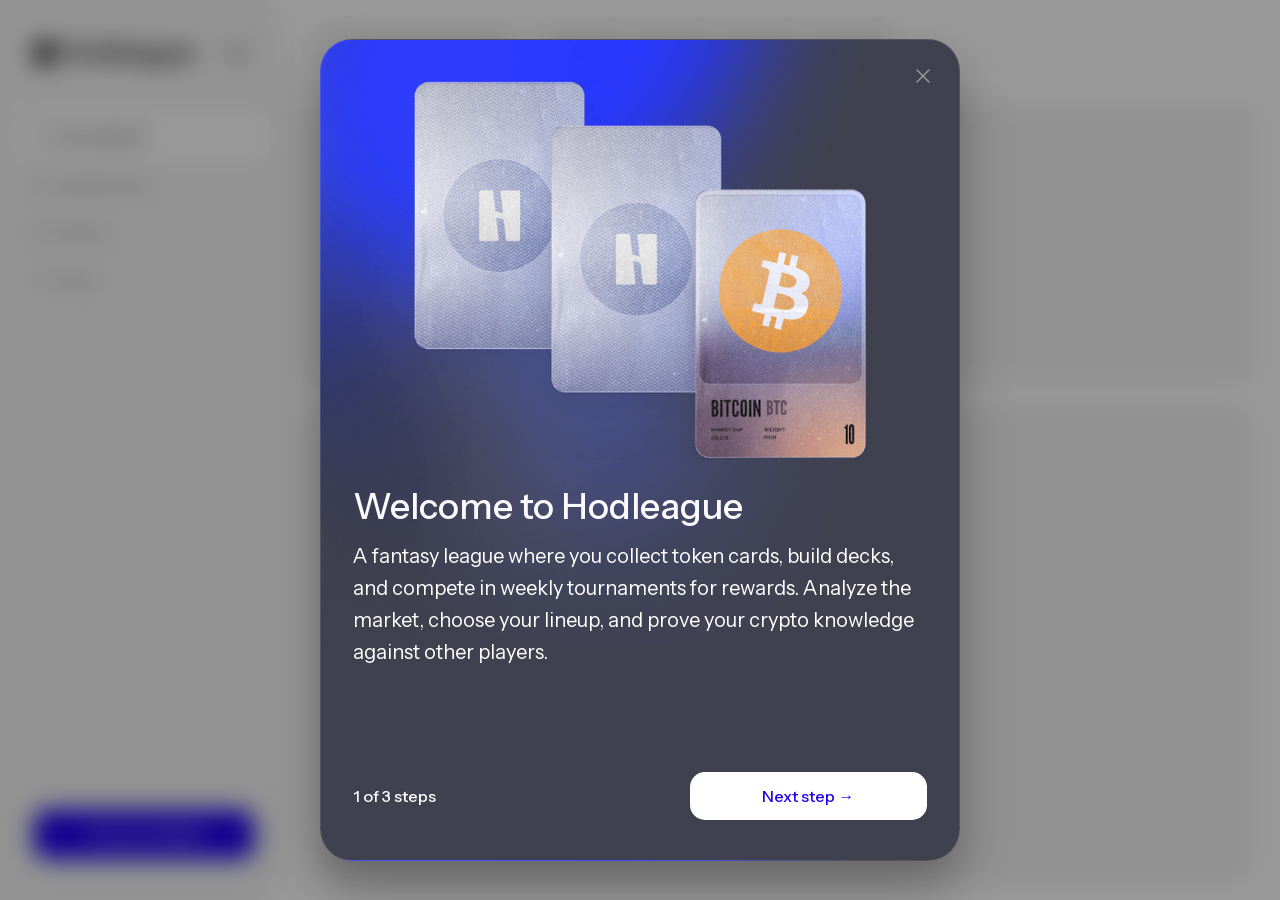
<file: index.html>
<!DOCTYPE html><!--o_m7IAfH6_z_tzOoWQoFh--><html id="__next_error__"><head><meta charSet="utf-8"/><meta name="viewport" content="width=device-width, initial-scale=1"/><link rel="preload" as="script" fetchPriority="low" href="/_next/static/chunks/63ade59f3aead7f6.js"/><script src="/_next/static/chunks/140ba26b47872ab1.js" async=""></script><script src="/_next/static/chunks/8351ad0d72b04055.js" async=""></script><script src="/_next/static/chunks/d662369672b73919.js" async=""></script><script src="/_next/static/chunks/3408b19a2c55ef70.js" async=""></script><script src="/_next/static/chunks/turbopack-77de0213077e0234.js" async=""></script><script src="/_next/static/chunks/ff1a16fafef87110.js" async=""></script><script src="/_next/static/chunks/510d145833bbde48.js" async=""></script><title>Hodleague</title><meta name="description" content="Build your crypto deck, compete in tournaments, and prove you&#x27;re the real alpha. Fantasy league for crypto degens."/><meta name="mobile-web-app-capable" content="yes"/><meta name="apple-mobile-web-app-title" content="Hodleague"/><meta name="apple-mobile-web-app-status-bar-style" content="default"/><meta property="og:title" content="Hodleague"/><meta property="og:description" content="Build your crypto deck, compete in tournaments, and prove you&#x27;re the real alpha. Fantasy league for crypto degens."/><meta property="og:url" content="https://hodleague.com/"/><meta property="og:site_name" content="Hodleague"/><meta property="og:image" content="https://hodleague.com/logo-3.png"/><meta property="og:image:width" content="512"/><meta property="og:image:height" content="512"/><meta property="og:image:alt" content="Hodleague"/><meta property="og:type" content="website"/><meta name="twitter:card" content="summary"/><meta name="twitter:title" content="Hodleague"/><meta name="twitter:description" content="Build your crypto deck, compete in tournaments, and prove you&#x27;re the real alpha. Fantasy league for crypto degens."/><meta name="twitter:image" content="https://hodleague.com/logo-3.png"/><link rel="icon" href="/favicon.ico?favicon.8103ba68.ico" sizes="32x32" type="image/x-icon"/><link rel="icon" href="/logo-3.png"/><link rel="apple-touch-icon" href="/logo-3.png"/><script src="/_next/static/chunks/a6dad97d9634a72d.js" noModule=""></script></head><body><div hidden=""><!--$--><!--/$--></div><script src="/_next/static/chunks/63ade59f3aead7f6.js" id="_R_" async=""></script><script>(self.__next_f=self.__next_f||[]).push([0])</script><script>self.__next_f.push([1,"1:\"$Sreact.fragment\"\n2:I[28739,[\"/_next/static/chunks/a8f911c379ab00cc.js\",\"/_next/static/chunks/82b742aba8b12f30.js\",\"/_next/static/chunks/6341094e89fbcd01.js\",\"/_next/static/chunks/6d7eeb7c8803a522.js\",\"/_next/static/chunks/71e5586d349080dc.js\",\"/_next/static/chunks/0b5d60cfe533b8b3.js\",\"/_next/static/chunks/80078c8785334494.js\",\"/_next/static/chunks/90eede3ed0944cca.js\"],\"Providers\"]\n3:I[39756,[\"/_next/static/chunks/ff1a16fafef87110.js\",\"/_next/static/chunks/510d145833bbde48.js\"],\"default\"]\n4:I[37457,[\"/_next/static/chunks/ff1a16fafef87110.js\",\"/_next/static/chunks/510d145833bbde48.js\"],\"default\"]\n6:I[97367,[\"/_next/static/chunks/ff1a16fafef87110.js\",\"/_next/static/chunks/510d145833bbde48.js\"],\"OutletBoundary\"]\n7:\"$Sreact.suspense\"\n9:I[97367,[\"/_next/static/chunks/ff1a16fafef87110.js\",\"/_next/static/chunks/510d145833bbde48.js\"],\"ViewportBoundary\"]\nb:I[97367,[\"/_next/static/chunks/ff1a16fafef87110.js\",\"/_next/static/chunks/510d145833bbde48.js\"],\"MetadataBoundary\"]\nd:I[68027,[],\"default\"]\n:HL[\"/_next/static/chunks/d229c938bd1a6805.css\",\"style\"]\n:HL[\"/_next/static/media/011cc18608a24a6f-s.p.d92c1f67.woff2\",\"font\",{\"crossOrigin\":\"\",\"type\":\"font/woff2\"}]\n:HL[\"/_next/static/media/f06bf9da926bae75-s.p.c68a79fb.woff2\",\"font\",{\"crossOrigin\":\"\",\"type\":\"font/woff2\"}]\n"])</script><script>self.__next_f.push([1,"0:{\"P\":null,\"b\":\"o_m7IAfH6-z-tzOoWQoFh\",\"c\":[\"\",\"\"],\"q\":\"\",\"i\":false,\"f\":[[[\"\",{\"children\":[\"__PAGE__\",{}]},\"$undefined\",\"$undefined\",true],[[\"$\",\"$1\",\"c\",{\"children\":[[[\"$\",\"link\",\"0\",{\"rel\":\"stylesheet\",\"href\":\"/_next/static/chunks/d229c938bd1a6805.css\",\"precedence\":\"next\",\"crossOrigin\":\"$undefined\",\"nonce\":\"$undefined\"}],[\"$\",\"script\",\"script-0\",{\"src\":\"/_next/static/chunks/a8f911c379ab00cc.js\",\"async\":true,\"nonce\":\"$undefined\"}],[\"$\",\"script\",\"script-1\",{\"src\":\"/_next/static/chunks/82b742aba8b12f30.js\",\"async\":true,\"nonce\":\"$undefined\"}],[\"$\",\"script\",\"script-2\",{\"src\":\"/_next/static/chunks/6341094e89fbcd01.js\",\"async\":true,\"nonce\":\"$undefined\"}],[\"$\",\"script\",\"script-3\",{\"src\":\"/_next/static/chunks/6d7eeb7c8803a522.js\",\"async\":true,\"nonce\":\"$undefined\"}],[\"$\",\"script\",\"script-4\",{\"src\":\"/_next/static/chunks/71e5586d349080dc.js\",\"async\":true,\"nonce\":\"$undefined\"}],[\"$\",\"script\",\"script-5\",{\"src\":\"/_next/static/chunks/0b5d60cfe533b8b3.js\",\"async\":true,\"nonce\":\"$undefined\"}],[\"$\",\"script\",\"script-6\",{\"src\":\"/_next/static/chunks/80078c8785334494.js\",\"async\":true,\"nonce\":\"$undefined\"}],[\"$\",\"script\",\"script-7\",{\"src\":\"/_next/static/chunks/90eede3ed0944cca.js\",\"async\":true,\"nonce\":\"$undefined\"}]],[\"$\",\"html\",null,{\"lang\":\"ru\",\"suppressHydrationWarning\":true,\"children\":[[\"$\",\"head\",null,{\"children\":[[\"$\",\"link\",null,{\"rel\":\"apple-touch-icon\",\"href\":\"/logo-3.png\"}],[\"$\",\"link\",null,{\"rel\":\"icon\",\"href\":\"/logo-3.png\"}],[\"$\",\"meta\",null,{\"name\":\"apple-mobile-web-app-capable\",\"content\":\"yes\"}],[\"$\",\"meta\",null,{\"name\":\"apple-mobile-web-app-title\",\"content\":\"Hodleague\"}],[\"$\",\"meta\",null,{\"name\":\"apple-mobile-web-app-status-bar-style\",\"content\":\"default\"}],[\"$\",\"script\",null,{\"dangerouslySetInnerHTML\":{\"__html\":\"(function(){var p=location.pathname.replace(/\\\\/$/,'')||'/';var b=\\\"\\\";var r=b?p===b||p===b+'/':p===''||p==='/';if(r){location.replace((b?b+'/':'/')+'tournament/'+(location.search||''));}})();\"}}],[\"$\",\"link\",null,{\"rel\":\"preconnect\",\"href\":\"https://avax.back.hodleague.com\",\"crossOrigin\":\"anonymous\"}],[\"$\",\"link\",null,{\"rel\":\"dns-prefetch\",\"href\":\"https://avax.back.hodleague.com\"}],[\"$\",\"script\",null,{\"dangerouslySetInnerHTML\":{\"__html\":\"(function(){var t=localStorage.getItem('hodleague-theme');if(t==='dark')document.documentElement.setAttribute('data-theme','dark');else if(t==='light')document.documentElement.setAttribute('data-theme','light');})();\"}}]]}],[\"$\",\"body\",null,{\"className\":\"instrument_sans_d1ca5634-module__PTTdIG__variable league_gothic_f760cda8-module__BmGifa__variable antialiased\",\"children\":[\"$\",\"$L2\",null,{\"children\":[\"$\",\"$L3\",null,{\"parallelRouterKey\":\"children\",\"error\":\"$undefined\",\"errorStyles\":\"$undefined\",\"errorScripts\":\"$undefined\",\"template\":[\"$\",\"$L4\",null,{}],\"templateStyles\":\"$undefined\",\"templateScripts\":\"$undefined\",\"notFound\":[[[\"$\",\"title\",null,{\"children\":\"404: This page could not be found.\"}],[\"$\",\"div\",null,{\"style\":{\"fontFamily\":\"system-ui,\\\"Segoe UI\\\",Roboto,Helvetica,Arial,sans-serif,\\\"Apple Color Emoji\\\",\\\"Segoe UI Emoji\\\"\",\"height\":\"100vh\",\"textAlign\":\"center\",\"display\":\"flex\",\"flexDirection\":\"column\",\"alignItems\":\"center\",\"justifyContent\":\"center\"},\"children\":[\"$\",\"div\",null,{\"children\":[[\"$\",\"style\",null,{\"dangerouslySetInnerHTML\":{\"__html\":\"body{color:#000;background:#fff;margin:0}.next-error-h1{border-right:1px solid rgba(0,0,0,.3)}@media (prefers-color-scheme:dark){body{color:#fff;background:#000}.next-error-h1{border-right:1px solid rgba(255,255,255,.3)}}\"}}],[\"$\",\"h1\",null,{\"className\":\"next-error-h1\",\"style\":{\"display\":\"inline-block\",\"margin\":\"0 20px 0 0\",\"padding\":\"0 23px 0 0\",\"fontSize\":24,\"fontWeight\":500,\"verticalAlign\":\"top\",\"lineHeight\":\"49px\"},\"children\":404}],[\"$\",\"div\",null,{\"style\":{\"display\":\"inline-block\"},\"children\":[\"$\",\"h2\",null,{\"style\":{\"fontSize\":14,\"fontWeight\":400,\"lineHeight\":\"49px\",\"margin\":0},\"children\":\"This page could not be found.\"}]}]]}]}]],[]],\"forbidden\":\"$undefined\",\"unauthorized\":\"$undefined\"}]}]}]]}]]}],{\"children\":[[\"$\",\"$1\",\"c\",{\"children\":[\"$L5\",null,[\"$\",\"$L6\",null,{\"children\":[\"$\",\"$7\",null,{\"name\":\"Next.MetadataOutlet\",\"children\":\"$@8\"}]}]]}],{},null,false,false]},null,false,false],[\"$\",\"$1\",\"h\",{\"children\":[null,[\"$\",\"$L9\",null,{\"children\":\"$La\"}],[\"$\",\"div\",null,{\"hidden\":true,\"children\":[\"$\",\"$Lb\",null,{\"children\":[\"$\",\"$7\",null,{\"name\":\"Next.Metadata\",\"children\":\"$Lc\"}]}]}],[\"$\",\"meta\",null,{\"name\":\"next-size-adjust\",\"content\":\"\"}]]}],false]],\"m\":\"$undefined\",\"G\":[\"$d\",[]],\"S\":true}\n"])</script><script>self.__next_f.push([1,"5:E{\"digest\":\"NEXT_REDIRECT;replace;/tournament/;307;\"}\n"])</script><script>self.__next_f.push([1,"a:[[\"$\",\"meta\",\"0\",{\"charSet\":\"utf-8\"}],[\"$\",\"meta\",\"1\",{\"name\":\"viewport\",\"content\":\"width=device-width, initial-scale=1\"}]]\n"])</script><script>self.__next_f.push([1,"e:I[27201,[\"/_next/static/chunks/ff1a16fafef87110.js\",\"/_next/static/chunks/510d145833bbde48.js\"],\"IconMark\"]\n8:null\n"])</script><script>self.__next_f.push([1,"c:[[\"$\",\"title\",\"0\",{\"children\":\"Hodleague\"}],[\"$\",\"meta\",\"1\",{\"name\":\"description\",\"content\":\"Build your crypto deck, compete in tournaments, and prove you're the real alpha. Fantasy league for crypto degens.\"}],[\"$\",\"meta\",\"2\",{\"name\":\"mobile-web-app-capable\",\"content\":\"yes\"}],[\"$\",\"meta\",\"3\",{\"name\":\"apple-mobile-web-app-title\",\"content\":\"Hodleague\"}],[\"$\",\"meta\",\"4\",{\"name\":\"apple-mobile-web-app-status-bar-style\",\"content\":\"default\"}],[\"$\",\"meta\",\"5\",{\"property\":\"og:title\",\"content\":\"Hodleague\"}],[\"$\",\"meta\",\"6\",{\"property\":\"og:description\",\"content\":\"Build your crypto deck, compete in tournaments, and prove you're the real alpha. Fantasy league for crypto degens.\"}],[\"$\",\"meta\",\"7\",{\"property\":\"og:url\",\"content\":\"https://hodleague.com/\"}],[\"$\",\"meta\",\"8\",{\"property\":\"og:site_name\",\"content\":\"Hodleague\"}],[\"$\",\"meta\",\"9\",{\"property\":\"og:image\",\"content\":\"https://hodleague.com/logo-3.png\"}],[\"$\",\"meta\",\"10\",{\"property\":\"og:image:width\",\"content\":\"512\"}],[\"$\",\"meta\",\"11\",{\"property\":\"og:image:height\",\"content\":\"512\"}],[\"$\",\"meta\",\"12\",{\"property\":\"og:image:alt\",\"content\":\"Hodleague\"}],[\"$\",\"meta\",\"13\",{\"property\":\"og:type\",\"content\":\"website\"}],[\"$\",\"meta\",\"14\",{\"name\":\"twitter:card\",\"content\":\"summary\"}],[\"$\",\"meta\",\"15\",{\"name\":\"twitter:title\",\"content\":\"Hodleague\"}],[\"$\",\"meta\",\"16\",{\"name\":\"twitter:description\",\"content\":\"Build your crypto deck, compete in tournaments, and prove you're the real alpha. Fantasy league for crypto degens.\"}],[\"$\",\"meta\",\"17\",{\"name\":\"twitter:image\",\"content\":\"https://hodleague.com/logo-3.png\"}],[\"$\",\"link\",\"18\",{\"rel\":\"icon\",\"href\":\"/favicon.ico?favicon.8103ba68.ico\",\"sizes\":\"32x32\",\"type\":\"image/x-icon\"}],[\"$\",\"link\",\"19\",{\"rel\":\"icon\",\"href\":\"/logo-3.png\"}],[\"$\",\"link\",\"20\",{\"rel\":\"apple-touch-icon\",\"href\":\"/logo-3.png\"}],[\"$\",\"$Le\",\"21\",{}]]\n"])</script></body></html>
</file>
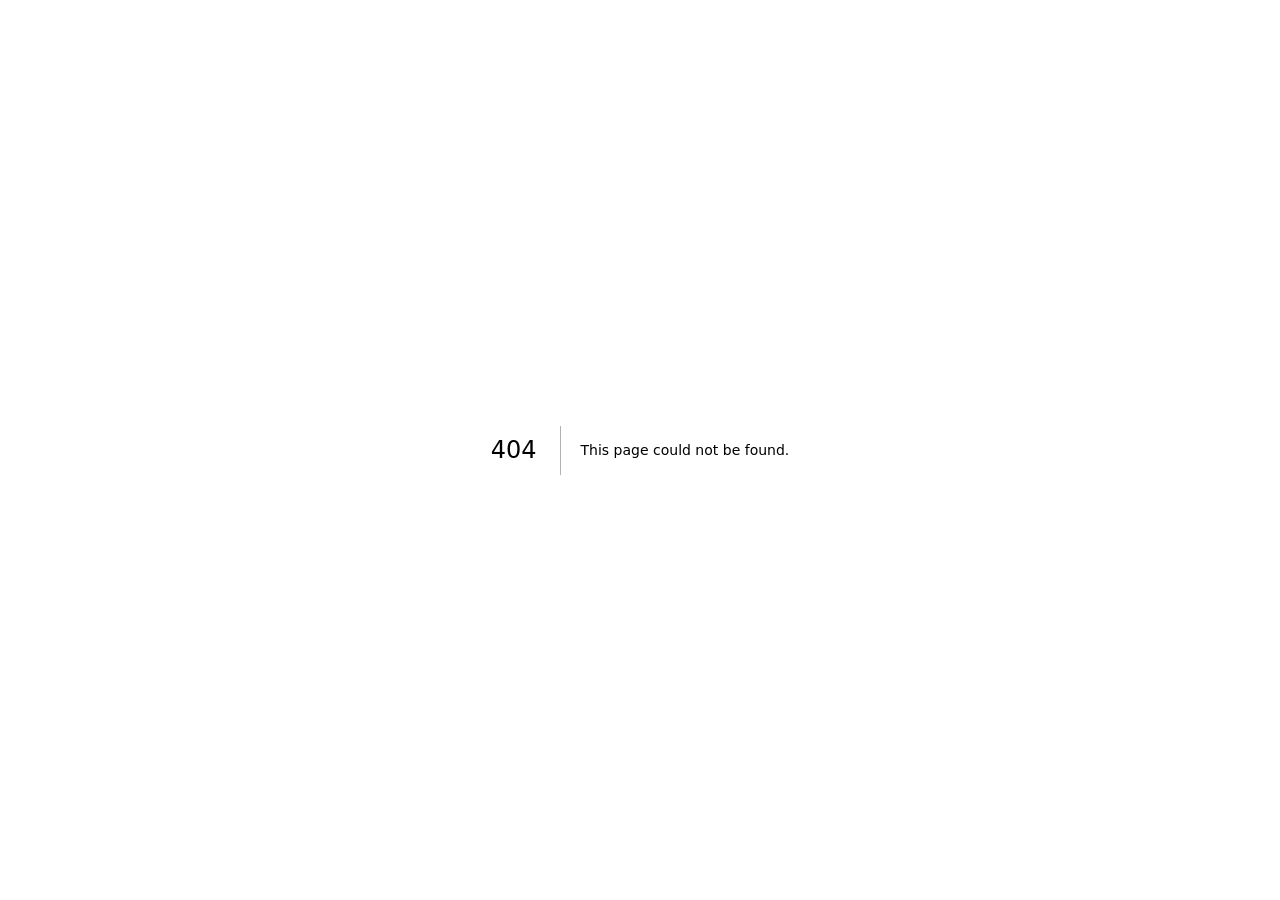
<file: 404/index.html>
<!DOCTYPE html><!--o_m7IAfH6_z_tzOoWQoFh--><html lang="ru"><head><meta charSet="utf-8"/><meta name="viewport" content="width=device-width, initial-scale=1"/><link rel="stylesheet" href="/_next/static/chunks/d229c938bd1a6805.css" data-precedence="next"/><link rel="preload" as="script" fetchPriority="low" href="/_next/static/chunks/63ade59f3aead7f6.js"/><script src="/_next/static/chunks/140ba26b47872ab1.js" async=""></script><script src="/_next/static/chunks/8351ad0d72b04055.js" async=""></script><script src="/_next/static/chunks/d662369672b73919.js" async=""></script><script src="/_next/static/chunks/3408b19a2c55ef70.js" async=""></script><script src="/_next/static/chunks/turbopack-77de0213077e0234.js" async=""></script><script src="/_next/static/chunks/a8f911c379ab00cc.js" async=""></script><script src="/_next/static/chunks/82b742aba8b12f30.js" async=""></script><script src="/_next/static/chunks/6341094e89fbcd01.js" async=""></script><script src="/_next/static/chunks/6d7eeb7c8803a522.js" async=""></script><script src="/_next/static/chunks/71e5586d349080dc.js" async=""></script><script src="/_next/static/chunks/0b5d60cfe533b8b3.js" async=""></script><script src="/_next/static/chunks/80078c8785334494.js" async=""></script><script src="/_next/static/chunks/90eede3ed0944cca.js" async=""></script><script src="/_next/static/chunks/ff1a16fafef87110.js" async=""></script><script src="/_next/static/chunks/510d145833bbde48.js" async=""></script><link rel="apple-touch-icon" href="/logo-3.png"/><link rel="icon" href="/logo-3.png"/><meta name="apple-mobile-web-app-capable" content="yes"/><meta name="apple-mobile-web-app-title" content="Hodleague"/><meta name="apple-mobile-web-app-status-bar-style" content="default"/><link rel="preconnect" href="https://avax.back.hodleague.com" crossorigin="anonymous"/><link rel="dns-prefetch" href="https://avax.back.hodleague.com"/><title>404: This page could not be found.</title><meta name="robots" content="noindex"/><meta name="next-size-adjust" content=""/><title>Hodleague</title><meta name="description" content="Build your crypto deck, compete in tournaments, and prove you&#x27;re the real alpha. Fantasy league for crypto degens."/><meta name="mobile-web-app-capable" content="yes"/><meta name="apple-mobile-web-app-title" content="Hodleague"/><meta name="apple-mobile-web-app-status-bar-style" content="default"/><meta property="og:title" content="Hodleague"/><meta property="og:description" content="Build your crypto deck, compete in tournaments, and prove you&#x27;re the real alpha. Fantasy league for crypto degens."/><meta property="og:url" content="https://hodleague.com/"/><meta property="og:site_name" content="Hodleague"/><meta property="og:image" content="https://hodleague.com/logo-3.png"/><meta property="og:image:width" content="512"/><meta property="og:image:height" content="512"/><meta property="og:image:alt" content="Hodleague"/><meta property="og:type" content="website"/><meta name="twitter:card" content="summary"/><meta name="twitter:title" content="Hodleague"/><meta name="twitter:description" content="Build your crypto deck, compete in tournaments, and prove you&#x27;re the real alpha. Fantasy league for crypto degens."/><meta name="twitter:image" content="https://hodleague.com/logo-3.png"/><link rel="icon" href="/favicon.ico?favicon.8103ba68.ico" sizes="32x32" type="image/x-icon"/><link rel="icon" href="/logo-3.png"/><link rel="apple-touch-icon" href="/logo-3.png"/><script>(function(){var p=location.pathname.replace(/\/$/,'')||'/';var b="";var r=b?p===b||p===b+'/':p===''||p==='/';if(r){location.replace((b?b+'/':'/')+'tournament/'+(location.search||''));}})();</script><script>(function(){var t=localStorage.getItem('hodleague-theme');if(t==='dark')document.documentElement.setAttribute('data-theme','dark');else if(t==='light')document.documentElement.setAttribute('data-theme','light');})();</script><script src="/_next/static/chunks/a6dad97d9634a72d.js" noModule=""></script></head><body class="instrument_sans_d1ca5634-module__PTTdIG__variable league_gothic_f760cda8-module__BmGifa__variable antialiased"><div hidden=""><!--$--><!--/$--></div><!--$!--><template data-dgst="BAILOUT_TO_CLIENT_SIDE_RENDERING"></template><!--/$--><div style="font-family:system-ui,&quot;Segoe UI&quot;,Roboto,Helvetica,Arial,sans-serif,&quot;Apple Color Emoji&quot;,&quot;Segoe UI Emoji&quot;;height:100vh;text-align:center;display:flex;flex-direction:column;align-items:center;justify-content:center"><div><style>body{color:#000;background:#fff;margin:0}.next-error-h1{border-right:1px solid rgba(0,0,0,.3)}@media (prefers-color-scheme:dark){body{color:#fff;background:#000}.next-error-h1{border-right:1px solid rgba(255,255,255,.3)}}</style><h1 class="next-error-h1" style="display:inline-block;margin:0 20px 0 0;padding:0 23px 0 0;font-size:24px;font-weight:500;vertical-align:top;line-height:49px">404</h1><div style="display:inline-block"><h2 style="font-size:14px;font-weight:400;line-height:49px;margin:0">This page could not be found.</h2></div></div></div><!--$--><!--/$--><script src="/_next/static/chunks/63ade59f3aead7f6.js" id="_R_" async=""></script><script>(self.__next_f=self.__next_f||[]).push([0])</script><script>self.__next_f.push([1,"1:\"$Sreact.fragment\"\n2:I[28739,[\"/_next/static/chunks/a8f911c379ab00cc.js\",\"/_next/static/chunks/82b742aba8b12f30.js\",\"/_next/static/chunks/6341094e89fbcd01.js\",\"/_next/static/chunks/6d7eeb7c8803a522.js\",\"/_next/static/chunks/71e5586d349080dc.js\",\"/_next/static/chunks/0b5d60cfe533b8b3.js\",\"/_next/static/chunks/80078c8785334494.js\",\"/_next/static/chunks/90eede3ed0944cca.js\"],\"Providers\"]\n3:I[39756,[\"/_next/static/chunks/ff1a16fafef87110.js\",\"/_next/static/chunks/510d145833bbde48.js\"],\"default\"]\n4:I[37457,[\"/_next/static/chunks/ff1a16fafef87110.js\",\"/_next/static/chunks/510d145833bbde48.js\"],\"default\"]\n9:I[68027,[\"/_next/static/chunks/ff1a16fafef87110.js\",\"/_next/static/chunks/510d145833bbde48.js\"],\"default\"]\n:HL[\"/_next/static/chunks/d229c938bd1a6805.css\",\"style\"]\n"])</script><script>self.__next_f.push([1,"0:{\"P\":null,\"b\":\"o_m7IAfH6-z-tzOoWQoFh\",\"c\":[\"\",\"_not-found\",\"\"],\"q\":\"\",\"i\":false,\"f\":[[[\"\",{\"children\":[\"/_not-found\",{\"children\":[\"__PAGE__\",{}]}]},\"$undefined\",\"$undefined\",true],[[\"$\",\"$1\",\"c\",{\"children\":[[[\"$\",\"link\",\"0\",{\"rel\":\"stylesheet\",\"href\":\"/_next/static/chunks/d229c938bd1a6805.css\",\"precedence\":\"next\",\"crossOrigin\":\"$undefined\",\"nonce\":\"$undefined\"}],[\"$\",\"script\",\"script-0\",{\"src\":\"/_next/static/chunks/a8f911c379ab00cc.js\",\"async\":true,\"nonce\":\"$undefined\"}],[\"$\",\"script\",\"script-1\",{\"src\":\"/_next/static/chunks/82b742aba8b12f30.js\",\"async\":true,\"nonce\":\"$undefined\"}],[\"$\",\"script\",\"script-2\",{\"src\":\"/_next/static/chunks/6341094e89fbcd01.js\",\"async\":true,\"nonce\":\"$undefined\"}],[\"$\",\"script\",\"script-3\",{\"src\":\"/_next/static/chunks/6d7eeb7c8803a522.js\",\"async\":true,\"nonce\":\"$undefined\"}],[\"$\",\"script\",\"script-4\",{\"src\":\"/_next/static/chunks/71e5586d349080dc.js\",\"async\":true,\"nonce\":\"$undefined\"}],[\"$\",\"script\",\"script-5\",{\"src\":\"/_next/static/chunks/0b5d60cfe533b8b3.js\",\"async\":true,\"nonce\":\"$undefined\"}],[\"$\",\"script\",\"script-6\",{\"src\":\"/_next/static/chunks/80078c8785334494.js\",\"async\":true,\"nonce\":\"$undefined\"}],[\"$\",\"script\",\"script-7\",{\"src\":\"/_next/static/chunks/90eede3ed0944cca.js\",\"async\":true,\"nonce\":\"$undefined\"}]],[\"$\",\"html\",null,{\"lang\":\"ru\",\"suppressHydrationWarning\":true,\"children\":[[\"$\",\"head\",null,{\"children\":[[\"$\",\"link\",null,{\"rel\":\"apple-touch-icon\",\"href\":\"/logo-3.png\"}],[\"$\",\"link\",null,{\"rel\":\"icon\",\"href\":\"/logo-3.png\"}],[\"$\",\"meta\",null,{\"name\":\"apple-mobile-web-app-capable\",\"content\":\"yes\"}],[\"$\",\"meta\",null,{\"name\":\"apple-mobile-web-app-title\",\"content\":\"Hodleague\"}],[\"$\",\"meta\",null,{\"name\":\"apple-mobile-web-app-status-bar-style\",\"content\":\"default\"}],[\"$\",\"script\",null,{\"dangerouslySetInnerHTML\":{\"__html\":\"(function(){var p=location.pathname.replace(/\\\\/$/,'')||'/';var b=\\\"\\\";var r=b?p===b||p===b+'/':p===''||p==='/';if(r){location.replace((b?b+'/':'/')+'tournament/'+(location.search||''));}})();\"}}],[\"$\",\"link\",null,{\"rel\":\"preconnect\",\"href\":\"https://avax.back.hodleague.com\",\"crossOrigin\":\"anonymous\"}],[\"$\",\"link\",null,{\"rel\":\"dns-prefetch\",\"href\":\"https://avax.back.hodleague.com\"}],[\"$\",\"script\",null,{\"dangerouslySetInnerHTML\":{\"__html\":\"(function(){var t=localStorage.getItem('hodleague-theme');if(t==='dark')document.documentElement.setAttribute('data-theme','dark');else if(t==='light')document.documentElement.setAttribute('data-theme','light');})();\"}}]]}],[\"$\",\"body\",null,{\"className\":\"instrument_sans_d1ca5634-module__PTTdIG__variable league_gothic_f760cda8-module__BmGifa__variable antialiased\",\"children\":[\"$\",\"$L2\",null,{\"children\":[\"$\",\"$L3\",null,{\"parallelRouterKey\":\"children\",\"error\":\"$undefined\",\"errorStyles\":\"$undefined\",\"errorScripts\":\"$undefined\",\"template\":[\"$\",\"$L4\",null,{}],\"templateStyles\":\"$undefined\",\"templateScripts\":\"$undefined\",\"notFound\":[[[\"$\",\"title\",null,{\"children\":\"404: This page could not be found.\"}],[\"$\",\"div\",null,{\"style\":{\"fontFamily\":\"system-ui,\\\"Segoe UI\\\",Roboto,Helvetica,Arial,sans-serif,\\\"Apple Color Emoji\\\",\\\"Segoe UI Emoji\\\"\",\"height\":\"100vh\",\"textAlign\":\"center\",\"display\":\"flex\",\"flexDirection\":\"column\",\"alignItems\":\"center\",\"justifyContent\":\"center\"},\"children\":[\"$\",\"div\",null,{\"children\":[[\"$\",\"style\",null,{\"dangerouslySetInnerHTML\":{\"__html\":\"body{color:#000;background:#fff;margin:0}.next-error-h1{border-right:1px solid rgba(0,0,0,.3)}@media (prefers-color-scheme:dark){body{color:#fff;background:#000}.next-error-h1{border-right:1px solid rgba(255,255,255,.3)}}\"}}],[\"$\",\"h1\",null,{\"className\":\"next-error-h1\",\"style\":{\"display\":\"inline-block\",\"margin\":\"0 20px 0 0\",\"padding\":\"0 23px 0 0\",\"fontSize\":24,\"fontWeight\":500,\"verticalAlign\":\"top\",\"lineHeight\":\"49px\"},\"children\":404}],[\"$\",\"div\",null,{\"style\":{\"display\":\"inline-block\"},\"children\":[\"$\",\"h2\",null,{\"style\":{\"fontSize\":14,\"fontWeight\":400,\"lineHeight\":\"49px\",\"margin\":0},\"children\":\"This page could not be found.\"}]}]]}]}]],[]],\"forbidden\":\"$undefined\",\"unauthorized\":\"$undefined\"}]}]}]]}]]}],{\"children\":[[\"$\",\"$1\",\"c\",{\"children\":[null,[\"$\",\"$L3\",null,{\"parallelRouterKey\":\"children\",\"error\":\"$undefined\",\"errorStyles\":\"$undefined\",\"errorScripts\":\"$undefined\",\"template\":[\"$\",\"$L4\",null,{}],\"templateStyles\":\"$undefined\",\"templateScripts\":\"$undefined\",\"notFound\":\"$undefined\",\"forbidden\":\"$undefined\",\"unauthorized\":\"$undefined\"}]]}],{\"children\":[[\"$\",\"$1\",\"c\",{\"children\":[[[\"$\",\"title\",null,{\"children\":\"404: This page could not be found.\"}],[\"$\",\"div\",null,{\"style\":\"$0:f:0:1:0:props:children:1:props:children:1:props:children:props:children:props:notFound:0:1:props:style\",\"children\":[\"$\",\"div\",null,{\"children\":[[\"$\",\"style\",null,{\"dangerouslySetInnerHTML\":{\"__html\":\"body{color:#000;background:#fff;margin:0}.next-error-h1{border-right:1px solid rgba(0,0,0,.3)}@media (prefers-color-scheme:dark){body{color:#fff;background:#000}.next-error-h1{border-right:1px solid rgba(255,255,255,.3)}}\"}}],\"$L5\",\"$L6\"]}]}]],null,\"$L7\"]}],{},null,false,false]},null,false,false]},null,false,false],\"$L8\",false]],\"m\":\"$undefined\",\"G\":[\"$9\",\"$undefined\"],\"S\":true}\n"])</script><script>self.__next_f.push([1,"a:I[97367,[\"/_next/static/chunks/ff1a16fafef87110.js\",\"/_next/static/chunks/510d145833bbde48.js\"],\"OutletBoundary\"]\nb:\"$Sreact.suspense\"\nd:I[97367,[\"/_next/static/chunks/ff1a16fafef87110.js\",\"/_next/static/chunks/510d145833bbde48.js\"],\"ViewportBoundary\"]\nf:I[97367,[\"/_next/static/chunks/ff1a16fafef87110.js\",\"/_next/static/chunks/510d145833bbde48.js\"],\"MetadataBoundary\"]\n5:[\"$\",\"h1\",null,{\"className\":\"next-error-h1\",\"style\":\"$0:f:0:1:0:props:children:1:props:children:1:props:children:props:children:props:notFound:0:1:props:children:props:children:1:props:style\",\"children\":404}]\n6:[\"$\",\"div\",null,{\"style\":\"$0:f:0:1:0:props:children:1:props:children:1:props:children:props:children:props:notFound:0:1:props:children:props:children:2:props:style\",\"children\":[\"$\",\"h2\",null,{\"style\":\"$0:f:0:1:0:props:children:1:props:children:1:props:children:props:children:props:notFound:0:1:props:children:props:children:2:props:children:props:style\",\"children\":\"This page could not be found.\"}]}]\n7:[\"$\",\"$La\",null,{\"children\":[\"$\",\"$b\",null,{\"name\":\"Next.MetadataOutlet\",\"children\":\"$@c\"}]}]\n8:[\"$\",\"$1\",\"h\",{\"children\":[[\"$\",\"meta\",null,{\"name\":\"robots\",\"content\":\"noindex\"}],[\"$\",\"$Ld\",null,{\"children\":\"$Le\"}],[\"$\",\"div\",null,{\"hidden\":true,\"children\":[\"$\",\"$Lf\",null,{\"children\":[\"$\",\"$b\",null,{\"name\":\"Next.Metadata\",\"children\":\"$L10\"}]}]}],[\"$\",\"meta\",null,{\"name\":\"next-size-adjust\",\"content\":\"\"}]]}]\n"])</script><script>self.__next_f.push([1,"e:[[\"$\",\"meta\",\"0\",{\"charSet\":\"utf-8\"}],[\"$\",\"meta\",\"1\",{\"name\":\"viewport\",\"content\":\"width=device-width, initial-scale=1\"}]]\n"])</script><script>self.__next_f.push([1,"11:I[27201,[\"/_next/static/chunks/ff1a16fafef87110.js\",\"/_next/static/chunks/510d145833bbde48.js\"],\"IconMark\"]\nc:null\n"])</script><script>self.__next_f.push([1,"10:[[\"$\",\"title\",\"0\",{\"children\":\"Hodleague\"}],[\"$\",\"meta\",\"1\",{\"name\":\"description\",\"content\":\"Build your crypto deck, compete in tournaments, and prove you're the real alpha. Fantasy league for crypto degens.\"}],[\"$\",\"meta\",\"2\",{\"name\":\"mobile-web-app-capable\",\"content\":\"yes\"}],[\"$\",\"meta\",\"3\",{\"name\":\"apple-mobile-web-app-title\",\"content\":\"Hodleague\"}],[\"$\",\"meta\",\"4\",{\"name\":\"apple-mobile-web-app-status-bar-style\",\"content\":\"default\"}],[\"$\",\"meta\",\"5\",{\"property\":\"og:title\",\"content\":\"Hodleague\"}],[\"$\",\"meta\",\"6\",{\"property\":\"og:description\",\"content\":\"Build your crypto deck, compete in tournaments, and prove you're the real alpha. Fantasy league for crypto degens.\"}],[\"$\",\"meta\",\"7\",{\"property\":\"og:url\",\"content\":\"https://hodleague.com/\"}],[\"$\",\"meta\",\"8\",{\"property\":\"og:site_name\",\"content\":\"Hodleague\"}],[\"$\",\"meta\",\"9\",{\"property\":\"og:image\",\"content\":\"https://hodleague.com/logo-3.png\"}],[\"$\",\"meta\",\"10\",{\"property\":\"og:image:width\",\"content\":\"512\"}],[\"$\",\"meta\",\"11\",{\"property\":\"og:image:height\",\"content\":\"512\"}],[\"$\",\"meta\",\"12\",{\"property\":\"og:image:alt\",\"content\":\"Hodleague\"}],[\"$\",\"meta\",\"13\",{\"property\":\"og:type\",\"content\":\"website\"}],[\"$\",\"meta\",\"14\",{\"name\":\"twitter:card\",\"content\":\"summary\"}],[\"$\",\"meta\",\"15\",{\"name\":\"twitter:title\",\"content\":\"Hodleague\"}],[\"$\",\"meta\",\"16\",{\"name\":\"twitter:description\",\"content\":\"Build your crypto deck, compete in tournaments, and prove you're the real alpha. Fantasy league for crypto degens.\"}],[\"$\",\"meta\",\"17\",{\"name\":\"twitter:image\",\"content\":\"https://hodleague.com/logo-3.png\"}],[\"$\",\"link\",\"18\",{\"rel\":\"icon\",\"href\":\"/favicon.ico?favicon.8103ba68.ico\",\"sizes\":\"32x32\",\"type\":\"image/x-icon\"}],[\"$\",\"link\",\"19\",{\"rel\":\"icon\",\"href\":\"/logo-3.png\"}],[\"$\",\"link\",\"20\",{\"rel\":\"apple-touch-icon\",\"href\":\"/logo-3.png\"}],[\"$\",\"$L11\",\"21\",{}]]\n"])</script></body></html>
</file>
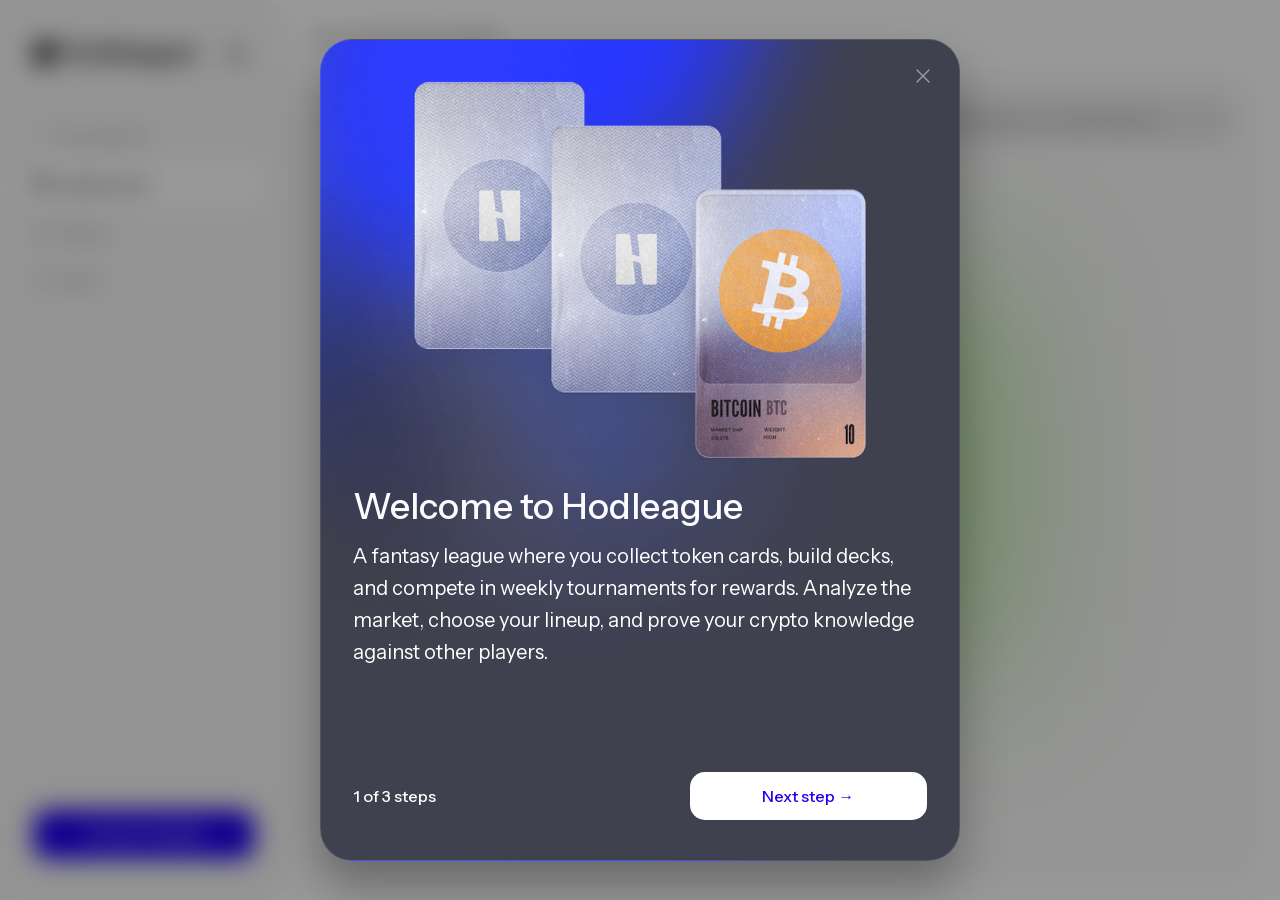
<file: leaderboard/index.html>
<!DOCTYPE html><!--o_m7IAfH6_z_tzOoWQoFh--><html lang="ru"><head><meta charSet="utf-8"/><meta name="viewport" content="width=device-width, initial-scale=1"/><link rel="preload" href="/_next/static/media/011cc18608a24a6f-s.p.d92c1f67.woff2" as="font" crossorigin="" type="font/woff2"/><link rel="preload" href="/_next/static/media/f06bf9da926bae75-s.p.c68a79fb.woff2" as="font" crossorigin="" type="font/woff2"/><link rel="stylesheet" href="/_next/static/chunks/d229c938bd1a6805.css" data-precedence="next"/><link rel="preload" as="script" fetchPriority="low" href="/_next/static/chunks/63ade59f3aead7f6.js"/><script src="/_next/static/chunks/140ba26b47872ab1.js" async=""></script><script src="/_next/static/chunks/8351ad0d72b04055.js" async=""></script><script src="/_next/static/chunks/d662369672b73919.js" async=""></script><script src="/_next/static/chunks/3408b19a2c55ef70.js" async=""></script><script src="/_next/static/chunks/turbopack-77de0213077e0234.js" async=""></script><script src="/_next/static/chunks/a8f911c379ab00cc.js" async=""></script><script src="/_next/static/chunks/82b742aba8b12f30.js" async=""></script><script src="/_next/static/chunks/6341094e89fbcd01.js" async=""></script><script src="/_next/static/chunks/6d7eeb7c8803a522.js" async=""></script><script src="/_next/static/chunks/71e5586d349080dc.js" async=""></script><script src="/_next/static/chunks/0b5d60cfe533b8b3.js" async=""></script><script src="/_next/static/chunks/80078c8785334494.js" async=""></script><script src="/_next/static/chunks/90eede3ed0944cca.js" async=""></script><script src="/_next/static/chunks/ff1a16fafef87110.js" async=""></script><script src="/_next/static/chunks/510d145833bbde48.js" async=""></script><script src="/_next/static/chunks/f7a240edbc20b083.js" async=""></script><script src="/_next/static/chunks/50ba3d4faadbf1dd.js" async=""></script><script src="/_next/static/chunks/b7ae27b6afc3e50e.js" async=""></script><script src="/_next/static/chunks/f4a3ed5bd438377d.js" async=""></script><link rel="apple-touch-icon" href="/logo-3.png"/><link rel="icon" href="/logo-3.png"/><meta name="apple-mobile-web-app-capable" content="yes"/><meta name="apple-mobile-web-app-title" content="Hodleague"/><meta name="apple-mobile-web-app-status-bar-style" content="default"/><link rel="preconnect" href="https://avax.back.hodleague.com" crossorigin="anonymous"/><link rel="dns-prefetch" href="https://avax.back.hodleague.com"/><meta name="next-size-adjust" content=""/><title>Hodleague</title><meta name="description" content="Build your crypto deck, compete in tournaments, and prove you&#x27;re the real alpha. Fantasy league for crypto degens."/><meta name="mobile-web-app-capable" content="yes"/><meta name="apple-mobile-web-app-title" content="Hodleague"/><meta name="apple-mobile-web-app-status-bar-style" content="default"/><meta property="og:title" content="Hodleague"/><meta property="og:description" content="Build your crypto deck, compete in tournaments, and prove you&#x27;re the real alpha. Fantasy league for crypto degens."/><meta property="og:url" content="https://hodleague.com/"/><meta property="og:site_name" content="Hodleague"/><meta property="og:image" content="https://hodleague.com/logo-3.png"/><meta property="og:image:width" content="512"/><meta property="og:image:height" content="512"/><meta property="og:image:alt" content="Hodleague"/><meta property="og:type" content="website"/><meta name="twitter:card" content="summary"/><meta name="twitter:title" content="Hodleague"/><meta name="twitter:description" content="Build your crypto deck, compete in tournaments, and prove you&#x27;re the real alpha. Fantasy league for crypto degens."/><meta name="twitter:image" content="https://hodleague.com/logo-3.png"/><link rel="icon" href="/favicon.ico?favicon.8103ba68.ico" sizes="32x32" type="image/x-icon"/><link rel="icon" href="/logo-3.png"/><link rel="apple-touch-icon" href="/logo-3.png"/><script>(function(){var p=location.pathname.replace(/\/$/,'')||'/';var b="";var r=b?p===b||p===b+'/':p===''||p==='/';if(r){location.replace((b?b+'/':'/')+'tournament/'+(location.search||''));}})();</script><script>(function(){var t=localStorage.getItem('hodleague-theme');if(t==='dark')document.documentElement.setAttribute('data-theme','dark');else if(t==='light')document.documentElement.setAttribute('data-theme','light');})();</script><script src="/_next/static/chunks/a6dad97d9634a72d.js" noModule=""></script></head><body class="instrument_sans_d1ca5634-module__PTTdIG__variable league_gothic_f760cda8-module__BmGifa__variable antialiased"><div hidden=""><!--$--><!--/$--></div><!--$!--><template data-dgst="BAILOUT_TO_CLIENT_SIDE_RENDERING"></template><!--/$--><div class="flex h-dvh bg-[var(--background)]"><div class="md:hidden fixed top-0 left-0 right-0 z-[60] flex items-center justify-between gap-2 px-6 py-4 touch-none select-none bg-transparent backdrop-blur-[75px] rounded-br-[30px]"><div class="flex items-center gap-2 min-w-0 flex-1" data-ph-capture-attribute-button="page-header-menu"><div class="w-[24px] h-[24px] text-[var(--text-primary)] flex items-center justify-center overflow-hidden shrink-0 "><svg width="12" height="14" viewBox="0 0 12 14" fill="none" xmlns="http://www.w3.org/2000/svg" class="w-full h-full"><path d="M6.41047 2.35023e-08C6.12406 1.09829e-08 5.90162 0.249602 5.93447 0.534121L7.44135 13.5852C7.46927 13.8269 7.67398 14.0094 7.91735 14.0094L10.8684 14.0094C11.133 14.0094 11.3475 13.7949 11.3475 13.5302L11.3475 0.479161C11.3475 0.214527 11.133 2.2993e-07 10.8684 2.18363e-07L6.41047 2.35023e-08Z" fill="currentColor"></path><path d="M4.93694 14.0098C5.22335 14.0098 5.44579 13.7602 5.41294 13.4756L3.90606 0.424584C3.87814 0.182819 3.67343 0.000380437 3.43006 0.000380427L0.479051 0.000380298C0.214417 0.000380286 -0.0001105 0.214908 -0.000110512 0.479542L-0.000111082 13.5306C-0.000111094 13.7952 0.214417 14.0098 0.47905 14.0098L4.93694 14.0098Z" fill="currentColor"></path><rect x="4.00781" y="5.53418" width="4.06272" height="1.68113" transform="rotate(15 4.00781 5.53418)" fill="currentColor"></rect></svg></div><span class="text-xl font-medium text-[var(--text-primary)] truncate">Leaderboard</span></div><div class="flex items-center gap-1"><button type="button" data-ph-capture-attribute-button="theme-toggle" class="p-2 rounded-lg hover:bg-[var(--surface-hover)] transition-colors text-[var(--text-primary)]" aria-label="Enable dark theme" title="Dark theme"><svg width="20" height="20" viewBox="0 0 24 24" fill="none" stroke="currentColor" stroke-width="2" stroke-linecap="round" stroke-linejoin="round"><path d="M21 12.79A9 9 0 1 1 11.21 3 7 7 0 0 0 21 12.79z"></path></svg></button><button class="relative p-2 -m-2 hover:bg-[var(--sidebar-hover)] rounded-lg transition-colors w-10 h-10 flex items-center justify-center" aria-label="Open menu" data-ph-capture-attribute-button="mobile-menu-toggle"><svg class="absolute w-6 h-6 text-[var(--text-primary)] transition-all duration-300 opacity-100 rotate-0 scale-100" fill="none" stroke="currentColor" viewBox="0 0 24 24"><path stroke-linecap="round" stroke-linejoin="round" stroke-width="2" d="M4 6h16M4 12h16M4 18h16"></path></svg><svg class="absolute w-6 h-6 text-[var(--text-primary)] transition-all duration-300 opacity-0 -rotate-90 scale-0" fill="none" stroke="currentColor" viewBox="0 0 24 24"><path stroke-linecap="round" stroke-linejoin="round" stroke-width="2" d="M6 18L18 6M6 6l12 12"></path></svg></button></div></div><aside class="
        w-72 bg-[var(--sidebar-bg)] flex flex-col h-dvh fixed left-0 top-0 rounded-r-[30px] border border-[var(--border-subtle)] backdrop-blur-[75px] z-50
        transform transition-transform duration-300 ease-in-out
        -translate-x-full
        md:translate-x-0 md:static
      "><div class="px-8 pt-8 flex items-center justify-between shrink-0 hidden display-none md:flex"><div class="flex items-center gap-1"><div class="w-[24px] h-[24px] text-[var(--text-primary)] flex items-center justify-center overflow-hidden shrink-0 "><svg width="12" height="14" viewBox="0 0 12 14" fill="none" xmlns="http://www.w3.org/2000/svg" class="w-full h-full"><path d="M6.41047 2.35023e-08C6.12406 1.09829e-08 5.90162 0.249602 5.93447 0.534121L7.44135 13.5852C7.46927 13.8269 7.67398 14.0094 7.91735 14.0094L10.8684 14.0094C11.133 14.0094 11.3475 13.7949 11.3475 13.5302L11.3475 0.479161C11.3475 0.214527 11.133 2.2993e-07 10.8684 2.18363e-07L6.41047 2.35023e-08Z" fill="currentColor"></path><path d="M4.93694 14.0098C5.22335 14.0098 5.44579 13.7602 5.41294 13.4756L3.90606 0.424584C3.87814 0.182819 3.67343 0.000380437 3.43006 0.000380427L0.479051 0.000380298C0.214417 0.000380286 -0.0001105 0.214908 -0.000110512 0.479542L-0.000111082 13.5306C-0.000111094 13.7952 0.214417 14.0098 0.47905 14.0098L4.93694 14.0098Z" fill="currentColor"></path><rect x="4.00781" y="5.53418" width="4.06272" height="1.68113" transform="rotate(15 4.00781 5.53418)" fill="currentColor"></rect></svg></div><span class="text-[26px] font-medium text-[var(--text-primary)]">Hodleague</span></div><div class="hidden md:block shrink-0"><button type="button" data-ph-capture-attribute-button="theme-toggle" class="p-2 rounded-lg hover:bg-[var(--surface-hover)] transition-colors text-[var(--text-primary)]" aria-label="Enable dark theme" title="Dark theme"><svg width="20" height="20" viewBox="0 0 24 24" fill="none" stroke="currentColor" stroke-width="2" stroke-linecap="round" stroke-linejoin="round"><path d="M21 12.79A9 9 0 1 1 11.21 3 7 7 0 0 0 21 12.79z"></path></svg></button></div><button class="md:hidden p-2 hover:bg-[var(--surface-hover)] rounded-lg transition-colors" aria-label="Close menu" data-ph-capture-attribute-button="sidebar-close"><svg class="w-6 h-6 text-[var(--text-primary)]" fill="none" stroke="currentColor" viewBox="0 0 24 24"><path stroke-linecap="round" stroke-linejoin="round" stroke-width="2" d="M6 18L18 6M6 6l12 12"></path></svg></button></div><nav class="flex-1 px-4  pt-16 md:pt-10"><ul class="space-y-0"><li><a data-ph-capture-attribute-button="nav-tournament" class="flex items-center gap-[5px] px-2 md:px-4 py-2 h-12 rounded-[30px] transition-colors text-[var(--nav-item-inactive)] hover:text-[var(--nav-item-inactive-hover)]" href="/tournament/"><svg width="16" height="16" viewBox="0 0 22 22" fill="none" xmlns="http://www.w3.org/2000/svg"><g clip-path="url(#clip0_169_7249)"><path d="M4.39893 10.2377L5.37499 13.8804M5.37499 13.8804L9.01773 12.9043M5.37499 13.8804L10.7083 4.64278M17.4579 11.6188L16.4818 7.97611M16.4818 7.97611L12.8391 8.95218M16.4818 7.97611L11.1485 17.2137" stroke="var(--nav-item-inactive)" stroke-opacity="0.5" stroke-width="1.33333" stroke-linecap="round" stroke-linejoin="round"></path></g><defs><clipPath id="clip0_169_7249"><rect width="16" height="16" fill="white" transform="translate(8) rotate(30)"></rect></clipPath></defs></svg><span class="text-[16px]">Tournament</span></a></li><li><a data-ph-capture-attribute-button="nav-leaderboard" class="flex items-center gap-[5px] px-2 md:px-4 py-2 h-12 rounded-[30px] transition-colors bg-[var(--nav-item-active-bg)] text-[var(--nav-item-active-text)]" href="/leaderboard/"><svg width="16" height="16" viewBox="0 0 16 16" fill="none" xmlns="http://www.w3.org/2000/svg"><g clip-path="url(#clip0_169_7255)"><path d="M4.8068 10L1.77347 4.76004C1.64267 4.53396 1.58115 4.27443 1.59656 4.01369C1.61197 3.75295 1.70362 3.50248 1.86013 3.29337L2.93347 1.86671C3.05766 1.70111 3.21871 1.56671 3.40385 1.47414C3.58899 1.38157 3.79314 1.33337 4.00013 1.33337H12.0001C12.2071 1.33337 12.4113 1.38157 12.5964 1.47414C12.7816 1.56671 12.9426 1.70111 13.0668 1.86671L14.1335 3.29337C14.291 3.50181 14.3839 3.75194 14.4004 4.01269C14.417 4.27344 14.3567 4.53332 14.2268 4.76004L11.1935 10M7.33357 8.00001L3.41357 1.46667M8.66683 8.00001L12.5868 1.46667M5.3335 4.66671H10.6668M8.00016 12V10.6667H7.66683M11.3335 11.3334C11.3335 13.1743 9.84111 14.6667 8.00016 14.6667C6.15921 14.6667 4.66683 13.1743 4.66683 11.3334C4.66683 9.49242 6.15921 8.00004 8.00016 8.00004C9.84111 8.00004 11.3335 9.49242 11.3335 11.3334Z" stroke="var(--nav-item-active-text)" stroke-opacity="1" stroke-width="1.33333" stroke-linecap="round" stroke-linejoin="round"></path></g><defs><clipPath id="clip0_169_7255"><rect width="16" height="16" fill="white"></rect></clipPath></defs></svg><span class="text-[16px]">Leaderboard</span></a></li><li><a data-ph-capture-attribute-button="nav-tokens" class="flex items-center gap-[5px] px-2 md:px-4 py-2 h-12 rounded-[30px] transition-colors text-[var(--nav-item-inactive)] hover:text-[var(--nav-item-inactive-hover)]" href="/tokens/"><svg width="16" height="16" viewBox="0 0 16 16" fill="none" xmlns="http://www.w3.org/2000/svg"><g fill="var(--nav-item-inactive)" fill-opacity="0.5" fill-rule="evenodd" clip-rule="evenodd"><path d="M5.791 3.318L3.316 5.793a1 1 0 000 1.414l2.475 2.475a1 1 0 001.415 0L9.68 7.207a1 1 0 000-1.414L7.206 3.318a1 1 0 00-1.415 0zm.707 4.95L4.731 6.5l1.767-1.768L8.266 6.5 6.498 8.268z"></path><path d="M0 6.5a6.5 6.5 0 0112.346-2.845 6.5 6.5 0 11-8.691 8.691A6.5 6.5 0 010 6.5zm6.5-5a5 5 0 100 10 5 5 0 000-10zm6.5 5c0-.201-.01-.4-.027-.597a5 5 0 11-7.07 7.07A6.5 6.5 0 0013 6.5z"></path></g></svg><span class="text-[16px]">Tokens</span></a></li><li><a data-ph-capture-attribute-button="nav-packs" class="flex items-center gap-[5px] px-2 md:px-4 py-2 h-12 rounded-[30px] transition-colors text-[var(--nav-item-inactive)] hover:text-[var(--nav-item-inactive-hover)]" href="/packs/"><svg width="16" height="16" viewBox="0 0 16 16" fill="none" xmlns="http://www.w3.org/2000/svg"><mask id="path-1-inside-1_169_7258" fill="white"><rect x="7" y="2" width="6" height="9" rx="1"></rect></mask><rect x="7" y="2" width="6" height="9" rx="1" stroke="var(--nav-item-inactive)" stroke-opacity="0.5" stroke-width="2.6" mask="url(#path-1-inside-1_169_7258)"></rect><mask id="path-2-inside-2_169_7258" fill="white"><rect x="5" y="4" width="6" height="9" rx="1"></rect></mask><rect x="5" y="4" width="6" height="9" rx="1" fill="var(--icon-bg)" stroke="var(--nav-item-inactive)" stroke-opacity="0.5" stroke-width="2.6" mask="url(#path-2-inside-2_169_7258)"></rect><mask id="path-3-inside-3_169_7258" fill="white"><rect x="3" y="6" width="6" height="9" rx="1"></rect></mask><rect x="3" y="6" width="6" height="9" rx="1" fill="var(--icon-bg)" stroke="var(--nav-item-inactive)" stroke-opacity="0.5" stroke-width="2.6" mask="url(#path-3-inside-3_169_7258)"></rect></svg><span class="text-[16px]">Packs</span></a></li></ul></nav><div class="p-4 pb-6"><div class="rounded-[30px] bg-[var(--userinfo-bg)] border border-[var(--input-border)] backdrop-blur-[150px] p-4"></div></div></aside><div class="flex flex-col flex-1 min-w-0"><main class="flex-1 min-w-0 overflow-x-hidden overflow-y-auto overscroll-contain bg-[var(--background)] pt-18 py-5 px-4 md:py-6 md:px-6"><!--$!--><template data-dgst="BAILOUT_TO_CLIENT_SIDE_RENDERING"></template><div class="w-full max-w-8xl mx-auto flex flex-col min-w-0 h-full"><div class="flex flex-col md:flex-row gap-4 md:gap-9 mb-4 md:mb-6"><div class="h-12 min-w-[198px] w-40 bg-[var(--surface-elevated)] rounded-[15px] animate-pulse"></div><div class="flex gap-2"><div class="h-10 w-20 bg-[var(--surface-elevated)] rounded-lg animate-pulse"></div><div class="h-10 w-20 bg-[var(--surface-elevated)] rounded-lg animate-pulse"></div><div class="h-10 w-20 bg-[var(--surface-elevated)] rounded-lg animate-pulse"></div><div class="h-10 w-20 bg-[var(--surface-elevated)] rounded-lg animate-pulse"></div></div></div><div class="relative w-full overflow-hidden flex-1 min-h-0 flex flex-col min-w-0" style="border-radius:30px;background:var(--blurcard-gradient);box-shadow:var(--blurcard-shadow)"><div class="relative w-full h-full overflow-hidden flex flex-col" style="border-radius:29px"><div class="absolute w-[50%] h-[50%] top-[25%] left-[25%] right-0 bottom-0 inset-0" style="background:rgb(193, 238, 170);opacity:var(--blurcard-bg-layer-opacity)"></div><div class="absolute inset-0 pointer-events-none" style="background:var(--blurcard-overlay);backdrop-filter:blur(81.1px);-webkit-backdrop-filter:blur(81.1px)"></div><div class="relative h-full flex flex-col"><div class="flex flex-col md:flex-row md:items-center pt-4 md:pt-6 gap-4 px-4 sm:px-6 pb-4 flex-shrink-0"><div class="h-8 w-36 bg-[var(--surface-hover)] rounded animate-pulse"></div><div class="h-12 w-full md:w-[396px] bg-[var(--surface-hover)] rounded-2xl animate-pulse shrink-0"></div></div><div class="flex-1 min-h-0 px-4 md:px-6 pb-4 md:pb-6 overflow-hidden flex flex-col min-w-0"><div class="flex flex-col min-w-0 flex-1 min-h-0 overflow-hidden"><div class="grid items-center py-2 border-b border-[var(--leaderboard-row-border)] mb-2 flex-shrink-0 grid grid-cols-[minmax(0,1.5fr)_minmax(56px,0.5fr)_minmax(100px,1fr)_minmax(64px,0.5fr)] md:grid-cols-4 gap-3 md:gap-4"><div class="h-6 w-12 bg-[var(--surface-hover)] rounded animate-pulse"></div><div class="h-6 w-10 bg-[var(--surface-hover)] rounded animate-pulse"></div><div class="h-6 w-12 bg-[var(--surface-hover)] rounded animate-pulse"></div><div class="h-6 w-14 bg-[var(--surface-hover)] rounded animate-pulse"></div></div><div class="flex flex-col gap-0 flex-1 min-h-0 overflow-y-auto overflow-x-hidden"><div class="grid items-center py-3 border-b border-[var(--leaderboard-row-border)] grid grid-cols-[minmax(0,1.5fr)_minmax(56px,0.5fr)_minmax(100px,1fr)_minmax(64px,0.5fr)] md:grid-cols-4 gap-3 md:gap-4" style="min-height:75px"><div class="flex items-center gap-2 md:gap-[18px] min-w-0"><div class="w-8 h-8 rounded-lg bg-[var(--surface-hover)] animate-pulse shrink-0"></div><div class="w-10 h-10 rounded-full bg-[var(--surface-hover)] animate-pulse shrink-0"></div><div class="h-4 flex-1 min-w-0 max-w-[120px] bg-[var(--surface-hover)] rounded animate-pulse"></div></div><div class="h-4 w-14 bg-[var(--surface-hover)] rounded animate-pulse shrink-0"></div><div class="flex gap-1.5 items-center [&amp;&gt;*+*]:-ml-4 md:[&amp;&gt;*+*]:ml-0"><div class="w-8 rounded-[7%] bg-[var(--surface-hover)] animate-pulse shrink-0" style="aspect-ratio:567/889"></div><div class="w-8 rounded-[7%] bg-[var(--surface-hover)] animate-pulse shrink-0" style="aspect-ratio:567/889"></div><div class="w-8 rounded-[7%] bg-[var(--surface-hover)] animate-pulse shrink-0" style="aspect-ratio:567/889"></div><div class="w-8 rounded-[7%] bg-[var(--surface-hover)] animate-pulse shrink-0" style="aspect-ratio:567/889"></div><div class="w-8 rounded-[7%] bg-[var(--surface-hover)] animate-pulse shrink-0" style="aspect-ratio:567/889"></div></div><div class="h-4 w-16 bg-[var(--surface-hover)] rounded animate-pulse shrink-0"></div></div><div class="grid items-center py-3 border-b border-[var(--leaderboard-row-border)] grid grid-cols-[minmax(0,1.5fr)_minmax(56px,0.5fr)_minmax(100px,1fr)_minmax(64px,0.5fr)] md:grid-cols-4 gap-3 md:gap-4" style="min-height:75px"><div class="flex items-center gap-2 md:gap-[18px] min-w-0"><div class="w-8 h-8 rounded-lg bg-[var(--surface-hover)] animate-pulse shrink-0"></div><div class="w-10 h-10 rounded-full bg-[var(--surface-hover)] animate-pulse shrink-0"></div><div class="h-4 flex-1 min-w-0 max-w-[120px] bg-[var(--surface-hover)] rounded animate-pulse"></div></div><div class="h-4 w-14 bg-[var(--surface-hover)] rounded animate-pulse shrink-0"></div><div class="flex gap-1.5 items-center [&amp;&gt;*+*]:-ml-4 md:[&amp;&gt;*+*]:ml-0"><div class="w-8 rounded-[7%] bg-[var(--surface-hover)] animate-pulse shrink-0" style="aspect-ratio:567/889"></div><div class="w-8 rounded-[7%] bg-[var(--surface-hover)] animate-pulse shrink-0" style="aspect-ratio:567/889"></div><div class="w-8 rounded-[7%] bg-[var(--surface-hover)] animate-pulse shrink-0" style="aspect-ratio:567/889"></div><div class="w-8 rounded-[7%] bg-[var(--surface-hover)] animate-pulse shrink-0" style="aspect-ratio:567/889"></div><div class="w-8 rounded-[7%] bg-[var(--surface-hover)] animate-pulse shrink-0" style="aspect-ratio:567/889"></div></div><div class="h-4 w-16 bg-[var(--surface-hover)] rounded animate-pulse shrink-0"></div></div><div class="grid items-center py-3 border-b border-[var(--leaderboard-row-border)] grid grid-cols-[minmax(0,1.5fr)_minmax(56px,0.5fr)_minmax(100px,1fr)_minmax(64px,0.5fr)] md:grid-cols-4 gap-3 md:gap-4" style="min-height:75px"><div class="flex items-center gap-2 md:gap-[18px] min-w-0"><div class="w-8 h-8 rounded-lg bg-[var(--surface-hover)] animate-pulse shrink-0"></div><div class="w-10 h-10 rounded-full bg-[var(--surface-hover)] animate-pulse shrink-0"></div><div class="h-4 flex-1 min-w-0 max-w-[120px] bg-[var(--surface-hover)] rounded animate-pulse"></div></div><div class="h-4 w-14 bg-[var(--surface-hover)] rounded animate-pulse shrink-0"></div><div class="flex gap-1.5 items-center [&amp;&gt;*+*]:-ml-4 md:[&amp;&gt;*+*]:ml-0"><div class="w-8 rounded-[7%] bg-[var(--surface-hover)] animate-pulse shrink-0" style="aspect-ratio:567/889"></div><div class="w-8 rounded-[7%] bg-[var(--surface-hover)] animate-pulse shrink-0" style="aspect-ratio:567/889"></div><div class="w-8 rounded-[7%] bg-[var(--surface-hover)] animate-pulse shrink-0" style="aspect-ratio:567/889"></div><div class="w-8 rounded-[7%] bg-[var(--surface-hover)] animate-pulse shrink-0" style="aspect-ratio:567/889"></div><div class="w-8 rounded-[7%] bg-[var(--surface-hover)] animate-pulse shrink-0" style="aspect-ratio:567/889"></div></div><div class="h-4 w-16 bg-[var(--surface-hover)] rounded animate-pulse shrink-0"></div></div><div class="grid items-center py-3 border-b border-[var(--leaderboard-row-border)] grid grid-cols-[minmax(0,1.5fr)_minmax(56px,0.5fr)_minmax(100px,1fr)_minmax(64px,0.5fr)] md:grid-cols-4 gap-3 md:gap-4" style="min-height:75px"><div class="flex items-center gap-2 md:gap-[18px] min-w-0"><div class="w-8 h-8 rounded-lg bg-[var(--surface-hover)] animate-pulse shrink-0"></div><div class="w-10 h-10 rounded-full bg-[var(--surface-hover)] animate-pulse shrink-0"></div><div class="h-4 flex-1 min-w-0 max-w-[120px] bg-[var(--surface-hover)] rounded animate-pulse"></div></div><div class="h-4 w-14 bg-[var(--surface-hover)] rounded animate-pulse shrink-0"></div><div class="flex gap-1.5 items-center [&amp;&gt;*+*]:-ml-4 md:[&amp;&gt;*+*]:ml-0"><div class="w-8 rounded-[7%] bg-[var(--surface-hover)] animate-pulse shrink-0" style="aspect-ratio:567/889"></div><div class="w-8 rounded-[7%] bg-[var(--surface-hover)] animate-pulse shrink-0" style="aspect-ratio:567/889"></div><div class="w-8 rounded-[7%] bg-[var(--surface-hover)] animate-pulse shrink-0" style="aspect-ratio:567/889"></div><div class="w-8 rounded-[7%] bg-[var(--surface-hover)] animate-pulse shrink-0" style="aspect-ratio:567/889"></div><div class="w-8 rounded-[7%] bg-[var(--surface-hover)] animate-pulse shrink-0" style="aspect-ratio:567/889"></div></div><div class="h-4 w-16 bg-[var(--surface-hover)] rounded animate-pulse shrink-0"></div></div><div class="grid items-center py-3 border-b border-[var(--leaderboard-row-border)] grid grid-cols-[minmax(0,1.5fr)_minmax(56px,0.5fr)_minmax(100px,1fr)_minmax(64px,0.5fr)] md:grid-cols-4 gap-3 md:gap-4" style="min-height:75px"><div class="flex items-center gap-2 md:gap-[18px] min-w-0"><div class="w-8 h-8 rounded-lg bg-[var(--surface-hover)] animate-pulse shrink-0"></div><div class="w-10 h-10 rounded-full bg-[var(--surface-hover)] animate-pulse shrink-0"></div><div class="h-4 flex-1 min-w-0 max-w-[120px] bg-[var(--surface-hover)] rounded animate-pulse"></div></div><div class="h-4 w-14 bg-[var(--surface-hover)] rounded animate-pulse shrink-0"></div><div class="flex gap-1.5 items-center [&amp;&gt;*+*]:-ml-4 md:[&amp;&gt;*+*]:ml-0"><div class="w-8 rounded-[7%] bg-[var(--surface-hover)] animate-pulse shrink-0" style="aspect-ratio:567/889"></div><div class="w-8 rounded-[7%] bg-[var(--surface-hover)] animate-pulse shrink-0" style="aspect-ratio:567/889"></div><div class="w-8 rounded-[7%] bg-[var(--surface-hover)] animate-pulse shrink-0" style="aspect-ratio:567/889"></div><div class="w-8 rounded-[7%] bg-[var(--surface-hover)] animate-pulse shrink-0" style="aspect-ratio:567/889"></div><div class="w-8 rounded-[7%] bg-[var(--surface-hover)] animate-pulse shrink-0" style="aspect-ratio:567/889"></div></div><div class="h-4 w-16 bg-[var(--surface-hover)] rounded animate-pulse shrink-0"></div></div><div class="grid items-center py-3 border-b border-[var(--leaderboard-row-border)] grid grid-cols-[minmax(0,1.5fr)_minmax(56px,0.5fr)_minmax(100px,1fr)_minmax(64px,0.5fr)] md:grid-cols-4 gap-3 md:gap-4" style="min-height:75px"><div class="flex items-center gap-2 md:gap-[18px] min-w-0"><div class="w-8 h-8 rounded-lg bg-[var(--surface-hover)] animate-pulse shrink-0"></div><div class="w-10 h-10 rounded-full bg-[var(--surface-hover)] animate-pulse shrink-0"></div><div class="h-4 flex-1 min-w-0 max-w-[120px] bg-[var(--surface-hover)] rounded animate-pulse"></div></div><div class="h-4 w-14 bg-[var(--surface-hover)] rounded animate-pulse shrink-0"></div><div class="flex gap-1.5 items-center [&amp;&gt;*+*]:-ml-4 md:[&amp;&gt;*+*]:ml-0"><div class="w-8 rounded-[7%] bg-[var(--surface-hover)] animate-pulse shrink-0" style="aspect-ratio:567/889"></div><div class="w-8 rounded-[7%] bg-[var(--surface-hover)] animate-pulse shrink-0" style="aspect-ratio:567/889"></div><div class="w-8 rounded-[7%] bg-[var(--surface-hover)] animate-pulse shrink-0" style="aspect-ratio:567/889"></div><div class="w-8 rounded-[7%] bg-[var(--surface-hover)] animate-pulse shrink-0" style="aspect-ratio:567/889"></div><div class="w-8 rounded-[7%] bg-[var(--surface-hover)] animate-pulse shrink-0" style="aspect-ratio:567/889"></div></div><div class="h-4 w-16 bg-[var(--surface-hover)] rounded animate-pulse shrink-0"></div></div><div class="grid items-center py-3 border-b border-[var(--leaderboard-row-border)] grid grid-cols-[minmax(0,1.5fr)_minmax(56px,0.5fr)_minmax(100px,1fr)_minmax(64px,0.5fr)] md:grid-cols-4 gap-3 md:gap-4" style="min-height:75px"><div class="flex items-center gap-2 md:gap-[18px] min-w-0"><div class="w-8 h-8 rounded-lg bg-[var(--surface-hover)] animate-pulse shrink-0"></div><div class="w-10 h-10 rounded-full bg-[var(--surface-hover)] animate-pulse shrink-0"></div><div class="h-4 flex-1 min-w-0 max-w-[120px] bg-[var(--surface-hover)] rounded animate-pulse"></div></div><div class="h-4 w-14 bg-[var(--surface-hover)] rounded animate-pulse shrink-0"></div><div class="flex gap-1.5 items-center [&amp;&gt;*+*]:-ml-4 md:[&amp;&gt;*+*]:ml-0"><div class="w-8 rounded-[7%] bg-[var(--surface-hover)] animate-pulse shrink-0" style="aspect-ratio:567/889"></div><div class="w-8 rounded-[7%] bg-[var(--surface-hover)] animate-pulse shrink-0" style="aspect-ratio:567/889"></div><div class="w-8 rounded-[7%] bg-[var(--surface-hover)] animate-pulse shrink-0" style="aspect-ratio:567/889"></div><div class="w-8 rounded-[7%] bg-[var(--surface-hover)] animate-pulse shrink-0" style="aspect-ratio:567/889"></div><div class="w-8 rounded-[7%] bg-[var(--surface-hover)] animate-pulse shrink-0" style="aspect-ratio:567/889"></div></div><div class="h-4 w-16 bg-[var(--surface-hover)] rounded animate-pulse shrink-0"></div></div><div class="grid items-center py-3 border-b border-[var(--leaderboard-row-border)] grid grid-cols-[minmax(0,1.5fr)_minmax(56px,0.5fr)_minmax(100px,1fr)_minmax(64px,0.5fr)] md:grid-cols-4 gap-3 md:gap-4" style="min-height:75px"><div class="flex items-center gap-2 md:gap-[18px] min-w-0"><div class="w-8 h-8 rounded-lg bg-[var(--surface-hover)] animate-pulse shrink-0"></div><div class="w-10 h-10 rounded-full bg-[var(--surface-hover)] animate-pulse shrink-0"></div><div class="h-4 flex-1 min-w-0 max-w-[120px] bg-[var(--surface-hover)] rounded animate-pulse"></div></div><div class="h-4 w-14 bg-[var(--surface-hover)] rounded animate-pulse shrink-0"></div><div class="flex gap-1.5 items-center [&amp;&gt;*+*]:-ml-4 md:[&amp;&gt;*+*]:ml-0"><div class="w-8 rounded-[7%] bg-[var(--surface-hover)] animate-pulse shrink-0" style="aspect-ratio:567/889"></div><div class="w-8 rounded-[7%] bg-[var(--surface-hover)] animate-pulse shrink-0" style="aspect-ratio:567/889"></div><div class="w-8 rounded-[7%] bg-[var(--surface-hover)] animate-pulse shrink-0" style="aspect-ratio:567/889"></div><div class="w-8 rounded-[7%] bg-[var(--surface-hover)] animate-pulse shrink-0" style="aspect-ratio:567/889"></div><div class="w-8 rounded-[7%] bg-[var(--surface-hover)] animate-pulse shrink-0" style="aspect-ratio:567/889"></div></div><div class="h-4 w-16 bg-[var(--surface-hover)] rounded animate-pulse shrink-0"></div></div><div class="grid items-center py-3 border-b border-[var(--leaderboard-row-border)] grid grid-cols-[minmax(0,1.5fr)_minmax(56px,0.5fr)_minmax(100px,1fr)_minmax(64px,0.5fr)] md:grid-cols-4 gap-3 md:gap-4" style="min-height:75px"><div class="flex items-center gap-2 md:gap-[18px] min-w-0"><div class="w-8 h-8 rounded-lg bg-[var(--surface-hover)] animate-pulse shrink-0"></div><div class="w-10 h-10 rounded-full bg-[var(--surface-hover)] animate-pulse shrink-0"></div><div class="h-4 flex-1 min-w-0 max-w-[120px] bg-[var(--surface-hover)] rounded animate-pulse"></div></div><div class="h-4 w-14 bg-[var(--surface-hover)] rounded animate-pulse shrink-0"></div><div class="flex gap-1.5 items-center [&amp;&gt;*+*]:-ml-4 md:[&amp;&gt;*+*]:ml-0"><div class="w-8 rounded-[7%] bg-[var(--surface-hover)] animate-pulse shrink-0" style="aspect-ratio:567/889"></div><div class="w-8 rounded-[7%] bg-[var(--surface-hover)] animate-pulse shrink-0" style="aspect-ratio:567/889"></div><div class="w-8 rounded-[7%] bg-[var(--surface-hover)] animate-pulse shrink-0" style="aspect-ratio:567/889"></div><div class="w-8 rounded-[7%] bg-[var(--surface-hover)] animate-pulse shrink-0" style="aspect-ratio:567/889"></div><div class="w-8 rounded-[7%] bg-[var(--surface-hover)] animate-pulse shrink-0" style="aspect-ratio:567/889"></div></div><div class="h-4 w-16 bg-[var(--surface-hover)] rounded animate-pulse shrink-0"></div></div><div class="grid items-center py-3 border-b border-[var(--leaderboard-row-border)] grid grid-cols-[minmax(0,1.5fr)_minmax(56px,0.5fr)_minmax(100px,1fr)_minmax(64px,0.5fr)] md:grid-cols-4 gap-3 md:gap-4" style="min-height:75px"><div class="flex items-center gap-2 md:gap-[18px] min-w-0"><div class="w-8 h-8 rounded-lg bg-[var(--surface-hover)] animate-pulse shrink-0"></div><div class="w-10 h-10 rounded-full bg-[var(--surface-hover)] animate-pulse shrink-0"></div><div class="h-4 flex-1 min-w-0 max-w-[120px] bg-[var(--surface-hover)] rounded animate-pulse"></div></div><div class="h-4 w-14 bg-[var(--surface-hover)] rounded animate-pulse shrink-0"></div><div class="flex gap-1.5 items-center [&amp;&gt;*+*]:-ml-4 md:[&amp;&gt;*+*]:ml-0"><div class="w-8 rounded-[7%] bg-[var(--surface-hover)] animate-pulse shrink-0" style="aspect-ratio:567/889"></div><div class="w-8 rounded-[7%] bg-[var(--surface-hover)] animate-pulse shrink-0" style="aspect-ratio:567/889"></div><div class="w-8 rounded-[7%] bg-[var(--surface-hover)] animate-pulse shrink-0" style="aspect-ratio:567/889"></div><div class="w-8 rounded-[7%] bg-[var(--surface-hover)] animate-pulse shrink-0" style="aspect-ratio:567/889"></div><div class="w-8 rounded-[7%] bg-[var(--surface-hover)] animate-pulse shrink-0" style="aspect-ratio:567/889"></div></div><div class="h-4 w-16 bg-[var(--surface-hover)] rounded animate-pulse shrink-0"></div></div><div class="grid items-center py-3 border-b border-[var(--leaderboard-row-border)] grid grid-cols-[minmax(0,1.5fr)_minmax(56px,0.5fr)_minmax(100px,1fr)_minmax(64px,0.5fr)] md:grid-cols-4 gap-3 md:gap-4" style="min-height:75px"><div class="flex items-center gap-2 md:gap-[18px] min-w-0"><div class="w-8 h-8 rounded-lg bg-[var(--surface-hover)] animate-pulse shrink-0"></div><div class="w-10 h-10 rounded-full bg-[var(--surface-hover)] animate-pulse shrink-0"></div><div class="h-4 flex-1 min-w-0 max-w-[120px] bg-[var(--surface-hover)] rounded animate-pulse"></div></div><div class="h-4 w-14 bg-[var(--surface-hover)] rounded animate-pulse shrink-0"></div><div class="flex gap-1.5 items-center [&amp;&gt;*+*]:-ml-4 md:[&amp;&gt;*+*]:ml-0"><div class="w-8 rounded-[7%] bg-[var(--surface-hover)] animate-pulse shrink-0" style="aspect-ratio:567/889"></div><div class="w-8 rounded-[7%] bg-[var(--surface-hover)] animate-pulse shrink-0" style="aspect-ratio:567/889"></div><div class="w-8 rounded-[7%] bg-[var(--surface-hover)] animate-pulse shrink-0" style="aspect-ratio:567/889"></div><div class="w-8 rounded-[7%] bg-[var(--surface-hover)] animate-pulse shrink-0" style="aspect-ratio:567/889"></div><div class="w-8 rounded-[7%] bg-[var(--surface-hover)] animate-pulse shrink-0" style="aspect-ratio:567/889"></div></div><div class="h-4 w-16 bg-[var(--surface-hover)] rounded animate-pulse shrink-0"></div></div><div class="grid items-center py-3 border-b border-[var(--leaderboard-row-border)] grid grid-cols-[minmax(0,1.5fr)_minmax(56px,0.5fr)_minmax(100px,1fr)_minmax(64px,0.5fr)] md:grid-cols-4 gap-3 md:gap-4" style="min-height:75px"><div class="flex items-center gap-2 md:gap-[18px] min-w-0"><div class="w-8 h-8 rounded-lg bg-[var(--surface-hover)] animate-pulse shrink-0"></div><div class="w-10 h-10 rounded-full bg-[var(--surface-hover)] animate-pulse shrink-0"></div><div class="h-4 flex-1 min-w-0 max-w-[120px] bg-[var(--surface-hover)] rounded animate-pulse"></div></div><div class="h-4 w-14 bg-[var(--surface-hover)] rounded animate-pulse shrink-0"></div><div class="flex gap-1.5 items-center [&amp;&gt;*+*]:-ml-4 md:[&amp;&gt;*+*]:ml-0"><div class="w-8 rounded-[7%] bg-[var(--surface-hover)] animate-pulse shrink-0" style="aspect-ratio:567/889"></div><div class="w-8 rounded-[7%] bg-[var(--surface-hover)] animate-pulse shrink-0" style="aspect-ratio:567/889"></div><div class="w-8 rounded-[7%] bg-[var(--surface-hover)] animate-pulse shrink-0" style="aspect-ratio:567/889"></div><div class="w-8 rounded-[7%] bg-[var(--surface-hover)] animate-pulse shrink-0" style="aspect-ratio:567/889"></div><div class="w-8 rounded-[7%] bg-[var(--surface-hover)] animate-pulse shrink-0" style="aspect-ratio:567/889"></div></div><div class="h-4 w-16 bg-[var(--surface-hover)] rounded animate-pulse shrink-0"></div></div><div class="grid items-center py-3 border-b border-[var(--leaderboard-row-border)] grid grid-cols-[minmax(0,1.5fr)_minmax(56px,0.5fr)_minmax(100px,1fr)_minmax(64px,0.5fr)] md:grid-cols-4 gap-3 md:gap-4" style="min-height:75px"><div class="flex items-center gap-2 md:gap-[18px] min-w-0"><div class="w-8 h-8 rounded-lg bg-[var(--surface-hover)] animate-pulse shrink-0"></div><div class="w-10 h-10 rounded-full bg-[var(--surface-hover)] animate-pulse shrink-0"></div><div class="h-4 flex-1 min-w-0 max-w-[120px] bg-[var(--surface-hover)] rounded animate-pulse"></div></div><div class="h-4 w-14 bg-[var(--surface-hover)] rounded animate-pulse shrink-0"></div><div class="flex gap-1.5 items-center [&amp;&gt;*+*]:-ml-4 md:[&amp;&gt;*+*]:ml-0"><div class="w-8 rounded-[7%] bg-[var(--surface-hover)] animate-pulse shrink-0" style="aspect-ratio:567/889"></div><div class="w-8 rounded-[7%] bg-[var(--surface-hover)] animate-pulse shrink-0" style="aspect-ratio:567/889"></div><div class="w-8 rounded-[7%] bg-[var(--surface-hover)] animate-pulse shrink-0" style="aspect-ratio:567/889"></div><div class="w-8 rounded-[7%] bg-[var(--surface-hover)] animate-pulse shrink-0" style="aspect-ratio:567/889"></div><div class="w-8 rounded-[7%] bg-[var(--surface-hover)] animate-pulse shrink-0" style="aspect-ratio:567/889"></div></div><div class="h-4 w-16 bg-[var(--surface-hover)] rounded animate-pulse shrink-0"></div></div><div class="grid items-center py-3 border-b border-[var(--leaderboard-row-border)] grid grid-cols-[minmax(0,1.5fr)_minmax(56px,0.5fr)_minmax(100px,1fr)_minmax(64px,0.5fr)] md:grid-cols-4 gap-3 md:gap-4" style="min-height:75px"><div class="flex items-center gap-2 md:gap-[18px] min-w-0"><div class="w-8 h-8 rounded-lg bg-[var(--surface-hover)] animate-pulse shrink-0"></div><div class="w-10 h-10 rounded-full bg-[var(--surface-hover)] animate-pulse shrink-0"></div><div class="h-4 flex-1 min-w-0 max-w-[120px] bg-[var(--surface-hover)] rounded animate-pulse"></div></div><div class="h-4 w-14 bg-[var(--surface-hover)] rounded animate-pulse shrink-0"></div><div class="flex gap-1.5 items-center [&amp;&gt;*+*]:-ml-4 md:[&amp;&gt;*+*]:ml-0"><div class="w-8 rounded-[7%] bg-[var(--surface-hover)] animate-pulse shrink-0" style="aspect-ratio:567/889"></div><div class="w-8 rounded-[7%] bg-[var(--surface-hover)] animate-pulse shrink-0" style="aspect-ratio:567/889"></div><div class="w-8 rounded-[7%] bg-[var(--surface-hover)] animate-pulse shrink-0" style="aspect-ratio:567/889"></div><div class="w-8 rounded-[7%] bg-[var(--surface-hover)] animate-pulse shrink-0" style="aspect-ratio:567/889"></div><div class="w-8 rounded-[7%] bg-[var(--surface-hover)] animate-pulse shrink-0" style="aspect-ratio:567/889"></div></div><div class="h-4 w-16 bg-[var(--surface-hover)] rounded animate-pulse shrink-0"></div></div><div class="grid items-center py-3 border-b border-[var(--leaderboard-row-border)] grid grid-cols-[minmax(0,1.5fr)_minmax(56px,0.5fr)_minmax(100px,1fr)_minmax(64px,0.5fr)] md:grid-cols-4 gap-3 md:gap-4" style="min-height:75px"><div class="flex items-center gap-2 md:gap-[18px] min-w-0"><div class="w-8 h-8 rounded-lg bg-[var(--surface-hover)] animate-pulse shrink-0"></div><div class="w-10 h-10 rounded-full bg-[var(--surface-hover)] animate-pulse shrink-0"></div><div class="h-4 flex-1 min-w-0 max-w-[120px] bg-[var(--surface-hover)] rounded animate-pulse"></div></div><div class="h-4 w-14 bg-[var(--surface-hover)] rounded animate-pulse shrink-0"></div><div class="flex gap-1.5 items-center [&amp;&gt;*+*]:-ml-4 md:[&amp;&gt;*+*]:ml-0"><div class="w-8 rounded-[7%] bg-[var(--surface-hover)] animate-pulse shrink-0" style="aspect-ratio:567/889"></div><div class="w-8 rounded-[7%] bg-[var(--surface-hover)] animate-pulse shrink-0" style="aspect-ratio:567/889"></div><div class="w-8 rounded-[7%] bg-[var(--surface-hover)] animate-pulse shrink-0" style="aspect-ratio:567/889"></div><div class="w-8 rounded-[7%] bg-[var(--surface-hover)] animate-pulse shrink-0" style="aspect-ratio:567/889"></div><div class="w-8 rounded-[7%] bg-[var(--surface-hover)] animate-pulse shrink-0" style="aspect-ratio:567/889"></div></div><div class="h-4 w-16 bg-[var(--surface-hover)] rounded animate-pulse shrink-0"></div></div><div class="grid items-center py-3 border-b border-[var(--leaderboard-row-border)] grid grid-cols-[minmax(0,1.5fr)_minmax(56px,0.5fr)_minmax(100px,1fr)_minmax(64px,0.5fr)] md:grid-cols-4 gap-3 md:gap-4" style="min-height:75px"><div class="flex items-center gap-2 md:gap-[18px] min-w-0"><div class="w-8 h-8 rounded-lg bg-[var(--surface-hover)] animate-pulse shrink-0"></div><div class="w-10 h-10 rounded-full bg-[var(--surface-hover)] animate-pulse shrink-0"></div><div class="h-4 flex-1 min-w-0 max-w-[120px] bg-[var(--surface-hover)] rounded animate-pulse"></div></div><div class="h-4 w-14 bg-[var(--surface-hover)] rounded animate-pulse shrink-0"></div><div class="flex gap-1.5 items-center [&amp;&gt;*+*]:-ml-4 md:[&amp;&gt;*+*]:ml-0"><div class="w-8 rounded-[7%] bg-[var(--surface-hover)] animate-pulse shrink-0" style="aspect-ratio:567/889"></div><div class="w-8 rounded-[7%] bg-[var(--surface-hover)] animate-pulse shrink-0" style="aspect-ratio:567/889"></div><div class="w-8 rounded-[7%] bg-[var(--surface-hover)] animate-pulse shrink-0" style="aspect-ratio:567/889"></div><div class="w-8 rounded-[7%] bg-[var(--surface-hover)] animate-pulse shrink-0" style="aspect-ratio:567/889"></div><div class="w-8 rounded-[7%] bg-[var(--surface-hover)] animate-pulse shrink-0" style="aspect-ratio:567/889"></div></div><div class="h-4 w-16 bg-[var(--surface-hover)] rounded animate-pulse shrink-0"></div></div><div class="grid items-center py-3 border-b border-[var(--leaderboard-row-border)] grid grid-cols-[minmax(0,1.5fr)_minmax(56px,0.5fr)_minmax(100px,1fr)_minmax(64px,0.5fr)] md:grid-cols-4 gap-3 md:gap-4" style="min-height:75px"><div class="flex items-center gap-2 md:gap-[18px] min-w-0"><div class="w-8 h-8 rounded-lg bg-[var(--surface-hover)] animate-pulse shrink-0"></div><div class="w-10 h-10 rounded-full bg-[var(--surface-hover)] animate-pulse shrink-0"></div><div class="h-4 flex-1 min-w-0 max-w-[120px] bg-[var(--surface-hover)] rounded animate-pulse"></div></div><div class="h-4 w-14 bg-[var(--surface-hover)] rounded animate-pulse shrink-0"></div><div class="flex gap-1.5 items-center [&amp;&gt;*+*]:-ml-4 md:[&amp;&gt;*+*]:ml-0"><div class="w-8 rounded-[7%] bg-[var(--surface-hover)] animate-pulse shrink-0" style="aspect-ratio:567/889"></div><div class="w-8 rounded-[7%] bg-[var(--surface-hover)] animate-pulse shrink-0" style="aspect-ratio:567/889"></div><div class="w-8 rounded-[7%] bg-[var(--surface-hover)] animate-pulse shrink-0" style="aspect-ratio:567/889"></div><div class="w-8 rounded-[7%] bg-[var(--surface-hover)] animate-pulse shrink-0" style="aspect-ratio:567/889"></div><div class="w-8 rounded-[7%] bg-[var(--surface-hover)] animate-pulse shrink-0" style="aspect-ratio:567/889"></div></div><div class="h-4 w-16 bg-[var(--surface-hover)] rounded animate-pulse shrink-0"></div></div><div class="grid items-center py-3 border-b border-[var(--leaderboard-row-border)] grid grid-cols-[minmax(0,1.5fr)_minmax(56px,0.5fr)_minmax(100px,1fr)_minmax(64px,0.5fr)] md:grid-cols-4 gap-3 md:gap-4" style="min-height:75px"><div class="flex items-center gap-2 md:gap-[18px] min-w-0"><div class="w-8 h-8 rounded-lg bg-[var(--surface-hover)] animate-pulse shrink-0"></div><div class="w-10 h-10 rounded-full bg-[var(--surface-hover)] animate-pulse shrink-0"></div><div class="h-4 flex-1 min-w-0 max-w-[120px] bg-[var(--surface-hover)] rounded animate-pulse"></div></div><div class="h-4 w-14 bg-[var(--surface-hover)] rounded animate-pulse shrink-0"></div><div class="flex gap-1.5 items-center [&amp;&gt;*+*]:-ml-4 md:[&amp;&gt;*+*]:ml-0"><div class="w-8 rounded-[7%] bg-[var(--surface-hover)] animate-pulse shrink-0" style="aspect-ratio:567/889"></div><div class="w-8 rounded-[7%] bg-[var(--surface-hover)] animate-pulse shrink-0" style="aspect-ratio:567/889"></div><div class="w-8 rounded-[7%] bg-[var(--surface-hover)] animate-pulse shrink-0" style="aspect-ratio:567/889"></div><div class="w-8 rounded-[7%] bg-[var(--surface-hover)] animate-pulse shrink-0" style="aspect-ratio:567/889"></div><div class="w-8 rounded-[7%] bg-[var(--surface-hover)] animate-pulse shrink-0" style="aspect-ratio:567/889"></div></div><div class="h-4 w-16 bg-[var(--surface-hover)] rounded animate-pulse shrink-0"></div></div><div class="grid items-center py-3 border-b border-[var(--leaderboard-row-border)] grid grid-cols-[minmax(0,1.5fr)_minmax(56px,0.5fr)_minmax(100px,1fr)_minmax(64px,0.5fr)] md:grid-cols-4 gap-3 md:gap-4" style="min-height:75px"><div class="flex items-center gap-2 md:gap-[18px] min-w-0"><div class="w-8 h-8 rounded-lg bg-[var(--surface-hover)] animate-pulse shrink-0"></div><div class="w-10 h-10 rounded-full bg-[var(--surface-hover)] animate-pulse shrink-0"></div><div class="h-4 flex-1 min-w-0 max-w-[120px] bg-[var(--surface-hover)] rounded animate-pulse"></div></div><div class="h-4 w-14 bg-[var(--surface-hover)] rounded animate-pulse shrink-0"></div><div class="flex gap-1.5 items-center [&amp;&gt;*+*]:-ml-4 md:[&amp;&gt;*+*]:ml-0"><div class="w-8 rounded-[7%] bg-[var(--surface-hover)] animate-pulse shrink-0" style="aspect-ratio:567/889"></div><div class="w-8 rounded-[7%] bg-[var(--surface-hover)] animate-pulse shrink-0" style="aspect-ratio:567/889"></div><div class="w-8 rounded-[7%] bg-[var(--surface-hover)] animate-pulse shrink-0" style="aspect-ratio:567/889"></div><div class="w-8 rounded-[7%] bg-[var(--surface-hover)] animate-pulse shrink-0" style="aspect-ratio:567/889"></div><div class="w-8 rounded-[7%] bg-[var(--surface-hover)] animate-pulse shrink-0" style="aspect-ratio:567/889"></div></div><div class="h-4 w-16 bg-[var(--surface-hover)] rounded animate-pulse shrink-0"></div></div><div class="grid items-center py-3 border-b border-[var(--leaderboard-row-border)] grid grid-cols-[minmax(0,1.5fr)_minmax(56px,0.5fr)_minmax(100px,1fr)_minmax(64px,0.5fr)] md:grid-cols-4 gap-3 md:gap-4" style="min-height:75px"><div class="flex items-center gap-2 md:gap-[18px] min-w-0"><div class="w-8 h-8 rounded-lg bg-[var(--surface-hover)] animate-pulse shrink-0"></div><div class="w-10 h-10 rounded-full bg-[var(--surface-hover)] animate-pulse shrink-0"></div><div class="h-4 flex-1 min-w-0 max-w-[120px] bg-[var(--surface-hover)] rounded animate-pulse"></div></div><div class="h-4 w-14 bg-[var(--surface-hover)] rounded animate-pulse shrink-0"></div><div class="flex gap-1.5 items-center [&amp;&gt;*+*]:-ml-4 md:[&amp;&gt;*+*]:ml-0"><div class="w-8 rounded-[7%] bg-[var(--surface-hover)] animate-pulse shrink-0" style="aspect-ratio:567/889"></div><div class="w-8 rounded-[7%] bg-[var(--surface-hover)] animate-pulse shrink-0" style="aspect-ratio:567/889"></div><div class="w-8 rounded-[7%] bg-[var(--surface-hover)] animate-pulse shrink-0" style="aspect-ratio:567/889"></div><div class="w-8 rounded-[7%] bg-[var(--surface-hover)] animate-pulse shrink-0" style="aspect-ratio:567/889"></div><div class="w-8 rounded-[7%] bg-[var(--surface-hover)] animate-pulse shrink-0" style="aspect-ratio:567/889"></div></div><div class="h-4 w-16 bg-[var(--surface-hover)] rounded animate-pulse shrink-0"></div></div><div class="grid items-center py-3 border-b border-[var(--leaderboard-row-border)] grid grid-cols-[minmax(0,1.5fr)_minmax(56px,0.5fr)_minmax(100px,1fr)_minmax(64px,0.5fr)] md:grid-cols-4 gap-3 md:gap-4" style="min-height:75px"><div class="flex items-center gap-2 md:gap-[18px] min-w-0"><div class="w-8 h-8 rounded-lg bg-[var(--surface-hover)] animate-pulse shrink-0"></div><div class="w-10 h-10 rounded-full bg-[var(--surface-hover)] animate-pulse shrink-0"></div><div class="h-4 flex-1 min-w-0 max-w-[120px] bg-[var(--surface-hover)] rounded animate-pulse"></div></div><div class="h-4 w-14 bg-[var(--surface-hover)] rounded animate-pulse shrink-0"></div><div class="flex gap-1.5 items-center [&amp;&gt;*+*]:-ml-4 md:[&amp;&gt;*+*]:ml-0"><div class="w-8 rounded-[7%] bg-[var(--surface-hover)] animate-pulse shrink-0" style="aspect-ratio:567/889"></div><div class="w-8 rounded-[7%] bg-[var(--surface-hover)] animate-pulse shrink-0" style="aspect-ratio:567/889"></div><div class="w-8 rounded-[7%] bg-[var(--surface-hover)] animate-pulse shrink-0" style="aspect-ratio:567/889"></div><div class="w-8 rounded-[7%] bg-[var(--surface-hover)] animate-pulse shrink-0" style="aspect-ratio:567/889"></div><div class="w-8 rounded-[7%] bg-[var(--surface-hover)] animate-pulse shrink-0" style="aspect-ratio:567/889"></div></div><div class="h-4 w-16 bg-[var(--surface-hover)] rounded animate-pulse shrink-0"></div></div><div class="grid items-center py-3 border-b border-[var(--leaderboard-row-border)] grid grid-cols-[minmax(0,1.5fr)_minmax(56px,0.5fr)_minmax(100px,1fr)_minmax(64px,0.5fr)] md:grid-cols-4 gap-3 md:gap-4" style="min-height:75px"><div class="flex items-center gap-2 md:gap-[18px] min-w-0"><div class="w-8 h-8 rounded-lg bg-[var(--surface-hover)] animate-pulse shrink-0"></div><div class="w-10 h-10 rounded-full bg-[var(--surface-hover)] animate-pulse shrink-0"></div><div class="h-4 flex-1 min-w-0 max-w-[120px] bg-[var(--surface-hover)] rounded animate-pulse"></div></div><div class="h-4 w-14 bg-[var(--surface-hover)] rounded animate-pulse shrink-0"></div><div class="flex gap-1.5 items-center [&amp;&gt;*+*]:-ml-4 md:[&amp;&gt;*+*]:ml-0"><div class="w-8 rounded-[7%] bg-[var(--surface-hover)] animate-pulse shrink-0" style="aspect-ratio:567/889"></div><div class="w-8 rounded-[7%] bg-[var(--surface-hover)] animate-pulse shrink-0" style="aspect-ratio:567/889"></div><div class="w-8 rounded-[7%] bg-[var(--surface-hover)] animate-pulse shrink-0" style="aspect-ratio:567/889"></div><div class="w-8 rounded-[7%] bg-[var(--surface-hover)] animate-pulse shrink-0" style="aspect-ratio:567/889"></div><div class="w-8 rounded-[7%] bg-[var(--surface-hover)] animate-pulse shrink-0" style="aspect-ratio:567/889"></div></div><div class="h-4 w-16 bg-[var(--surface-hover)] rounded animate-pulse shrink-0"></div></div><div class="grid items-center py-3 border-b border-[var(--leaderboard-row-border)] grid grid-cols-[minmax(0,1.5fr)_minmax(56px,0.5fr)_minmax(100px,1fr)_minmax(64px,0.5fr)] md:grid-cols-4 gap-3 md:gap-4" style="min-height:75px"><div class="flex items-center gap-2 md:gap-[18px] min-w-0"><div class="w-8 h-8 rounded-lg bg-[var(--surface-hover)] animate-pulse shrink-0"></div><div class="w-10 h-10 rounded-full bg-[var(--surface-hover)] animate-pulse shrink-0"></div><div class="h-4 flex-1 min-w-0 max-w-[120px] bg-[var(--surface-hover)] rounded animate-pulse"></div></div><div class="h-4 w-14 bg-[var(--surface-hover)] rounded animate-pulse shrink-0"></div><div class="flex gap-1.5 items-center [&amp;&gt;*+*]:-ml-4 md:[&amp;&gt;*+*]:ml-0"><div class="w-8 rounded-[7%] bg-[var(--surface-hover)] animate-pulse shrink-0" style="aspect-ratio:567/889"></div><div class="w-8 rounded-[7%] bg-[var(--surface-hover)] animate-pulse shrink-0" style="aspect-ratio:567/889"></div><div class="w-8 rounded-[7%] bg-[var(--surface-hover)] animate-pulse shrink-0" style="aspect-ratio:567/889"></div><div class="w-8 rounded-[7%] bg-[var(--surface-hover)] animate-pulse shrink-0" style="aspect-ratio:567/889"></div><div class="w-8 rounded-[7%] bg-[var(--surface-hover)] animate-pulse shrink-0" style="aspect-ratio:567/889"></div></div><div class="h-4 w-16 bg-[var(--surface-hover)] rounded animate-pulse shrink-0"></div></div><div class="grid items-center py-3 border-b border-[var(--leaderboard-row-border)] grid grid-cols-[minmax(0,1.5fr)_minmax(56px,0.5fr)_minmax(100px,1fr)_minmax(64px,0.5fr)] md:grid-cols-4 gap-3 md:gap-4" style="min-height:75px"><div class="flex items-center gap-2 md:gap-[18px] min-w-0"><div class="w-8 h-8 rounded-lg bg-[var(--surface-hover)] animate-pulse shrink-0"></div><div class="w-10 h-10 rounded-full bg-[var(--surface-hover)] animate-pulse shrink-0"></div><div class="h-4 flex-1 min-w-0 max-w-[120px] bg-[var(--surface-hover)] rounded animate-pulse"></div></div><div class="h-4 w-14 bg-[var(--surface-hover)] rounded animate-pulse shrink-0"></div><div class="flex gap-1.5 items-center [&amp;&gt;*+*]:-ml-4 md:[&amp;&gt;*+*]:ml-0"><div class="w-8 rounded-[7%] bg-[var(--surface-hover)] animate-pulse shrink-0" style="aspect-ratio:567/889"></div><div class="w-8 rounded-[7%] bg-[var(--surface-hover)] animate-pulse shrink-0" style="aspect-ratio:567/889"></div><div class="w-8 rounded-[7%] bg-[var(--surface-hover)] animate-pulse shrink-0" style="aspect-ratio:567/889"></div><div class="w-8 rounded-[7%] bg-[var(--surface-hover)] animate-pulse shrink-0" style="aspect-ratio:567/889"></div><div class="w-8 rounded-[7%] bg-[var(--surface-hover)] animate-pulse shrink-0" style="aspect-ratio:567/889"></div></div><div class="h-4 w-16 bg-[var(--surface-hover)] rounded animate-pulse shrink-0"></div></div><div class="grid items-center py-3 border-b border-[var(--leaderboard-row-border)] grid grid-cols-[minmax(0,1.5fr)_minmax(56px,0.5fr)_minmax(100px,1fr)_minmax(64px,0.5fr)] md:grid-cols-4 gap-3 md:gap-4" style="min-height:75px"><div class="flex items-center gap-2 md:gap-[18px] min-w-0"><div class="w-8 h-8 rounded-lg bg-[var(--surface-hover)] animate-pulse shrink-0"></div><div class="w-10 h-10 rounded-full bg-[var(--surface-hover)] animate-pulse shrink-0"></div><div class="h-4 flex-1 min-w-0 max-w-[120px] bg-[var(--surface-hover)] rounded animate-pulse"></div></div><div class="h-4 w-14 bg-[var(--surface-hover)] rounded animate-pulse shrink-0"></div><div class="flex gap-1.5 items-center [&amp;&gt;*+*]:-ml-4 md:[&amp;&gt;*+*]:ml-0"><div class="w-8 rounded-[7%] bg-[var(--surface-hover)] animate-pulse shrink-0" style="aspect-ratio:567/889"></div><div class="w-8 rounded-[7%] bg-[var(--surface-hover)] animate-pulse shrink-0" style="aspect-ratio:567/889"></div><div class="w-8 rounded-[7%] bg-[var(--surface-hover)] animate-pulse shrink-0" style="aspect-ratio:567/889"></div><div class="w-8 rounded-[7%] bg-[var(--surface-hover)] animate-pulse shrink-0" style="aspect-ratio:567/889"></div><div class="w-8 rounded-[7%] bg-[var(--surface-hover)] animate-pulse shrink-0" style="aspect-ratio:567/889"></div></div><div class="h-4 w-16 bg-[var(--surface-hover)] rounded animate-pulse shrink-0"></div></div><div class="grid items-center py-3 border-b border-[var(--leaderboard-row-border)] grid grid-cols-[minmax(0,1.5fr)_minmax(56px,0.5fr)_minmax(100px,1fr)_minmax(64px,0.5fr)] md:grid-cols-4 gap-3 md:gap-4" style="min-height:75px"><div class="flex items-center gap-2 md:gap-[18px] min-w-0"><div class="w-8 h-8 rounded-lg bg-[var(--surface-hover)] animate-pulse shrink-0"></div><div class="w-10 h-10 rounded-full bg-[var(--surface-hover)] animate-pulse shrink-0"></div><div class="h-4 flex-1 min-w-0 max-w-[120px] bg-[var(--surface-hover)] rounded animate-pulse"></div></div><div class="h-4 w-14 bg-[var(--surface-hover)] rounded animate-pulse shrink-0"></div><div class="flex gap-1.5 items-center [&amp;&gt;*+*]:-ml-4 md:[&amp;&gt;*+*]:ml-0"><div class="w-8 rounded-[7%] bg-[var(--surface-hover)] animate-pulse shrink-0" style="aspect-ratio:567/889"></div><div class="w-8 rounded-[7%] bg-[var(--surface-hover)] animate-pulse shrink-0" style="aspect-ratio:567/889"></div><div class="w-8 rounded-[7%] bg-[var(--surface-hover)] animate-pulse shrink-0" style="aspect-ratio:567/889"></div><div class="w-8 rounded-[7%] bg-[var(--surface-hover)] animate-pulse shrink-0" style="aspect-ratio:567/889"></div><div class="w-8 rounded-[7%] bg-[var(--surface-hover)] animate-pulse shrink-0" style="aspect-ratio:567/889"></div></div><div class="h-4 w-16 bg-[var(--surface-hover)] rounded animate-pulse shrink-0"></div></div><div class="grid items-center py-3 border-b border-[var(--leaderboard-row-border)] grid grid-cols-[minmax(0,1.5fr)_minmax(56px,0.5fr)_minmax(100px,1fr)_minmax(64px,0.5fr)] md:grid-cols-4 gap-3 md:gap-4" style="min-height:75px"><div class="flex items-center gap-2 md:gap-[18px] min-w-0"><div class="w-8 h-8 rounded-lg bg-[var(--surface-hover)] animate-pulse shrink-0"></div><div class="w-10 h-10 rounded-full bg-[var(--surface-hover)] animate-pulse shrink-0"></div><div class="h-4 flex-1 min-w-0 max-w-[120px] bg-[var(--surface-hover)] rounded animate-pulse"></div></div><div class="h-4 w-14 bg-[var(--surface-hover)] rounded animate-pulse shrink-0"></div><div class="flex gap-1.5 items-center [&amp;&gt;*+*]:-ml-4 md:[&amp;&gt;*+*]:ml-0"><div class="w-8 rounded-[7%] bg-[var(--surface-hover)] animate-pulse shrink-0" style="aspect-ratio:567/889"></div><div class="w-8 rounded-[7%] bg-[var(--surface-hover)] animate-pulse shrink-0" style="aspect-ratio:567/889"></div><div class="w-8 rounded-[7%] bg-[var(--surface-hover)] animate-pulse shrink-0" style="aspect-ratio:567/889"></div><div class="w-8 rounded-[7%] bg-[var(--surface-hover)] animate-pulse shrink-0" style="aspect-ratio:567/889"></div><div class="w-8 rounded-[7%] bg-[var(--surface-hover)] animate-pulse shrink-0" style="aspect-ratio:567/889"></div></div><div class="h-4 w-16 bg-[var(--surface-hover)] rounded animate-pulse shrink-0"></div></div><div class="grid items-center py-3 border-b border-[var(--leaderboard-row-border)] grid grid-cols-[minmax(0,1.5fr)_minmax(56px,0.5fr)_minmax(100px,1fr)_minmax(64px,0.5fr)] md:grid-cols-4 gap-3 md:gap-4" style="min-height:75px"><div class="flex items-center gap-2 md:gap-[18px] min-w-0"><div class="w-8 h-8 rounded-lg bg-[var(--surface-hover)] animate-pulse shrink-0"></div><div class="w-10 h-10 rounded-full bg-[var(--surface-hover)] animate-pulse shrink-0"></div><div class="h-4 flex-1 min-w-0 max-w-[120px] bg-[var(--surface-hover)] rounded animate-pulse"></div></div><div class="h-4 w-14 bg-[var(--surface-hover)] rounded animate-pulse shrink-0"></div><div class="flex gap-1.5 items-center [&amp;&gt;*+*]:-ml-4 md:[&amp;&gt;*+*]:ml-0"><div class="w-8 rounded-[7%] bg-[var(--surface-hover)] animate-pulse shrink-0" style="aspect-ratio:567/889"></div><div class="w-8 rounded-[7%] bg-[var(--surface-hover)] animate-pulse shrink-0" style="aspect-ratio:567/889"></div><div class="w-8 rounded-[7%] bg-[var(--surface-hover)] animate-pulse shrink-0" style="aspect-ratio:567/889"></div><div class="w-8 rounded-[7%] bg-[var(--surface-hover)] animate-pulse shrink-0" style="aspect-ratio:567/889"></div><div class="w-8 rounded-[7%] bg-[var(--surface-hover)] animate-pulse shrink-0" style="aspect-ratio:567/889"></div></div><div class="h-4 w-16 bg-[var(--surface-hover)] rounded animate-pulse shrink-0"></div></div><div class="grid items-center py-3 border-b border-[var(--leaderboard-row-border)] grid grid-cols-[minmax(0,1.5fr)_minmax(56px,0.5fr)_minmax(100px,1fr)_minmax(64px,0.5fr)] md:grid-cols-4 gap-3 md:gap-4" style="min-height:75px"><div class="flex items-center gap-2 md:gap-[18px] min-w-0"><div class="w-8 h-8 rounded-lg bg-[var(--surface-hover)] animate-pulse shrink-0"></div><div class="w-10 h-10 rounded-full bg-[var(--surface-hover)] animate-pulse shrink-0"></div><div class="h-4 flex-1 min-w-0 max-w-[120px] bg-[var(--surface-hover)] rounded animate-pulse"></div></div><div class="h-4 w-14 bg-[var(--surface-hover)] rounded animate-pulse shrink-0"></div><div class="flex gap-1.5 items-center [&amp;&gt;*+*]:-ml-4 md:[&amp;&gt;*+*]:ml-0"><div class="w-8 rounded-[7%] bg-[var(--surface-hover)] animate-pulse shrink-0" style="aspect-ratio:567/889"></div><div class="w-8 rounded-[7%] bg-[var(--surface-hover)] animate-pulse shrink-0" style="aspect-ratio:567/889"></div><div class="w-8 rounded-[7%] bg-[var(--surface-hover)] animate-pulse shrink-0" style="aspect-ratio:567/889"></div><div class="w-8 rounded-[7%] bg-[var(--surface-hover)] animate-pulse shrink-0" style="aspect-ratio:567/889"></div><div class="w-8 rounded-[7%] bg-[var(--surface-hover)] animate-pulse shrink-0" style="aspect-ratio:567/889"></div></div><div class="h-4 w-16 bg-[var(--surface-hover)] rounded animate-pulse shrink-0"></div></div><div class="grid items-center py-3 border-b border-[var(--leaderboard-row-border)] grid grid-cols-[minmax(0,1.5fr)_minmax(56px,0.5fr)_minmax(100px,1fr)_minmax(64px,0.5fr)] md:grid-cols-4 gap-3 md:gap-4" style="min-height:75px"><div class="flex items-center gap-2 md:gap-[18px] min-w-0"><div class="w-8 h-8 rounded-lg bg-[var(--surface-hover)] animate-pulse shrink-0"></div><div class="w-10 h-10 rounded-full bg-[var(--surface-hover)] animate-pulse shrink-0"></div><div class="h-4 flex-1 min-w-0 max-w-[120px] bg-[var(--surface-hover)] rounded animate-pulse"></div></div><div class="h-4 w-14 bg-[var(--surface-hover)] rounded animate-pulse shrink-0"></div><div class="flex gap-1.5 items-center [&amp;&gt;*+*]:-ml-4 md:[&amp;&gt;*+*]:ml-0"><div class="w-8 rounded-[7%] bg-[var(--surface-hover)] animate-pulse shrink-0" style="aspect-ratio:567/889"></div><div class="w-8 rounded-[7%] bg-[var(--surface-hover)] animate-pulse shrink-0" style="aspect-ratio:567/889"></div><div class="w-8 rounded-[7%] bg-[var(--surface-hover)] animate-pulse shrink-0" style="aspect-ratio:567/889"></div><div class="w-8 rounded-[7%] bg-[var(--surface-hover)] animate-pulse shrink-0" style="aspect-ratio:567/889"></div><div class="w-8 rounded-[7%] bg-[var(--surface-hover)] animate-pulse shrink-0" style="aspect-ratio:567/889"></div></div><div class="h-4 w-16 bg-[var(--surface-hover)] rounded animate-pulse shrink-0"></div></div></div></div></div></div></div></div></div><!--/$--><!--$--><!--/$--></main></div></div><script src="/_next/static/chunks/63ade59f3aead7f6.js" id="_R_" async=""></script><script>(self.__next_f=self.__next_f||[]).push([0])</script><script>self.__next_f.push([1,"1:\"$Sreact.fragment\"\n2:I[28739,[\"/_next/static/chunks/a8f911c379ab00cc.js\",\"/_next/static/chunks/82b742aba8b12f30.js\",\"/_next/static/chunks/6341094e89fbcd01.js\",\"/_next/static/chunks/6d7eeb7c8803a522.js\",\"/_next/static/chunks/71e5586d349080dc.js\",\"/_next/static/chunks/0b5d60cfe533b8b3.js\",\"/_next/static/chunks/80078c8785334494.js\",\"/_next/static/chunks/90eede3ed0944cca.js\"],\"Providers\"]\n3:I[39756,[\"/_next/static/chunks/ff1a16fafef87110.js\",\"/_next/static/chunks/510d145833bbde48.js\"],\"default\"]\n4:I[37457,[\"/_next/static/chunks/ff1a16fafef87110.js\",\"/_next/static/chunks/510d145833bbde48.js\"],\"default\"]\n5:I[92825,[\"/_next/static/chunks/ff1a16fafef87110.js\",\"/_next/static/chunks/510d145833bbde48.js\"],\"ClientSegmentRoot\"]\n6:I[3366,[\"/_next/static/chunks/a8f911c379ab00cc.js\",\"/_next/static/chunks/82b742aba8b12f30.js\",\"/_next/static/chunks/6341094e89fbcd01.js\",\"/_next/static/chunks/6d7eeb7c8803a522.js\",\"/_next/static/chunks/71e5586d349080dc.js\",\"/_next/static/chunks/0b5d60cfe533b8b3.js\",\"/_next/static/chunks/80078c8785334494.js\",\"/_next/static/chunks/90eede3ed0944cca.js\",\"/_next/static/chunks/f7a240edbc20b083.js\",\"/_next/static/chunks/50ba3d4faadbf1dd.js\"],\"default\"]\nd:I[68027,[],\"default\"]\n:HL[\"/_next/static/chunks/d229c938bd1a6805.css\",\"style\"]\n:HL[\"/_next/static/media/011cc18608a24a6f-s.p.d92c1f67.woff2\",\"font\",{\"crossOrigin\":\"\",\"type\":\"font/woff2\"}]\n:HL[\"/_next/static/media/f06bf9da926bae75-s.p.c68a79fb.woff2\",\"font\",{\"crossOrigin\":\"\",\"type\":\"font/woff2\"}]\n"])</script><script>self.__next_f.push([1,"0:{\"P\":null,\"b\":\"o_m7IAfH6-z-tzOoWQoFh\",\"c\":[\"\",\"leaderboard\",\"\"],\"q\":\"\",\"i\":false,\"f\":[[[\"\",{\"children\":[\"(main)\",{\"children\":[\"leaderboard\",{\"children\":[\"__PAGE__\",{}]}]}]},\"$undefined\",\"$undefined\",true],[[\"$\",\"$1\",\"c\",{\"children\":[[[\"$\",\"link\",\"0\",{\"rel\":\"stylesheet\",\"href\":\"/_next/static/chunks/d229c938bd1a6805.css\",\"precedence\":\"next\",\"crossOrigin\":\"$undefined\",\"nonce\":\"$undefined\"}],[\"$\",\"script\",\"script-0\",{\"src\":\"/_next/static/chunks/a8f911c379ab00cc.js\",\"async\":true,\"nonce\":\"$undefined\"}],[\"$\",\"script\",\"script-1\",{\"src\":\"/_next/static/chunks/82b742aba8b12f30.js\",\"async\":true,\"nonce\":\"$undefined\"}],[\"$\",\"script\",\"script-2\",{\"src\":\"/_next/static/chunks/6341094e89fbcd01.js\",\"async\":true,\"nonce\":\"$undefined\"}],[\"$\",\"script\",\"script-3\",{\"src\":\"/_next/static/chunks/6d7eeb7c8803a522.js\",\"async\":true,\"nonce\":\"$undefined\"}],[\"$\",\"script\",\"script-4\",{\"src\":\"/_next/static/chunks/71e5586d349080dc.js\",\"async\":true,\"nonce\":\"$undefined\"}],[\"$\",\"script\",\"script-5\",{\"src\":\"/_next/static/chunks/0b5d60cfe533b8b3.js\",\"async\":true,\"nonce\":\"$undefined\"}],[\"$\",\"script\",\"script-6\",{\"src\":\"/_next/static/chunks/80078c8785334494.js\",\"async\":true,\"nonce\":\"$undefined\"}],[\"$\",\"script\",\"script-7\",{\"src\":\"/_next/static/chunks/90eede3ed0944cca.js\",\"async\":true,\"nonce\":\"$undefined\"}]],[\"$\",\"html\",null,{\"lang\":\"ru\",\"suppressHydrationWarning\":true,\"children\":[[\"$\",\"head\",null,{\"children\":[[\"$\",\"link\",null,{\"rel\":\"apple-touch-icon\",\"href\":\"/logo-3.png\"}],[\"$\",\"link\",null,{\"rel\":\"icon\",\"href\":\"/logo-3.png\"}],[\"$\",\"meta\",null,{\"name\":\"apple-mobile-web-app-capable\",\"content\":\"yes\"}],[\"$\",\"meta\",null,{\"name\":\"apple-mobile-web-app-title\",\"content\":\"Hodleague\"}],[\"$\",\"meta\",null,{\"name\":\"apple-mobile-web-app-status-bar-style\",\"content\":\"default\"}],[\"$\",\"script\",null,{\"dangerouslySetInnerHTML\":{\"__html\":\"(function(){var p=location.pathname.replace(/\\\\/$/,'')||'/';var b=\\\"\\\";var r=b?p===b||p===b+'/':p===''||p==='/';if(r){location.replace((b?b+'/':'/')+'tournament/'+(location.search||''));}})();\"}}],[\"$\",\"link\",null,{\"rel\":\"preconnect\",\"href\":\"https://avax.back.hodleague.com\",\"crossOrigin\":\"anonymous\"}],[\"$\",\"link\",null,{\"rel\":\"dns-prefetch\",\"href\":\"https://avax.back.hodleague.com\"}],[\"$\",\"script\",null,{\"dangerouslySetInnerHTML\":{\"__html\":\"(function(){var t=localStorage.getItem('hodleague-theme');if(t==='dark')document.documentElement.setAttribute('data-theme','dark');else if(t==='light')document.documentElement.setAttribute('data-theme','light');})();\"}}]]}],[\"$\",\"body\",null,{\"className\":\"instrument_sans_d1ca5634-module__PTTdIG__variable league_gothic_f760cda8-module__BmGifa__variable antialiased\",\"children\":[\"$\",\"$L2\",null,{\"children\":[\"$\",\"$L3\",null,{\"parallelRouterKey\":\"children\",\"error\":\"$undefined\",\"errorStyles\":\"$undefined\",\"errorScripts\":\"$undefined\",\"template\":[\"$\",\"$L4\",null,{}],\"templateStyles\":\"$undefined\",\"templateScripts\":\"$undefined\",\"notFound\":[[[\"$\",\"title\",null,{\"children\":\"404: This page could not be found.\"}],[\"$\",\"div\",null,{\"style\":{\"fontFamily\":\"system-ui,\\\"Segoe UI\\\",Roboto,Helvetica,Arial,sans-serif,\\\"Apple Color Emoji\\\",\\\"Segoe UI Emoji\\\"\",\"height\":\"100vh\",\"textAlign\":\"center\",\"display\":\"flex\",\"flexDirection\":\"column\",\"alignItems\":\"center\",\"justifyContent\":\"center\"},\"children\":[\"$\",\"div\",null,{\"children\":[[\"$\",\"style\",null,{\"dangerouslySetInnerHTML\":{\"__html\":\"body{color:#000;background:#fff;margin:0}.next-error-h1{border-right:1px solid rgba(0,0,0,.3)}@media (prefers-color-scheme:dark){body{color:#fff;background:#000}.next-error-h1{border-right:1px solid rgba(255,255,255,.3)}}\"}}],[\"$\",\"h1\",null,{\"className\":\"next-error-h1\",\"style\":{\"display\":\"inline-block\",\"margin\":\"0 20px 0 0\",\"padding\":\"0 23px 0 0\",\"fontSize\":24,\"fontWeight\":500,\"verticalAlign\":\"top\",\"lineHeight\":\"49px\"},\"children\":404}],[\"$\",\"div\",null,{\"style\":{\"display\":\"inline-block\"},\"children\":[\"$\",\"h2\",null,{\"style\":{\"fontSize\":14,\"fontWeight\":400,\"lineHeight\":\"49px\",\"margin\":0},\"children\":\"This page could not be found.\"}]}]]}]}]],[]],\"forbidden\":\"$undefined\",\"unauthorized\":\"$undefined\"}]}]}]]}]]}],{\"children\":[[\"$\",\"$1\",\"c\",{\"children\":[[[\"$\",\"script\",\"script-0\",{\"src\":\"/_next/static/chunks/f7a240edbc20b083.js\",\"async\":true,\"nonce\":\"$undefined\"}],[\"$\",\"script\",\"script-1\",{\"src\":\"/_next/static/chunks/50ba3d4faadbf1dd.js\",\"async\":true,\"nonce\":\"$undefined\"}]],[\"$\",\"$L5\",null,{\"Component\":\"$6\",\"slots\":{\"children\":[\"$\",\"$L3\",null,{\"parallelRouterKey\":\"children\",\"error\":\"$undefined\",\"errorStyles\":\"$undefined\",\"errorScripts\":\"$undefined\",\"template\":[\"$\",\"$L4\",null,{}],\"templateStyles\":\"$undefined\",\"templateScripts\":\"$undefined\",\"notFound\":[[[\"$\",\"title\",null,{\"children\":\"404: This page could not be found.\"}],[\"$\",\"div\",null,{\"style\":\"$0:f:0:1:0:props:children:1:props:children:1:props:children:props:children:props:notFound:0:1:props:style\",\"children\":[\"$\",\"div\",null,{\"children\":[[\"$\",\"style\",null,{\"dangerouslySetInnerHTML\":{\"__html\":\"body{color:#000;background:#fff;margin:0}.next-error-h1{border-right:1px solid rgba(0,0,0,.3)}@media (prefers-color-scheme:dark){body{color:#fff;background:#000}.next-error-h1{border-right:1px solid rgba(255,255,255,.3)}}\"}}],\"$L7\",\"$L8\"]}]}]],[]],\"forbidden\":\"$undefined\",\"unauthorized\":\"$undefined\"}]},\"serverProvidedParams\":{\"params\":{},\"promises\":[\"$@9\"]}}]]}],{\"children\":[\"$La\",{\"children\":[\"$Lb\",{},null,false,false]},null,false,false]},null,false,false]},null,false,false],\"$Lc\",false]],\"m\":\"$undefined\",\"G\":[\"$d\",[]],\"S\":true}\n"])</script><script>self.__next_f.push([1,"e:I[47257,[\"/_next/static/chunks/ff1a16fafef87110.js\",\"/_next/static/chunks/510d145833bbde48.js\"],\"ClientPageRoot\"]\nf:I[12933,[\"/_next/static/chunks/a8f911c379ab00cc.js\",\"/_next/static/chunks/82b742aba8b12f30.js\",\"/_next/static/chunks/6341094e89fbcd01.js\",\"/_next/static/chunks/6d7eeb7c8803a522.js\",\"/_next/static/chunks/71e5586d349080dc.js\",\"/_next/static/chunks/0b5d60cfe533b8b3.js\",\"/_next/static/chunks/80078c8785334494.js\",\"/_next/static/chunks/90eede3ed0944cca.js\",\"/_next/static/chunks/f7a240edbc20b083.js\",\"/_next/static/chunks/50ba3d4faadbf1dd.js\",\"/_next/static/chunks/b7ae27b6afc3e50e.js\",\"/_next/static/chunks/f4a3ed5bd438377d.js\"],\"default\"]\n12:I[97367,[\"/_next/static/chunks/ff1a16fafef87110.js\",\"/_next/static/chunks/510d145833bbde48.js\"],\"OutletBoundary\"]\n13:\"$Sreact.suspense\"\n15:I[97367,[\"/_next/static/chunks/ff1a16fafef87110.js\",\"/_next/static/chunks/510d145833bbde48.js\"],\"ViewportBoundary\"]\n17:I[97367,[\"/_next/static/chunks/ff1a16fafef87110.js\",\"/_next/static/chunks/510d145833bbde48.js\"],\"MetadataBoundary\"]\n7:[\"$\",\"h1\",null,{\"className\":\"next-error-h1\",\"style\":\"$0:f:0:1:0:props:children:1:props:children:1:props:children:props:children:props:notFound:0:1:props:children:props:children:1:props:style\",\"children\":404}]\n8:[\"$\",\"div\",null,{\"style\":\"$0:f:0:1:0:props:children:1:props:children:1:props:children:props:children:props:notFound:0:1:props:children:props:children:2:props:style\",\"children\":[\"$\",\"h2\",null,{\"style\":\"$0:f:0:1:0:props:children:1:props:children:1:props:children:props:children:props:notFound:0:1:props:children:props:children:2:props:children:props:style\",\"children\":\"This page could not be found.\"}]}]\na:[\"$\",\"$1\",\"c\",{\"children\":[null,[\"$\",\"$L3\",null,{\"parallelRouterKey\":\"children\",\"error\":\"$undefined\",\"errorStyles\":\"$undefined\",\"errorScripts\":\"$undefined\",\"template\":[\"$\",\"$L4\",null,{}],\"templateStyles\":\"$undefined\",\"templateScripts\":\"$undefined\",\"notFound\":\"$undefined\",\"forbidden\":\"$undefined\",\"unauthorized\":\"$undefined\"}]]}]\nb:[\"$\",\"$1\",\"c\",{\"children\":[[\"$\",\"$Le\",null,{\"Component\":\"$f\",\"serverProvidedParams\":{\"searchParams\":{},\"params\":\"$0:f:0:1:1:children:0:props:children:1:props:serverProvidedParams:params\",\"promises\":[\"$@10\",\"$@11\"]}}],[[\"$\",\"script\",\"script-0\",{\"src\":\"/_next/static/chunks/b7ae27b6afc3e50e.js\",\"async\":true,\"nonce\":\"$undefined\"}],[\"$\",\"script\",\"script-1\",{\"src\":\"/_next/static/chunks/f4a3ed5bd438377d.js\",\"async\":true,\"nonce\":\"$undefined\"}]],[\"$\",\"$L12\",null,{\"children\":[\"$\",\"$13\",null,{\"name\":\"Next.MetadataOutlet\",\"children\":\"$@14\"}]}]]}]\nc:[\"$\",\"$1\",\"h\",{\"children\":[null,[\"$\",\"$L15\",null,{\"children\":\"$L16\"}],[\"$\",\"div\",null,{\"hidden\":true,\"children\":[\"$\",\"$L17\",null,{\"children\":[\"$\",\"$13\",null,{\"name\":\"Next.Metadata\",\"children\":\"$L18\"}]}]}],[\"$\",\"meta\",null,{\"name\":\"next-size-adjust\",\"content\":\"\"}]]}]\n"])</script><script>self.__next_f.push([1,"9:\"$0:f:0:1:1:children:0:props:children:1:props:serverProvidedParams:params\"\n10:{}\n11:\"$0:f:0:1:1:children:0:props:children:1:props:serverProvidedParams:params\"\n"])</script><script>self.__next_f.push([1,"16:[[\"$\",\"meta\",\"0\",{\"charSet\":\"utf-8\"}],[\"$\",\"meta\",\"1\",{\"name\":\"viewport\",\"content\":\"width=device-width, initial-scale=1\"}]]\n"])</script><script>self.__next_f.push([1,"19:I[27201,[\"/_next/static/chunks/ff1a16fafef87110.js\",\"/_next/static/chunks/510d145833bbde48.js\"],\"IconMark\"]\n14:null\n"])</script><script>self.__next_f.push([1,"18:[[\"$\",\"title\",\"0\",{\"children\":\"Hodleague\"}],[\"$\",\"meta\",\"1\",{\"name\":\"description\",\"content\":\"Build your crypto deck, compete in tournaments, and prove you're the real alpha. Fantasy league for crypto degens.\"}],[\"$\",\"meta\",\"2\",{\"name\":\"mobile-web-app-capable\",\"content\":\"yes\"}],[\"$\",\"meta\",\"3\",{\"name\":\"apple-mobile-web-app-title\",\"content\":\"Hodleague\"}],[\"$\",\"meta\",\"4\",{\"name\":\"apple-mobile-web-app-status-bar-style\",\"content\":\"default\"}],[\"$\",\"meta\",\"5\",{\"property\":\"og:title\",\"content\":\"Hodleague\"}],[\"$\",\"meta\",\"6\",{\"property\":\"og:description\",\"content\":\"Build your crypto deck, compete in tournaments, and prove you're the real alpha. Fantasy league for crypto degens.\"}],[\"$\",\"meta\",\"7\",{\"property\":\"og:url\",\"content\":\"https://hodleague.com/\"}],[\"$\",\"meta\",\"8\",{\"property\":\"og:site_name\",\"content\":\"Hodleague\"}],[\"$\",\"meta\",\"9\",{\"property\":\"og:image\",\"content\":\"https://hodleague.com/logo-3.png\"}],[\"$\",\"meta\",\"10\",{\"property\":\"og:image:width\",\"content\":\"512\"}],[\"$\",\"meta\",\"11\",{\"property\":\"og:image:height\",\"content\":\"512\"}],[\"$\",\"meta\",\"12\",{\"property\":\"og:image:alt\",\"content\":\"Hodleague\"}],[\"$\",\"meta\",\"13\",{\"property\":\"og:type\",\"content\":\"website\"}],[\"$\",\"meta\",\"14\",{\"name\":\"twitter:card\",\"content\":\"summary\"}],[\"$\",\"meta\",\"15\",{\"name\":\"twitter:title\",\"content\":\"Hodleague\"}],[\"$\",\"meta\",\"16\",{\"name\":\"twitter:description\",\"content\":\"Build your crypto deck, compete in tournaments, and prove you're the real alpha. Fantasy league for crypto degens.\"}],[\"$\",\"meta\",\"17\",{\"name\":\"twitter:image\",\"content\":\"https://hodleague.com/logo-3.png\"}],[\"$\",\"link\",\"18\",{\"rel\":\"icon\",\"href\":\"/favicon.ico?favicon.8103ba68.ico\",\"sizes\":\"32x32\",\"type\":\"image/x-icon\"}],[\"$\",\"link\",\"19\",{\"rel\":\"icon\",\"href\":\"/logo-3.png\"}],[\"$\",\"link\",\"20\",{\"rel\":\"apple-touch-icon\",\"href\":\"/logo-3.png\"}],[\"$\",\"$L19\",\"21\",{}]]\n"])</script></body></html>
</file>
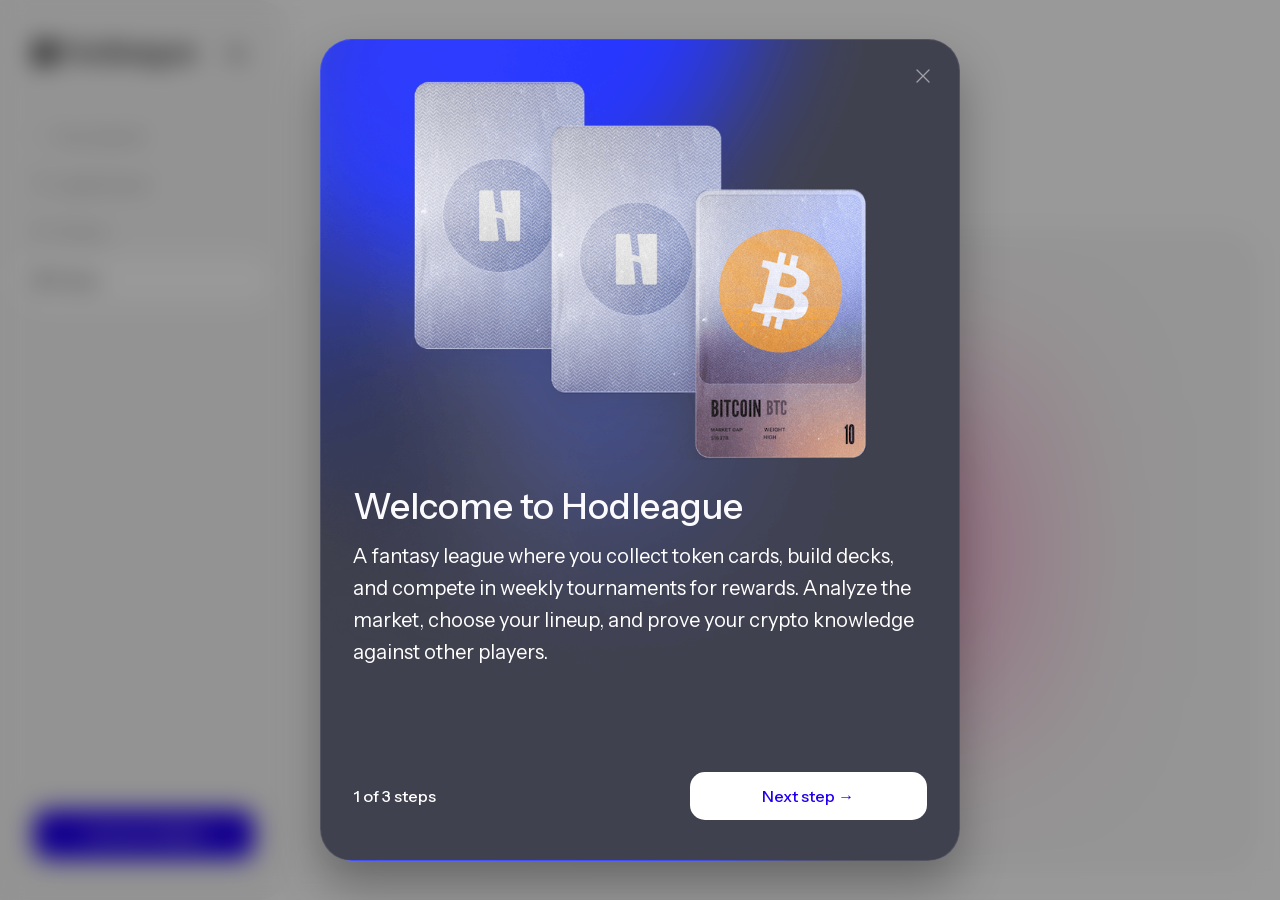
<file: packs/index.html>
<!DOCTYPE html><!--o_m7IAfH6_z_tzOoWQoFh--><html lang="ru"><head><meta charSet="utf-8"/><meta name="viewport" content="width=device-width, initial-scale=1"/><link rel="preload" href="/_next/static/media/011cc18608a24a6f-s.p.d92c1f67.woff2" as="font" crossorigin="" type="font/woff2"/><link rel="preload" href="/_next/static/media/f06bf9da926bae75-s.p.c68a79fb.woff2" as="font" crossorigin="" type="font/woff2"/><link rel="stylesheet" href="/_next/static/chunks/d229c938bd1a6805.css" data-precedence="next"/><link rel="stylesheet" href="/_next/static/chunks/c3ca37ff679fd4a2.css" data-precedence="next"/><link rel="stylesheet" href="/_next/static/chunks/cc1dc98b5d8df193.css" data-precedence="next"/><link rel="preload" as="script" fetchPriority="low" href="/_next/static/chunks/63ade59f3aead7f6.js"/><script src="/_next/static/chunks/140ba26b47872ab1.js" async=""></script><script src="/_next/static/chunks/8351ad0d72b04055.js" async=""></script><script src="/_next/static/chunks/d662369672b73919.js" async=""></script><script src="/_next/static/chunks/3408b19a2c55ef70.js" async=""></script><script src="/_next/static/chunks/turbopack-77de0213077e0234.js" async=""></script><script src="/_next/static/chunks/a8f911c379ab00cc.js" async=""></script><script src="/_next/static/chunks/82b742aba8b12f30.js" async=""></script><script src="/_next/static/chunks/6341094e89fbcd01.js" async=""></script><script src="/_next/static/chunks/6d7eeb7c8803a522.js" async=""></script><script src="/_next/static/chunks/71e5586d349080dc.js" async=""></script><script src="/_next/static/chunks/0b5d60cfe533b8b3.js" async=""></script><script src="/_next/static/chunks/80078c8785334494.js" async=""></script><script src="/_next/static/chunks/90eede3ed0944cca.js" async=""></script><script src="/_next/static/chunks/ff1a16fafef87110.js" async=""></script><script src="/_next/static/chunks/510d145833bbde48.js" async=""></script><script src="/_next/static/chunks/f7a240edbc20b083.js" async=""></script><script src="/_next/static/chunks/50ba3d4faadbf1dd.js" async=""></script><script src="/_next/static/chunks/cfbaba1cf06ae4b0.js" async=""></script><link rel="apple-touch-icon" href="/logo-3.png"/><link rel="icon" href="/logo-3.png"/><meta name="apple-mobile-web-app-capable" content="yes"/><meta name="apple-mobile-web-app-title" content="Hodleague"/><meta name="apple-mobile-web-app-status-bar-style" content="default"/><link rel="preconnect" href="https://avax.back.hodleague.com" crossorigin="anonymous"/><link rel="dns-prefetch" href="https://avax.back.hodleague.com"/><meta name="next-size-adjust" content=""/><title>Hodleague</title><meta name="description" content="Build your crypto deck, compete in tournaments, and prove you&#x27;re the real alpha. Fantasy league for crypto degens."/><meta name="mobile-web-app-capable" content="yes"/><meta name="apple-mobile-web-app-title" content="Hodleague"/><meta name="apple-mobile-web-app-status-bar-style" content="default"/><meta property="og:title" content="Hodleague"/><meta property="og:description" content="Build your crypto deck, compete in tournaments, and prove you&#x27;re the real alpha. Fantasy league for crypto degens."/><meta property="og:url" content="https://hodleague.com/"/><meta property="og:site_name" content="Hodleague"/><meta property="og:image" content="https://hodleague.com/logo-3.png"/><meta property="og:image:width" content="512"/><meta property="og:image:height" content="512"/><meta property="og:image:alt" content="Hodleague"/><meta property="og:type" content="website"/><meta name="twitter:card" content="summary"/><meta name="twitter:title" content="Hodleague"/><meta name="twitter:description" content="Build your crypto deck, compete in tournaments, and prove you&#x27;re the real alpha. Fantasy league for crypto degens."/><meta name="twitter:image" content="https://hodleague.com/logo-3.png"/><link rel="icon" href="/favicon.ico?favicon.8103ba68.ico" sizes="32x32" type="image/x-icon"/><link rel="icon" href="/logo-3.png"/><link rel="apple-touch-icon" href="/logo-3.png"/><script>(function(){var p=location.pathname.replace(/\/$/,'')||'/';var b="";var r=b?p===b||p===b+'/':p===''||p==='/';if(r){location.replace((b?b+'/':'/')+'tournament/'+(location.search||''));}})();</script><script>(function(){var t=localStorage.getItem('hodleague-theme');if(t==='dark')document.documentElement.setAttribute('data-theme','dark');else if(t==='light')document.documentElement.setAttribute('data-theme','light');})();</script><script src="/_next/static/chunks/a6dad97d9634a72d.js" noModule=""></script></head><body class="instrument_sans_d1ca5634-module__PTTdIG__variable league_gothic_f760cda8-module__BmGifa__variable antialiased"><div hidden=""><!--$--><!--/$--></div><!--$!--><template data-dgst="BAILOUT_TO_CLIENT_SIDE_RENDERING"></template><!--/$--><div class="flex h-dvh bg-[var(--background)]"><div class="md:hidden fixed top-0 left-0 right-0 z-[60] flex items-center justify-between gap-2 px-6 py-4 touch-none select-none bg-transparent backdrop-blur-[75px] rounded-br-[30px]"><div class="flex items-center gap-2 min-w-0 flex-1" data-ph-capture-attribute-button="page-header-menu"><div class="w-[24px] h-[24px] text-[var(--text-primary)] flex items-center justify-center overflow-hidden shrink-0 "><svg width="12" height="14" viewBox="0 0 12 14" fill="none" xmlns="http://www.w3.org/2000/svg" class="w-full h-full"><path d="M6.41047 2.35023e-08C6.12406 1.09829e-08 5.90162 0.249602 5.93447 0.534121L7.44135 13.5852C7.46927 13.8269 7.67398 14.0094 7.91735 14.0094L10.8684 14.0094C11.133 14.0094 11.3475 13.7949 11.3475 13.5302L11.3475 0.479161C11.3475 0.214527 11.133 2.2993e-07 10.8684 2.18363e-07L6.41047 2.35023e-08Z" fill="currentColor"></path><path d="M4.93694 14.0098C5.22335 14.0098 5.44579 13.7602 5.41294 13.4756L3.90606 0.424584C3.87814 0.182819 3.67343 0.000380437 3.43006 0.000380427L0.479051 0.000380298C0.214417 0.000380286 -0.0001105 0.214908 -0.000110512 0.479542L-0.000111082 13.5306C-0.000111094 13.7952 0.214417 14.0098 0.47905 14.0098L4.93694 14.0098Z" fill="currentColor"></path><rect x="4.00781" y="5.53418" width="4.06272" height="1.68113" transform="rotate(15 4.00781 5.53418)" fill="currentColor"></rect></svg></div><span class="text-xl font-medium text-[var(--text-primary)] truncate">Packs</span></div><div class="flex items-center gap-1"><button type="button" data-ph-capture-attribute-button="theme-toggle" class="p-2 rounded-lg hover:bg-[var(--surface-hover)] transition-colors text-[var(--text-primary)]" aria-label="Enable dark theme" title="Dark theme"><svg width="20" height="20" viewBox="0 0 24 24" fill="none" stroke="currentColor" stroke-width="2" stroke-linecap="round" stroke-linejoin="round"><path d="M21 12.79A9 9 0 1 1 11.21 3 7 7 0 0 0 21 12.79z"></path></svg></button><button class="relative p-2 -m-2 hover:bg-[var(--sidebar-hover)] rounded-lg transition-colors w-10 h-10 flex items-center justify-center" aria-label="Open menu" data-ph-capture-attribute-button="mobile-menu-toggle"><svg class="absolute w-6 h-6 text-[var(--text-primary)] transition-all duration-300 opacity-100 rotate-0 scale-100" fill="none" stroke="currentColor" viewBox="0 0 24 24"><path stroke-linecap="round" stroke-linejoin="round" stroke-width="2" d="M4 6h16M4 12h16M4 18h16"></path></svg><svg class="absolute w-6 h-6 text-[var(--text-primary)] transition-all duration-300 opacity-0 -rotate-90 scale-0" fill="none" stroke="currentColor" viewBox="0 0 24 24"><path stroke-linecap="round" stroke-linejoin="round" stroke-width="2" d="M6 18L18 6M6 6l12 12"></path></svg></button></div></div><aside class="
        w-72 bg-[var(--sidebar-bg)] flex flex-col h-dvh fixed left-0 top-0 rounded-r-[30px] border border-[var(--border-subtle)] backdrop-blur-[75px] z-50
        transform transition-transform duration-300 ease-in-out
        -translate-x-full
        md:translate-x-0 md:static
      "><div class="px-8 pt-8 flex items-center justify-between shrink-0 hidden display-none md:flex"><div class="flex items-center gap-1"><div class="w-[24px] h-[24px] text-[var(--text-primary)] flex items-center justify-center overflow-hidden shrink-0 "><svg width="12" height="14" viewBox="0 0 12 14" fill="none" xmlns="http://www.w3.org/2000/svg" class="w-full h-full"><path d="M6.41047 2.35023e-08C6.12406 1.09829e-08 5.90162 0.249602 5.93447 0.534121L7.44135 13.5852C7.46927 13.8269 7.67398 14.0094 7.91735 14.0094L10.8684 14.0094C11.133 14.0094 11.3475 13.7949 11.3475 13.5302L11.3475 0.479161C11.3475 0.214527 11.133 2.2993e-07 10.8684 2.18363e-07L6.41047 2.35023e-08Z" fill="currentColor"></path><path d="M4.93694 14.0098C5.22335 14.0098 5.44579 13.7602 5.41294 13.4756L3.90606 0.424584C3.87814 0.182819 3.67343 0.000380437 3.43006 0.000380427L0.479051 0.000380298C0.214417 0.000380286 -0.0001105 0.214908 -0.000110512 0.479542L-0.000111082 13.5306C-0.000111094 13.7952 0.214417 14.0098 0.47905 14.0098L4.93694 14.0098Z" fill="currentColor"></path><rect x="4.00781" y="5.53418" width="4.06272" height="1.68113" transform="rotate(15 4.00781 5.53418)" fill="currentColor"></rect></svg></div><span class="text-[26px] font-medium text-[var(--text-primary)]">Hodleague</span></div><div class="hidden md:block shrink-0"><button type="button" data-ph-capture-attribute-button="theme-toggle" class="p-2 rounded-lg hover:bg-[var(--surface-hover)] transition-colors text-[var(--text-primary)]" aria-label="Enable dark theme" title="Dark theme"><svg width="20" height="20" viewBox="0 0 24 24" fill="none" stroke="currentColor" stroke-width="2" stroke-linecap="round" stroke-linejoin="round"><path d="M21 12.79A9 9 0 1 1 11.21 3 7 7 0 0 0 21 12.79z"></path></svg></button></div><button class="md:hidden p-2 hover:bg-[var(--surface-hover)] rounded-lg transition-colors" aria-label="Close menu" data-ph-capture-attribute-button="sidebar-close"><svg class="w-6 h-6 text-[var(--text-primary)]" fill="none" stroke="currentColor" viewBox="0 0 24 24"><path stroke-linecap="round" stroke-linejoin="round" stroke-width="2" d="M6 18L18 6M6 6l12 12"></path></svg></button></div><nav class="flex-1 px-4  pt-16 md:pt-10"><ul class="space-y-0"><li><a data-ph-capture-attribute-button="nav-tournament" class="flex items-center gap-[5px] px-2 md:px-4 py-2 h-12 rounded-[30px] transition-colors text-[var(--nav-item-inactive)] hover:text-[var(--nav-item-inactive-hover)]" href="/tournament/"><svg width="16" height="16" viewBox="0 0 22 22" fill="none" xmlns="http://www.w3.org/2000/svg"><g clip-path="url(#clip0_169_7249)"><path d="M4.39893 10.2377L5.37499 13.8804M5.37499 13.8804L9.01773 12.9043M5.37499 13.8804L10.7083 4.64278M17.4579 11.6188L16.4818 7.97611M16.4818 7.97611L12.8391 8.95218M16.4818 7.97611L11.1485 17.2137" stroke="var(--nav-item-inactive)" stroke-opacity="0.5" stroke-width="1.33333" stroke-linecap="round" stroke-linejoin="round"></path></g><defs><clipPath id="clip0_169_7249"><rect width="16" height="16" fill="white" transform="translate(8) rotate(30)"></rect></clipPath></defs></svg><span class="text-[16px]">Tournament</span></a></li><li><a data-ph-capture-attribute-button="nav-leaderboard" class="flex items-center gap-[5px] px-2 md:px-4 py-2 h-12 rounded-[30px] transition-colors text-[var(--nav-item-inactive)] hover:text-[var(--nav-item-inactive-hover)]" href="/leaderboard/"><svg width="16" height="16" viewBox="0 0 16 16" fill="none" xmlns="http://www.w3.org/2000/svg"><g clip-path="url(#clip0_169_7255)"><path d="M4.8068 10L1.77347 4.76004C1.64267 4.53396 1.58115 4.27443 1.59656 4.01369C1.61197 3.75295 1.70362 3.50248 1.86013 3.29337L2.93347 1.86671C3.05766 1.70111 3.21871 1.56671 3.40385 1.47414C3.58899 1.38157 3.79314 1.33337 4.00013 1.33337H12.0001C12.2071 1.33337 12.4113 1.38157 12.5964 1.47414C12.7816 1.56671 12.9426 1.70111 13.0668 1.86671L14.1335 3.29337C14.291 3.50181 14.3839 3.75194 14.4004 4.01269C14.417 4.27344 14.3567 4.53332 14.2268 4.76004L11.1935 10M7.33357 8.00001L3.41357 1.46667M8.66683 8.00001L12.5868 1.46667M5.3335 4.66671H10.6668M8.00016 12V10.6667H7.66683M11.3335 11.3334C11.3335 13.1743 9.84111 14.6667 8.00016 14.6667C6.15921 14.6667 4.66683 13.1743 4.66683 11.3334C4.66683 9.49242 6.15921 8.00004 8.00016 8.00004C9.84111 8.00004 11.3335 9.49242 11.3335 11.3334Z" stroke="var(--nav-item-inactive)" stroke-opacity="0.5" stroke-width="1.33333" stroke-linecap="round" stroke-linejoin="round"></path></g><defs><clipPath id="clip0_169_7255"><rect width="16" height="16" fill="white"></rect></clipPath></defs></svg><span class="text-[16px]">Leaderboard</span></a></li><li><a data-ph-capture-attribute-button="nav-tokens" class="flex items-center gap-[5px] px-2 md:px-4 py-2 h-12 rounded-[30px] transition-colors text-[var(--nav-item-inactive)] hover:text-[var(--nav-item-inactive-hover)]" href="/tokens/"><svg width="16" height="16" viewBox="0 0 16 16" fill="none" xmlns="http://www.w3.org/2000/svg"><g fill="var(--nav-item-inactive)" fill-opacity="0.5" fill-rule="evenodd" clip-rule="evenodd"><path d="M5.791 3.318L3.316 5.793a1 1 0 000 1.414l2.475 2.475a1 1 0 001.415 0L9.68 7.207a1 1 0 000-1.414L7.206 3.318a1 1 0 00-1.415 0zm.707 4.95L4.731 6.5l1.767-1.768L8.266 6.5 6.498 8.268z"></path><path d="M0 6.5a6.5 6.5 0 0112.346-2.845 6.5 6.5 0 11-8.691 8.691A6.5 6.5 0 010 6.5zm6.5-5a5 5 0 100 10 5 5 0 000-10zm6.5 5c0-.201-.01-.4-.027-.597a5 5 0 11-7.07 7.07A6.5 6.5 0 0013 6.5z"></path></g></svg><span class="text-[16px]">Tokens</span></a></li><li><a data-ph-capture-attribute-button="nav-packs" class="flex items-center gap-[5px] px-2 md:px-4 py-2 h-12 rounded-[30px] transition-colors bg-[var(--nav-item-active-bg)] text-[var(--nav-item-active-text)]" href="/packs/"><svg width="16" height="16" viewBox="0 0 16 16" fill="none" xmlns="http://www.w3.org/2000/svg"><mask id="path-1-inside-1_169_7258" fill="white"><rect x="7" y="2" width="6" height="9" rx="1"></rect></mask><rect x="7" y="2" width="6" height="9" rx="1" stroke="var(--nav-item-active-text)" stroke-opacity="1" stroke-width="2.6" mask="url(#path-1-inside-1_169_7258)"></rect><mask id="path-2-inside-2_169_7258" fill="white"><rect x="5" y="4" width="6" height="9" rx="1"></rect></mask><rect x="5" y="4" width="6" height="9" rx="1" fill="var(--icon-bg)" stroke="var(--nav-item-active-text)" stroke-opacity="1" stroke-width="2.6" mask="url(#path-2-inside-2_169_7258)"></rect><mask id="path-3-inside-3_169_7258" fill="white"><rect x="3" y="6" width="6" height="9" rx="1"></rect></mask><rect x="3" y="6" width="6" height="9" rx="1" fill="var(--icon-bg)" stroke="var(--nav-item-active-text)" stroke-opacity="1" stroke-width="2.6" mask="url(#path-3-inside-3_169_7258)"></rect></svg><span class="text-[16px]">Packs</span></a></li></ul></nav><div class="p-4 pb-6"><div class="rounded-[30px] bg-[var(--userinfo-bg)] border border-[var(--input-border)] backdrop-blur-[150px] p-4"></div></div></aside><div class="flex flex-col flex-1 min-w-0"><main class="flex-1 min-w-0 overflow-x-hidden overflow-y-auto overscroll-contain bg-[var(--background)] pt-18 py-5 px-4 md:py-6 md:px-6"><!--$!--><template data-dgst="BAILOUT_TO_CLIENT_SIDE_RENDERING"></template><!--/$--><div class="max-w-8xl mx-auto"><div class="relative rounded-[16px] overflow-hidden" style="background-image:url(&#x27;https://back.hodleague.com/static/card_templates/packs_background_classic_common_20260120_215426.png&#x27;);background-size:cover;background-position:center"><div class="px-4 py-6 md:px-8 md:py-12"><h1 class="text-xl md:text-[36px] font-medium leading-8 md:leading-[44px] tracking-normal text-white">Marketplace of packs <br/>will be available soon</h1></div></div><div class="relative w-full overflow-hidden mt-6" style="border-radius:30px;background:var(--blurcard-gradient);box-shadow:var(--blurcard-shadow)"><div class="relative w-full h-full overflow-hidden  " style="border-radius:29px"><div class="absolute w-[50%] h-[50%] top-[25%] left-[25%] right-0 bottom-0 inset-0" style="background:rgba(255, 179, 215, 1);opacity:var(--blurcard-bg-layer-opacity)"></div><div class="absolute inset-0 pointer-events-none" style="background:var(--blurcard-overlay);backdrop-filter:blur(81.1px);-webkit-backdrop-filter:blur(81.1px)"></div><div class="relative h-full  "><div data-onboarding="packs-section" class="px-8 py-8"><h2 class="text-xl md:text-2xl font-bold text-[var(--text-primary)] mb-2">My packs</h2><p class="text-base text-[var(--text-muted)] mb-8">In beta you will get 5 new packs to bet every week</p><div class="flex flex-col items-center"><div class="relative"><img alt="Packs" loading="lazy" width="250" height="370" decoding="async" data-nimg="1" class="object-contain h-[370px]" style="color:transparent" src="/packs.png"/></div><button data-onboarding="open-packs-btn" data-ph-capture-attribute-button="open-packs" disabled="" class="my-7 flex flex-col items-center justify-center gap-2 w-[198px] h-12 pt-3 pb-3 rounded-[15px] text-base font-medium text-white leading-none tracking-normal text-center transition-colors bg-[var(--text-muted)] cursor-not-allowed">Login to open packs</button></div></div></div></div></div></div><!--$--><!--/$--></main></div></div><script src="/_next/static/chunks/63ade59f3aead7f6.js" id="_R_" async=""></script><script>(self.__next_f=self.__next_f||[]).push([0])</script><script>self.__next_f.push([1,"1:\"$Sreact.fragment\"\n2:I[28739,[\"/_next/static/chunks/a8f911c379ab00cc.js\",\"/_next/static/chunks/82b742aba8b12f30.js\",\"/_next/static/chunks/6341094e89fbcd01.js\",\"/_next/static/chunks/6d7eeb7c8803a522.js\",\"/_next/static/chunks/71e5586d349080dc.js\",\"/_next/static/chunks/0b5d60cfe533b8b3.js\",\"/_next/static/chunks/80078c8785334494.js\",\"/_next/static/chunks/90eede3ed0944cca.js\"],\"Providers\"]\n3:I[39756,[\"/_next/static/chunks/ff1a16fafef87110.js\",\"/_next/static/chunks/510d145833bbde48.js\"],\"default\"]\n4:I[37457,[\"/_next/static/chunks/ff1a16fafef87110.js\",\"/_next/static/chunks/510d145833bbde48.js\"],\"default\"]\n5:I[92825,[\"/_next/static/chunks/ff1a16fafef87110.js\",\"/_next/static/chunks/510d145833bbde48.js\"],\"ClientSegmentRoot\"]\n6:I[3366,[\"/_next/static/chunks/a8f911c379ab00cc.js\",\"/_next/static/chunks/82b742aba8b12f30.js\",\"/_next/static/chunks/6341094e89fbcd01.js\",\"/_next/static/chunks/6d7eeb7c8803a522.js\",\"/_next/static/chunks/71e5586d349080dc.js\",\"/_next/static/chunks/0b5d60cfe533b8b3.js\",\"/_next/static/chunks/80078c8785334494.js\",\"/_next/static/chunks/90eede3ed0944cca.js\",\"/_next/static/chunks/f7a240edbc20b083.js\",\"/_next/static/chunks/50ba3d4faadbf1dd.js\"],\"default\"]\nd:I[68027,[],\"default\"]\n:HL[\"/_next/static/chunks/d229c938bd1a6805.css\",\"style\"]\n:HL[\"/_next/static/media/011cc18608a24a6f-s.p.d92c1f67.woff2\",\"font\",{\"crossOrigin\":\"\",\"type\":\"font/woff2\"}]\n:HL[\"/_next/static/media/f06bf9da926bae75-s.p.c68a79fb.woff2\",\"font\",{\"crossOrigin\":\"\",\"type\":\"font/woff2\"}]\n:HL[\"/_next/static/chunks/c3ca37ff679fd4a2.css\",\"style\"]\n:HL[\"/_next/static/chunks/cc1dc98b5d8df193.css\",\"style\"]\n"])</script><script>self.__next_f.push([1,"0:{\"P\":null,\"b\":\"o_m7IAfH6-z-tzOoWQoFh\",\"c\":[\"\",\"packs\",\"\"],\"q\":\"\",\"i\":false,\"f\":[[[\"\",{\"children\":[\"(main)\",{\"children\":[\"packs\",{\"children\":[\"__PAGE__\",{}]}]}]},\"$undefined\",\"$undefined\",true],[[\"$\",\"$1\",\"c\",{\"children\":[[[\"$\",\"link\",\"0\",{\"rel\":\"stylesheet\",\"href\":\"/_next/static/chunks/d229c938bd1a6805.css\",\"precedence\":\"next\",\"crossOrigin\":\"$undefined\",\"nonce\":\"$undefined\"}],[\"$\",\"script\",\"script-0\",{\"src\":\"/_next/static/chunks/a8f911c379ab00cc.js\",\"async\":true,\"nonce\":\"$undefined\"}],[\"$\",\"script\",\"script-1\",{\"src\":\"/_next/static/chunks/82b742aba8b12f30.js\",\"async\":true,\"nonce\":\"$undefined\"}],[\"$\",\"script\",\"script-2\",{\"src\":\"/_next/static/chunks/6341094e89fbcd01.js\",\"async\":true,\"nonce\":\"$undefined\"}],[\"$\",\"script\",\"script-3\",{\"src\":\"/_next/static/chunks/6d7eeb7c8803a522.js\",\"async\":true,\"nonce\":\"$undefined\"}],[\"$\",\"script\",\"script-4\",{\"src\":\"/_next/static/chunks/71e5586d349080dc.js\",\"async\":true,\"nonce\":\"$undefined\"}],[\"$\",\"script\",\"script-5\",{\"src\":\"/_next/static/chunks/0b5d60cfe533b8b3.js\",\"async\":true,\"nonce\":\"$undefined\"}],[\"$\",\"script\",\"script-6\",{\"src\":\"/_next/static/chunks/80078c8785334494.js\",\"async\":true,\"nonce\":\"$undefined\"}],[\"$\",\"script\",\"script-7\",{\"src\":\"/_next/static/chunks/90eede3ed0944cca.js\",\"async\":true,\"nonce\":\"$undefined\"}]],[\"$\",\"html\",null,{\"lang\":\"ru\",\"suppressHydrationWarning\":true,\"children\":[[\"$\",\"head\",null,{\"children\":[[\"$\",\"link\",null,{\"rel\":\"apple-touch-icon\",\"href\":\"/logo-3.png\"}],[\"$\",\"link\",null,{\"rel\":\"icon\",\"href\":\"/logo-3.png\"}],[\"$\",\"meta\",null,{\"name\":\"apple-mobile-web-app-capable\",\"content\":\"yes\"}],[\"$\",\"meta\",null,{\"name\":\"apple-mobile-web-app-title\",\"content\":\"Hodleague\"}],[\"$\",\"meta\",null,{\"name\":\"apple-mobile-web-app-status-bar-style\",\"content\":\"default\"}],[\"$\",\"script\",null,{\"dangerouslySetInnerHTML\":{\"__html\":\"(function(){var p=location.pathname.replace(/\\\\/$/,'')||'/';var b=\\\"\\\";var r=b?p===b||p===b+'/':p===''||p==='/';if(r){location.replace((b?b+'/':'/')+'tournament/'+(location.search||''));}})();\"}}],[\"$\",\"link\",null,{\"rel\":\"preconnect\",\"href\":\"https://avax.back.hodleague.com\",\"crossOrigin\":\"anonymous\"}],[\"$\",\"link\",null,{\"rel\":\"dns-prefetch\",\"href\":\"https://avax.back.hodleague.com\"}],[\"$\",\"script\",null,{\"dangerouslySetInnerHTML\":{\"__html\":\"(function(){var t=localStorage.getItem('hodleague-theme');if(t==='dark')document.documentElement.setAttribute('data-theme','dark');else if(t==='light')document.documentElement.setAttribute('data-theme','light');})();\"}}]]}],[\"$\",\"body\",null,{\"className\":\"instrument_sans_d1ca5634-module__PTTdIG__variable league_gothic_f760cda8-module__BmGifa__variable antialiased\",\"children\":[\"$\",\"$L2\",null,{\"children\":[\"$\",\"$L3\",null,{\"parallelRouterKey\":\"children\",\"error\":\"$undefined\",\"errorStyles\":\"$undefined\",\"errorScripts\":\"$undefined\",\"template\":[\"$\",\"$L4\",null,{}],\"templateStyles\":\"$undefined\",\"templateScripts\":\"$undefined\",\"notFound\":[[[\"$\",\"title\",null,{\"children\":\"404: This page could not be found.\"}],[\"$\",\"div\",null,{\"style\":{\"fontFamily\":\"system-ui,\\\"Segoe UI\\\",Roboto,Helvetica,Arial,sans-serif,\\\"Apple Color Emoji\\\",\\\"Segoe UI Emoji\\\"\",\"height\":\"100vh\",\"textAlign\":\"center\",\"display\":\"flex\",\"flexDirection\":\"column\",\"alignItems\":\"center\",\"justifyContent\":\"center\"},\"children\":[\"$\",\"div\",null,{\"children\":[[\"$\",\"style\",null,{\"dangerouslySetInnerHTML\":{\"__html\":\"body{color:#000;background:#fff;margin:0}.next-error-h1{border-right:1px solid rgba(0,0,0,.3)}@media (prefers-color-scheme:dark){body{color:#fff;background:#000}.next-error-h1{border-right:1px solid rgba(255,255,255,.3)}}\"}}],[\"$\",\"h1\",null,{\"className\":\"next-error-h1\",\"style\":{\"display\":\"inline-block\",\"margin\":\"0 20px 0 0\",\"padding\":\"0 23px 0 0\",\"fontSize\":24,\"fontWeight\":500,\"verticalAlign\":\"top\",\"lineHeight\":\"49px\"},\"children\":404}],[\"$\",\"div\",null,{\"style\":{\"display\":\"inline-block\"},\"children\":[\"$\",\"h2\",null,{\"style\":{\"fontSize\":14,\"fontWeight\":400,\"lineHeight\":\"49px\",\"margin\":0},\"children\":\"This page could not be found.\"}]}]]}]}]],[]],\"forbidden\":\"$undefined\",\"unauthorized\":\"$undefined\"}]}]}]]}]]}],{\"children\":[[\"$\",\"$1\",\"c\",{\"children\":[[[\"$\",\"script\",\"script-0\",{\"src\":\"/_next/static/chunks/f7a240edbc20b083.js\",\"async\":true,\"nonce\":\"$undefined\"}],[\"$\",\"script\",\"script-1\",{\"src\":\"/_next/static/chunks/50ba3d4faadbf1dd.js\",\"async\":true,\"nonce\":\"$undefined\"}]],[\"$\",\"$L5\",null,{\"Component\":\"$6\",\"slots\":{\"children\":[\"$\",\"$L3\",null,{\"parallelRouterKey\":\"children\",\"error\":\"$undefined\",\"errorStyles\":\"$undefined\",\"errorScripts\":\"$undefined\",\"template\":[\"$\",\"$L4\",null,{}],\"templateStyles\":\"$undefined\",\"templateScripts\":\"$undefined\",\"notFound\":[[[\"$\",\"title\",null,{\"children\":\"404: This page could not be found.\"}],[\"$\",\"div\",null,{\"style\":\"$0:f:0:1:0:props:children:1:props:children:1:props:children:props:children:props:notFound:0:1:props:style\",\"children\":[\"$\",\"div\",null,{\"children\":[[\"$\",\"style\",null,{\"dangerouslySetInnerHTML\":{\"__html\":\"body{color:#000;background:#fff;margin:0}.next-error-h1{border-right:1px solid rgba(0,0,0,.3)}@media (prefers-color-scheme:dark){body{color:#fff;background:#000}.next-error-h1{border-right:1px solid rgba(255,255,255,.3)}}\"}}],\"$L7\",\"$L8\"]}]}]],[]],\"forbidden\":\"$undefined\",\"unauthorized\":\"$undefined\"}]},\"serverProvidedParams\":{\"params\":{},\"promises\":[\"$@9\"]}}]]}],{\"children\":[\"$La\",{\"children\":[\"$Lb\",{},null,false,false]},null,false,false]},null,false,false]},null,false,false],\"$Lc\",false]],\"m\":\"$undefined\",\"G\":[\"$d\",[]],\"S\":true}\n"])</script><script>self.__next_f.push([1,"e:I[47257,[\"/_next/static/chunks/ff1a16fafef87110.js\",\"/_next/static/chunks/510d145833bbde48.js\"],\"ClientPageRoot\"]\nf:I[25653,[\"/_next/static/chunks/a8f911c379ab00cc.js\",\"/_next/static/chunks/82b742aba8b12f30.js\",\"/_next/static/chunks/6341094e89fbcd01.js\",\"/_next/static/chunks/6d7eeb7c8803a522.js\",\"/_next/static/chunks/71e5586d349080dc.js\",\"/_next/static/chunks/0b5d60cfe533b8b3.js\",\"/_next/static/chunks/80078c8785334494.js\",\"/_next/static/chunks/90eede3ed0944cca.js\",\"/_next/static/chunks/f7a240edbc20b083.js\",\"/_next/static/chunks/50ba3d4faadbf1dd.js\",\"/_next/static/chunks/cfbaba1cf06ae4b0.js\"],\"default\"]\n12:I[97367,[\"/_next/static/chunks/ff1a16fafef87110.js\",\"/_next/static/chunks/510d145833bbde48.js\"],\"OutletBoundary\"]\n13:\"$Sreact.suspense\"\n15:I[97367,[\"/_next/static/chunks/ff1a16fafef87110.js\",\"/_next/static/chunks/510d145833bbde48.js\"],\"ViewportBoundary\"]\n17:I[97367,[\"/_next/static/chunks/ff1a16fafef87110.js\",\"/_next/static/chunks/510d145833bbde48.js\"],\"MetadataBoundary\"]\n7:[\"$\",\"h1\",null,{\"className\":\"next-error-h1\",\"style\":\"$0:f:0:1:0:props:children:1:props:children:1:props:children:props:children:props:notFound:0:1:props:children:props:children:1:props:style\",\"children\":404}]\n8:[\"$\",\"div\",null,{\"style\":\"$0:f:0:1:0:props:children:1:props:children:1:props:children:props:children:props:notFound:0:1:props:children:props:children:2:props:style\",\"children\":[\"$\",\"h2\",null,{\"style\":\"$0:f:0:1:0:props:children:1:props:children:1:props:children:props:children:props:notFound:0:1:props:children:props:children:2:props:children:props:style\",\"children\":\"This page could not be found.\"}]}]\na:[\"$\",\"$1\",\"c\",{\"children\":[null,[\"$\",\"$L3\",null,{\"parallelRouterKey\":\"children\",\"error\":\"$undefined\",\"errorStyles\":\"$undefined\",\"errorScripts\":\"$undefined\",\"template\":[\"$\",\"$L4\",null,{}],\"templateStyles\":\"$undefined\",\"templateScripts\":\"$undefined\",\"notFound\":\"$undefined\",\"forbidden\":\"$undefined\",\"unauthorized\":\"$undefined\"}]]}]\nb:[\"$\",\"$1\",\"c\",{\"children\":[[\"$\",\"$Le\",null,{\"Component\":\"$f\",\"serverProvidedParams\":{\"searchParams\":{},\"params\":\"$0:f:0:1:1:children:0:props:children:1:props:serverProvidedParams:params\",\"promises\":[\"$@10\",\"$@11\"]}}],[[\"$\",\"link\",\"0\",{\"rel\":\"stylesheet\",\"href\":\"/_next/static/chunks/c3ca37ff679fd4a2.css\",\"precedence\":\"next\",\"crossOrigin\":\"$undefined\",\"nonce\":\"$undefined\"}],[\"$\",\"link\",\"1\",{\"rel\":\"stylesheet\",\"href\":\"/_next/static/chunks/cc1dc98b5d8df193.css\",\"precedence\":\"next\",\"crossOrigin\":\"$undefined\",\"nonce\":\"$undefined\"}],[\"$\",\"script\",\"script-0\",{\"src\":\"/_next/static/chunks/cfbaba1cf06ae4b0.js\",\"async\":true,\"nonce\":\"$undefined\"}]],[\"$\",\"$L12\",null,{\"children\":[\"$\",\"$13\",null,{\"name\":\"Next.MetadataOutlet\",\"children\":\"$@14\"}]}]]}]\nc:[\"$\",\"$1\",\"h\",{\"children\":[null,[\"$\",\"$L15\",null,{\"children\":\"$L16\"}],[\"$\",\"div\",null,{\"hidden\":true,\"children\":[\"$\",\"$L17\",null,{\"children\":[\"$\",\"$13\",null,{\"name\":\"Next.Metadata\",\"children\":\"$L18\"}]}]}],[\"$\",\"meta\",null,{\"name\":\"next-size-adjust\",\"content\":\"\"}]]}]\n"])</script><script>self.__next_f.push([1,"9:\"$0:f:0:1:1:children:0:props:children:1:props:serverProvidedParams:params\"\n10:{}\n11:\"$0:f:0:1:1:children:0:props:children:1:props:serverProvidedParams:params\"\n"])</script><script>self.__next_f.push([1,"16:[[\"$\",\"meta\",\"0\",{\"charSet\":\"utf-8\"}],[\"$\",\"meta\",\"1\",{\"name\":\"viewport\",\"content\":\"width=device-width, initial-scale=1\"}]]\n"])</script><script>self.__next_f.push([1,"19:I[27201,[\"/_next/static/chunks/ff1a16fafef87110.js\",\"/_next/static/chunks/510d145833bbde48.js\"],\"IconMark\"]\n14:null\n"])</script><script>self.__next_f.push([1,"18:[[\"$\",\"title\",\"0\",{\"children\":\"Hodleague\"}],[\"$\",\"meta\",\"1\",{\"name\":\"description\",\"content\":\"Build your crypto deck, compete in tournaments, and prove you're the real alpha. Fantasy league for crypto degens.\"}],[\"$\",\"meta\",\"2\",{\"name\":\"mobile-web-app-capable\",\"content\":\"yes\"}],[\"$\",\"meta\",\"3\",{\"name\":\"apple-mobile-web-app-title\",\"content\":\"Hodleague\"}],[\"$\",\"meta\",\"4\",{\"name\":\"apple-mobile-web-app-status-bar-style\",\"content\":\"default\"}],[\"$\",\"meta\",\"5\",{\"property\":\"og:title\",\"content\":\"Hodleague\"}],[\"$\",\"meta\",\"6\",{\"property\":\"og:description\",\"content\":\"Build your crypto deck, compete in tournaments, and prove you're the real alpha. Fantasy league for crypto degens.\"}],[\"$\",\"meta\",\"7\",{\"property\":\"og:url\",\"content\":\"https://hodleague.com/\"}],[\"$\",\"meta\",\"8\",{\"property\":\"og:site_name\",\"content\":\"Hodleague\"}],[\"$\",\"meta\",\"9\",{\"property\":\"og:image\",\"content\":\"https://hodleague.com/logo-3.png\"}],[\"$\",\"meta\",\"10\",{\"property\":\"og:image:width\",\"content\":\"512\"}],[\"$\",\"meta\",\"11\",{\"property\":\"og:image:height\",\"content\":\"512\"}],[\"$\",\"meta\",\"12\",{\"property\":\"og:image:alt\",\"content\":\"Hodleague\"}],[\"$\",\"meta\",\"13\",{\"property\":\"og:type\",\"content\":\"website\"}],[\"$\",\"meta\",\"14\",{\"name\":\"twitter:card\",\"content\":\"summary\"}],[\"$\",\"meta\",\"15\",{\"name\":\"twitter:title\",\"content\":\"Hodleague\"}],[\"$\",\"meta\",\"16\",{\"name\":\"twitter:description\",\"content\":\"Build your crypto deck, compete in tournaments, and prove you're the real alpha. Fantasy league for crypto degens.\"}],[\"$\",\"meta\",\"17\",{\"name\":\"twitter:image\",\"content\":\"https://hodleague.com/logo-3.png\"}],[\"$\",\"link\",\"18\",{\"rel\":\"icon\",\"href\":\"/favicon.ico?favicon.8103ba68.ico\",\"sizes\":\"32x32\",\"type\":\"image/x-icon\"}],[\"$\",\"link\",\"19\",{\"rel\":\"icon\",\"href\":\"/logo-3.png\"}],[\"$\",\"link\",\"20\",{\"rel\":\"apple-touch-icon\",\"href\":\"/logo-3.png\"}],[\"$\",\"$L19\",\"21\",{}]]\n"])</script></body></html>
</file>
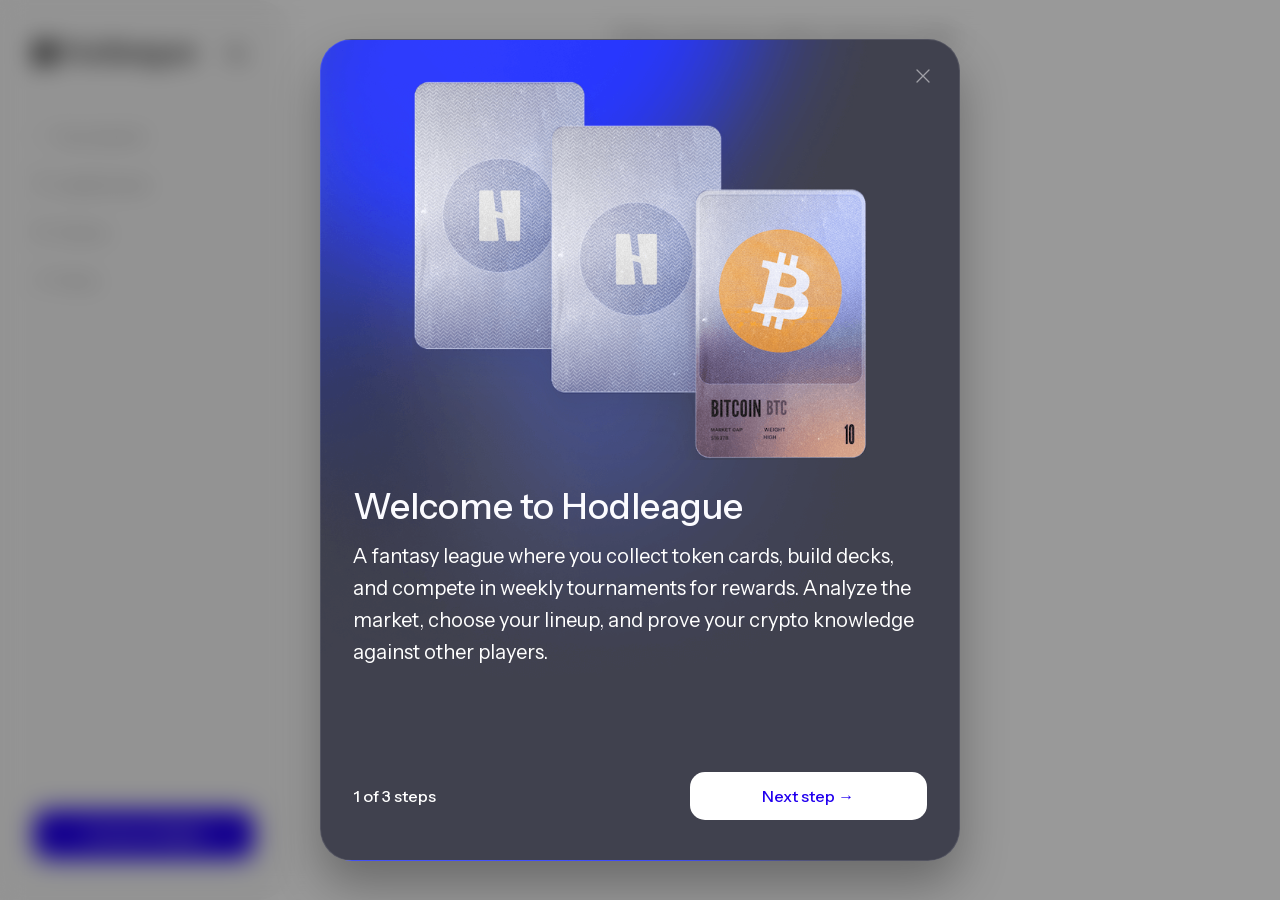
<file: profile/index.html>
<!DOCTYPE html><!--o_m7IAfH6_z_tzOoWQoFh--><html lang="ru"><head><meta charSet="utf-8"/><meta name="viewport" content="width=device-width, initial-scale=1"/><link rel="preload" href="/_next/static/media/011cc18608a24a6f-s.p.d92c1f67.woff2" as="font" crossorigin="" type="font/woff2"/><link rel="preload" href="/_next/static/media/f06bf9da926bae75-s.p.c68a79fb.woff2" as="font" crossorigin="" type="font/woff2"/><link rel="stylesheet" href="/_next/static/chunks/d229c938bd1a6805.css" data-precedence="next"/><link rel="preload" as="script" fetchPriority="low" href="/_next/static/chunks/63ade59f3aead7f6.js"/><script src="/_next/static/chunks/140ba26b47872ab1.js" async=""></script><script src="/_next/static/chunks/8351ad0d72b04055.js" async=""></script><script src="/_next/static/chunks/d662369672b73919.js" async=""></script><script src="/_next/static/chunks/3408b19a2c55ef70.js" async=""></script><script src="/_next/static/chunks/turbopack-77de0213077e0234.js" async=""></script><script src="/_next/static/chunks/a8f911c379ab00cc.js" async=""></script><script src="/_next/static/chunks/82b742aba8b12f30.js" async=""></script><script src="/_next/static/chunks/6341094e89fbcd01.js" async=""></script><script src="/_next/static/chunks/6d7eeb7c8803a522.js" async=""></script><script src="/_next/static/chunks/71e5586d349080dc.js" async=""></script><script src="/_next/static/chunks/0b5d60cfe533b8b3.js" async=""></script><script src="/_next/static/chunks/80078c8785334494.js" async=""></script><script src="/_next/static/chunks/90eede3ed0944cca.js" async=""></script><script src="/_next/static/chunks/ff1a16fafef87110.js" async=""></script><script src="/_next/static/chunks/510d145833bbde48.js" async=""></script><script src="/_next/static/chunks/f7a240edbc20b083.js" async=""></script><script src="/_next/static/chunks/50ba3d4faadbf1dd.js" async=""></script><script src="/_next/static/chunks/830086e3b28a70b4.js" async=""></script><link rel="apple-touch-icon" href="/logo-3.png"/><link rel="icon" href="/logo-3.png"/><meta name="apple-mobile-web-app-capable" content="yes"/><meta name="apple-mobile-web-app-title" content="Hodleague"/><meta name="apple-mobile-web-app-status-bar-style" content="default"/><link rel="preconnect" href="https://avax.back.hodleague.com" crossorigin="anonymous"/><link rel="dns-prefetch" href="https://avax.back.hodleague.com"/><meta name="next-size-adjust" content=""/><title>Hodleague</title><meta name="description" content="Build your crypto deck, compete in tournaments, and prove you&#x27;re the real alpha. Fantasy league for crypto degens."/><meta name="mobile-web-app-capable" content="yes"/><meta name="apple-mobile-web-app-title" content="Hodleague"/><meta name="apple-mobile-web-app-status-bar-style" content="default"/><meta property="og:title" content="Hodleague"/><meta property="og:description" content="Build your crypto deck, compete in tournaments, and prove you&#x27;re the real alpha. Fantasy league for crypto degens."/><meta property="og:url" content="https://hodleague.com/"/><meta property="og:site_name" content="Hodleague"/><meta property="og:image" content="https://hodleague.com/logo-3.png"/><meta property="og:image:width" content="512"/><meta property="og:image:height" content="512"/><meta property="og:image:alt" content="Hodleague"/><meta property="og:type" content="website"/><meta name="twitter:card" content="summary"/><meta name="twitter:title" content="Hodleague"/><meta name="twitter:description" content="Build your crypto deck, compete in tournaments, and prove you&#x27;re the real alpha. Fantasy league for crypto degens."/><meta name="twitter:image" content="https://hodleague.com/logo-3.png"/><link rel="icon" href="/favicon.ico?favicon.8103ba68.ico" sizes="32x32" type="image/x-icon"/><link rel="icon" href="/logo-3.png"/><link rel="apple-touch-icon" href="/logo-3.png"/><script>(function(){var p=location.pathname.replace(/\/$/,'')||'/';var b="";var r=b?p===b||p===b+'/':p===''||p==='/';if(r){location.replace((b?b+'/':'/')+'tournament/'+(location.search||''));}})();</script><script>(function(){var t=localStorage.getItem('hodleague-theme');if(t==='dark')document.documentElement.setAttribute('data-theme','dark');else if(t==='light')document.documentElement.setAttribute('data-theme','light');})();</script><script src="/_next/static/chunks/a6dad97d9634a72d.js" noModule=""></script></head><body class="instrument_sans_d1ca5634-module__PTTdIG__variable league_gothic_f760cda8-module__BmGifa__variable antialiased"><div hidden=""><!--$--><!--/$--></div><!--$!--><template data-dgst="BAILOUT_TO_CLIENT_SIDE_RENDERING"></template><!--/$--><div class="flex h-dvh bg-[var(--background)]"><div class="md:hidden fixed top-0 left-0 right-0 z-[60] flex items-center justify-between gap-2 px-6 py-4 touch-none select-none bg-transparent backdrop-blur-[75px] rounded-br-[30px]"><div class="flex items-center gap-2 min-w-0 flex-1" data-ph-capture-attribute-button="page-header-menu"><div class="w-[24px] h-[24px] text-[var(--text-primary)] flex items-center justify-center overflow-hidden shrink-0 "><svg width="12" height="14" viewBox="0 0 12 14" fill="none" xmlns="http://www.w3.org/2000/svg" class="w-full h-full"><path d="M6.41047 2.35023e-08C6.12406 1.09829e-08 5.90162 0.249602 5.93447 0.534121L7.44135 13.5852C7.46927 13.8269 7.67398 14.0094 7.91735 14.0094L10.8684 14.0094C11.133 14.0094 11.3475 13.7949 11.3475 13.5302L11.3475 0.479161C11.3475 0.214527 11.133 2.2993e-07 10.8684 2.18363e-07L6.41047 2.35023e-08Z" fill="currentColor"></path><path d="M4.93694 14.0098C5.22335 14.0098 5.44579 13.7602 5.41294 13.4756L3.90606 0.424584C3.87814 0.182819 3.67343 0.000380437 3.43006 0.000380427L0.479051 0.000380298C0.214417 0.000380286 -0.0001105 0.214908 -0.000110512 0.479542L-0.000111082 13.5306C-0.000111094 13.7952 0.214417 14.0098 0.47905 14.0098L4.93694 14.0098Z" fill="currentColor"></path><rect x="4.00781" y="5.53418" width="4.06272" height="1.68113" transform="rotate(15 4.00781 5.53418)" fill="currentColor"></rect></svg></div><span class="text-xl font-medium text-[var(--text-primary)] truncate">Profile</span></div><div class="flex items-center gap-1"><button type="button" data-ph-capture-attribute-button="theme-toggle" class="p-2 rounded-lg hover:bg-[var(--surface-hover)] transition-colors text-[var(--text-primary)]" aria-label="Enable dark theme" title="Dark theme"><svg width="20" height="20" viewBox="0 0 24 24" fill="none" stroke="currentColor" stroke-width="2" stroke-linecap="round" stroke-linejoin="round"><path d="M21 12.79A9 9 0 1 1 11.21 3 7 7 0 0 0 21 12.79z"></path></svg></button><button class="relative p-2 -m-2 hover:bg-[var(--sidebar-hover)] rounded-lg transition-colors w-10 h-10 flex items-center justify-center" aria-label="Open menu" data-ph-capture-attribute-button="mobile-menu-toggle"><svg class="absolute w-6 h-6 text-[var(--text-primary)] transition-all duration-300 opacity-100 rotate-0 scale-100" fill="none" stroke="currentColor" viewBox="0 0 24 24"><path stroke-linecap="round" stroke-linejoin="round" stroke-width="2" d="M4 6h16M4 12h16M4 18h16"></path></svg><svg class="absolute w-6 h-6 text-[var(--text-primary)] transition-all duration-300 opacity-0 -rotate-90 scale-0" fill="none" stroke="currentColor" viewBox="0 0 24 24"><path stroke-linecap="round" stroke-linejoin="round" stroke-width="2" d="M6 18L18 6M6 6l12 12"></path></svg></button></div></div><aside class="
        w-72 bg-[var(--sidebar-bg)] flex flex-col h-dvh fixed left-0 top-0 rounded-r-[30px] border border-[var(--border-subtle)] backdrop-blur-[75px] z-50
        transform transition-transform duration-300 ease-in-out
        -translate-x-full
        md:translate-x-0 md:static
      "><div class="px-8 pt-8 flex items-center justify-between shrink-0 hidden display-none md:flex"><div class="flex items-center gap-1"><div class="w-[24px] h-[24px] text-[var(--text-primary)] flex items-center justify-center overflow-hidden shrink-0 "><svg width="12" height="14" viewBox="0 0 12 14" fill="none" xmlns="http://www.w3.org/2000/svg" class="w-full h-full"><path d="M6.41047 2.35023e-08C6.12406 1.09829e-08 5.90162 0.249602 5.93447 0.534121L7.44135 13.5852C7.46927 13.8269 7.67398 14.0094 7.91735 14.0094L10.8684 14.0094C11.133 14.0094 11.3475 13.7949 11.3475 13.5302L11.3475 0.479161C11.3475 0.214527 11.133 2.2993e-07 10.8684 2.18363e-07L6.41047 2.35023e-08Z" fill="currentColor"></path><path d="M4.93694 14.0098C5.22335 14.0098 5.44579 13.7602 5.41294 13.4756L3.90606 0.424584C3.87814 0.182819 3.67343 0.000380437 3.43006 0.000380427L0.479051 0.000380298C0.214417 0.000380286 -0.0001105 0.214908 -0.000110512 0.479542L-0.000111082 13.5306C-0.000111094 13.7952 0.214417 14.0098 0.47905 14.0098L4.93694 14.0098Z" fill="currentColor"></path><rect x="4.00781" y="5.53418" width="4.06272" height="1.68113" transform="rotate(15 4.00781 5.53418)" fill="currentColor"></rect></svg></div><span class="text-[26px] font-medium text-[var(--text-primary)]">Hodleague</span></div><div class="hidden md:block shrink-0"><button type="button" data-ph-capture-attribute-button="theme-toggle" class="p-2 rounded-lg hover:bg-[var(--surface-hover)] transition-colors text-[var(--text-primary)]" aria-label="Enable dark theme" title="Dark theme"><svg width="20" height="20" viewBox="0 0 24 24" fill="none" stroke="currentColor" stroke-width="2" stroke-linecap="round" stroke-linejoin="round"><path d="M21 12.79A9 9 0 1 1 11.21 3 7 7 0 0 0 21 12.79z"></path></svg></button></div><button class="md:hidden p-2 hover:bg-[var(--surface-hover)] rounded-lg transition-colors" aria-label="Close menu" data-ph-capture-attribute-button="sidebar-close"><svg class="w-6 h-6 text-[var(--text-primary)]" fill="none" stroke="currentColor" viewBox="0 0 24 24"><path stroke-linecap="round" stroke-linejoin="round" stroke-width="2" d="M6 18L18 6M6 6l12 12"></path></svg></button></div><nav class="flex-1 px-4  pt-16 md:pt-10"><ul class="space-y-0"><li><a data-ph-capture-attribute-button="nav-tournament" class="flex items-center gap-[5px] px-2 md:px-4 py-2 h-12 rounded-[30px] transition-colors text-[var(--nav-item-inactive)] hover:text-[var(--nav-item-inactive-hover)]" href="/tournament/"><svg width="16" height="16" viewBox="0 0 22 22" fill="none" xmlns="http://www.w3.org/2000/svg"><g clip-path="url(#clip0_169_7249)"><path d="M4.39893 10.2377L5.37499 13.8804M5.37499 13.8804L9.01773 12.9043M5.37499 13.8804L10.7083 4.64278M17.4579 11.6188L16.4818 7.97611M16.4818 7.97611L12.8391 8.95218M16.4818 7.97611L11.1485 17.2137" stroke="var(--nav-item-inactive)" stroke-opacity="0.5" stroke-width="1.33333" stroke-linecap="round" stroke-linejoin="round"></path></g><defs><clipPath id="clip0_169_7249"><rect width="16" height="16" fill="white" transform="translate(8) rotate(30)"></rect></clipPath></defs></svg><span class="text-[16px]">Tournament</span></a></li><li><a data-ph-capture-attribute-button="nav-leaderboard" class="flex items-center gap-[5px] px-2 md:px-4 py-2 h-12 rounded-[30px] transition-colors text-[var(--nav-item-inactive)] hover:text-[var(--nav-item-inactive-hover)]" href="/leaderboard/"><svg width="16" height="16" viewBox="0 0 16 16" fill="none" xmlns="http://www.w3.org/2000/svg"><g clip-path="url(#clip0_169_7255)"><path d="M4.8068 10L1.77347 4.76004C1.64267 4.53396 1.58115 4.27443 1.59656 4.01369C1.61197 3.75295 1.70362 3.50248 1.86013 3.29337L2.93347 1.86671C3.05766 1.70111 3.21871 1.56671 3.40385 1.47414C3.58899 1.38157 3.79314 1.33337 4.00013 1.33337H12.0001C12.2071 1.33337 12.4113 1.38157 12.5964 1.47414C12.7816 1.56671 12.9426 1.70111 13.0668 1.86671L14.1335 3.29337C14.291 3.50181 14.3839 3.75194 14.4004 4.01269C14.417 4.27344 14.3567 4.53332 14.2268 4.76004L11.1935 10M7.33357 8.00001L3.41357 1.46667M8.66683 8.00001L12.5868 1.46667M5.3335 4.66671H10.6668M8.00016 12V10.6667H7.66683M11.3335 11.3334C11.3335 13.1743 9.84111 14.6667 8.00016 14.6667C6.15921 14.6667 4.66683 13.1743 4.66683 11.3334C4.66683 9.49242 6.15921 8.00004 8.00016 8.00004C9.84111 8.00004 11.3335 9.49242 11.3335 11.3334Z" stroke="var(--nav-item-inactive)" stroke-opacity="0.5" stroke-width="1.33333" stroke-linecap="round" stroke-linejoin="round"></path></g><defs><clipPath id="clip0_169_7255"><rect width="16" height="16" fill="white"></rect></clipPath></defs></svg><span class="text-[16px]">Leaderboard</span></a></li><li><a data-ph-capture-attribute-button="nav-tokens" class="flex items-center gap-[5px] px-2 md:px-4 py-2 h-12 rounded-[30px] transition-colors text-[var(--nav-item-inactive)] hover:text-[var(--nav-item-inactive-hover)]" href="/tokens/"><svg width="16" height="16" viewBox="0 0 16 16" fill="none" xmlns="http://www.w3.org/2000/svg"><g fill="var(--nav-item-inactive)" fill-opacity="0.5" fill-rule="evenodd" clip-rule="evenodd"><path d="M5.791 3.318L3.316 5.793a1 1 0 000 1.414l2.475 2.475a1 1 0 001.415 0L9.68 7.207a1 1 0 000-1.414L7.206 3.318a1 1 0 00-1.415 0zm.707 4.95L4.731 6.5l1.767-1.768L8.266 6.5 6.498 8.268z"></path><path d="M0 6.5a6.5 6.5 0 0112.346-2.845 6.5 6.5 0 11-8.691 8.691A6.5 6.5 0 010 6.5zm6.5-5a5 5 0 100 10 5 5 0 000-10zm6.5 5c0-.201-.01-.4-.027-.597a5 5 0 11-7.07 7.07A6.5 6.5 0 0013 6.5z"></path></g></svg><span class="text-[16px]">Tokens</span></a></li><li><a data-ph-capture-attribute-button="nav-packs" class="flex items-center gap-[5px] px-2 md:px-4 py-2 h-12 rounded-[30px] transition-colors text-[var(--nav-item-inactive)] hover:text-[var(--nav-item-inactive-hover)]" href="/packs/"><svg width="16" height="16" viewBox="0 0 16 16" fill="none" xmlns="http://www.w3.org/2000/svg"><mask id="path-1-inside-1_169_7258" fill="white"><rect x="7" y="2" width="6" height="9" rx="1"></rect></mask><rect x="7" y="2" width="6" height="9" rx="1" stroke="var(--nav-item-inactive)" stroke-opacity="0.5" stroke-width="2.6" mask="url(#path-1-inside-1_169_7258)"></rect><mask id="path-2-inside-2_169_7258" fill="white"><rect x="5" y="4" width="6" height="9" rx="1"></rect></mask><rect x="5" y="4" width="6" height="9" rx="1" fill="var(--icon-bg)" stroke="var(--nav-item-inactive)" stroke-opacity="0.5" stroke-width="2.6" mask="url(#path-2-inside-2_169_7258)"></rect><mask id="path-3-inside-3_169_7258" fill="white"><rect x="3" y="6" width="6" height="9" rx="1"></rect></mask><rect x="3" y="6" width="6" height="9" rx="1" fill="var(--icon-bg)" stroke="var(--nav-item-inactive)" stroke-opacity="0.5" stroke-width="2.6" mask="url(#path-3-inside-3_169_7258)"></rect></svg><span class="text-[16px]">Packs</span></a></li></ul></nav><div class="p-4 pb-6"><div class="rounded-[30px] bg-[var(--userinfo-bg)] border border-[var(--input-border)] backdrop-blur-[150px] p-4"></div></div></aside><div class="flex flex-col flex-1 min-w-0"><main class="flex-1 min-w-0 overflow-x-hidden overflow-y-auto overscroll-contain bg-[var(--background)] pt-18 py-5 px-4 md:py-6 md:px-6"><!--$!--><template data-dgst="BAILOUT_TO_CLIENT_SIDE_RENDERING"></template><p class="text-center text-[var(--text-muted)]">Loading...</p><!--/$--><!--$--><!--/$--></main></div></div><script src="/_next/static/chunks/63ade59f3aead7f6.js" id="_R_" async=""></script><script>(self.__next_f=self.__next_f||[]).push([0])</script><script>self.__next_f.push([1,"1:\"$Sreact.fragment\"\n2:I[28739,[\"/_next/static/chunks/a8f911c379ab00cc.js\",\"/_next/static/chunks/82b742aba8b12f30.js\",\"/_next/static/chunks/6341094e89fbcd01.js\",\"/_next/static/chunks/6d7eeb7c8803a522.js\",\"/_next/static/chunks/71e5586d349080dc.js\",\"/_next/static/chunks/0b5d60cfe533b8b3.js\",\"/_next/static/chunks/80078c8785334494.js\",\"/_next/static/chunks/90eede3ed0944cca.js\"],\"Providers\"]\n3:I[39756,[\"/_next/static/chunks/ff1a16fafef87110.js\",\"/_next/static/chunks/510d145833bbde48.js\"],\"default\"]\n4:I[37457,[\"/_next/static/chunks/ff1a16fafef87110.js\",\"/_next/static/chunks/510d145833bbde48.js\"],\"default\"]\n5:I[92825,[\"/_next/static/chunks/ff1a16fafef87110.js\",\"/_next/static/chunks/510d145833bbde48.js\"],\"ClientSegmentRoot\"]\n6:I[3366,[\"/_next/static/chunks/a8f911c379ab00cc.js\",\"/_next/static/chunks/82b742aba8b12f30.js\",\"/_next/static/chunks/6341094e89fbcd01.js\",\"/_next/static/chunks/6d7eeb7c8803a522.js\",\"/_next/static/chunks/71e5586d349080dc.js\",\"/_next/static/chunks/0b5d60cfe533b8b3.js\",\"/_next/static/chunks/80078c8785334494.js\",\"/_next/static/chunks/90eede3ed0944cca.js\",\"/_next/static/chunks/f7a240edbc20b083.js\",\"/_next/static/chunks/50ba3d4faadbf1dd.js\"],\"default\"]\nd:I[68027,[],\"default\"]\n:HL[\"/_next/static/chunks/d229c938bd1a6805.css\",\"style\"]\n:HL[\"/_next/static/media/011cc18608a24a6f-s.p.d92c1f67.woff2\",\"font\",{\"crossOrigin\":\"\",\"type\":\"font/woff2\"}]\n:HL[\"/_next/static/media/f06bf9da926bae75-s.p.c68a79fb.woff2\",\"font\",{\"crossOrigin\":\"\",\"type\":\"font/woff2\"}]\n"])</script><script>self.__next_f.push([1,"0:{\"P\":null,\"b\":\"o_m7IAfH6-z-tzOoWQoFh\",\"c\":[\"\",\"profile\",\"\"],\"q\":\"\",\"i\":false,\"f\":[[[\"\",{\"children\":[\"(main)\",{\"children\":[\"profile\",{\"children\":[\"__PAGE__\",{}]}]}]},\"$undefined\",\"$undefined\",true],[[\"$\",\"$1\",\"c\",{\"children\":[[[\"$\",\"link\",\"0\",{\"rel\":\"stylesheet\",\"href\":\"/_next/static/chunks/d229c938bd1a6805.css\",\"precedence\":\"next\",\"crossOrigin\":\"$undefined\",\"nonce\":\"$undefined\"}],[\"$\",\"script\",\"script-0\",{\"src\":\"/_next/static/chunks/a8f911c379ab00cc.js\",\"async\":true,\"nonce\":\"$undefined\"}],[\"$\",\"script\",\"script-1\",{\"src\":\"/_next/static/chunks/82b742aba8b12f30.js\",\"async\":true,\"nonce\":\"$undefined\"}],[\"$\",\"script\",\"script-2\",{\"src\":\"/_next/static/chunks/6341094e89fbcd01.js\",\"async\":true,\"nonce\":\"$undefined\"}],[\"$\",\"script\",\"script-3\",{\"src\":\"/_next/static/chunks/6d7eeb7c8803a522.js\",\"async\":true,\"nonce\":\"$undefined\"}],[\"$\",\"script\",\"script-4\",{\"src\":\"/_next/static/chunks/71e5586d349080dc.js\",\"async\":true,\"nonce\":\"$undefined\"}],[\"$\",\"script\",\"script-5\",{\"src\":\"/_next/static/chunks/0b5d60cfe533b8b3.js\",\"async\":true,\"nonce\":\"$undefined\"}],[\"$\",\"script\",\"script-6\",{\"src\":\"/_next/static/chunks/80078c8785334494.js\",\"async\":true,\"nonce\":\"$undefined\"}],[\"$\",\"script\",\"script-7\",{\"src\":\"/_next/static/chunks/90eede3ed0944cca.js\",\"async\":true,\"nonce\":\"$undefined\"}]],[\"$\",\"html\",null,{\"lang\":\"ru\",\"suppressHydrationWarning\":true,\"children\":[[\"$\",\"head\",null,{\"children\":[[\"$\",\"link\",null,{\"rel\":\"apple-touch-icon\",\"href\":\"/logo-3.png\"}],[\"$\",\"link\",null,{\"rel\":\"icon\",\"href\":\"/logo-3.png\"}],[\"$\",\"meta\",null,{\"name\":\"apple-mobile-web-app-capable\",\"content\":\"yes\"}],[\"$\",\"meta\",null,{\"name\":\"apple-mobile-web-app-title\",\"content\":\"Hodleague\"}],[\"$\",\"meta\",null,{\"name\":\"apple-mobile-web-app-status-bar-style\",\"content\":\"default\"}],[\"$\",\"script\",null,{\"dangerouslySetInnerHTML\":{\"__html\":\"(function(){var p=location.pathname.replace(/\\\\/$/,'')||'/';var b=\\\"\\\";var r=b?p===b||p===b+'/':p===''||p==='/';if(r){location.replace((b?b+'/':'/')+'tournament/'+(location.search||''));}})();\"}}],[\"$\",\"link\",null,{\"rel\":\"preconnect\",\"href\":\"https://avax.back.hodleague.com\",\"crossOrigin\":\"anonymous\"}],[\"$\",\"link\",null,{\"rel\":\"dns-prefetch\",\"href\":\"https://avax.back.hodleague.com\"}],[\"$\",\"script\",null,{\"dangerouslySetInnerHTML\":{\"__html\":\"(function(){var t=localStorage.getItem('hodleague-theme');if(t==='dark')document.documentElement.setAttribute('data-theme','dark');else if(t==='light')document.documentElement.setAttribute('data-theme','light');})();\"}}]]}],[\"$\",\"body\",null,{\"className\":\"instrument_sans_d1ca5634-module__PTTdIG__variable league_gothic_f760cda8-module__BmGifa__variable antialiased\",\"children\":[\"$\",\"$L2\",null,{\"children\":[\"$\",\"$L3\",null,{\"parallelRouterKey\":\"children\",\"error\":\"$undefined\",\"errorStyles\":\"$undefined\",\"errorScripts\":\"$undefined\",\"template\":[\"$\",\"$L4\",null,{}],\"templateStyles\":\"$undefined\",\"templateScripts\":\"$undefined\",\"notFound\":[[[\"$\",\"title\",null,{\"children\":\"404: This page could not be found.\"}],[\"$\",\"div\",null,{\"style\":{\"fontFamily\":\"system-ui,\\\"Segoe UI\\\",Roboto,Helvetica,Arial,sans-serif,\\\"Apple Color Emoji\\\",\\\"Segoe UI Emoji\\\"\",\"height\":\"100vh\",\"textAlign\":\"center\",\"display\":\"flex\",\"flexDirection\":\"column\",\"alignItems\":\"center\",\"justifyContent\":\"center\"},\"children\":[\"$\",\"div\",null,{\"children\":[[\"$\",\"style\",null,{\"dangerouslySetInnerHTML\":{\"__html\":\"body{color:#000;background:#fff;margin:0}.next-error-h1{border-right:1px solid rgba(0,0,0,.3)}@media (prefers-color-scheme:dark){body{color:#fff;background:#000}.next-error-h1{border-right:1px solid rgba(255,255,255,.3)}}\"}}],[\"$\",\"h1\",null,{\"className\":\"next-error-h1\",\"style\":{\"display\":\"inline-block\",\"margin\":\"0 20px 0 0\",\"padding\":\"0 23px 0 0\",\"fontSize\":24,\"fontWeight\":500,\"verticalAlign\":\"top\",\"lineHeight\":\"49px\"},\"children\":404}],[\"$\",\"div\",null,{\"style\":{\"display\":\"inline-block\"},\"children\":[\"$\",\"h2\",null,{\"style\":{\"fontSize\":14,\"fontWeight\":400,\"lineHeight\":\"49px\",\"margin\":0},\"children\":\"This page could not be found.\"}]}]]}]}]],[]],\"forbidden\":\"$undefined\",\"unauthorized\":\"$undefined\"}]}]}]]}]]}],{\"children\":[[\"$\",\"$1\",\"c\",{\"children\":[[[\"$\",\"script\",\"script-0\",{\"src\":\"/_next/static/chunks/f7a240edbc20b083.js\",\"async\":true,\"nonce\":\"$undefined\"}],[\"$\",\"script\",\"script-1\",{\"src\":\"/_next/static/chunks/50ba3d4faadbf1dd.js\",\"async\":true,\"nonce\":\"$undefined\"}]],[\"$\",\"$L5\",null,{\"Component\":\"$6\",\"slots\":{\"children\":[\"$\",\"$L3\",null,{\"parallelRouterKey\":\"children\",\"error\":\"$undefined\",\"errorStyles\":\"$undefined\",\"errorScripts\":\"$undefined\",\"template\":[\"$\",\"$L4\",null,{}],\"templateStyles\":\"$undefined\",\"templateScripts\":\"$undefined\",\"notFound\":[[[\"$\",\"title\",null,{\"children\":\"404: This page could not be found.\"}],[\"$\",\"div\",null,{\"style\":\"$0:f:0:1:0:props:children:1:props:children:1:props:children:props:children:props:notFound:0:1:props:style\",\"children\":[\"$\",\"div\",null,{\"children\":[[\"$\",\"style\",null,{\"dangerouslySetInnerHTML\":{\"__html\":\"body{color:#000;background:#fff;margin:0}.next-error-h1{border-right:1px solid rgba(0,0,0,.3)}@media (prefers-color-scheme:dark){body{color:#fff;background:#000}.next-error-h1{border-right:1px solid rgba(255,255,255,.3)}}\"}}],\"$L7\",\"$L8\"]}]}]],[]],\"forbidden\":\"$undefined\",\"unauthorized\":\"$undefined\"}]},\"serverProvidedParams\":{\"params\":{},\"promises\":[\"$@9\"]}}]]}],{\"children\":[\"$La\",{\"children\":[\"$Lb\",{},null,false,false]},null,false,false]},null,false,false]},null,false,false],\"$Lc\",false]],\"m\":\"$undefined\",\"G\":[\"$d\",[]],\"S\":true}\n"])</script><script>self.__next_f.push([1,"e:I[47257,[\"/_next/static/chunks/ff1a16fafef87110.js\",\"/_next/static/chunks/510d145833bbde48.js\"],\"ClientPageRoot\"]\nf:I[72906,[\"/_next/static/chunks/a8f911c379ab00cc.js\",\"/_next/static/chunks/82b742aba8b12f30.js\",\"/_next/static/chunks/6341094e89fbcd01.js\",\"/_next/static/chunks/6d7eeb7c8803a522.js\",\"/_next/static/chunks/71e5586d349080dc.js\",\"/_next/static/chunks/0b5d60cfe533b8b3.js\",\"/_next/static/chunks/80078c8785334494.js\",\"/_next/static/chunks/90eede3ed0944cca.js\",\"/_next/static/chunks/f7a240edbc20b083.js\",\"/_next/static/chunks/50ba3d4faadbf1dd.js\",\"/_next/static/chunks/830086e3b28a70b4.js\"],\"default\"]\n12:I[97367,[\"/_next/static/chunks/ff1a16fafef87110.js\",\"/_next/static/chunks/510d145833bbde48.js\"],\"OutletBoundary\"]\n13:\"$Sreact.suspense\"\n15:I[97367,[\"/_next/static/chunks/ff1a16fafef87110.js\",\"/_next/static/chunks/510d145833bbde48.js\"],\"ViewportBoundary\"]\n17:I[97367,[\"/_next/static/chunks/ff1a16fafef87110.js\",\"/_next/static/chunks/510d145833bbde48.js\"],\"MetadataBoundary\"]\n7:[\"$\",\"h1\",null,{\"className\":\"next-error-h1\",\"style\":\"$0:f:0:1:0:props:children:1:props:children:1:props:children:props:children:props:notFound:0:1:props:children:props:children:1:props:style\",\"children\":404}]\n8:[\"$\",\"div\",null,{\"style\":\"$0:f:0:1:0:props:children:1:props:children:1:props:children:props:children:props:notFound:0:1:props:children:props:children:2:props:style\",\"children\":[\"$\",\"h2\",null,{\"style\":\"$0:f:0:1:0:props:children:1:props:children:1:props:children:props:children:props:notFound:0:1:props:children:props:children:2:props:children:props:style\",\"children\":\"This page could not be found.\"}]}]\na:[\"$\",\"$1\",\"c\",{\"children\":[null,[\"$\",\"$L3\",null,{\"parallelRouterKey\":\"children\",\"error\":\"$undefined\",\"errorStyles\":\"$undefined\",\"errorScripts\":\"$undefined\",\"template\":[\"$\",\"$L4\",null,{}],\"templateStyles\":\"$undefined\",\"templateScripts\":\"$undefined\",\"notFound\":\"$undefined\",\"forbidden\":\"$undefined\",\"unauthorized\":\"$undefined\"}]]}]\nb:[\"$\",\"$1\",\"c\",{\"children\":[[\"$\",\"$Le\",null,{\"Component\":\"$f\",\"serverProvidedParams\":{\"searchParams\":{},\"params\":\"$0:f:0:1:1:children:0:props:children:1:props:serverProvidedParams:params\",\"promises\":[\"$@10\",\"$@11\"]}}],[[\"$\",\"script\",\"script-0\",{\"src\":\"/_next/static/chunks/830086e3b28a70b4.js\",\"async\":true,\"nonce\":\"$undefined\"}]],[\"$\",\"$L12\",null,{\"children\":[\"$\",\"$13\",null,{\"name\":\"Next.MetadataOutlet\",\"children\":\"$@14\"}]}]]}]\nc:[\"$\",\"$1\",\"h\",{\"children\":[null,[\"$\",\"$L15\",null,{\"children\":\"$L16\"}],[\"$\",\"div\",null,{\"hidden\":true,\"children\":[\"$\",\"$L17\",null,{\"children\":[\"$\",\"$13\",null,{\"name\":\"Next.Metadata\",\"children\":\"$L18\"}]}]}],[\"$\",\"meta\",null,{\"name\":\"next-size-adjust\",\"content\":\"\"}]]}]\n"])</script><script>self.__next_f.push([1,"9:\"$0:f:0:1:1:children:0:props:children:1:props:serverProvidedParams:params\"\n10:{}\n11:\"$0:f:0:1:1:children:0:props:children:1:props:serverProvidedParams:params\"\n"])</script><script>self.__next_f.push([1,"16:[[\"$\",\"meta\",\"0\",{\"charSet\":\"utf-8\"}],[\"$\",\"meta\",\"1\",{\"name\":\"viewport\",\"content\":\"width=device-width, initial-scale=1\"}]]\n"])</script><script>self.__next_f.push([1,"19:I[27201,[\"/_next/static/chunks/ff1a16fafef87110.js\",\"/_next/static/chunks/510d145833bbde48.js\"],\"IconMark\"]\n14:null\n"])</script><script>self.__next_f.push([1,"18:[[\"$\",\"title\",\"0\",{\"children\":\"Hodleague\"}],[\"$\",\"meta\",\"1\",{\"name\":\"description\",\"content\":\"Build your crypto deck, compete in tournaments, and prove you're the real alpha. Fantasy league for crypto degens.\"}],[\"$\",\"meta\",\"2\",{\"name\":\"mobile-web-app-capable\",\"content\":\"yes\"}],[\"$\",\"meta\",\"3\",{\"name\":\"apple-mobile-web-app-title\",\"content\":\"Hodleague\"}],[\"$\",\"meta\",\"4\",{\"name\":\"apple-mobile-web-app-status-bar-style\",\"content\":\"default\"}],[\"$\",\"meta\",\"5\",{\"property\":\"og:title\",\"content\":\"Hodleague\"}],[\"$\",\"meta\",\"6\",{\"property\":\"og:description\",\"content\":\"Build your crypto deck, compete in tournaments, and prove you're the real alpha. Fantasy league for crypto degens.\"}],[\"$\",\"meta\",\"7\",{\"property\":\"og:url\",\"content\":\"https://hodleague.com/\"}],[\"$\",\"meta\",\"8\",{\"property\":\"og:site_name\",\"content\":\"Hodleague\"}],[\"$\",\"meta\",\"9\",{\"property\":\"og:image\",\"content\":\"https://hodleague.com/logo-3.png\"}],[\"$\",\"meta\",\"10\",{\"property\":\"og:image:width\",\"content\":\"512\"}],[\"$\",\"meta\",\"11\",{\"property\":\"og:image:height\",\"content\":\"512\"}],[\"$\",\"meta\",\"12\",{\"property\":\"og:image:alt\",\"content\":\"Hodleague\"}],[\"$\",\"meta\",\"13\",{\"property\":\"og:type\",\"content\":\"website\"}],[\"$\",\"meta\",\"14\",{\"name\":\"twitter:card\",\"content\":\"summary\"}],[\"$\",\"meta\",\"15\",{\"name\":\"twitter:title\",\"content\":\"Hodleague\"}],[\"$\",\"meta\",\"16\",{\"name\":\"twitter:description\",\"content\":\"Build your crypto deck, compete in tournaments, and prove you're the real alpha. Fantasy league for crypto degens.\"}],[\"$\",\"meta\",\"17\",{\"name\":\"twitter:image\",\"content\":\"https://hodleague.com/logo-3.png\"}],[\"$\",\"link\",\"18\",{\"rel\":\"icon\",\"href\":\"/favicon.ico?favicon.8103ba68.ico\",\"sizes\":\"32x32\",\"type\":\"image/x-icon\"}],[\"$\",\"link\",\"19\",{\"rel\":\"icon\",\"href\":\"/logo-3.png\"}],[\"$\",\"link\",\"20\",{\"rel\":\"apple-touch-icon\",\"href\":\"/logo-3.png\"}],[\"$\",\"$L19\",\"21\",{}]]\n"])</script></body></html>
</file>
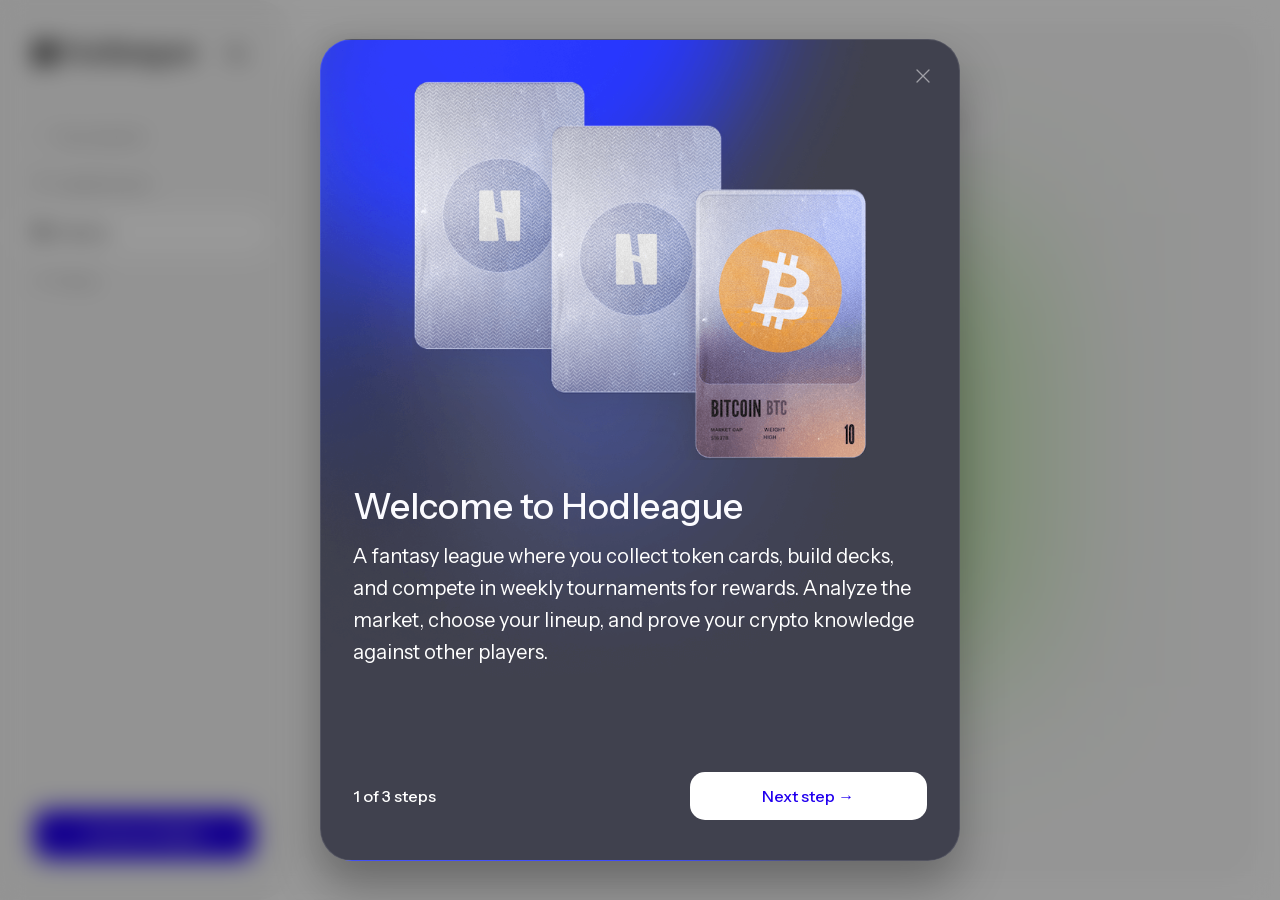
<file: tokens/index.html>
<!DOCTYPE html><!--o_m7IAfH6_z_tzOoWQoFh--><html lang="ru"><head><meta charSet="utf-8"/><meta name="viewport" content="width=device-width, initial-scale=1"/><link rel="preload" href="/_next/static/media/011cc18608a24a6f-s.p.d92c1f67.woff2" as="font" crossorigin="" type="font/woff2"/><link rel="preload" href="/_next/static/media/f06bf9da926bae75-s.p.c68a79fb.woff2" as="font" crossorigin="" type="font/woff2"/><link rel="stylesheet" href="/_next/static/chunks/d229c938bd1a6805.css" data-precedence="next"/><link rel="preload" as="script" fetchPriority="low" href="/_next/static/chunks/63ade59f3aead7f6.js"/><script src="/_next/static/chunks/140ba26b47872ab1.js" async=""></script><script src="/_next/static/chunks/8351ad0d72b04055.js" async=""></script><script src="/_next/static/chunks/d662369672b73919.js" async=""></script><script src="/_next/static/chunks/3408b19a2c55ef70.js" async=""></script><script src="/_next/static/chunks/turbopack-77de0213077e0234.js" async=""></script><script src="/_next/static/chunks/a8f911c379ab00cc.js" async=""></script><script src="/_next/static/chunks/82b742aba8b12f30.js" async=""></script><script src="/_next/static/chunks/6341094e89fbcd01.js" async=""></script><script src="/_next/static/chunks/6d7eeb7c8803a522.js" async=""></script><script src="/_next/static/chunks/71e5586d349080dc.js" async=""></script><script src="/_next/static/chunks/0b5d60cfe533b8b3.js" async=""></script><script src="/_next/static/chunks/80078c8785334494.js" async=""></script><script src="/_next/static/chunks/90eede3ed0944cca.js" async=""></script><script src="/_next/static/chunks/ff1a16fafef87110.js" async=""></script><script src="/_next/static/chunks/510d145833bbde48.js" async=""></script><script src="/_next/static/chunks/f7a240edbc20b083.js" async=""></script><script src="/_next/static/chunks/50ba3d4faadbf1dd.js" async=""></script><script src="/_next/static/chunks/542fe20fc4d08dff.js" async=""></script><link rel="apple-touch-icon" href="/logo-3.png"/><link rel="icon" href="/logo-3.png"/><meta name="apple-mobile-web-app-capable" content="yes"/><meta name="apple-mobile-web-app-title" content="Hodleague"/><meta name="apple-mobile-web-app-status-bar-style" content="default"/><link rel="preconnect" href="https://avax.back.hodleague.com" crossorigin="anonymous"/><link rel="dns-prefetch" href="https://avax.back.hodleague.com"/><meta name="next-size-adjust" content=""/><title>Hodleague</title><meta name="description" content="Build your crypto deck, compete in tournaments, and prove you&#x27;re the real alpha. Fantasy league for crypto degens."/><meta name="mobile-web-app-capable" content="yes"/><meta name="apple-mobile-web-app-title" content="Hodleague"/><meta name="apple-mobile-web-app-status-bar-style" content="default"/><meta property="og:title" content="Hodleague"/><meta property="og:description" content="Build your crypto deck, compete in tournaments, and prove you&#x27;re the real alpha. Fantasy league for crypto degens."/><meta property="og:url" content="https://hodleague.com/"/><meta property="og:site_name" content="Hodleague"/><meta property="og:image" content="https://hodleague.com/logo-3.png"/><meta property="og:image:width" content="512"/><meta property="og:image:height" content="512"/><meta property="og:image:alt" content="Hodleague"/><meta property="og:type" content="website"/><meta name="twitter:card" content="summary"/><meta name="twitter:title" content="Hodleague"/><meta name="twitter:description" content="Build your crypto deck, compete in tournaments, and prove you&#x27;re the real alpha. Fantasy league for crypto degens."/><meta name="twitter:image" content="https://hodleague.com/logo-3.png"/><link rel="icon" href="/favicon.ico?favicon.8103ba68.ico" sizes="32x32" type="image/x-icon"/><link rel="icon" href="/logo-3.png"/><link rel="apple-touch-icon" href="/logo-3.png"/><script>(function(){var p=location.pathname.replace(/\/$/,'')||'/';var b="";var r=b?p===b||p===b+'/':p===''||p==='/';if(r){location.replace((b?b+'/':'/')+'tournament/'+(location.search||''));}})();</script><script>(function(){var t=localStorage.getItem('hodleague-theme');if(t==='dark')document.documentElement.setAttribute('data-theme','dark');else if(t==='light')document.documentElement.setAttribute('data-theme','light');})();</script><script src="/_next/static/chunks/a6dad97d9634a72d.js" noModule=""></script></head><body class="instrument_sans_d1ca5634-module__PTTdIG__variable league_gothic_f760cda8-module__BmGifa__variable antialiased"><div hidden=""><!--$--><!--/$--></div><!--$!--><template data-dgst="BAILOUT_TO_CLIENT_SIDE_RENDERING"></template><!--/$--><div class="flex h-dvh bg-[var(--background)]"><div class="md:hidden fixed top-0 left-0 right-0 z-[60] flex items-center justify-between gap-2 px-6 py-4 touch-none select-none bg-transparent backdrop-blur-[75px] rounded-br-[30px]"><div class="flex items-center gap-2 min-w-0 flex-1" data-ph-capture-attribute-button="page-header-menu"><div class="w-[24px] h-[24px] text-[var(--text-primary)] flex items-center justify-center overflow-hidden shrink-0 "><svg width="12" height="14" viewBox="0 0 12 14" fill="none" xmlns="http://www.w3.org/2000/svg" class="w-full h-full"><path d="M6.41047 2.35023e-08C6.12406 1.09829e-08 5.90162 0.249602 5.93447 0.534121L7.44135 13.5852C7.46927 13.8269 7.67398 14.0094 7.91735 14.0094L10.8684 14.0094C11.133 14.0094 11.3475 13.7949 11.3475 13.5302L11.3475 0.479161C11.3475 0.214527 11.133 2.2993e-07 10.8684 2.18363e-07L6.41047 2.35023e-08Z" fill="currentColor"></path><path d="M4.93694 14.0098C5.22335 14.0098 5.44579 13.7602 5.41294 13.4756L3.90606 0.424584C3.87814 0.182819 3.67343 0.000380437 3.43006 0.000380427L0.479051 0.000380298C0.214417 0.000380286 -0.0001105 0.214908 -0.000110512 0.479542L-0.000111082 13.5306C-0.000111094 13.7952 0.214417 14.0098 0.47905 14.0098L4.93694 14.0098Z" fill="currentColor"></path><rect x="4.00781" y="5.53418" width="4.06272" height="1.68113" transform="rotate(15 4.00781 5.53418)" fill="currentColor"></rect></svg></div><span class="text-xl font-medium text-[var(--text-primary)] truncate">Tokens</span></div><div class="flex items-center gap-1"><button type="button" data-ph-capture-attribute-button="theme-toggle" class="p-2 rounded-lg hover:bg-[var(--surface-hover)] transition-colors text-[var(--text-primary)]" aria-label="Enable dark theme" title="Dark theme"><svg width="20" height="20" viewBox="0 0 24 24" fill="none" stroke="currentColor" stroke-width="2" stroke-linecap="round" stroke-linejoin="round"><path d="M21 12.79A9 9 0 1 1 11.21 3 7 7 0 0 0 21 12.79z"></path></svg></button><button class="relative p-2 -m-2 hover:bg-[var(--sidebar-hover)] rounded-lg transition-colors w-10 h-10 flex items-center justify-center" aria-label="Open menu" data-ph-capture-attribute-button="mobile-menu-toggle"><svg class="absolute w-6 h-6 text-[var(--text-primary)] transition-all duration-300 opacity-100 rotate-0 scale-100" fill="none" stroke="currentColor" viewBox="0 0 24 24"><path stroke-linecap="round" stroke-linejoin="round" stroke-width="2" d="M4 6h16M4 12h16M4 18h16"></path></svg><svg class="absolute w-6 h-6 text-[var(--text-primary)] transition-all duration-300 opacity-0 -rotate-90 scale-0" fill="none" stroke="currentColor" viewBox="0 0 24 24"><path stroke-linecap="round" stroke-linejoin="round" stroke-width="2" d="M6 18L18 6M6 6l12 12"></path></svg></button></div></div><aside class="
        w-72 bg-[var(--sidebar-bg)] flex flex-col h-dvh fixed left-0 top-0 rounded-r-[30px] border border-[var(--border-subtle)] backdrop-blur-[75px] z-50
        transform transition-transform duration-300 ease-in-out
        -translate-x-full
        md:translate-x-0 md:static
      "><div class="px-8 pt-8 flex items-center justify-between shrink-0 hidden display-none md:flex"><div class="flex items-center gap-1"><div class="w-[24px] h-[24px] text-[var(--text-primary)] flex items-center justify-center overflow-hidden shrink-0 "><svg width="12" height="14" viewBox="0 0 12 14" fill="none" xmlns="http://www.w3.org/2000/svg" class="w-full h-full"><path d="M6.41047 2.35023e-08C6.12406 1.09829e-08 5.90162 0.249602 5.93447 0.534121L7.44135 13.5852C7.46927 13.8269 7.67398 14.0094 7.91735 14.0094L10.8684 14.0094C11.133 14.0094 11.3475 13.7949 11.3475 13.5302L11.3475 0.479161C11.3475 0.214527 11.133 2.2993e-07 10.8684 2.18363e-07L6.41047 2.35023e-08Z" fill="currentColor"></path><path d="M4.93694 14.0098C5.22335 14.0098 5.44579 13.7602 5.41294 13.4756L3.90606 0.424584C3.87814 0.182819 3.67343 0.000380437 3.43006 0.000380427L0.479051 0.000380298C0.214417 0.000380286 -0.0001105 0.214908 -0.000110512 0.479542L-0.000111082 13.5306C-0.000111094 13.7952 0.214417 14.0098 0.47905 14.0098L4.93694 14.0098Z" fill="currentColor"></path><rect x="4.00781" y="5.53418" width="4.06272" height="1.68113" transform="rotate(15 4.00781 5.53418)" fill="currentColor"></rect></svg></div><span class="text-[26px] font-medium text-[var(--text-primary)]">Hodleague</span></div><div class="hidden md:block shrink-0"><button type="button" data-ph-capture-attribute-button="theme-toggle" class="p-2 rounded-lg hover:bg-[var(--surface-hover)] transition-colors text-[var(--text-primary)]" aria-label="Enable dark theme" title="Dark theme"><svg width="20" height="20" viewBox="0 0 24 24" fill="none" stroke="currentColor" stroke-width="2" stroke-linecap="round" stroke-linejoin="round"><path d="M21 12.79A9 9 0 1 1 11.21 3 7 7 0 0 0 21 12.79z"></path></svg></button></div><button class="md:hidden p-2 hover:bg-[var(--surface-hover)] rounded-lg transition-colors" aria-label="Close menu" data-ph-capture-attribute-button="sidebar-close"><svg class="w-6 h-6 text-[var(--text-primary)]" fill="none" stroke="currentColor" viewBox="0 0 24 24"><path stroke-linecap="round" stroke-linejoin="round" stroke-width="2" d="M6 18L18 6M6 6l12 12"></path></svg></button></div><nav class="flex-1 px-4  pt-16 md:pt-10"><ul class="space-y-0"><li><a data-ph-capture-attribute-button="nav-tournament" class="flex items-center gap-[5px] px-2 md:px-4 py-2 h-12 rounded-[30px] transition-colors text-[var(--nav-item-inactive)] hover:text-[var(--nav-item-inactive-hover)]" href="/tournament/"><svg width="16" height="16" viewBox="0 0 22 22" fill="none" xmlns="http://www.w3.org/2000/svg"><g clip-path="url(#clip0_169_7249)"><path d="M4.39893 10.2377L5.37499 13.8804M5.37499 13.8804L9.01773 12.9043M5.37499 13.8804L10.7083 4.64278M17.4579 11.6188L16.4818 7.97611M16.4818 7.97611L12.8391 8.95218M16.4818 7.97611L11.1485 17.2137" stroke="var(--nav-item-inactive)" stroke-opacity="0.5" stroke-width="1.33333" stroke-linecap="round" stroke-linejoin="round"></path></g><defs><clipPath id="clip0_169_7249"><rect width="16" height="16" fill="white" transform="translate(8) rotate(30)"></rect></clipPath></defs></svg><span class="text-[16px]">Tournament</span></a></li><li><a data-ph-capture-attribute-button="nav-leaderboard" class="flex items-center gap-[5px] px-2 md:px-4 py-2 h-12 rounded-[30px] transition-colors text-[var(--nav-item-inactive)] hover:text-[var(--nav-item-inactive-hover)]" href="/leaderboard/"><svg width="16" height="16" viewBox="0 0 16 16" fill="none" xmlns="http://www.w3.org/2000/svg"><g clip-path="url(#clip0_169_7255)"><path d="M4.8068 10L1.77347 4.76004C1.64267 4.53396 1.58115 4.27443 1.59656 4.01369C1.61197 3.75295 1.70362 3.50248 1.86013 3.29337L2.93347 1.86671C3.05766 1.70111 3.21871 1.56671 3.40385 1.47414C3.58899 1.38157 3.79314 1.33337 4.00013 1.33337H12.0001C12.2071 1.33337 12.4113 1.38157 12.5964 1.47414C12.7816 1.56671 12.9426 1.70111 13.0668 1.86671L14.1335 3.29337C14.291 3.50181 14.3839 3.75194 14.4004 4.01269C14.417 4.27344 14.3567 4.53332 14.2268 4.76004L11.1935 10M7.33357 8.00001L3.41357 1.46667M8.66683 8.00001L12.5868 1.46667M5.3335 4.66671H10.6668M8.00016 12V10.6667H7.66683M11.3335 11.3334C11.3335 13.1743 9.84111 14.6667 8.00016 14.6667C6.15921 14.6667 4.66683 13.1743 4.66683 11.3334C4.66683 9.49242 6.15921 8.00004 8.00016 8.00004C9.84111 8.00004 11.3335 9.49242 11.3335 11.3334Z" stroke="var(--nav-item-inactive)" stroke-opacity="0.5" stroke-width="1.33333" stroke-linecap="round" stroke-linejoin="round"></path></g><defs><clipPath id="clip0_169_7255"><rect width="16" height="16" fill="white"></rect></clipPath></defs></svg><span class="text-[16px]">Leaderboard</span></a></li><li><a data-ph-capture-attribute-button="nav-tokens" class="flex items-center gap-[5px] px-2 md:px-4 py-2 h-12 rounded-[30px] transition-colors bg-[var(--nav-item-active-bg)] text-[var(--nav-item-active-text)]" href="/tokens/"><svg width="16" height="16" viewBox="0 0 16 16" fill="none" xmlns="http://www.w3.org/2000/svg"><g fill="var(--nav-item-active-text)" fill-opacity="1" fill-rule="evenodd" clip-rule="evenodd"><path d="M5.791 3.318L3.316 5.793a1 1 0 000 1.414l2.475 2.475a1 1 0 001.415 0L9.68 7.207a1 1 0 000-1.414L7.206 3.318a1 1 0 00-1.415 0zm.707 4.95L4.731 6.5l1.767-1.768L8.266 6.5 6.498 8.268z"></path><path d="M0 6.5a6.5 6.5 0 0112.346-2.845 6.5 6.5 0 11-8.691 8.691A6.5 6.5 0 010 6.5zm6.5-5a5 5 0 100 10 5 5 0 000-10zm6.5 5c0-.201-.01-.4-.027-.597a5 5 0 11-7.07 7.07A6.5 6.5 0 0013 6.5z"></path></g></svg><span class="text-[16px]">Tokens</span></a></li><li><a data-ph-capture-attribute-button="nav-packs" class="flex items-center gap-[5px] px-2 md:px-4 py-2 h-12 rounded-[30px] transition-colors text-[var(--nav-item-inactive)] hover:text-[var(--nav-item-inactive-hover)]" href="/packs/"><svg width="16" height="16" viewBox="0 0 16 16" fill="none" xmlns="http://www.w3.org/2000/svg"><mask id="path-1-inside-1_169_7258" fill="white"><rect x="7" y="2" width="6" height="9" rx="1"></rect></mask><rect x="7" y="2" width="6" height="9" rx="1" stroke="var(--nav-item-inactive)" stroke-opacity="0.5" stroke-width="2.6" mask="url(#path-1-inside-1_169_7258)"></rect><mask id="path-2-inside-2_169_7258" fill="white"><rect x="5" y="4" width="6" height="9" rx="1"></rect></mask><rect x="5" y="4" width="6" height="9" rx="1" fill="var(--icon-bg)" stroke="var(--nav-item-inactive)" stroke-opacity="0.5" stroke-width="2.6" mask="url(#path-2-inside-2_169_7258)"></rect><mask id="path-3-inside-3_169_7258" fill="white"><rect x="3" y="6" width="6" height="9" rx="1"></rect></mask><rect x="3" y="6" width="6" height="9" rx="1" fill="var(--icon-bg)" stroke="var(--nav-item-inactive)" stroke-opacity="0.5" stroke-width="2.6" mask="url(#path-3-inside-3_169_7258)"></rect></svg><span class="text-[16px]">Packs</span></a></li></ul></nav><div class="p-4 pb-6"><div class="rounded-[30px] bg-[var(--userinfo-bg)] border border-[var(--input-border)] backdrop-blur-[150px] p-4"></div></div></aside><div class="flex flex-col flex-1 min-w-0"><main class="flex-1 min-w-0 overflow-x-hidden overflow-y-auto overscroll-contain bg-[var(--background)] pt-18 py-5 px-4 md:py-6 md:px-6"><div class="w-full max-w-8xl mx-auto flex flex-col min-w-0 h-full"><div class="relative w-full overflow-hidden flex-1 min-h-0 flex flex-col min-w-0" style="border-radius:30px;background:var(--blurcard-gradient);box-shadow:var(--blurcard-shadow)"><div class="relative w-full h-full overflow-hidden flex flex-col" style="border-radius:29px"><div class="absolute w-[50%] h-[50%] top-[25%] left-[25%] right-0 bottom-0 inset-0" style="background:rgb(193, 238, 170);opacity:var(--blurcard-bg-layer-opacity)"></div><div class="absolute inset-0 pointer-events-none" style="background:var(--blurcard-overlay);backdrop-filter:blur(81.1px);-webkit-backdrop-filter:blur(81.1px)"></div><div class="relative h-full flex flex-col"><div class="flex flex-col gap-4 px-4 sm:px-6 pt-4 md:pt-6 pb-0 flex-shrink-0"><h2 class="text-xl md:text-2xl font-semibold leading-8 text-[var(--text-primary)]">Tokens</h2><div class="flex flex-col md:flex-row gap-4 md:gap-9 md:items-center"><div class="relative flex-1 md:max-w-[320px]"><svg class="absolute left-4 top-1/2 -translate-y-1/2 w-5 h-5 text-[var(--text-placeholder)] pointer-events-none" fill="none" stroke="currentColor" viewBox="0 0 24 24"><path stroke-linecap="round" stroke-linejoin="round" stroke-width="2" d="M21 21l-6-6m2-5a7 7 0 11-14 0 7 7 0 0114 0z"></path></svg><input type="text" placeholder="Search by symbol or name" class="w-full bg-[var(--input-bg)] border border-[var(--input-border)] text-[var(--input-text)] placeholder:text-[var(--text-placeholder)] outline-none focus:outline-none pl-11 pr-4 h-11 md:h-12 rounded-2xl text-base" value=""/></div><div class="flex flex-wrap gap-3 md:gap-4"><div class="relative "><button type="button" data-ph-capture-attribute-button="dropdown-select" class="appearance-none bg-[var(--surface)] border border-[var(--border)] rounded-[15px] px-4 py-3 text-base font-medium text-[var(--text-primary)] leading-none tracking-normal cursor-pointer focus:outline-none h-12 flex items-center justify-between w-full transition-all hover:ring-2 hover:ring-purple-400/20 shadow-[0px_7px_2px_0px_rgba(133,109,253,0),0px_5px_2px_0px_rgba(133,109,253,0.01),0px_3px_2px_0px_rgba(133,109,253,0.05),0px_1px_1px_0px_rgba(133,109,253,0.09),0px_0px_1px_0px_rgba(133,109,253,0.1)]" style="min-width:140px"><span>By score</span><svg class="w-4 h-4 text-[var(--text-primary)] transition-transform shrink-0 ml-2 " fill="none" stroke="currentColor" viewBox="0 0 24 24"><path stroke-linecap="round" stroke-linejoin="round" stroke-width="2" d="M19 9l-7 7-7-7"></path></svg></button></div><div class="relative "><button type="button" data-ph-capture-attribute-button="dropdown-select" class="appearance-none bg-[var(--surface)] border border-[var(--border)] rounded-[15px] px-4 py-3 text-base font-medium text-[var(--text-primary)] leading-none tracking-normal cursor-pointer focus:outline-none h-12 flex items-center justify-between w-full transition-all hover:ring-2 hover:ring-purple-400/20 shadow-[0px_7px_2px_0px_rgba(133,109,253,0),0px_5px_2px_0px_rgba(133,109,253,0.01),0px_3px_2px_0px_rgba(133,109,253,0.05),0px_1px_1px_0px_rgba(133,109,253,0.09),0px_0px_1px_0px_rgba(133,109,253,0.1)]" style="min-width:120px"><span>High → Low</span><svg class="w-4 h-4 text-[var(--text-primary)] transition-transform shrink-0 ml-2 " fill="none" stroke="currentColor" viewBox="0 0 24 24"><path stroke-linecap="round" stroke-linejoin="round" stroke-width="2" d="M19 9l-7 7-7-7"></path></svg></button></div></div></div></div><div class="px-4 pt-2 md:px-6 pb-4 md:pb-6 min-w-0 overflow-hidden flex-1 min-h-0 flex flex-col"><div class="grid pt-2 md:pt-4 grid-cols-1 sm:grid-cols-2 lg:grid-cols-3 xl:grid-cols-4 gap-4"><div class="rounded-2xl bg-[var(--surface-elevated)]/80 p-4 md:p-5 backdrop-blur-sm border-2 border-[var(--border)]"><div class="flex items-start gap-3 mb-4"><div class="shrink-0 mt-1 w-7 h-7 rounded-lg bg-[var(--surface-hover)] animate-pulse"></div><div class="shrink-0 w-12 h-12 md:w-14 md:h-14 rounded-2xl bg-[var(--surface-hover)] animate-pulse"></div><div class="min-w-0 flex-1 pt-0.5"><div class="h-5 md:h-6 w-24 md:w-28 bg-[var(--surface-hover)] rounded animate-pulse mb-2"></div><div class="h-4 w-14 bg-[var(--surface-hover)] rounded animate-pulse"></div></div></div><div class="grid grid-cols-2 gap-x-4 gap-y-3"><div><div class="h-4 w-10 bg-[var(--surface-hover)] rounded animate-pulse mb-1.5"></div><div class="h-5 md:h-[1.25rem] w-16 md:w-20 bg-[var(--surface-hover)] rounded animate-pulse"></div></div><div><div class="h-4 w-10 bg-[var(--surface-hover)] rounded animate-pulse mb-1.5"></div><div class="h-5 md:h-[1.25rem] w-16 md:w-20 bg-[var(--surface-hover)] rounded animate-pulse"></div></div><div><div class="h-4 w-10 bg-[var(--surface-hover)] rounded animate-pulse mb-1.5"></div><div class="h-5 md:h-[1.25rem] w-16 md:w-20 bg-[var(--surface-hover)] rounded animate-pulse"></div></div><div><div class="h-4 w-10 bg-[var(--surface-hover)] rounded animate-pulse mb-1.5"></div><div class="h-5 md:h-[1.25rem] w-16 md:w-20 bg-[var(--surface-hover)] rounded animate-pulse"></div></div></div></div><div class="rounded-2xl bg-[var(--surface-elevated)]/80 p-4 md:p-5 backdrop-blur-sm border-2 border-[var(--border)]"><div class="flex items-start gap-3 mb-4"><div class="shrink-0 mt-1 w-7 h-7 rounded-lg bg-[var(--surface-hover)] animate-pulse"></div><div class="shrink-0 w-12 h-12 md:w-14 md:h-14 rounded-2xl bg-[var(--surface-hover)] animate-pulse"></div><div class="min-w-0 flex-1 pt-0.5"><div class="h-5 md:h-6 w-24 md:w-28 bg-[var(--surface-hover)] rounded animate-pulse mb-2"></div><div class="h-4 w-14 bg-[var(--surface-hover)] rounded animate-pulse"></div></div></div><div class="grid grid-cols-2 gap-x-4 gap-y-3"><div><div class="h-4 w-10 bg-[var(--surface-hover)] rounded animate-pulse mb-1.5"></div><div class="h-5 md:h-[1.25rem] w-16 md:w-20 bg-[var(--surface-hover)] rounded animate-pulse"></div></div><div><div class="h-4 w-10 bg-[var(--surface-hover)] rounded animate-pulse mb-1.5"></div><div class="h-5 md:h-[1.25rem] w-16 md:w-20 bg-[var(--surface-hover)] rounded animate-pulse"></div></div><div><div class="h-4 w-10 bg-[var(--surface-hover)] rounded animate-pulse mb-1.5"></div><div class="h-5 md:h-[1.25rem] w-16 md:w-20 bg-[var(--surface-hover)] rounded animate-pulse"></div></div><div><div class="h-4 w-10 bg-[var(--surface-hover)] rounded animate-pulse mb-1.5"></div><div class="h-5 md:h-[1.25rem] w-16 md:w-20 bg-[var(--surface-hover)] rounded animate-pulse"></div></div></div></div><div class="rounded-2xl bg-[var(--surface-elevated)]/80 p-4 md:p-5 backdrop-blur-sm border-2 border-[var(--border)]"><div class="flex items-start gap-3 mb-4"><div class="shrink-0 mt-1 w-7 h-7 rounded-lg bg-[var(--surface-hover)] animate-pulse"></div><div class="shrink-0 w-12 h-12 md:w-14 md:h-14 rounded-2xl bg-[var(--surface-hover)] animate-pulse"></div><div class="min-w-0 flex-1 pt-0.5"><div class="h-5 md:h-6 w-24 md:w-28 bg-[var(--surface-hover)] rounded animate-pulse mb-2"></div><div class="h-4 w-14 bg-[var(--surface-hover)] rounded animate-pulse"></div></div></div><div class="grid grid-cols-2 gap-x-4 gap-y-3"><div><div class="h-4 w-10 bg-[var(--surface-hover)] rounded animate-pulse mb-1.5"></div><div class="h-5 md:h-[1.25rem] w-16 md:w-20 bg-[var(--surface-hover)] rounded animate-pulse"></div></div><div><div class="h-4 w-10 bg-[var(--surface-hover)] rounded animate-pulse mb-1.5"></div><div class="h-5 md:h-[1.25rem] w-16 md:w-20 bg-[var(--surface-hover)] rounded animate-pulse"></div></div><div><div class="h-4 w-10 bg-[var(--surface-hover)] rounded animate-pulse mb-1.5"></div><div class="h-5 md:h-[1.25rem] w-16 md:w-20 bg-[var(--surface-hover)] rounded animate-pulse"></div></div><div><div class="h-4 w-10 bg-[var(--surface-hover)] rounded animate-pulse mb-1.5"></div><div class="h-5 md:h-[1.25rem] w-16 md:w-20 bg-[var(--surface-hover)] rounded animate-pulse"></div></div></div></div><div class="rounded-2xl bg-[var(--surface-elevated)]/80 p-4 md:p-5 backdrop-blur-sm border-2 border-[var(--border)]"><div class="flex items-start gap-3 mb-4"><div class="shrink-0 mt-1 w-7 h-7 rounded-lg bg-[var(--surface-hover)] animate-pulse"></div><div class="shrink-0 w-12 h-12 md:w-14 md:h-14 rounded-2xl bg-[var(--surface-hover)] animate-pulse"></div><div class="min-w-0 flex-1 pt-0.5"><div class="h-5 md:h-6 w-24 md:w-28 bg-[var(--surface-hover)] rounded animate-pulse mb-2"></div><div class="h-4 w-14 bg-[var(--surface-hover)] rounded animate-pulse"></div></div></div><div class="grid grid-cols-2 gap-x-4 gap-y-3"><div><div class="h-4 w-10 bg-[var(--surface-hover)] rounded animate-pulse mb-1.5"></div><div class="h-5 md:h-[1.25rem] w-16 md:w-20 bg-[var(--surface-hover)] rounded animate-pulse"></div></div><div><div class="h-4 w-10 bg-[var(--surface-hover)] rounded animate-pulse mb-1.5"></div><div class="h-5 md:h-[1.25rem] w-16 md:w-20 bg-[var(--surface-hover)] rounded animate-pulse"></div></div><div><div class="h-4 w-10 bg-[var(--surface-hover)] rounded animate-pulse mb-1.5"></div><div class="h-5 md:h-[1.25rem] w-16 md:w-20 bg-[var(--surface-hover)] rounded animate-pulse"></div></div><div><div class="h-4 w-10 bg-[var(--surface-hover)] rounded animate-pulse mb-1.5"></div><div class="h-5 md:h-[1.25rem] w-16 md:w-20 bg-[var(--surface-hover)] rounded animate-pulse"></div></div></div></div><div class="rounded-2xl bg-[var(--surface-elevated)]/80 p-4 md:p-5 backdrop-blur-sm border border-[var(--border)]"><div class="flex items-start gap-3 mb-4"><div class="shrink-0 mt-1 w-7 h-7 rounded-lg bg-[var(--surface-hover)] animate-pulse"></div><div class="shrink-0 w-12 h-12 md:w-14 md:h-14 rounded-2xl bg-[var(--surface-hover)] animate-pulse"></div><div class="min-w-0 flex-1 pt-0.5"><div class="h-5 md:h-6 w-24 md:w-28 bg-[var(--surface-hover)] rounded animate-pulse mb-2"></div><div class="h-4 w-14 bg-[var(--surface-hover)] rounded animate-pulse"></div></div></div><div class="grid grid-cols-2 gap-x-4 gap-y-3"><div><div class="h-4 w-10 bg-[var(--surface-hover)] rounded animate-pulse mb-1.5"></div><div class="h-5 md:h-[1.25rem] w-16 md:w-20 bg-[var(--surface-hover)] rounded animate-pulse"></div></div><div><div class="h-4 w-10 bg-[var(--surface-hover)] rounded animate-pulse mb-1.5"></div><div class="h-5 md:h-[1.25rem] w-16 md:w-20 bg-[var(--surface-hover)] rounded animate-pulse"></div></div><div><div class="h-4 w-10 bg-[var(--surface-hover)] rounded animate-pulse mb-1.5"></div><div class="h-5 md:h-[1.25rem] w-16 md:w-20 bg-[var(--surface-hover)] rounded animate-pulse"></div></div><div><div class="h-4 w-10 bg-[var(--surface-hover)] rounded animate-pulse mb-1.5"></div><div class="h-5 md:h-[1.25rem] w-16 md:w-20 bg-[var(--surface-hover)] rounded animate-pulse"></div></div></div></div><div class="rounded-2xl bg-[var(--surface-elevated)]/80 p-4 md:p-5 backdrop-blur-sm border border-[var(--border)]"><div class="flex items-start gap-3 mb-4"><div class="shrink-0 mt-1 w-7 h-7 rounded-lg bg-[var(--surface-hover)] animate-pulse"></div><div class="shrink-0 w-12 h-12 md:w-14 md:h-14 rounded-2xl bg-[var(--surface-hover)] animate-pulse"></div><div class="min-w-0 flex-1 pt-0.5"><div class="h-5 md:h-6 w-24 md:w-28 bg-[var(--surface-hover)] rounded animate-pulse mb-2"></div><div class="h-4 w-14 bg-[var(--surface-hover)] rounded animate-pulse"></div></div></div><div class="grid grid-cols-2 gap-x-4 gap-y-3"><div><div class="h-4 w-10 bg-[var(--surface-hover)] rounded animate-pulse mb-1.5"></div><div class="h-5 md:h-[1.25rem] w-16 md:w-20 bg-[var(--surface-hover)] rounded animate-pulse"></div></div><div><div class="h-4 w-10 bg-[var(--surface-hover)] rounded animate-pulse mb-1.5"></div><div class="h-5 md:h-[1.25rem] w-16 md:w-20 bg-[var(--surface-hover)] rounded animate-pulse"></div></div><div><div class="h-4 w-10 bg-[var(--surface-hover)] rounded animate-pulse mb-1.5"></div><div class="h-5 md:h-[1.25rem] w-16 md:w-20 bg-[var(--surface-hover)] rounded animate-pulse"></div></div><div><div class="h-4 w-10 bg-[var(--surface-hover)] rounded animate-pulse mb-1.5"></div><div class="h-5 md:h-[1.25rem] w-16 md:w-20 bg-[var(--surface-hover)] rounded animate-pulse"></div></div></div></div><div class="rounded-2xl bg-[var(--surface-elevated)]/80 p-4 md:p-5 backdrop-blur-sm border border-[var(--border)]"><div class="flex items-start gap-3 mb-4"><div class="shrink-0 mt-1 w-7 h-7 rounded-lg bg-[var(--surface-hover)] animate-pulse"></div><div class="shrink-0 w-12 h-12 md:w-14 md:h-14 rounded-2xl bg-[var(--surface-hover)] animate-pulse"></div><div class="min-w-0 flex-1 pt-0.5"><div class="h-5 md:h-6 w-24 md:w-28 bg-[var(--surface-hover)] rounded animate-pulse mb-2"></div><div class="h-4 w-14 bg-[var(--surface-hover)] rounded animate-pulse"></div></div></div><div class="grid grid-cols-2 gap-x-4 gap-y-3"><div><div class="h-4 w-10 bg-[var(--surface-hover)] rounded animate-pulse mb-1.5"></div><div class="h-5 md:h-[1.25rem] w-16 md:w-20 bg-[var(--surface-hover)] rounded animate-pulse"></div></div><div><div class="h-4 w-10 bg-[var(--surface-hover)] rounded animate-pulse mb-1.5"></div><div class="h-5 md:h-[1.25rem] w-16 md:w-20 bg-[var(--surface-hover)] rounded animate-pulse"></div></div><div><div class="h-4 w-10 bg-[var(--surface-hover)] rounded animate-pulse mb-1.5"></div><div class="h-5 md:h-[1.25rem] w-16 md:w-20 bg-[var(--surface-hover)] rounded animate-pulse"></div></div><div><div class="h-4 w-10 bg-[var(--surface-hover)] rounded animate-pulse mb-1.5"></div><div class="h-5 md:h-[1.25rem] w-16 md:w-20 bg-[var(--surface-hover)] rounded animate-pulse"></div></div></div></div><div class="rounded-2xl bg-[var(--surface-elevated)]/80 p-4 md:p-5 backdrop-blur-sm border border-[var(--border)]"><div class="flex items-start gap-3 mb-4"><div class="shrink-0 mt-1 w-7 h-7 rounded-lg bg-[var(--surface-hover)] animate-pulse"></div><div class="shrink-0 w-12 h-12 md:w-14 md:h-14 rounded-2xl bg-[var(--surface-hover)] animate-pulse"></div><div class="min-w-0 flex-1 pt-0.5"><div class="h-5 md:h-6 w-24 md:w-28 bg-[var(--surface-hover)] rounded animate-pulse mb-2"></div><div class="h-4 w-14 bg-[var(--surface-hover)] rounded animate-pulse"></div></div></div><div class="grid grid-cols-2 gap-x-4 gap-y-3"><div><div class="h-4 w-10 bg-[var(--surface-hover)] rounded animate-pulse mb-1.5"></div><div class="h-5 md:h-[1.25rem] w-16 md:w-20 bg-[var(--surface-hover)] rounded animate-pulse"></div></div><div><div class="h-4 w-10 bg-[var(--surface-hover)] rounded animate-pulse mb-1.5"></div><div class="h-5 md:h-[1.25rem] w-16 md:w-20 bg-[var(--surface-hover)] rounded animate-pulse"></div></div><div><div class="h-4 w-10 bg-[var(--surface-hover)] rounded animate-pulse mb-1.5"></div><div class="h-5 md:h-[1.25rem] w-16 md:w-20 bg-[var(--surface-hover)] rounded animate-pulse"></div></div><div><div class="h-4 w-10 bg-[var(--surface-hover)] rounded animate-pulse mb-1.5"></div><div class="h-5 md:h-[1.25rem] w-16 md:w-20 bg-[var(--surface-hover)] rounded animate-pulse"></div></div></div></div><div class="rounded-2xl bg-[var(--surface-elevated)]/80 p-4 md:p-5 backdrop-blur-sm border border-[var(--border)]"><div class="flex items-start gap-3 mb-4"><div class="shrink-0 mt-1 w-7 h-7 rounded-lg bg-[var(--surface-hover)] animate-pulse"></div><div class="shrink-0 w-12 h-12 md:w-14 md:h-14 rounded-2xl bg-[var(--surface-hover)] animate-pulse"></div><div class="min-w-0 flex-1 pt-0.5"><div class="h-5 md:h-6 w-24 md:w-28 bg-[var(--surface-hover)] rounded animate-pulse mb-2"></div><div class="h-4 w-14 bg-[var(--surface-hover)] rounded animate-pulse"></div></div></div><div class="grid grid-cols-2 gap-x-4 gap-y-3"><div><div class="h-4 w-10 bg-[var(--surface-hover)] rounded animate-pulse mb-1.5"></div><div class="h-5 md:h-[1.25rem] w-16 md:w-20 bg-[var(--surface-hover)] rounded animate-pulse"></div></div><div><div class="h-4 w-10 bg-[var(--surface-hover)] rounded animate-pulse mb-1.5"></div><div class="h-5 md:h-[1.25rem] w-16 md:w-20 bg-[var(--surface-hover)] rounded animate-pulse"></div></div><div><div class="h-4 w-10 bg-[var(--surface-hover)] rounded animate-pulse mb-1.5"></div><div class="h-5 md:h-[1.25rem] w-16 md:w-20 bg-[var(--surface-hover)] rounded animate-pulse"></div></div><div><div class="h-4 w-10 bg-[var(--surface-hover)] rounded animate-pulse mb-1.5"></div><div class="h-5 md:h-[1.25rem] w-16 md:w-20 bg-[var(--surface-hover)] rounded animate-pulse"></div></div></div></div><div class="rounded-2xl bg-[var(--surface-elevated)]/80 p-4 md:p-5 backdrop-blur-sm border border-[var(--border)]"><div class="flex items-start gap-3 mb-4"><div class="shrink-0 mt-1 w-7 h-7 rounded-lg bg-[var(--surface-hover)] animate-pulse"></div><div class="shrink-0 w-12 h-12 md:w-14 md:h-14 rounded-2xl bg-[var(--surface-hover)] animate-pulse"></div><div class="min-w-0 flex-1 pt-0.5"><div class="h-5 md:h-6 w-24 md:w-28 bg-[var(--surface-hover)] rounded animate-pulse mb-2"></div><div class="h-4 w-14 bg-[var(--surface-hover)] rounded animate-pulse"></div></div></div><div class="grid grid-cols-2 gap-x-4 gap-y-3"><div><div class="h-4 w-10 bg-[var(--surface-hover)] rounded animate-pulse mb-1.5"></div><div class="h-5 md:h-[1.25rem] w-16 md:w-20 bg-[var(--surface-hover)] rounded animate-pulse"></div></div><div><div class="h-4 w-10 bg-[var(--surface-hover)] rounded animate-pulse mb-1.5"></div><div class="h-5 md:h-[1.25rem] w-16 md:w-20 bg-[var(--surface-hover)] rounded animate-pulse"></div></div><div><div class="h-4 w-10 bg-[var(--surface-hover)] rounded animate-pulse mb-1.5"></div><div class="h-5 md:h-[1.25rem] w-16 md:w-20 bg-[var(--surface-hover)] rounded animate-pulse"></div></div><div><div class="h-4 w-10 bg-[var(--surface-hover)] rounded animate-pulse mb-1.5"></div><div class="h-5 md:h-[1.25rem] w-16 md:w-20 bg-[var(--surface-hover)] rounded animate-pulse"></div></div></div></div><div class="rounded-2xl bg-[var(--surface-elevated)]/80 p-4 md:p-5 backdrop-blur-sm border border-[var(--border)]"><div class="flex items-start gap-3 mb-4"><div class="shrink-0 mt-1 w-7 h-7 rounded-lg bg-[var(--surface-hover)] animate-pulse"></div><div class="shrink-0 w-12 h-12 md:w-14 md:h-14 rounded-2xl bg-[var(--surface-hover)] animate-pulse"></div><div class="min-w-0 flex-1 pt-0.5"><div class="h-5 md:h-6 w-24 md:w-28 bg-[var(--surface-hover)] rounded animate-pulse mb-2"></div><div class="h-4 w-14 bg-[var(--surface-hover)] rounded animate-pulse"></div></div></div><div class="grid grid-cols-2 gap-x-4 gap-y-3"><div><div class="h-4 w-10 bg-[var(--surface-hover)] rounded animate-pulse mb-1.5"></div><div class="h-5 md:h-[1.25rem] w-16 md:w-20 bg-[var(--surface-hover)] rounded animate-pulse"></div></div><div><div class="h-4 w-10 bg-[var(--surface-hover)] rounded animate-pulse mb-1.5"></div><div class="h-5 md:h-[1.25rem] w-16 md:w-20 bg-[var(--surface-hover)] rounded animate-pulse"></div></div><div><div class="h-4 w-10 bg-[var(--surface-hover)] rounded animate-pulse mb-1.5"></div><div class="h-5 md:h-[1.25rem] w-16 md:w-20 bg-[var(--surface-hover)] rounded animate-pulse"></div></div><div><div class="h-4 w-10 bg-[var(--surface-hover)] rounded animate-pulse mb-1.5"></div><div class="h-5 md:h-[1.25rem] w-16 md:w-20 bg-[var(--surface-hover)] rounded animate-pulse"></div></div></div></div><div class="rounded-2xl bg-[var(--surface-elevated)]/80 p-4 md:p-5 backdrop-blur-sm border border-[var(--border)]"><div class="flex items-start gap-3 mb-4"><div class="shrink-0 mt-1 w-7 h-7 rounded-lg bg-[var(--surface-hover)] animate-pulse"></div><div class="shrink-0 w-12 h-12 md:w-14 md:h-14 rounded-2xl bg-[var(--surface-hover)] animate-pulse"></div><div class="min-w-0 flex-1 pt-0.5"><div class="h-5 md:h-6 w-24 md:w-28 bg-[var(--surface-hover)] rounded animate-pulse mb-2"></div><div class="h-4 w-14 bg-[var(--surface-hover)] rounded animate-pulse"></div></div></div><div class="grid grid-cols-2 gap-x-4 gap-y-3"><div><div class="h-4 w-10 bg-[var(--surface-hover)] rounded animate-pulse mb-1.5"></div><div class="h-5 md:h-[1.25rem] w-16 md:w-20 bg-[var(--surface-hover)] rounded animate-pulse"></div></div><div><div class="h-4 w-10 bg-[var(--surface-hover)] rounded animate-pulse mb-1.5"></div><div class="h-5 md:h-[1.25rem] w-16 md:w-20 bg-[var(--surface-hover)] rounded animate-pulse"></div></div><div><div class="h-4 w-10 bg-[var(--surface-hover)] rounded animate-pulse mb-1.5"></div><div class="h-5 md:h-[1.25rem] w-16 md:w-20 bg-[var(--surface-hover)] rounded animate-pulse"></div></div><div><div class="h-4 w-10 bg-[var(--surface-hover)] rounded animate-pulse mb-1.5"></div><div class="h-5 md:h-[1.25rem] w-16 md:w-20 bg-[var(--surface-hover)] rounded animate-pulse"></div></div></div></div></div></div></div></div></div></div><!--$--><!--/$--></main></div></div><script src="/_next/static/chunks/63ade59f3aead7f6.js" id="_R_" async=""></script><script>(self.__next_f=self.__next_f||[]).push([0])</script><script>self.__next_f.push([1,"1:\"$Sreact.fragment\"\n2:I[28739,[\"/_next/static/chunks/a8f911c379ab00cc.js\",\"/_next/static/chunks/82b742aba8b12f30.js\",\"/_next/static/chunks/6341094e89fbcd01.js\",\"/_next/static/chunks/6d7eeb7c8803a522.js\",\"/_next/static/chunks/71e5586d349080dc.js\",\"/_next/static/chunks/0b5d60cfe533b8b3.js\",\"/_next/static/chunks/80078c8785334494.js\",\"/_next/static/chunks/90eede3ed0944cca.js\"],\"Providers\"]\n3:I[39756,[\"/_next/static/chunks/ff1a16fafef87110.js\",\"/_next/static/chunks/510d145833bbde48.js\"],\"default\"]\n4:I[37457,[\"/_next/static/chunks/ff1a16fafef87110.js\",\"/_next/static/chunks/510d145833bbde48.js\"],\"default\"]\n5:I[92825,[\"/_next/static/chunks/ff1a16fafef87110.js\",\"/_next/static/chunks/510d145833bbde48.js\"],\"ClientSegmentRoot\"]\n6:I[3366,[\"/_next/static/chunks/a8f911c379ab00cc.js\",\"/_next/static/chunks/82b742aba8b12f30.js\",\"/_next/static/chunks/6341094e89fbcd01.js\",\"/_next/static/chunks/6d7eeb7c8803a522.js\",\"/_next/static/chunks/71e5586d349080dc.js\",\"/_next/static/chunks/0b5d60cfe533b8b3.js\",\"/_next/static/chunks/80078c8785334494.js\",\"/_next/static/chunks/90eede3ed0944cca.js\",\"/_next/static/chunks/f7a240edbc20b083.js\",\"/_next/static/chunks/50ba3d4faadbf1dd.js\"],\"default\"]\nd:I[68027,[],\"default\"]\n:HL[\"/_next/static/chunks/d229c938bd1a6805.css\",\"style\"]\n:HL[\"/_next/static/media/011cc18608a24a6f-s.p.d92c1f67.woff2\",\"font\",{\"crossOrigin\":\"\",\"type\":\"font/woff2\"}]\n:HL[\"/_next/static/media/f06bf9da926bae75-s.p.c68a79fb.woff2\",\"font\",{\"crossOrigin\":\"\",\"type\":\"font/woff2\"}]\n"])</script><script>self.__next_f.push([1,"0:{\"P\":null,\"b\":\"o_m7IAfH6-z-tzOoWQoFh\",\"c\":[\"\",\"tokens\",\"\"],\"q\":\"\",\"i\":false,\"f\":[[[\"\",{\"children\":[\"(main)\",{\"children\":[\"tokens\",{\"children\":[\"__PAGE__\",{}]}]}]},\"$undefined\",\"$undefined\",true],[[\"$\",\"$1\",\"c\",{\"children\":[[[\"$\",\"link\",\"0\",{\"rel\":\"stylesheet\",\"href\":\"/_next/static/chunks/d229c938bd1a6805.css\",\"precedence\":\"next\",\"crossOrigin\":\"$undefined\",\"nonce\":\"$undefined\"}],[\"$\",\"script\",\"script-0\",{\"src\":\"/_next/static/chunks/a8f911c379ab00cc.js\",\"async\":true,\"nonce\":\"$undefined\"}],[\"$\",\"script\",\"script-1\",{\"src\":\"/_next/static/chunks/82b742aba8b12f30.js\",\"async\":true,\"nonce\":\"$undefined\"}],[\"$\",\"script\",\"script-2\",{\"src\":\"/_next/static/chunks/6341094e89fbcd01.js\",\"async\":true,\"nonce\":\"$undefined\"}],[\"$\",\"script\",\"script-3\",{\"src\":\"/_next/static/chunks/6d7eeb7c8803a522.js\",\"async\":true,\"nonce\":\"$undefined\"}],[\"$\",\"script\",\"script-4\",{\"src\":\"/_next/static/chunks/71e5586d349080dc.js\",\"async\":true,\"nonce\":\"$undefined\"}],[\"$\",\"script\",\"script-5\",{\"src\":\"/_next/static/chunks/0b5d60cfe533b8b3.js\",\"async\":true,\"nonce\":\"$undefined\"}],[\"$\",\"script\",\"script-6\",{\"src\":\"/_next/static/chunks/80078c8785334494.js\",\"async\":true,\"nonce\":\"$undefined\"}],[\"$\",\"script\",\"script-7\",{\"src\":\"/_next/static/chunks/90eede3ed0944cca.js\",\"async\":true,\"nonce\":\"$undefined\"}]],[\"$\",\"html\",null,{\"lang\":\"ru\",\"suppressHydrationWarning\":true,\"children\":[[\"$\",\"head\",null,{\"children\":[[\"$\",\"link\",null,{\"rel\":\"apple-touch-icon\",\"href\":\"/logo-3.png\"}],[\"$\",\"link\",null,{\"rel\":\"icon\",\"href\":\"/logo-3.png\"}],[\"$\",\"meta\",null,{\"name\":\"apple-mobile-web-app-capable\",\"content\":\"yes\"}],[\"$\",\"meta\",null,{\"name\":\"apple-mobile-web-app-title\",\"content\":\"Hodleague\"}],[\"$\",\"meta\",null,{\"name\":\"apple-mobile-web-app-status-bar-style\",\"content\":\"default\"}],[\"$\",\"script\",null,{\"dangerouslySetInnerHTML\":{\"__html\":\"(function(){var p=location.pathname.replace(/\\\\/$/,'')||'/';var b=\\\"\\\";var r=b?p===b||p===b+'/':p===''||p==='/';if(r){location.replace((b?b+'/':'/')+'tournament/'+(location.search||''));}})();\"}}],[\"$\",\"link\",null,{\"rel\":\"preconnect\",\"href\":\"https://avax.back.hodleague.com\",\"crossOrigin\":\"anonymous\"}],[\"$\",\"link\",null,{\"rel\":\"dns-prefetch\",\"href\":\"https://avax.back.hodleague.com\"}],[\"$\",\"script\",null,{\"dangerouslySetInnerHTML\":{\"__html\":\"(function(){var t=localStorage.getItem('hodleague-theme');if(t==='dark')document.documentElement.setAttribute('data-theme','dark');else if(t==='light')document.documentElement.setAttribute('data-theme','light');})();\"}}]]}],[\"$\",\"body\",null,{\"className\":\"instrument_sans_d1ca5634-module__PTTdIG__variable league_gothic_f760cda8-module__BmGifa__variable antialiased\",\"children\":[\"$\",\"$L2\",null,{\"children\":[\"$\",\"$L3\",null,{\"parallelRouterKey\":\"children\",\"error\":\"$undefined\",\"errorStyles\":\"$undefined\",\"errorScripts\":\"$undefined\",\"template\":[\"$\",\"$L4\",null,{}],\"templateStyles\":\"$undefined\",\"templateScripts\":\"$undefined\",\"notFound\":[[[\"$\",\"title\",null,{\"children\":\"404: This page could not be found.\"}],[\"$\",\"div\",null,{\"style\":{\"fontFamily\":\"system-ui,\\\"Segoe UI\\\",Roboto,Helvetica,Arial,sans-serif,\\\"Apple Color Emoji\\\",\\\"Segoe UI Emoji\\\"\",\"height\":\"100vh\",\"textAlign\":\"center\",\"display\":\"flex\",\"flexDirection\":\"column\",\"alignItems\":\"center\",\"justifyContent\":\"center\"},\"children\":[\"$\",\"div\",null,{\"children\":[[\"$\",\"style\",null,{\"dangerouslySetInnerHTML\":{\"__html\":\"body{color:#000;background:#fff;margin:0}.next-error-h1{border-right:1px solid rgba(0,0,0,.3)}@media (prefers-color-scheme:dark){body{color:#fff;background:#000}.next-error-h1{border-right:1px solid rgba(255,255,255,.3)}}\"}}],[\"$\",\"h1\",null,{\"className\":\"next-error-h1\",\"style\":{\"display\":\"inline-block\",\"margin\":\"0 20px 0 0\",\"padding\":\"0 23px 0 0\",\"fontSize\":24,\"fontWeight\":500,\"verticalAlign\":\"top\",\"lineHeight\":\"49px\"},\"children\":404}],[\"$\",\"div\",null,{\"style\":{\"display\":\"inline-block\"},\"children\":[\"$\",\"h2\",null,{\"style\":{\"fontSize\":14,\"fontWeight\":400,\"lineHeight\":\"49px\",\"margin\":0},\"children\":\"This page could not be found.\"}]}]]}]}]],[]],\"forbidden\":\"$undefined\",\"unauthorized\":\"$undefined\"}]}]}]]}]]}],{\"children\":[[\"$\",\"$1\",\"c\",{\"children\":[[[\"$\",\"script\",\"script-0\",{\"src\":\"/_next/static/chunks/f7a240edbc20b083.js\",\"async\":true,\"nonce\":\"$undefined\"}],[\"$\",\"script\",\"script-1\",{\"src\":\"/_next/static/chunks/50ba3d4faadbf1dd.js\",\"async\":true,\"nonce\":\"$undefined\"}]],[\"$\",\"$L5\",null,{\"Component\":\"$6\",\"slots\":{\"children\":[\"$\",\"$L3\",null,{\"parallelRouterKey\":\"children\",\"error\":\"$undefined\",\"errorStyles\":\"$undefined\",\"errorScripts\":\"$undefined\",\"template\":[\"$\",\"$L4\",null,{}],\"templateStyles\":\"$undefined\",\"templateScripts\":\"$undefined\",\"notFound\":[[[\"$\",\"title\",null,{\"children\":\"404: This page could not be found.\"}],[\"$\",\"div\",null,{\"style\":\"$0:f:0:1:0:props:children:1:props:children:1:props:children:props:children:props:notFound:0:1:props:style\",\"children\":[\"$\",\"div\",null,{\"children\":[[\"$\",\"style\",null,{\"dangerouslySetInnerHTML\":{\"__html\":\"body{color:#000;background:#fff;margin:0}.next-error-h1{border-right:1px solid rgba(0,0,0,.3)}@media (prefers-color-scheme:dark){body{color:#fff;background:#000}.next-error-h1{border-right:1px solid rgba(255,255,255,.3)}}\"}}],\"$L7\",\"$L8\"]}]}]],[]],\"forbidden\":\"$undefined\",\"unauthorized\":\"$undefined\"}]},\"serverProvidedParams\":{\"params\":{},\"promises\":[\"$@9\"]}}]]}],{\"children\":[\"$La\",{\"children\":[\"$Lb\",{},null,false,false]},null,false,false]},null,false,false]},null,false,false],\"$Lc\",false]],\"m\":\"$undefined\",\"G\":[\"$d\",[]],\"S\":true}\n"])</script><script>self.__next_f.push([1,"e:I[47257,[\"/_next/static/chunks/ff1a16fafef87110.js\",\"/_next/static/chunks/510d145833bbde48.js\"],\"ClientPageRoot\"]\nf:I[21559,[\"/_next/static/chunks/a8f911c379ab00cc.js\",\"/_next/static/chunks/82b742aba8b12f30.js\",\"/_next/static/chunks/6341094e89fbcd01.js\",\"/_next/static/chunks/6d7eeb7c8803a522.js\",\"/_next/static/chunks/71e5586d349080dc.js\",\"/_next/static/chunks/0b5d60cfe533b8b3.js\",\"/_next/static/chunks/80078c8785334494.js\",\"/_next/static/chunks/90eede3ed0944cca.js\",\"/_next/static/chunks/f7a240edbc20b083.js\",\"/_next/static/chunks/50ba3d4faadbf1dd.js\",\"/_next/static/chunks/542fe20fc4d08dff.js\"],\"default\"]\n12:I[97367,[\"/_next/static/chunks/ff1a16fafef87110.js\",\"/_next/static/chunks/510d145833bbde48.js\"],\"OutletBoundary\"]\n13:\"$Sreact.suspense\"\n15:I[97367,[\"/_next/static/chunks/ff1a16fafef87110.js\",\"/_next/static/chunks/510d145833bbde48.js\"],\"ViewportBoundary\"]\n17:I[97367,[\"/_next/static/chunks/ff1a16fafef87110.js\",\"/_next/static/chunks/510d145833bbde48.js\"],\"MetadataBoundary\"]\n7:[\"$\",\"h1\",null,{\"className\":\"next-error-h1\",\"style\":\"$0:f:0:1:0:props:children:1:props:children:1:props:children:props:children:props:notFound:0:1:props:children:props:children:1:props:style\",\"children\":404}]\n8:[\"$\",\"div\",null,{\"style\":\"$0:f:0:1:0:props:children:1:props:children:1:props:children:props:children:props:notFound:0:1:props:children:props:children:2:props:style\",\"children\":[\"$\",\"h2\",null,{\"style\":\"$0:f:0:1:0:props:children:1:props:children:1:props:children:props:children:props:notFound:0:1:props:children:props:children:2:props:children:props:style\",\"children\":\"This page could not be found.\"}]}]\na:[\"$\",\"$1\",\"c\",{\"children\":[null,[\"$\",\"$L3\",null,{\"parallelRouterKey\":\"children\",\"error\":\"$undefined\",\"errorStyles\":\"$undefined\",\"errorScripts\":\"$undefined\",\"template\":[\"$\",\"$L4\",null,{}],\"templateStyles\":\"$undefined\",\"templateScripts\":\"$undefined\",\"notFound\":\"$undefined\",\"forbidden\":\"$undefined\",\"unauthorized\":\"$undefined\"}]]}]\nb:[\"$\",\"$1\",\"c\",{\"children\":[[\"$\",\"$Le\",null,{\"Component\":\"$f\",\"serverProvidedParams\":{\"searchParams\":{},\"params\":\"$0:f:0:1:1:children:0:props:children:1:props:serverProvidedParams:params\",\"promises\":[\"$@10\",\"$@11\"]}}],[[\"$\",\"script\",\"script-0\",{\"src\":\"/_next/static/chunks/542fe20fc4d08dff.js\",\"async\":true,\"nonce\":\"$undefined\"}]],[\"$\",\"$L12\",null,{\"children\":[\"$\",\"$13\",null,{\"name\":\"Next.MetadataOutlet\",\"children\":\"$@14\"}]}]]}]\nc:[\"$\",\"$1\",\"h\",{\"children\":[null,[\"$\",\"$L15\",null,{\"children\":\"$L16\"}],[\"$\",\"div\",null,{\"hidden\":true,\"children\":[\"$\",\"$L17\",null,{\"children\":[\"$\",\"$13\",null,{\"name\":\"Next.Metadata\",\"children\":\"$L18\"}]}]}],[\"$\",\"meta\",null,{\"name\":\"next-size-adjust\",\"content\":\"\"}]]}]\n"])</script><script>self.__next_f.push([1,"9:\"$0:f:0:1:1:children:0:props:children:1:props:serverProvidedParams:params\"\n10:{}\n11:\"$0:f:0:1:1:children:0:props:children:1:props:serverProvidedParams:params\"\n"])</script><script>self.__next_f.push([1,"16:[[\"$\",\"meta\",\"0\",{\"charSet\":\"utf-8\"}],[\"$\",\"meta\",\"1\",{\"name\":\"viewport\",\"content\":\"width=device-width, initial-scale=1\"}]]\n"])</script><script>self.__next_f.push([1,"19:I[27201,[\"/_next/static/chunks/ff1a16fafef87110.js\",\"/_next/static/chunks/510d145833bbde48.js\"],\"IconMark\"]\n14:null\n"])</script><script>self.__next_f.push([1,"18:[[\"$\",\"title\",\"0\",{\"children\":\"Hodleague\"}],[\"$\",\"meta\",\"1\",{\"name\":\"description\",\"content\":\"Build your crypto deck, compete in tournaments, and prove you're the real alpha. Fantasy league for crypto degens.\"}],[\"$\",\"meta\",\"2\",{\"name\":\"mobile-web-app-capable\",\"content\":\"yes\"}],[\"$\",\"meta\",\"3\",{\"name\":\"apple-mobile-web-app-title\",\"content\":\"Hodleague\"}],[\"$\",\"meta\",\"4\",{\"name\":\"apple-mobile-web-app-status-bar-style\",\"content\":\"default\"}],[\"$\",\"meta\",\"5\",{\"property\":\"og:title\",\"content\":\"Hodleague\"}],[\"$\",\"meta\",\"6\",{\"property\":\"og:description\",\"content\":\"Build your crypto deck, compete in tournaments, and prove you're the real alpha. Fantasy league for crypto degens.\"}],[\"$\",\"meta\",\"7\",{\"property\":\"og:url\",\"content\":\"https://hodleague.com/\"}],[\"$\",\"meta\",\"8\",{\"property\":\"og:site_name\",\"content\":\"Hodleague\"}],[\"$\",\"meta\",\"9\",{\"property\":\"og:image\",\"content\":\"https://hodleague.com/logo-3.png\"}],[\"$\",\"meta\",\"10\",{\"property\":\"og:image:width\",\"content\":\"512\"}],[\"$\",\"meta\",\"11\",{\"property\":\"og:image:height\",\"content\":\"512\"}],[\"$\",\"meta\",\"12\",{\"property\":\"og:image:alt\",\"content\":\"Hodleague\"}],[\"$\",\"meta\",\"13\",{\"property\":\"og:type\",\"content\":\"website\"}],[\"$\",\"meta\",\"14\",{\"name\":\"twitter:card\",\"content\":\"summary\"}],[\"$\",\"meta\",\"15\",{\"name\":\"twitter:title\",\"content\":\"Hodleague\"}],[\"$\",\"meta\",\"16\",{\"name\":\"twitter:description\",\"content\":\"Build your crypto deck, compete in tournaments, and prove you're the real alpha. Fantasy league for crypto degens.\"}],[\"$\",\"meta\",\"17\",{\"name\":\"twitter:image\",\"content\":\"https://hodleague.com/logo-3.png\"}],[\"$\",\"link\",\"18\",{\"rel\":\"icon\",\"href\":\"/favicon.ico?favicon.8103ba68.ico\",\"sizes\":\"32x32\",\"type\":\"image/x-icon\"}],[\"$\",\"link\",\"19\",{\"rel\":\"icon\",\"href\":\"/logo-3.png\"}],[\"$\",\"link\",\"20\",{\"rel\":\"apple-touch-icon\",\"href\":\"/logo-3.png\"}],[\"$\",\"$L19\",\"21\",{}]]\n"])</script></body></html>
</file>
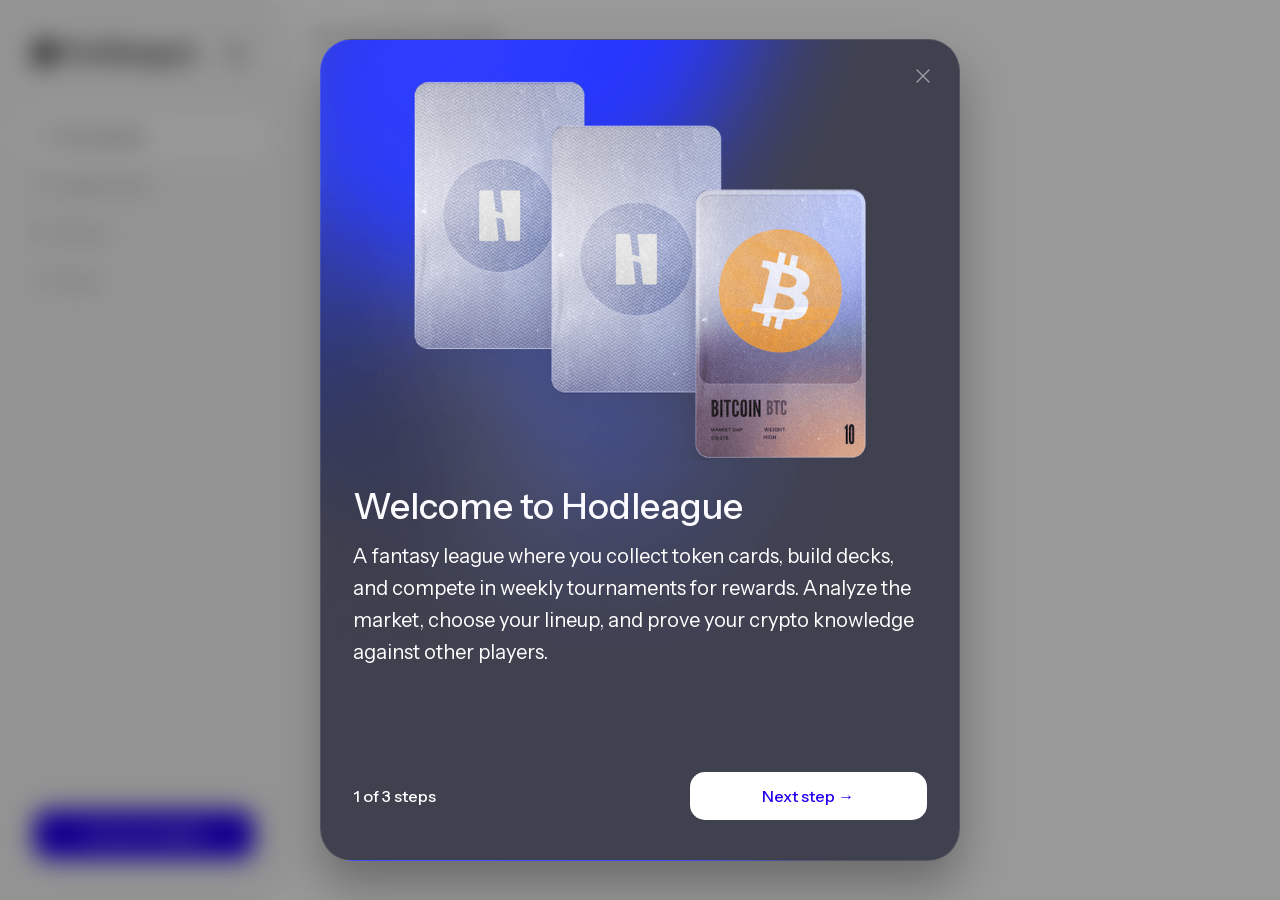
<file: tournament/index.html>
<!DOCTYPE html><!--o_m7IAfH6_z_tzOoWQoFh--><html lang="ru"><head><meta charSet="utf-8"/><meta name="viewport" content="width=device-width, initial-scale=1"/><link rel="preload" href="/_next/static/media/011cc18608a24a6f-s.p.d92c1f67.woff2" as="font" crossorigin="" type="font/woff2"/><link rel="preload" href="/_next/static/media/f06bf9da926bae75-s.p.c68a79fb.woff2" as="font" crossorigin="" type="font/woff2"/><link rel="stylesheet" href="/_next/static/chunks/d229c938bd1a6805.css" data-precedence="next"/><link rel="stylesheet" href="/_next/static/chunks/cc1dc98b5d8df193.css" data-precedence="next"/><link rel="preload" as="script" fetchPriority="low" href="/_next/static/chunks/63ade59f3aead7f6.js"/><script src="/_next/static/chunks/140ba26b47872ab1.js" async=""></script><script src="/_next/static/chunks/8351ad0d72b04055.js" async=""></script><script src="/_next/static/chunks/d662369672b73919.js" async=""></script><script src="/_next/static/chunks/3408b19a2c55ef70.js" async=""></script><script src="/_next/static/chunks/turbopack-77de0213077e0234.js" async=""></script><script src="/_next/static/chunks/a8f911c379ab00cc.js" async=""></script><script src="/_next/static/chunks/82b742aba8b12f30.js" async=""></script><script src="/_next/static/chunks/6341094e89fbcd01.js" async=""></script><script src="/_next/static/chunks/6d7eeb7c8803a522.js" async=""></script><script src="/_next/static/chunks/71e5586d349080dc.js" async=""></script><script src="/_next/static/chunks/0b5d60cfe533b8b3.js" async=""></script><script src="/_next/static/chunks/80078c8785334494.js" async=""></script><script src="/_next/static/chunks/90eede3ed0944cca.js" async=""></script><script src="/_next/static/chunks/ff1a16fafef87110.js" async=""></script><script src="/_next/static/chunks/510d145833bbde48.js" async=""></script><script src="/_next/static/chunks/f7a240edbc20b083.js" async=""></script><script src="/_next/static/chunks/50ba3d4faadbf1dd.js" async=""></script><script src="/_next/static/chunks/f044a93b3bd9d77a.js" async=""></script><script src="/_next/static/chunks/f6a883ce1ad1cc39.js" async=""></script><link rel="apple-touch-icon" href="/logo-3.png"/><link rel="icon" href="/logo-3.png"/><meta name="apple-mobile-web-app-capable" content="yes"/><meta name="apple-mobile-web-app-title" content="Hodleague"/><meta name="apple-mobile-web-app-status-bar-style" content="default"/><link rel="preconnect" href="https://avax.back.hodleague.com" crossorigin="anonymous"/><link rel="dns-prefetch" href="https://avax.back.hodleague.com"/><meta name="next-size-adjust" content=""/><title>Hodleague</title><meta name="description" content="Build your crypto deck, compete in tournaments, and prove you&#x27;re the real alpha. Fantasy league for crypto degens."/><meta name="mobile-web-app-capable" content="yes"/><meta name="apple-mobile-web-app-title" content="Hodleague"/><meta name="apple-mobile-web-app-status-bar-style" content="default"/><meta property="og:title" content="Hodleague"/><meta property="og:description" content="Build your crypto deck, compete in tournaments, and prove you&#x27;re the real alpha. Fantasy league for crypto degens."/><meta property="og:url" content="https://hodleague.com/"/><meta property="og:site_name" content="Hodleague"/><meta property="og:image" content="https://hodleague.com/logo-3.png"/><meta property="og:image:width" content="512"/><meta property="og:image:height" content="512"/><meta property="og:image:alt" content="Hodleague"/><meta property="og:type" content="website"/><meta name="twitter:card" content="summary"/><meta name="twitter:title" content="Hodleague"/><meta name="twitter:description" content="Build your crypto deck, compete in tournaments, and prove you&#x27;re the real alpha. Fantasy league for crypto degens."/><meta name="twitter:image" content="https://hodleague.com/logo-3.png"/><link rel="icon" href="/favicon.ico?favicon.8103ba68.ico" sizes="32x32" type="image/x-icon"/><link rel="icon" href="/logo-3.png"/><link rel="apple-touch-icon" href="/logo-3.png"/><script>(function(){var p=location.pathname.replace(/\/$/,'')||'/';var b="";var r=b?p===b||p===b+'/':p===''||p==='/';if(r){location.replace((b?b+'/':'/')+'tournament/'+(location.search||''));}})();</script><script>(function(){var t=localStorage.getItem('hodleague-theme');if(t==='dark')document.documentElement.setAttribute('data-theme','dark');else if(t==='light')document.documentElement.setAttribute('data-theme','light');})();</script><script src="/_next/static/chunks/a6dad97d9634a72d.js" noModule=""></script></head><body class="instrument_sans_d1ca5634-module__PTTdIG__variable league_gothic_f760cda8-module__BmGifa__variable antialiased"><div hidden=""><!--$--><!--/$--></div><!--$!--><template data-dgst="BAILOUT_TO_CLIENT_SIDE_RENDERING"></template><!--/$--><div class="flex h-dvh bg-[var(--background)]"><div class="md:hidden fixed top-0 left-0 right-0 z-[60] flex items-center justify-between gap-2 px-6 py-4 touch-none select-none bg-transparent backdrop-blur-[75px] rounded-br-[30px]"><div class="flex items-center gap-2 min-w-0 flex-1" data-ph-capture-attribute-button="page-header-menu"><div class="w-[24px] h-[24px] text-[var(--text-primary)] flex items-center justify-center overflow-hidden shrink-0 "><svg width="12" height="14" viewBox="0 0 12 14" fill="none" xmlns="http://www.w3.org/2000/svg" class="w-full h-full"><path d="M6.41047 2.35023e-08C6.12406 1.09829e-08 5.90162 0.249602 5.93447 0.534121L7.44135 13.5852C7.46927 13.8269 7.67398 14.0094 7.91735 14.0094L10.8684 14.0094C11.133 14.0094 11.3475 13.7949 11.3475 13.5302L11.3475 0.479161C11.3475 0.214527 11.133 2.2993e-07 10.8684 2.18363e-07L6.41047 2.35023e-08Z" fill="currentColor"></path><path d="M4.93694 14.0098C5.22335 14.0098 5.44579 13.7602 5.41294 13.4756L3.90606 0.424584C3.87814 0.182819 3.67343 0.000380437 3.43006 0.000380427L0.479051 0.000380298C0.214417 0.000380286 -0.0001105 0.214908 -0.000110512 0.479542L-0.000111082 13.5306C-0.000111094 13.7952 0.214417 14.0098 0.47905 14.0098L4.93694 14.0098Z" fill="currentColor"></path><rect x="4.00781" y="5.53418" width="4.06272" height="1.68113" transform="rotate(15 4.00781 5.53418)" fill="currentColor"></rect></svg></div><span class="text-xl font-medium text-[var(--text-primary)] truncate">Tournaments</span></div><div class="flex items-center gap-1"><button type="button" data-ph-capture-attribute-button="theme-toggle" class="p-2 rounded-lg hover:bg-[var(--surface-hover)] transition-colors text-[var(--text-primary)]" aria-label="Enable dark theme" title="Dark theme"><svg width="20" height="20" viewBox="0 0 24 24" fill="none" stroke="currentColor" stroke-width="2" stroke-linecap="round" stroke-linejoin="round"><path d="M21 12.79A9 9 0 1 1 11.21 3 7 7 0 0 0 21 12.79z"></path></svg></button><button class="relative p-2 -m-2 hover:bg-[var(--sidebar-hover)] rounded-lg transition-colors w-10 h-10 flex items-center justify-center" aria-label="Open menu" data-ph-capture-attribute-button="mobile-menu-toggle"><svg class="absolute w-6 h-6 text-[var(--text-primary)] transition-all duration-300 opacity-100 rotate-0 scale-100" fill="none" stroke="currentColor" viewBox="0 0 24 24"><path stroke-linecap="round" stroke-linejoin="round" stroke-width="2" d="M4 6h16M4 12h16M4 18h16"></path></svg><svg class="absolute w-6 h-6 text-[var(--text-primary)] transition-all duration-300 opacity-0 -rotate-90 scale-0" fill="none" stroke="currentColor" viewBox="0 0 24 24"><path stroke-linecap="round" stroke-linejoin="round" stroke-width="2" d="M6 18L18 6M6 6l12 12"></path></svg></button></div></div><aside class="
        w-72 bg-[var(--sidebar-bg)] flex flex-col h-dvh fixed left-0 top-0 rounded-r-[30px] border border-[var(--border-subtle)] backdrop-blur-[75px] z-50
        transform transition-transform duration-300 ease-in-out
        -translate-x-full
        md:translate-x-0 md:static
      "><div class="px-8 pt-8 flex items-center justify-between shrink-0 hidden display-none md:flex"><div class="flex items-center gap-1"><div class="w-[24px] h-[24px] text-[var(--text-primary)] flex items-center justify-center overflow-hidden shrink-0 "><svg width="12" height="14" viewBox="0 0 12 14" fill="none" xmlns="http://www.w3.org/2000/svg" class="w-full h-full"><path d="M6.41047 2.35023e-08C6.12406 1.09829e-08 5.90162 0.249602 5.93447 0.534121L7.44135 13.5852C7.46927 13.8269 7.67398 14.0094 7.91735 14.0094L10.8684 14.0094C11.133 14.0094 11.3475 13.7949 11.3475 13.5302L11.3475 0.479161C11.3475 0.214527 11.133 2.2993e-07 10.8684 2.18363e-07L6.41047 2.35023e-08Z" fill="currentColor"></path><path d="M4.93694 14.0098C5.22335 14.0098 5.44579 13.7602 5.41294 13.4756L3.90606 0.424584C3.87814 0.182819 3.67343 0.000380437 3.43006 0.000380427L0.479051 0.000380298C0.214417 0.000380286 -0.0001105 0.214908 -0.000110512 0.479542L-0.000111082 13.5306C-0.000111094 13.7952 0.214417 14.0098 0.47905 14.0098L4.93694 14.0098Z" fill="currentColor"></path><rect x="4.00781" y="5.53418" width="4.06272" height="1.68113" transform="rotate(15 4.00781 5.53418)" fill="currentColor"></rect></svg></div><span class="text-[26px] font-medium text-[var(--text-primary)]">Hodleague</span></div><div class="hidden md:block shrink-0"><button type="button" data-ph-capture-attribute-button="theme-toggle" class="p-2 rounded-lg hover:bg-[var(--surface-hover)] transition-colors text-[var(--text-primary)]" aria-label="Enable dark theme" title="Dark theme"><svg width="20" height="20" viewBox="0 0 24 24" fill="none" stroke="currentColor" stroke-width="2" stroke-linecap="round" stroke-linejoin="round"><path d="M21 12.79A9 9 0 1 1 11.21 3 7 7 0 0 0 21 12.79z"></path></svg></button></div><button class="md:hidden p-2 hover:bg-[var(--surface-hover)] rounded-lg transition-colors" aria-label="Close menu" data-ph-capture-attribute-button="sidebar-close"><svg class="w-6 h-6 text-[var(--text-primary)]" fill="none" stroke="currentColor" viewBox="0 0 24 24"><path stroke-linecap="round" stroke-linejoin="round" stroke-width="2" d="M6 18L18 6M6 6l12 12"></path></svg></button></div><nav class="flex-1 px-4  pt-16 md:pt-10"><ul class="space-y-0"><li><a data-ph-capture-attribute-button="nav-tournament" class="flex items-center gap-[5px] px-2 md:px-4 py-2 h-12 rounded-[30px] transition-colors bg-[var(--nav-item-active-bg)] text-[var(--nav-item-active-text)]" href="/tournament/"><svg width="16" height="16" viewBox="0 0 22 22" fill="none" xmlns="http://www.w3.org/2000/svg"><g clip-path="url(#clip0_169_7249)"><path d="M4.39893 10.2377L5.37499 13.8804M5.37499 13.8804L9.01773 12.9043M5.37499 13.8804L10.7083 4.64278M17.4579 11.6188L16.4818 7.97611M16.4818 7.97611L12.8391 8.95218M16.4818 7.97611L11.1485 17.2137" stroke="var(--nav-item-active-text)" stroke-opacity="1" stroke-width="1.33333" stroke-linecap="round" stroke-linejoin="round"></path></g><defs><clipPath id="clip0_169_7249"><rect width="16" height="16" fill="white" transform="translate(8) rotate(30)"></rect></clipPath></defs></svg><span class="text-[16px]">Tournament</span></a></li><li><a data-ph-capture-attribute-button="nav-leaderboard" class="flex items-center gap-[5px] px-2 md:px-4 py-2 h-12 rounded-[30px] transition-colors text-[var(--nav-item-inactive)] hover:text-[var(--nav-item-inactive-hover)]" href="/leaderboard/"><svg width="16" height="16" viewBox="0 0 16 16" fill="none" xmlns="http://www.w3.org/2000/svg"><g clip-path="url(#clip0_169_7255)"><path d="M4.8068 10L1.77347 4.76004C1.64267 4.53396 1.58115 4.27443 1.59656 4.01369C1.61197 3.75295 1.70362 3.50248 1.86013 3.29337L2.93347 1.86671C3.05766 1.70111 3.21871 1.56671 3.40385 1.47414C3.58899 1.38157 3.79314 1.33337 4.00013 1.33337H12.0001C12.2071 1.33337 12.4113 1.38157 12.5964 1.47414C12.7816 1.56671 12.9426 1.70111 13.0668 1.86671L14.1335 3.29337C14.291 3.50181 14.3839 3.75194 14.4004 4.01269C14.417 4.27344 14.3567 4.53332 14.2268 4.76004L11.1935 10M7.33357 8.00001L3.41357 1.46667M8.66683 8.00001L12.5868 1.46667M5.3335 4.66671H10.6668M8.00016 12V10.6667H7.66683M11.3335 11.3334C11.3335 13.1743 9.84111 14.6667 8.00016 14.6667C6.15921 14.6667 4.66683 13.1743 4.66683 11.3334C4.66683 9.49242 6.15921 8.00004 8.00016 8.00004C9.84111 8.00004 11.3335 9.49242 11.3335 11.3334Z" stroke="var(--nav-item-inactive)" stroke-opacity="0.5" stroke-width="1.33333" stroke-linecap="round" stroke-linejoin="round"></path></g><defs><clipPath id="clip0_169_7255"><rect width="16" height="16" fill="white"></rect></clipPath></defs></svg><span class="text-[16px]">Leaderboard</span></a></li><li><a data-ph-capture-attribute-button="nav-tokens" class="flex items-center gap-[5px] px-2 md:px-4 py-2 h-12 rounded-[30px] transition-colors text-[var(--nav-item-inactive)] hover:text-[var(--nav-item-inactive-hover)]" href="/tokens/"><svg width="16" height="16" viewBox="0 0 16 16" fill="none" xmlns="http://www.w3.org/2000/svg"><g fill="var(--nav-item-inactive)" fill-opacity="0.5" fill-rule="evenodd" clip-rule="evenodd"><path d="M5.791 3.318L3.316 5.793a1 1 0 000 1.414l2.475 2.475a1 1 0 001.415 0L9.68 7.207a1 1 0 000-1.414L7.206 3.318a1 1 0 00-1.415 0zm.707 4.95L4.731 6.5l1.767-1.768L8.266 6.5 6.498 8.268z"></path><path d="M0 6.5a6.5 6.5 0 0112.346-2.845 6.5 6.5 0 11-8.691 8.691A6.5 6.5 0 010 6.5zm6.5-5a5 5 0 100 10 5 5 0 000-10zm6.5 5c0-.201-.01-.4-.027-.597a5 5 0 11-7.07 7.07A6.5 6.5 0 0013 6.5z"></path></g></svg><span class="text-[16px]">Tokens</span></a></li><li><a data-ph-capture-attribute-button="nav-packs" class="flex items-center gap-[5px] px-2 md:px-4 py-2 h-12 rounded-[30px] transition-colors text-[var(--nav-item-inactive)] hover:text-[var(--nav-item-inactive-hover)]" href="/packs/"><svg width="16" height="16" viewBox="0 0 16 16" fill="none" xmlns="http://www.w3.org/2000/svg"><mask id="path-1-inside-1_169_7258" fill="white"><rect x="7" y="2" width="6" height="9" rx="1"></rect></mask><rect x="7" y="2" width="6" height="9" rx="1" stroke="var(--nav-item-inactive)" stroke-opacity="0.5" stroke-width="2.6" mask="url(#path-1-inside-1_169_7258)"></rect><mask id="path-2-inside-2_169_7258" fill="white"><rect x="5" y="4" width="6" height="9" rx="1"></rect></mask><rect x="5" y="4" width="6" height="9" rx="1" fill="var(--icon-bg)" stroke="var(--nav-item-inactive)" stroke-opacity="0.5" stroke-width="2.6" mask="url(#path-2-inside-2_169_7258)"></rect><mask id="path-3-inside-3_169_7258" fill="white"><rect x="3" y="6" width="6" height="9" rx="1"></rect></mask><rect x="3" y="6" width="6" height="9" rx="1" fill="var(--icon-bg)" stroke="var(--nav-item-inactive)" stroke-opacity="0.5" stroke-width="2.6" mask="url(#path-3-inside-3_169_7258)"></rect></svg><span class="text-[16px]">Packs</span></a></li></ul></nav><div class="p-4 pb-6"><div class="rounded-[30px] bg-[var(--userinfo-bg)] border border-[var(--input-border)] backdrop-blur-[150px] p-4"></div></div></aside><div class="flex flex-col flex-1 min-w-0"><main class="flex-1 min-w-0 overflow-x-hidden overflow-y-auto overscroll-contain bg-[var(--background)] pt-18 py-5 px-4 md:py-6 md:px-6"><!--$!--><template data-dgst="BAILOUT_TO_CLIENT_SIDE_RENDERING"></template><div class="max-w-8xl mx-auto"><div class="space-y-5"><div class="h-[192px] sm:h-[280px] bg-[var(--surface-elevated)] rounded-[16px] animate-pulse"></div><div class="h-[520px] sm:h-[480px] bg-[var(--surface-elevated)] rounded-[30px] animate-pulse"></div><div class="h-[350px] sm:h-[500px] bg-[var(--surface-elevated)] rounded-[30px] animate-pulse"></div></div></div><!--/$--><!--$--><!--/$--></main></div></div><script src="/_next/static/chunks/63ade59f3aead7f6.js" id="_R_" async=""></script><script>(self.__next_f=self.__next_f||[]).push([0])</script><script>self.__next_f.push([1,"1:\"$Sreact.fragment\"\n2:I[28739,[\"/_next/static/chunks/a8f911c379ab00cc.js\",\"/_next/static/chunks/82b742aba8b12f30.js\",\"/_next/static/chunks/6341094e89fbcd01.js\",\"/_next/static/chunks/6d7eeb7c8803a522.js\",\"/_next/static/chunks/71e5586d349080dc.js\",\"/_next/static/chunks/0b5d60cfe533b8b3.js\",\"/_next/static/chunks/80078c8785334494.js\",\"/_next/static/chunks/90eede3ed0944cca.js\"],\"Providers\"]\n3:I[39756,[\"/_next/static/chunks/ff1a16fafef87110.js\",\"/_next/static/chunks/510d145833bbde48.js\"],\"default\"]\n4:I[37457,[\"/_next/static/chunks/ff1a16fafef87110.js\",\"/_next/static/chunks/510d145833bbde48.js\"],\"default\"]\n5:I[92825,[\"/_next/static/chunks/ff1a16fafef87110.js\",\"/_next/static/chunks/510d145833bbde48.js\"],\"ClientSegmentRoot\"]\n6:I[3366,[\"/_next/static/chunks/a8f911c379ab00cc.js\",\"/_next/static/chunks/82b742aba8b12f30.js\",\"/_next/static/chunks/6341094e89fbcd01.js\",\"/_next/static/chunks/6d7eeb7c8803a522.js\",\"/_next/static/chunks/71e5586d349080dc.js\",\"/_next/static/chunks/0b5d60cfe533b8b3.js\",\"/_next/static/chunks/80078c8785334494.js\",\"/_next/static/chunks/90eede3ed0944cca.js\",\"/_next/static/chunks/f7a240edbc20b083.js\",\"/_next/static/chunks/50ba3d4faadbf1dd.js\"],\"default\"]\nd:I[68027,[],\"default\"]\n:HL[\"/_next/static/chunks/d229c938bd1a6805.css\",\"style\"]\n:HL[\"/_next/static/media/011cc18608a24a6f-s.p.d92c1f67.woff2\",\"font\",{\"crossOrigin\":\"\",\"type\":\"font/woff2\"}]\n:HL[\"/_next/static/media/f06bf9da926bae75-s.p.c68a79fb.woff2\",\"font\",{\"crossOrigin\":\"\",\"type\":\"font/woff2\"}]\n:HL[\"/_next/static/chunks/cc1dc98b5d8df193.css\",\"style\"]\n"])</script><script>self.__next_f.push([1,"0:{\"P\":null,\"b\":\"o_m7IAfH6-z-tzOoWQoFh\",\"c\":[\"\",\"tournament\",\"\"],\"q\":\"\",\"i\":false,\"f\":[[[\"\",{\"children\":[\"(main)\",{\"children\":[\"tournament\",{\"children\":[\"__PAGE__\",{}]}]}]},\"$undefined\",\"$undefined\",true],[[\"$\",\"$1\",\"c\",{\"children\":[[[\"$\",\"link\",\"0\",{\"rel\":\"stylesheet\",\"href\":\"/_next/static/chunks/d229c938bd1a6805.css\",\"precedence\":\"next\",\"crossOrigin\":\"$undefined\",\"nonce\":\"$undefined\"}],[\"$\",\"script\",\"script-0\",{\"src\":\"/_next/static/chunks/a8f911c379ab00cc.js\",\"async\":true,\"nonce\":\"$undefined\"}],[\"$\",\"script\",\"script-1\",{\"src\":\"/_next/static/chunks/82b742aba8b12f30.js\",\"async\":true,\"nonce\":\"$undefined\"}],[\"$\",\"script\",\"script-2\",{\"src\":\"/_next/static/chunks/6341094e89fbcd01.js\",\"async\":true,\"nonce\":\"$undefined\"}],[\"$\",\"script\",\"script-3\",{\"src\":\"/_next/static/chunks/6d7eeb7c8803a522.js\",\"async\":true,\"nonce\":\"$undefined\"}],[\"$\",\"script\",\"script-4\",{\"src\":\"/_next/static/chunks/71e5586d349080dc.js\",\"async\":true,\"nonce\":\"$undefined\"}],[\"$\",\"script\",\"script-5\",{\"src\":\"/_next/static/chunks/0b5d60cfe533b8b3.js\",\"async\":true,\"nonce\":\"$undefined\"}],[\"$\",\"script\",\"script-6\",{\"src\":\"/_next/static/chunks/80078c8785334494.js\",\"async\":true,\"nonce\":\"$undefined\"}],[\"$\",\"script\",\"script-7\",{\"src\":\"/_next/static/chunks/90eede3ed0944cca.js\",\"async\":true,\"nonce\":\"$undefined\"}]],[\"$\",\"html\",null,{\"lang\":\"ru\",\"suppressHydrationWarning\":true,\"children\":[[\"$\",\"head\",null,{\"children\":[[\"$\",\"link\",null,{\"rel\":\"apple-touch-icon\",\"href\":\"/logo-3.png\"}],[\"$\",\"link\",null,{\"rel\":\"icon\",\"href\":\"/logo-3.png\"}],[\"$\",\"meta\",null,{\"name\":\"apple-mobile-web-app-capable\",\"content\":\"yes\"}],[\"$\",\"meta\",null,{\"name\":\"apple-mobile-web-app-title\",\"content\":\"Hodleague\"}],[\"$\",\"meta\",null,{\"name\":\"apple-mobile-web-app-status-bar-style\",\"content\":\"default\"}],[\"$\",\"script\",null,{\"dangerouslySetInnerHTML\":{\"__html\":\"(function(){var p=location.pathname.replace(/\\\\/$/,'')||'/';var b=\\\"\\\";var r=b?p===b||p===b+'/':p===''||p==='/';if(r){location.replace((b?b+'/':'/')+'tournament/'+(location.search||''));}})();\"}}],[\"$\",\"link\",null,{\"rel\":\"preconnect\",\"href\":\"https://avax.back.hodleague.com\",\"crossOrigin\":\"anonymous\"}],[\"$\",\"link\",null,{\"rel\":\"dns-prefetch\",\"href\":\"https://avax.back.hodleague.com\"}],[\"$\",\"script\",null,{\"dangerouslySetInnerHTML\":{\"__html\":\"(function(){var t=localStorage.getItem('hodleague-theme');if(t==='dark')document.documentElement.setAttribute('data-theme','dark');else if(t==='light')document.documentElement.setAttribute('data-theme','light');})();\"}}]]}],[\"$\",\"body\",null,{\"className\":\"instrument_sans_d1ca5634-module__PTTdIG__variable league_gothic_f760cda8-module__BmGifa__variable antialiased\",\"children\":[\"$\",\"$L2\",null,{\"children\":[\"$\",\"$L3\",null,{\"parallelRouterKey\":\"children\",\"error\":\"$undefined\",\"errorStyles\":\"$undefined\",\"errorScripts\":\"$undefined\",\"template\":[\"$\",\"$L4\",null,{}],\"templateStyles\":\"$undefined\",\"templateScripts\":\"$undefined\",\"notFound\":[[[\"$\",\"title\",null,{\"children\":\"404: This page could not be found.\"}],[\"$\",\"div\",null,{\"style\":{\"fontFamily\":\"system-ui,\\\"Segoe UI\\\",Roboto,Helvetica,Arial,sans-serif,\\\"Apple Color Emoji\\\",\\\"Segoe UI Emoji\\\"\",\"height\":\"100vh\",\"textAlign\":\"center\",\"display\":\"flex\",\"flexDirection\":\"column\",\"alignItems\":\"center\",\"justifyContent\":\"center\"},\"children\":[\"$\",\"div\",null,{\"children\":[[\"$\",\"style\",null,{\"dangerouslySetInnerHTML\":{\"__html\":\"body{color:#000;background:#fff;margin:0}.next-error-h1{border-right:1px solid rgba(0,0,0,.3)}@media (prefers-color-scheme:dark){body{color:#fff;background:#000}.next-error-h1{border-right:1px solid rgba(255,255,255,.3)}}\"}}],[\"$\",\"h1\",null,{\"className\":\"next-error-h1\",\"style\":{\"display\":\"inline-block\",\"margin\":\"0 20px 0 0\",\"padding\":\"0 23px 0 0\",\"fontSize\":24,\"fontWeight\":500,\"verticalAlign\":\"top\",\"lineHeight\":\"49px\"},\"children\":404}],[\"$\",\"div\",null,{\"style\":{\"display\":\"inline-block\"},\"children\":[\"$\",\"h2\",null,{\"style\":{\"fontSize\":14,\"fontWeight\":400,\"lineHeight\":\"49px\",\"margin\":0},\"children\":\"This page could not be found.\"}]}]]}]}]],[]],\"forbidden\":\"$undefined\",\"unauthorized\":\"$undefined\"}]}]}]]}]]}],{\"children\":[[\"$\",\"$1\",\"c\",{\"children\":[[[\"$\",\"script\",\"script-0\",{\"src\":\"/_next/static/chunks/f7a240edbc20b083.js\",\"async\":true,\"nonce\":\"$undefined\"}],[\"$\",\"script\",\"script-1\",{\"src\":\"/_next/static/chunks/50ba3d4faadbf1dd.js\",\"async\":true,\"nonce\":\"$undefined\"}]],[\"$\",\"$L5\",null,{\"Component\":\"$6\",\"slots\":{\"children\":[\"$\",\"$L3\",null,{\"parallelRouterKey\":\"children\",\"error\":\"$undefined\",\"errorStyles\":\"$undefined\",\"errorScripts\":\"$undefined\",\"template\":[\"$\",\"$L4\",null,{}],\"templateStyles\":\"$undefined\",\"templateScripts\":\"$undefined\",\"notFound\":[[[\"$\",\"title\",null,{\"children\":\"404: This page could not be found.\"}],[\"$\",\"div\",null,{\"style\":\"$0:f:0:1:0:props:children:1:props:children:1:props:children:props:children:props:notFound:0:1:props:style\",\"children\":[\"$\",\"div\",null,{\"children\":[[\"$\",\"style\",null,{\"dangerouslySetInnerHTML\":{\"__html\":\"body{color:#000;background:#fff;margin:0}.next-error-h1{border-right:1px solid rgba(0,0,0,.3)}@media (prefers-color-scheme:dark){body{color:#fff;background:#000}.next-error-h1{border-right:1px solid rgba(255,255,255,.3)}}\"}}],\"$L7\",\"$L8\"]}]}]],[]],\"forbidden\":\"$undefined\",\"unauthorized\":\"$undefined\"}]},\"serverProvidedParams\":{\"params\":{},\"promises\":[\"$@9\"]}}]]}],{\"children\":[\"$La\",{\"children\":[\"$Lb\",{},null,false,false]},null,false,false]},null,false,false]},null,false,false],\"$Lc\",false]],\"m\":\"$undefined\",\"G\":[\"$d\",[]],\"S\":true}\n"])</script><script>self.__next_f.push([1,"e:I[47257,[\"/_next/static/chunks/ff1a16fafef87110.js\",\"/_next/static/chunks/510d145833bbde48.js\"],\"ClientPageRoot\"]\nf:I[33407,[\"/_next/static/chunks/a8f911c379ab00cc.js\",\"/_next/static/chunks/82b742aba8b12f30.js\",\"/_next/static/chunks/6341094e89fbcd01.js\",\"/_next/static/chunks/6d7eeb7c8803a522.js\",\"/_next/static/chunks/71e5586d349080dc.js\",\"/_next/static/chunks/0b5d60cfe533b8b3.js\",\"/_next/static/chunks/80078c8785334494.js\",\"/_next/static/chunks/90eede3ed0944cca.js\",\"/_next/static/chunks/f7a240edbc20b083.js\",\"/_next/static/chunks/50ba3d4faadbf1dd.js\",\"/_next/static/chunks/f044a93b3bd9d77a.js\",\"/_next/static/chunks/f6a883ce1ad1cc39.js\"],\"default\"]\n12:I[97367,[\"/_next/static/chunks/ff1a16fafef87110.js\",\"/_next/static/chunks/510d145833bbde48.js\"],\"OutletBoundary\"]\n13:\"$Sreact.suspense\"\n15:I[97367,[\"/_next/static/chunks/ff1a16fafef87110.js\",\"/_next/static/chunks/510d145833bbde48.js\"],\"ViewportBoundary\"]\n17:I[97367,[\"/_next/static/chunks/ff1a16fafef87110.js\",\"/_next/static/chunks/510d145833bbde48.js\"],\"MetadataBoundary\"]\n7:[\"$\",\"h1\",null,{\"className\":\"next-error-h1\",\"style\":\"$0:f:0:1:0:props:children:1:props:children:1:props:children:props:children:props:notFound:0:1:props:children:props:children:1:props:style\",\"children\":404}]\n8:[\"$\",\"div\",null,{\"style\":\"$0:f:0:1:0:props:children:1:props:children:1:props:children:props:children:props:notFound:0:1:props:children:props:children:2:props:style\",\"children\":[\"$\",\"h2\",null,{\"style\":\"$0:f:0:1:0:props:children:1:props:children:1:props:children:props:children:props:notFound:0:1:props:children:props:children:2:props:children:props:style\",\"children\":\"This page could not be found.\"}]}]\na:[\"$\",\"$1\",\"c\",{\"children\":[null,[\"$\",\"$L3\",null,{\"parallelRouterKey\":\"children\",\"error\":\"$undefined\",\"errorStyles\":\"$undefined\",\"errorScripts\":\"$undefined\",\"template\":[\"$\",\"$L4\",null,{}],\"templateStyles\":\"$undefined\",\"templateScripts\":\"$undefined\",\"notFound\":\"$undefined\",\"forbidden\":\"$undefined\",\"unauthorized\":\"$undefined\"}]]}]\nb:[\"$\",\"$1\",\"c\",{\"children\":[[\"$\",\"$Le\",null,{\"Component\":\"$f\",\"serverProvidedParams\":{\"searchParams\":{},\"params\":\"$0:f:0:1:1:children:0:props:children:1:props:serverProvidedParams:params\",\"promises\":[\"$@10\",\"$@11\"]}}],[[\"$\",\"link\",\"0\",{\"rel\":\"stylesheet\",\"href\":\"/_next/static/chunks/cc1dc98b5d8df193.css\",\"precedence\":\"next\",\"crossOrigin\":\"$undefined\",\"nonce\":\"$undefined\"}],[\"$\",\"script\",\"script-0\",{\"src\":\"/_next/static/chunks/f044a93b3bd9d77a.js\",\"async\":true,\"nonce\":\"$undefined\"}],[\"$\",\"script\",\"script-1\",{\"src\":\"/_next/static/chunks/f6a883ce1ad1cc39.js\",\"async\":true,\"nonce\":\"$undefined\"}]],[\"$\",\"$L12\",null,{\"children\":[\"$\",\"$13\",null,{\"name\":\"Next.MetadataOutlet\",\"children\":\"$@14\"}]}]]}]\nc:[\"$\",\"$1\",\"h\",{\"children\":[null,[\"$\",\"$L15\",null,{\"children\":\"$L16\"}],[\"$\",\"div\",null,{\"hidden\":true,\"children\":[\"$\",\"$L17\",null,{\"children\":[\"$\",\"$13\",null,{\"name\":\"Next.Metadata\",\"children\":\"$L18\"}]}]}],[\"$\",\"meta\",null,{\"name\":\"next-size-adjust\",\"content\":\"\"}]]}]\n"])</script><script>self.__next_f.push([1,"9:\"$0:f:0:1:1:children:0:props:children:1:props:serverProvidedParams:params\"\n10:{}\n11:\"$0:f:0:1:1:children:0:props:children:1:props:serverProvidedParams:params\"\n"])</script><script>self.__next_f.push([1,"16:[[\"$\",\"meta\",\"0\",{\"charSet\":\"utf-8\"}],[\"$\",\"meta\",\"1\",{\"name\":\"viewport\",\"content\":\"width=device-width, initial-scale=1\"}]]\n"])</script><script>self.__next_f.push([1,"19:I[27201,[\"/_next/static/chunks/ff1a16fafef87110.js\",\"/_next/static/chunks/510d145833bbde48.js\"],\"IconMark\"]\n14:null\n"])</script><script>self.__next_f.push([1,"18:[[\"$\",\"title\",\"0\",{\"children\":\"Hodleague\"}],[\"$\",\"meta\",\"1\",{\"name\":\"description\",\"content\":\"Build your crypto deck, compete in tournaments, and prove you're the real alpha. Fantasy league for crypto degens.\"}],[\"$\",\"meta\",\"2\",{\"name\":\"mobile-web-app-capable\",\"content\":\"yes\"}],[\"$\",\"meta\",\"3\",{\"name\":\"apple-mobile-web-app-title\",\"content\":\"Hodleague\"}],[\"$\",\"meta\",\"4\",{\"name\":\"apple-mobile-web-app-status-bar-style\",\"content\":\"default\"}],[\"$\",\"meta\",\"5\",{\"property\":\"og:title\",\"content\":\"Hodleague\"}],[\"$\",\"meta\",\"6\",{\"property\":\"og:description\",\"content\":\"Build your crypto deck, compete in tournaments, and prove you're the real alpha. Fantasy league for crypto degens.\"}],[\"$\",\"meta\",\"7\",{\"property\":\"og:url\",\"content\":\"https://hodleague.com/\"}],[\"$\",\"meta\",\"8\",{\"property\":\"og:site_name\",\"content\":\"Hodleague\"}],[\"$\",\"meta\",\"9\",{\"property\":\"og:image\",\"content\":\"https://hodleague.com/logo-3.png\"}],[\"$\",\"meta\",\"10\",{\"property\":\"og:image:width\",\"content\":\"512\"}],[\"$\",\"meta\",\"11\",{\"property\":\"og:image:height\",\"content\":\"512\"}],[\"$\",\"meta\",\"12\",{\"property\":\"og:image:alt\",\"content\":\"Hodleague\"}],[\"$\",\"meta\",\"13\",{\"property\":\"og:type\",\"content\":\"website\"}],[\"$\",\"meta\",\"14\",{\"name\":\"twitter:card\",\"content\":\"summary\"}],[\"$\",\"meta\",\"15\",{\"name\":\"twitter:title\",\"content\":\"Hodleague\"}],[\"$\",\"meta\",\"16\",{\"name\":\"twitter:description\",\"content\":\"Build your crypto deck, compete in tournaments, and prove you're the real alpha. Fantasy league for crypto degens.\"}],[\"$\",\"meta\",\"17\",{\"name\":\"twitter:image\",\"content\":\"https://hodleague.com/logo-3.png\"}],[\"$\",\"link\",\"18\",{\"rel\":\"icon\",\"href\":\"/favicon.ico?favicon.8103ba68.ico\",\"sizes\":\"32x32\",\"type\":\"image/x-icon\"}],[\"$\",\"link\",\"19\",{\"rel\":\"icon\",\"href\":\"/logo-3.png\"}],[\"$\",\"link\",\"20\",{\"rel\":\"apple-touch-icon\",\"href\":\"/logo-3.png\"}],[\"$\",\"$L19\",\"21\",{}]]\n"])</script></body></html>
</file>
<file: _next/static/chunks/d229c938bd1a6805.css>
@font-face{font-family:Instrument Sans;font-style:normal;font-weight:400;font-stretch:100%;font-display:swap;src:url(../media/c7f47671e39f7787-s.088ba3ed.woff2)format("woff2");unicode-range:U+100-2BA,U+2BD-2C5,U+2C7-2CC,U+2CE-2D7,U+2DD-2FF,U+304,U+308,U+329,U+1D00-1DBF,U+1E00-1E9F,U+1EF2-1EFF,U+2020,U+20A0-20AB,U+20AD-20C0,U+2113,U+2C60-2C7F,U+A720-A7FF}@font-face{font-family:Instrument Sans;font-style:normal;font-weight:400;font-stretch:100%;font-display:swap;src:url(../media/f06bf9da926bae75-s.p.c68a79fb.woff2)format("woff2");unicode-range:U+??,U+131,U+152-153,U+2BB-2BC,U+2C6,U+2DA,U+2DC,U+304,U+308,U+329,U+2000-206F,U+20AC,U+2122,U+2191,U+2193,U+2212,U+2215,U+FEFF,U+FFFD}@font-face{font-family:Instrument Sans;font-style:normal;font-weight:500;font-stretch:100%;font-display:swap;src:url(../media/c7f47671e39f7787-s.088ba3ed.woff2)format("woff2");unicode-range:U+100-2BA,U+2BD-2C5,U+2C7-2CC,U+2CE-2D7,U+2DD-2FF,U+304,U+308,U+329,U+1D00-1DBF,U+1E00-1E9F,U+1EF2-1EFF,U+2020,U+20A0-20AB,U+20AD-20C0,U+2113,U+2C60-2C7F,U+A720-A7FF}@font-face{font-family:Instrument Sans;font-style:normal;font-weight:500;font-stretch:100%;font-display:swap;src:url(../media/f06bf9da926bae75-s.p.c68a79fb.woff2)format("woff2");unicode-range:U+??,U+131,U+152-153,U+2BB-2BC,U+2C6,U+2DA,U+2DC,U+304,U+308,U+329,U+2000-206F,U+20AC,U+2122,U+2191,U+2193,U+2212,U+2215,U+FEFF,U+FFFD}@font-face{font-family:Instrument Sans;font-style:normal;font-weight:600;font-stretch:100%;font-display:swap;src:url(../media/c7f47671e39f7787-s.088ba3ed.woff2)format("woff2");unicode-range:U+100-2BA,U+2BD-2C5,U+2C7-2CC,U+2CE-2D7,U+2DD-2FF,U+304,U+308,U+329,U+1D00-1DBF,U+1E00-1E9F,U+1EF2-1EFF,U+2020,U+20A0-20AB,U+20AD-20C0,U+2113,U+2C60-2C7F,U+A720-A7FF}@font-face{font-family:Instrument Sans;font-style:normal;font-weight:600;font-stretch:100%;font-display:swap;src:url(../media/f06bf9da926bae75-s.p.c68a79fb.woff2)format("woff2");unicode-range:U+??,U+131,U+152-153,U+2BB-2BC,U+2C6,U+2DA,U+2DC,U+304,U+308,U+329,U+2000-206F,U+20AC,U+2122,U+2191,U+2193,U+2212,U+2215,U+FEFF,U+FFFD}@font-face{font-family:Instrument Sans;font-style:normal;font-weight:700;font-stretch:100%;font-display:swap;src:url(../media/c7f47671e39f7787-s.088ba3ed.woff2)format("woff2");unicode-range:U+100-2BA,U+2BD-2C5,U+2C7-2CC,U+2CE-2D7,U+2DD-2FF,U+304,U+308,U+329,U+1D00-1DBF,U+1E00-1E9F,U+1EF2-1EFF,U+2020,U+20A0-20AB,U+20AD-20C0,U+2113,U+2C60-2C7F,U+A720-A7FF}@font-face{font-family:Instrument Sans;font-style:normal;font-weight:700;font-stretch:100%;font-display:swap;src:url(../media/f06bf9da926bae75-s.p.c68a79fb.woff2)format("woff2");unicode-range:U+??,U+131,U+152-153,U+2BB-2BC,U+2C6,U+2DA,U+2DC,U+304,U+308,U+329,U+2000-206F,U+20AC,U+2122,U+2191,U+2193,U+2212,U+2215,U+FEFF,U+FFFD}@font-face{font-family:Instrument Sans Fallback;src:local(Arial);ascent-override:94.42%;descent-override:24.33%;line-gap-override:0.0%;size-adjust:102.74%}.instrument_sans_d1ca5634-module__PTTdIG__className{font-family:Instrument Sans,Instrument Sans Fallback;font-style:normal}.instrument_sans_d1ca5634-module__PTTdIG__variable{--font-instrument-sans:"Instrument Sans","Instrument Sans Fallback"}
@font-face{font-family:League Gothic;font-style:normal;font-weight:400;font-stretch:100%;font-display:swap;src:url(../media/c58b7674d300651e-s.c06a432e.woff2)format("woff2");unicode-range:U+102-103,U+110-111,U+128-129,U+168-169,U+1A0-1A1,U+1AF-1B0,U+300-301,U+303-304,U+308-309,U+323,U+329,U+1EA0-1EF9,U+20AB}@font-face{font-family:League Gothic;font-style:normal;font-weight:400;font-stretch:100%;font-display:swap;src:url(../media/e8db10aa98d131ce-s.64fc6266.woff2)format("woff2");unicode-range:U+100-2BA,U+2BD-2C5,U+2C7-2CC,U+2CE-2D7,U+2DD-2FF,U+304,U+308,U+329,U+1D00-1DBF,U+1E00-1E9F,U+1EF2-1EFF,U+2020,U+20A0-20AB,U+20AD-20C0,U+2113,U+2C60-2C7F,U+A720-A7FF}@font-face{font-family:League Gothic;font-style:normal;font-weight:400;font-stretch:100%;font-display:swap;src:url(../media/011cc18608a24a6f-s.p.d92c1f67.woff2)format("woff2");unicode-range:U+??,U+131,U+152-153,U+2BB-2BC,U+2C6,U+2DA,U+2DC,U+304,U+308,U+329,U+2000-206F,U+20AC,U+2122,U+2191,U+2193,U+2212,U+2215,U+FEFF,U+FFFD}@font-face{font-family:League Gothic Fallback;src:local(Arial);ascent-override:163.38%;descent-override:39.26%;line-gap-override:0.0%;size-adjust:59.22%}.league_gothic_f760cda8-module__BmGifa__className{font-family:League Gothic,League Gothic Fallback;font-style:normal;font-weight:400}.league_gothic_f760cda8-module__BmGifa__variable{--font-league-gothic:"League Gothic","League Gothic Fallback"}
@layer properties{@supports (((-webkit-hyphens:none)) and (not (margin-trim:inline))) or ((-moz-orient:inline) and (not (color:rgb(from red r g b)))){*,:before,:after{--tw-translate-x:0;--tw-translate-y:0;--tw-translate-z:0;--tw-scale-x:1;--tw-scale-y:1;--tw-scale-z:1;--tw-rotate-x:initial;--tw-rotate-y:initial;--tw-rotate-z:initial;--tw-skew-x:initial;--tw-skew-y:initial;--tw-space-y-reverse:0;--tw-border-style:solid;--tw-gradient-position:initial;--tw-gradient-from:#0000;--tw-gradient-via:#0000;--tw-gradient-to:#0000;--tw-gradient-stops:initial;--tw-gradient-via-stops:initial;--tw-gradient-from-position:0%;--tw-gradient-via-position:50%;--tw-gradient-to-position:100%;--tw-leading:initial;--tw-font-weight:initial;--tw-tracking:initial;--tw-shadow:0 0 #0000;--tw-shadow-color:initial;--tw-shadow-alpha:100%;--tw-inset-shadow:0 0 #0000;--tw-inset-shadow-color:initial;--tw-inset-shadow-alpha:100%;--tw-ring-color:initial;--tw-ring-shadow:0 0 #0000;--tw-inset-ring-color:initial;--tw-inset-ring-shadow:0 0 #0000;--tw-ring-inset:initial;--tw-ring-offset-width:0px;--tw-ring-offset-color:#fff;--tw-ring-offset-shadow:0 0 #0000;--tw-blur:initial;--tw-brightness:initial;--tw-contrast:initial;--tw-grayscale:initial;--tw-hue-rotate:initial;--tw-invert:initial;--tw-opacity:initial;--tw-saturate:initial;--tw-sepia:initial;--tw-drop-shadow:initial;--tw-drop-shadow-color:initial;--tw-drop-shadow-alpha:100%;--tw-drop-shadow-size:initial;--tw-backdrop-blur:initial;--tw-backdrop-brightness:initial;--tw-backdrop-contrast:initial;--tw-backdrop-grayscale:initial;--tw-backdrop-hue-rotate:initial;--tw-backdrop-invert:initial;--tw-backdrop-opacity:initial;--tw-backdrop-saturate:initial;--tw-backdrop-sepia:initial;--tw-duration:initial;--tw-ease:initial}::backdrop{--tw-translate-x:0;--tw-translate-y:0;--tw-translate-z:0;--tw-scale-x:1;--tw-scale-y:1;--tw-scale-z:1;--tw-rotate-x:initial;--tw-rotate-y:initial;--tw-rotate-z:initial;--tw-skew-x:initial;--tw-skew-y:initial;--tw-space-y-reverse:0;--tw-border-style:solid;--tw-gradient-position:initial;--tw-gradient-from:#0000;--tw-gradient-via:#0000;--tw-gradient-to:#0000;--tw-gradient-stops:initial;--tw-gradient-via-stops:initial;--tw-gradient-from-position:0%;--tw-gradient-via-position:50%;--tw-gradient-to-position:100%;--tw-leading:initial;--tw-font-weight:initial;--tw-tracking:initial;--tw-shadow:0 0 #0000;--tw-shadow-color:initial;--tw-shadow-alpha:100%;--tw-inset-shadow:0 0 #0000;--tw-inset-shadow-color:initial;--tw-inset-shadow-alpha:100%;--tw-ring-color:initial;--tw-ring-shadow:0 0 #0000;--tw-inset-ring-color:initial;--tw-inset-ring-shadow:0 0 #0000;--tw-ring-inset:initial;--tw-ring-offset-width:0px;--tw-ring-offset-color:#fff;--tw-ring-offset-shadow:0 0 #0000;--tw-blur:initial;--tw-brightness:initial;--tw-contrast:initial;--tw-grayscale:initial;--tw-hue-rotate:initial;--tw-invert:initial;--tw-opacity:initial;--tw-saturate:initial;--tw-sepia:initial;--tw-drop-shadow:initial;--tw-drop-shadow-color:initial;--tw-drop-shadow-alpha:100%;--tw-drop-shadow-size:initial;--tw-backdrop-blur:initial;--tw-backdrop-brightness:initial;--tw-backdrop-contrast:initial;--tw-backdrop-grayscale:initial;--tw-backdrop-hue-rotate:initial;--tw-backdrop-invert:initial;--tw-backdrop-opacity:initial;--tw-backdrop-saturate:initial;--tw-backdrop-sepia:initial;--tw-duration:initial;--tw-ease:initial}}}@layer theme{:root,:host{--font-mono:ui-monospace,SFMono-Regular,Menlo,Monaco,Consolas,"Liberation Mono","Courier New",monospace;--color-red-400:#ff6568;--color-red-500:#fb2c36;--color-red-600:#e40014;--color-green-400:#05df72;--color-green-500:#00c758;--color-green-600:#00a544;--color-blue-600:#155dfc;--color-blue-700:#1447e6;--color-purple-400:#c07eff;--color-zinc-400:#9f9fa9;--color-zinc-600:#52525c;--color-zinc-700:#3f3f46;--color-black:#000;--color-white:#fff;--spacing:.25rem;--container-sm:24rem;--container-md:28rem;--text-xs:.75rem;--text-xs--line-height:calc(1/.75);--text-sm:.875rem;--text-sm--line-height:calc(1.25/.875);--text-base:1rem;--text-base--line-height:calc(1.5/1);--text-lg:1.125rem;--text-lg--line-height:calc(1.75/1.125);--text-xl:1.25rem;--text-xl--line-height:calc(1.75/1.25);--text-2xl:1.5rem;--text-2xl--line-height:calc(2/1.5);--font-weight-normal:400;--font-weight-medium:500;--font-weight-semibold:600;--font-weight-bold:700;--tracking-normal:0em;--leading-tight:1.25;--leading-relaxed:1.625;--radius-md:.375rem;--radius-lg:.5rem;--radius-xl:.75rem;--radius-2xl:1rem;--ease-out:cubic-bezier(0,0,.2,1);--ease-in-out:cubic-bezier(.4,0,.2,1);--animate-pulse:pulse 2s cubic-bezier(.4,0,.6,1)infinite;--animate-bounce:bounce 1s infinite;--blur-sm:8px;--blur-md:12px;--blur-xl:24px;--default-transition-duration:.15s;--default-transition-timing-function:cubic-bezier(.4,0,.2,1);--default-font-family:var(--font-instrument-sans);--default-mono-font-family:var(--font-mono);--font-league-gothic:var(--font-league-gothic)}@supports (color:lab(0% 0 0)){:root,:host{--color-red-400:lab(63.7053% 60.745 31.3109);--color-red-500:lab(55.4814% 75.0732 48.8528);--color-red-600:lab(48.4493% 77.4328 61.5452);--color-green-400:lab(78.503% -64.9265 39.7492);--color-green-500:lab(70.5521% -66.5147 45.8073);--color-green-600:lab(59.0978% -58.6621 41.2579);--color-blue-600:lab(44.0605% 29.0279 -86.0352);--color-blue-700:lab(36.9089% 35.0961 -85.6872);--color-purple-400:lab(63.6946% 47.6127 -59.2066);--color-zinc-400:lab(65.6464% 1.53497 -5.42429);--color-zinc-600:lab(35.1166% 1.78212 -6.1173);--color-zinc-700:lab(26.8019% 1.35387 -4.68303)}}}@layer base{*,:after,:before{box-sizing:border-box;border:0 solid;margin:0;padding:0}::backdrop{box-sizing:border-box;border:0 solid;margin:0;padding:0}::file-selector-button{box-sizing:border-box;border:0 solid;margin:0;padding:0}html,:host{-webkit-text-size-adjust:100%;-moz-tab-size:4;tab-size:4;line-height:1.5;font-family:var(--default-font-family,ui-sans-serif,system-ui,sans-serif,"Apple Color Emoji","Segoe UI Emoji","Segoe UI Symbol","Noto Color Emoji");font-feature-settings:var(--default-font-feature-settings,normal);font-variation-settings:var(--default-font-variation-settings,normal);-webkit-tap-highlight-color:transparent}hr{height:0;color:inherit;border-top-width:1px}abbr:where([title]){-webkit-text-decoration:underline dotted;text-decoration:underline dotted}h1,h2,h3,h4,h5,h6{font-size:inherit;font-weight:inherit}a{color:inherit;-webkit-text-decoration:inherit;-webkit-text-decoration:inherit;-webkit-text-decoration:inherit;-webkit-text-decoration:inherit;text-decoration:inherit}b,strong{font-weight:bolder}code,kbd,samp,pre{font-family:var(--default-mono-font-family,ui-monospace,SFMono-Regular,Menlo,Monaco,Consolas,"Liberation Mono","Courier New",monospace);font-feature-settings:var(--default-mono-font-feature-settings,normal);font-variation-settings:var(--default-mono-font-variation-settings,normal);font-size:1em}small{font-size:80%}sub,sup{vertical-align:baseline;font-size:75%;line-height:0;position:relative}sub{bottom:-.25em}sup{top:-.5em}table{text-indent:0;border-color:inherit;border-collapse:collapse}:-moz-focusring{outline:auto}progress{vertical-align:baseline}summary{display:list-item}ol,ul,menu{list-style:none}img,svg,video,canvas,audio,iframe,embed,object{vertical-align:middle;display:block}img,video{max-width:100%;height:auto}button,input,select,optgroup,textarea{font:inherit;font-feature-settings:inherit;font-variation-settings:inherit;letter-spacing:inherit;color:inherit;opacity:1;background-color:#0000;border-radius:0}::file-selector-button{font:inherit;font-feature-settings:inherit;font-variation-settings:inherit;letter-spacing:inherit;color:inherit;opacity:1;background-color:#0000;border-radius:0}:where(select:is([multiple],[size])) optgroup{font-weight:bolder}:where(select:is([multiple],[size])) optgroup option{padding-inline-start:20px}::file-selector-button{margin-inline-end:4px}::placeholder{opacity:1}@supports (not ((-webkit-appearance:-apple-pay-button))) or (contain-intrinsic-size:1px){::placeholder{color:currentColor}@supports (color:color-mix(in lab, red, red)){::placeholder{color:color-mix(in oklab,currentcolor 50%,transparent)}}}textarea{resize:vertical}::-webkit-search-decoration{-webkit-appearance:none}::-webkit-date-and-time-value{min-height:1lh;text-align:inherit}::-webkit-datetime-edit{display:inline-flex}::-webkit-datetime-edit-fields-wrapper{padding:0}::-webkit-datetime-edit{padding-block:0}::-webkit-datetime-edit-year-field{padding-block:0}::-webkit-datetime-edit-month-field{padding-block:0}::-webkit-datetime-edit-day-field{padding-block:0}::-webkit-datetime-edit-hour-field{padding-block:0}::-webkit-datetime-edit-minute-field{padding-block:0}::-webkit-datetime-edit-second-field{padding-block:0}::-webkit-datetime-edit-millisecond-field{padding-block:0}::-webkit-datetime-edit-meridiem-field{padding-block:0}::-webkit-calendar-picker-indicator{line-height:1}:-moz-ui-invalid{box-shadow:none}button,input:where([type=button],[type=reset],[type=submit]){-webkit-appearance:button;appearance:button}::file-selector-button{-webkit-appearance:button;appearance:button}::-webkit-inner-spin-button{height:auto}::-webkit-outer-spin-button{height:auto}[hidden]:where(:not([hidden=until-found])){display:none!important}}@layer components;@layer utilities{.pointer-events-auto{pointer-events:auto}.pointer-events-none{pointer-events:none}.visible{visibility:visible}.absolute{position:absolute}.fixed{position:fixed}.relative{position:relative}.static{position:static}.inset-0{inset:calc(var(--spacing)*0)}.-top-1{top:calc(var(--spacing)*-1)}.-top-2{top:calc(var(--spacing)*-2)}.top-0{top:calc(var(--spacing)*0)}.top-1\/2{top:50%}.top-2{top:calc(var(--spacing)*2)}.top-4{top:calc(var(--spacing)*4)}.top-6{top:calc(var(--spacing)*6)}.top-\[25\%\]{top:25%}.top-full{top:100%}.-right-1{right:calc(var(--spacing)*-1)}.right-0{right:calc(var(--spacing)*0)}.right-2{right:calc(var(--spacing)*2)}.right-3{right:calc(var(--spacing)*3)}.right-4{right:calc(var(--spacing)*4)}.right-6{right:calc(var(--spacing)*6)}.-bottom-2{bottom:calc(var(--spacing)*-2)}.bottom-0{bottom:calc(var(--spacing)*0)}.bottom-\[5\%\]{bottom:5%}.bottom-full{bottom:100%}.left-0{left:calc(var(--spacing)*0)}.left-1\/2{left:50%}.left-3{left:calc(var(--spacing)*3)}.left-4{left:calc(var(--spacing)*4)}.left-\[25\%\]{left:25%}.z-10{z-index:10}.z-20{z-index:20}.z-40{z-index:40}.z-50{z-index:50}.z-\[60\]{z-index:60}.z-\[70\]{z-index:70}.z-\[80\]{z-index:80}.z-\[81\]{z-index:81}.container{width:100%}@media (min-width:40rem){.container{max-width:40rem}}@media (min-width:48rem){.container{max-width:48rem}}@media (min-width:64rem){.container{max-width:64rem}}@media (min-width:80rem){.container{max-width:80rem}}@media (min-width:96rem){.container{max-width:96rem}}.-m-2{margin:calc(var(--spacing)*-2)}.m-0{margin:calc(var(--spacing)*0)}.mx-4{margin-inline:calc(var(--spacing)*4)}.mx-auto{margin-inline:auto}.my-7{margin-block:calc(var(--spacing)*7)}.-mt-12{margin-top:calc(var(--spacing)*-12)}.mt-0{margin-top:calc(var(--spacing)*0)}.mt-0\.5{margin-top:calc(var(--spacing)*.5)}.mt-1{margin-top:calc(var(--spacing)*1)}.mt-2{margin-top:calc(var(--spacing)*2)}.mt-3{margin-top:calc(var(--spacing)*3)}.mt-4{margin-top:calc(var(--spacing)*4)}.mt-6{margin-top:calc(var(--spacing)*6)}.mt-12{margin-top:calc(var(--spacing)*12)}.mr-2{margin-right:calc(var(--spacing)*2)}.mr-4{margin-right:calc(var(--spacing)*4)}.mb-0{margin-bottom:calc(var(--spacing)*0)}.mb-0\.5{margin-bottom:calc(var(--spacing)*.5)}.mb-1\.5{margin-bottom:calc(var(--spacing)*1.5)}.mb-2{margin-bottom:calc(var(--spacing)*2)}.mb-3{margin-bottom:calc(var(--spacing)*3)}.mb-4{margin-bottom:calc(var(--spacing)*4)}.mb-5{margin-bottom:calc(var(--spacing)*5)}.mb-6{margin-bottom:calc(var(--spacing)*6)}.mb-8{margin-bottom:calc(var(--spacing)*8)}.mb-\[-15px\]{margin-bottom:-15px}.mb-\[-40px\]{margin-bottom:-40px}.-ml-0,.ml-0{margin-left:calc(var(--spacing)*0)}.ml-1{margin-left:calc(var(--spacing)*1)}.ml-2{margin-left:calc(var(--spacing)*2)}.ml-4{margin-left:calc(var(--spacing)*4)}.ml-auto{margin-left:auto}.block{display:block}.contents{display:contents}.flex{display:flex}.grid{display:grid}.hidden{display:none}.inline{display:inline}.h-2{height:calc(var(--spacing)*2)}.h-2\.5{height:calc(var(--spacing)*2.5)}.h-3{height:calc(var(--spacing)*3)}.h-3\.5{height:calc(var(--spacing)*3.5)}.h-4{height:calc(var(--spacing)*4)}.h-5{height:calc(var(--spacing)*5)}.h-6{height:calc(var(--spacing)*6)}.h-7{height:calc(var(--spacing)*7)}.h-8{height:calc(var(--spacing)*8)}.h-9{height:calc(var(--spacing)*9)}.h-10{height:calc(var(--spacing)*10)}.h-11{height:calc(var(--spacing)*11)}.h-12{height:calc(var(--spacing)*12)}.h-16{height:calc(var(--spacing)*16)}.h-34{height:calc(var(--spacing)*34)}.h-48{height:calc(var(--spacing)*48)}.h-\[24px\]{height:24px}.h-\[50\%\]{height:50%}.h-\[192px\]{height:192px}.h-\[240px\]{height:240px}.h-\[350px\]{height:350px}.h-\[370px\]{height:370px}.h-\[520px\]{height:520px}.h-auto{height:auto}.h-dvh{height:100dvh}.h-full{height:100%}.max-h-60{max-height:calc(var(--spacing)*60)}.max-h-\[90vh\]{max-height:90vh}.min-h-0{min-height:calc(var(--spacing)*0)}.min-h-\[1\.75rem\]{min-height:1.75rem}.min-h-\[4\.5rem\]{min-height:4.5rem}.min-h-\[48px\]{min-height:48px}.min-h-\[60px\]{min-height:60px}.min-h-\[80px\]{min-height:80px}.min-h-\[120px\]{min-height:120px}.min-h-\[320px\]{min-height:320px}.min-h-\[400px\]{min-height:400px}.min-h-\[420px\]{min-height:420px}.min-h-full{min-height:100%}.w-2{width:calc(var(--spacing)*2)}.w-2\.5{width:calc(var(--spacing)*2.5)}.w-3\.5{width:calc(var(--spacing)*3.5)}.w-4{width:calc(var(--spacing)*4)}.w-5{width:calc(var(--spacing)*5)}.w-6{width:calc(var(--spacing)*6)}.w-7{width:calc(var(--spacing)*7)}.w-8{width:calc(var(--spacing)*8)}.w-9{width:calc(var(--spacing)*9)}.w-10{width:calc(var(--spacing)*10)}.w-12{width:calc(var(--spacing)*12)}.w-14{width:calc(var(--spacing)*14)}.w-16{width:calc(var(--spacing)*16)}.w-20{width:calc(var(--spacing)*20)}.w-24{width:calc(var(--spacing)*24)}.w-28{width:calc(var(--spacing)*28)}.w-36{width:calc(var(--spacing)*36)}.w-40{width:calc(var(--spacing)*40)}.w-72{width:calc(var(--spacing)*72)}.w-\[24px\]{width:24px}.w-\[35\%\]{width:35%}.w-\[45\%\]{width:45%}.w-\[50\%\]{width:50%}.w-\[198px\]{width:198px}.w-\[396px\]{width:396px}.w-\[calc\(18\%-4px\)\]{width:calc(18% - 4px)}.w-\[calc\(100\%-1\.5rem\)\]{width:calc(100% - 1.5rem)}.w-fit{width:-moz-fit-content;width:fit-content}.w-full{width:100%}.max-w-\[100\%\]{max-width:100%}.max-w-\[120px\]{max-width:120px}.max-w-\[400px\]{max-width:400px}.max-w-\[640px\]{max-width:640px}.max-w-\[900px\]{max-width:900px}.max-w-\[920px\]{max-width:920px}.max-w-\[calc\(100\%-16px\)\]{max-width:calc(100% - 16px)}.max-w-md{max-width:var(--container-md)}.min-w-0{min-width:calc(var(--spacing)*0)}.min-w-\[198px\]{min-width:198px}.min-w-\[280px\]{min-width:280px}.min-w-full{min-width:100%}.flex-1{flex:1}.flex-shrink-0,.shrink-0{flex-shrink:0}.-translate-x-1\/2{--tw-translate-x:calc(calc(1/2*100%)*-1);translate:var(--tw-translate-x)var(--tw-translate-y)}.-translate-x-full{--tw-translate-x:-100%;translate:var(--tw-translate-x)var(--tw-translate-y)}.translate-x-0{--tw-translate-x:calc(var(--spacing)*0);translate:var(--tw-translate-x)var(--tw-translate-y)}.translate-x-1\/2{--tw-translate-x:calc(1/2*100%);translate:var(--tw-translate-x)var(--tw-translate-y)}.-translate-y-1\/2{--tw-translate-y:calc(calc(1/2*100%)*-1);translate:var(--tw-translate-x)var(--tw-translate-y)}.-translate-y-\[14px\]{--tw-translate-y:calc(14px*-1);translate:var(--tw-translate-x)var(--tw-translate-y)}.scale-0{--tw-scale-x:0%;--tw-scale-y:0%;--tw-scale-z:0%;scale:var(--tw-scale-x)var(--tw-scale-y)}.scale-100{--tw-scale-x:100%;--tw-scale-y:100%;--tw-scale-z:100%;scale:var(--tw-scale-x)var(--tw-scale-y)}.-rotate-90{rotate:-90deg}.rotate-0{rotate:none}.rotate-45{rotate:45deg}.rotate-90{rotate:90deg}.rotate-180{rotate:180deg}.transform{transform:var(--tw-rotate-x,)var(--tw-rotate-y,)var(--tw-rotate-z,)var(--tw-skew-x,)var(--tw-skew-y,)}.animate-bounce{animation:var(--animate-bounce)}.animate-pulse{animation:var(--animate-pulse)}.cursor-not-allowed{cursor:not-allowed}.cursor-pointer{cursor:pointer}.touch-none{touch-action:none}.resize{resize:both}.appearance-none{-webkit-appearance:none;appearance:none}.grid-cols-1{grid-template-columns:repeat(1,minmax(0,1fr))}.grid-cols-2{grid-template-columns:repeat(2,minmax(0,1fr))}.grid-cols-3{grid-template-columns:repeat(3,minmax(0,1fr))}.grid-cols-\[minmax\(0\,1\.2fr\)_minmax\(48px\,0\.5fr\)_minmax\(80px\,1fr\)_minmax\(70px\,0\.6fr\)_minmax\(56px\,0\.5fr\)\]{grid-template-columns:minmax(0,1.2fr) minmax(48px,.5fr) minmax(80px,1fr) minmax(70px,.6fr) minmax(56px,.5fr)}.grid-cols-\[minmax\(0\,1\.5fr\)_minmax\(56px\,0\.5fr\)_minmax\(100px\,1fr\)_minmax\(64px\,0\.5fr\)\]{grid-template-columns:minmax(0,1.5fr) minmax(56px,.5fr) minmax(100px,1fr) minmax(64px,.5fr)}.flex-col{flex-direction:column}.flex-row{flex-direction:row}.flex-nowrap{flex-wrap:nowrap}.flex-wrap{flex-wrap:wrap}.items-baseline{align-items:baseline}.items-center{align-items:center}.items-end{align-items:flex-end}.items-start{align-items:flex-start}.justify-between{justify-content:space-between}.justify-center{justify-content:center}.gap-0{gap:calc(var(--spacing)*0)}.gap-1{gap:calc(var(--spacing)*1)}.gap-1\.5{gap:calc(var(--spacing)*1.5)}.gap-2{gap:calc(var(--spacing)*2)}.gap-2\.5{gap:calc(var(--spacing)*2.5)}.gap-3{gap:calc(var(--spacing)*3)}.gap-4{gap:calc(var(--spacing)*4)}.gap-5{gap:calc(var(--spacing)*5)}.gap-6{gap:calc(var(--spacing)*6)}.gap-10{gap:calc(var(--spacing)*10)}.gap-\[1px\]{gap:1px}.gap-\[5px\]{gap:5px}:where(.space-y-0>:not(:last-child)){--tw-space-y-reverse:0;margin-block-start:calc(calc(var(--spacing)*0)*var(--tw-space-y-reverse));margin-block-end:calc(calc(var(--spacing)*0)*calc(1 - var(--tw-space-y-reverse)))}:where(.space-y-3>:not(:last-child)){--tw-space-y-reverse:0;margin-block-start:calc(calc(var(--spacing)*3)*var(--tw-space-y-reverse));margin-block-end:calc(calc(var(--spacing)*3)*calc(1 - var(--tw-space-y-reverse)))}:where(.space-y-4>:not(:last-child)){--tw-space-y-reverse:0;margin-block-start:calc(calc(var(--spacing)*4)*var(--tw-space-y-reverse));margin-block-end:calc(calc(var(--spacing)*4)*calc(1 - var(--tw-space-y-reverse)))}:where(.space-y-5>:not(:last-child)){--tw-space-y-reverse:0;margin-block-start:calc(calc(var(--spacing)*5)*var(--tw-space-y-reverse));margin-block-end:calc(calc(var(--spacing)*5)*calc(1 - var(--tw-space-y-reverse)))}.gap-x-4{column-gap:calc(var(--spacing)*4)}.gap-y-3{row-gap:calc(var(--spacing)*3)}.self-start{align-self:flex-start}.truncate{text-overflow:ellipsis;white-space:nowrap;overflow:hidden}.overflow-auto{overflow:auto}.overflow-hidden{overflow:hidden}.overflow-visible{overflow:visible}.overflow-x-auto{overflow-x:auto}.overflow-x-hidden{overflow-x:hidden}.overflow-y-auto{overflow-y:auto}.overscroll-contain{overscroll-behavior:contain}.rounded{border-radius:.25rem}.rounded-2xl{border-radius:var(--radius-2xl)}.rounded-\[4px\]{border-radius:4px}.rounded-\[5px\]{border-radius:5px}.rounded-\[7\%\]{border-radius:7%}.rounded-\[10px\]{border-radius:10px}.rounded-\[12px\]{border-radius:12px}.rounded-\[14px\]{border-radius:14px}.rounded-\[15px\]{border-radius:15px}.rounded-\[16px\]{border-radius:16px}.rounded-\[24px\]{border-radius:24px}.rounded-\[30px\]{border-radius:30px}.rounded-\[32px\]{border-radius:32px}.rounded-full{border-radius:3.40282e38px}.rounded-lg{border-radius:var(--radius-lg)}.rounded-md{border-radius:var(--radius-md)}.rounded-xl{border-radius:var(--radius-xl)}.rounded-r-\[16px\]{border-top-right-radius:16px;border-bottom-right-radius:16px}.rounded-r-\[30px\]{border-top-right-radius:30px;border-bottom-right-radius:30px}.rounded-br-\[30px\]{border-bottom-right-radius:30px}.border{border-style:var(--tw-border-style);border-width:1px}.border-2{border-style:var(--tw-border-style);border-width:2px}.\[border-width\:1px\]{border-width:1px}.border-t{border-top-style:var(--tw-border-style);border-top-width:1px}.border-r{border-right-style:var(--tw-border-style);border-right-width:1px}.border-b{border-bottom-style:var(--tw-border-style);border-bottom-width:1px}.border-l{border-left-style:var(--tw-border-style);border-left-width:1px}.border-dashed{--tw-border-style:dashed;border-style:dashed}.\[border-color\:var\(--icon-button-border\)\]{border-color:var(--icon-button-border)}.border-\[var\(--border\)\]{border-color:var(--border)}.border-\[var\(--border-subtle\)\]{border-color:var(--border-subtle)}.border-\[var\(--input-border\)\]{border-color:var(--input-border)}.border-\[var\(--leaderboard-row-border\)\]{border-color:var(--leaderboard-row-border)}.border-\[var\(--primary\)\]{border-color:var(--primary)}.border-white\/10{border-color:#ffffff1a}@supports (color:color-mix(in lab, red, red)){.border-white\/10{border-color:color-mix(in oklab,var(--color-white)10%,transparent)}}.border-white\/20{border-color:#fff3}@supports (color:color-mix(in lab, red, red)){.border-white\/20{border-color:color-mix(in oklab,var(--color-white)20%,transparent)}}.\[background-color\:var\(--icon-button-bg\)\]{background-color:var(--icon-button-bg)}.bg-\[\#2200EF\]{background-color:#2200ef}.bg-\[\#121111\]{background-color:#121111}.bg-\[var\(--background\)\]{background-color:var(--background)}.bg-\[var\(--badge-opened\)\]{background-color:var(--badge-opened)}.bg-\[var\(--badge-purple-bg\)\]{background-color:var(--badge-purple-bg)}.bg-\[var\(--badge-purple-muted\)\]{background-color:var(--badge-purple-muted)}.bg-\[var\(--input-bg\)\]{background-color:var(--input-bg)}.bg-\[var\(--nav-item-active-bg\)\]{background-color:var(--nav-item-active-bg)}.bg-\[var\(--primary\)\]{background-color:var(--primary)}.bg-\[var\(--primary-muted\)\]{background-color:var(--primary-muted)}.bg-\[var\(--sidebar-bg\)\]{background-color:var(--sidebar-bg)}.bg-\[var\(--surface\)\],.bg-\[var\(--surface\)\]\/50{background-color:var(--surface)}@supports (color:color-mix(in lab, red, red)){.bg-\[var\(--surface\)\]\/50{background-color:color-mix(in oklab,var(--surface)50%,transparent)}}.bg-\[var\(--surface-elevated\)\],.bg-\[var\(--surface-elevated\)\]\/80{background-color:var(--surface-elevated)}@supports (color:color-mix(in lab, red, red)){.bg-\[var\(--surface-elevated\)\]\/80{background-color:color-mix(in oklab,var(--surface-elevated)80%,transparent)}}.bg-\[var\(--surface-hover\)\]{background-color:var(--surface-hover)}.bg-\[var\(--surface-muted\)\]{background-color:var(--surface-muted)}.bg-\[var\(--text-muted\)\]{background-color:var(--text-muted)}.bg-\[var\(--userinfo-bg\)\]{background-color:var(--userinfo-bg)}.bg-black\/10{background-color:#0000001a}@supports (color:color-mix(in lab, red, red)){.bg-black\/10{background-color:color-mix(in oklab,var(--color-black)10%,transparent)}}.bg-black\/40{background-color:#0006}@supports (color:color-mix(in lab, red, red)){.bg-black\/40{background-color:color-mix(in oklab,var(--color-black)40%,transparent)}}.bg-black\/50{background-color:#00000080}@supports (color:color-mix(in lab, red, red)){.bg-black\/50{background-color:color-mix(in oklab,var(--color-black)50%,transparent)}}.bg-blue-600{background-color:var(--color-blue-600)}.bg-transparent{background-color:#0000}.bg-white{background-color:var(--color-white)}.bg-white\/20{background-color:#fff3}@supports (color:color-mix(in lab, red, red)){.bg-white\/20{background-color:color-mix(in oklab,var(--color-white)20%,transparent)}}.bg-gradient-to-br{--tw-gradient-position:to bottom right in oklab;background-image:linear-gradient(var(--tw-gradient-stops))}.from-\[var\(--surface-elevated\)\]{--tw-gradient-from:var(--surface-elevated);--tw-gradient-stops:var(--tw-gradient-via-stops,var(--tw-gradient-position),var(--tw-gradient-from)var(--tw-gradient-from-position),var(--tw-gradient-to)var(--tw-gradient-to-position))}.to-\[var\(--badge-purple-muted\)\]{--tw-gradient-to:var(--badge-purple-muted);--tw-gradient-stops:var(--tw-gradient-via-stops,var(--tw-gradient-position),var(--tw-gradient-from)var(--tw-gradient-from-position),var(--tw-gradient-to)var(--tw-gradient-to-position))}.to-\[var\(--surface-hover\)\]{--tw-gradient-to:var(--surface-hover);--tw-gradient-stops:var(--tw-gradient-via-stops,var(--tw-gradient-position),var(--tw-gradient-from)var(--tw-gradient-from-position),var(--tw-gradient-to)var(--tw-gradient-to-position))}.bg-cover{background-size:cover}.bg-center{background-position:50%}.bg-no-repeat{background-repeat:no-repeat}.object-contain{object-fit:contain}.object-cover{object-fit:cover}.object-right{object-position:right}.p-0{padding:calc(var(--spacing)*0)}.p-2{padding:calc(var(--spacing)*2)}.p-3{padding:calc(var(--spacing)*3)}.p-4{padding:calc(var(--spacing)*4)}.p-5{padding:calc(var(--spacing)*5)}.p-6{padding:calc(var(--spacing)*6)}.p-8{padding:calc(var(--spacing)*8)}.p-12{padding:calc(var(--spacing)*12)}.p-\[2px\]{padding:2px}.px-0{padding-inline:calc(var(--spacing)*0)}.px-1\.5{padding-inline:calc(var(--spacing)*1.5)}.px-2{padding-inline:calc(var(--spacing)*2)}.px-2\.5{padding-inline:calc(var(--spacing)*2.5)}.px-3{padding-inline:calc(var(--spacing)*3)}.px-4{padding-inline:calc(var(--spacing)*4)}.px-5{padding-inline:calc(var(--spacing)*5)}.px-6{padding-inline:calc(var(--spacing)*6)}.px-8{padding-inline:calc(var(--spacing)*8)}.py-0{padding-block:calc(var(--spacing)*0)}.py-0\.5{padding-block:calc(var(--spacing)*.5)}.py-1{padding-block:calc(var(--spacing)*1)}.py-2{padding-block:calc(var(--spacing)*2)}.py-2\.5{padding-block:calc(var(--spacing)*2.5)}.py-3{padding-block:calc(var(--spacing)*3)}.py-4{padding-block:calc(var(--spacing)*4)}.py-5{padding-block:calc(var(--spacing)*5)}.py-6{padding-block:calc(var(--spacing)*6)}.py-7{padding-block:calc(var(--spacing)*7)}.py-8{padding-block:calc(var(--spacing)*8)}.py-12{padding-block:calc(var(--spacing)*12)}.pt-0\.5{padding-top:calc(var(--spacing)*.5)}.pt-2{padding-top:calc(var(--spacing)*2)}.pt-3{padding-top:calc(var(--spacing)*3)}.pt-4{padding-top:calc(var(--spacing)*4)}.pt-5{padding-top:calc(var(--spacing)*5)}.pt-6{padding-top:calc(var(--spacing)*6)}.pt-8{padding-top:calc(var(--spacing)*8)}.pt-16{padding-top:calc(var(--spacing)*16)}.pt-18{padding-top:calc(var(--spacing)*18)}.pr-4{padding-right:calc(var(--spacing)*4)}.pr-10{padding-right:calc(var(--spacing)*10)}.pb-0{padding-bottom:calc(var(--spacing)*0)}.pb-1{padding-bottom:calc(var(--spacing)*1)}.pb-2{padding-bottom:calc(var(--spacing)*2)}.pb-3{padding-bottom:calc(var(--spacing)*3)}.pb-4{padding-bottom:calc(var(--spacing)*4)}.pb-5{padding-bottom:calc(var(--spacing)*5)}.pb-6{padding-bottom:calc(var(--spacing)*6)}.pb-8{padding-bottom:calc(var(--spacing)*8)}.pb-30{padding-bottom:calc(var(--spacing)*30)}.pl-11{padding-left:calc(var(--spacing)*11)}.text-center{text-align:center}.text-left{text-align:left}.text-right{text-align:right}.font-mono{font-family:var(--font-mono)}.text-2xl{font-size:var(--text-2xl);line-height:var(--tw-leading,var(--text-2xl--line-height))}.text-base{font-size:var(--text-base);line-height:var(--tw-leading,var(--text-base--line-height))}.text-lg{font-size:var(--text-lg);line-height:var(--tw-leading,var(--text-lg--line-height))}.text-sm{font-size:var(--text-sm);line-height:var(--tw-leading,var(--text-sm--line-height))}.text-xl{font-size:var(--text-xl);line-height:var(--tw-leading,var(--text-xl--line-height))}.text-xs{font-size:var(--text-xs);line-height:var(--tw-leading,var(--text-xs--line-height))}.text-\[0\.875rem\]{font-size:.875rem}.text-\[1\.375rem\]{font-size:1.375rem}.text-\[1rem\]{font-size:1rem}.text-\[8px\]{font-size:8px}.text-\[10px\]{font-size:10px}.text-\[12px\]{font-size:12px}.text-\[13px\]{font-size:13px}.text-\[14px\]{font-size:14px}.text-\[15px\]{font-size:15px}.text-\[16px\]{font-size:16px}.text-\[26px\]{font-size:26px}.leading-4{--tw-leading:calc(var(--spacing)*4);line-height:calc(var(--spacing)*4)}.leading-6{--tw-leading:calc(var(--spacing)*6);line-height:calc(var(--spacing)*6)}.leading-7{--tw-leading:calc(var(--spacing)*7);line-height:calc(var(--spacing)*7)}.leading-8{--tw-leading:calc(var(--spacing)*8);line-height:calc(var(--spacing)*8)}.leading-\[1\.75rem\]{--tw-leading:1.75rem;line-height:1.75rem}.leading-\[1\.375rem\]{--tw-leading:1.375rem;line-height:1.375rem}.leading-\[1\]{--tw-leading:1;line-height:1}.leading-\[8px\]{--tw-leading:8px;line-height:8px}.leading-\[12px\]{--tw-leading:12px;line-height:12px}.leading-\[16px\]{--tw-leading:16px;line-height:16px}.leading-none{--tw-leading:1;line-height:1}.leading-relaxed{--tw-leading:var(--leading-relaxed);line-height:var(--leading-relaxed)}.leading-tight{--tw-leading:var(--leading-tight);line-height:var(--leading-tight)}.font-bold{--tw-font-weight:var(--font-weight-bold);font-weight:var(--font-weight-bold)}.font-medium{--tw-font-weight:var(--font-weight-medium);font-weight:var(--font-weight-medium)}.font-normal{--tw-font-weight:var(--font-weight-normal);font-weight:var(--font-weight-normal)}.font-semibold{--tw-font-weight:var(--font-weight-semibold);font-weight:var(--font-weight-semibold)}.tracking-\[0\]{--tw-tracking:0;letter-spacing:0}.tracking-normal{--tw-tracking:var(--tracking-normal);letter-spacing:var(--tracking-normal)}.break-words{overflow-wrap:break-word}.whitespace-nowrap{white-space:nowrap}.text-\[\#2200EF\]{color:#2200ef}.text-\[\#FBFBFF\]{color:#fbfbff}.text-\[\#FFFFFF\]{color:#fff}.text-\[var\(--badge-opened-text\)\]{color:var(--badge-opened-text)}.text-\[var\(--badge-purple-text\)\]{color:var(--badge-purple-text)}.text-\[var\(--icon-color\)\]{color:var(--icon-color)}.text-\[var\(--input-text\)\]{color:var(--input-text)}.text-\[var\(--nav-item-active-text\)\]{color:var(--nav-item-active-text)}.text-\[var\(--nav-item-inactive\)\]{color:var(--nav-item-inactive)}.text-\[var\(--primary\)\]{color:var(--primary)}.text-\[var\(--primary-muted\)\]{color:var(--primary-muted)}.text-\[var\(--text-muted\)\]{color:var(--text-muted)}.text-\[var\(--text-placeholder\)\]{color:var(--text-placeholder)}.text-\[var\(--text-primary\)\]{color:var(--text-primary)}.text-\[var\(--text-secondary\)\]{color:var(--text-secondary)}.text-black{color:var(--color-black)}.text-green-500{color:var(--color-green-500)}.text-green-600{color:var(--color-green-600)}.text-red-500{color:var(--color-red-500)}.text-red-600{color:var(--color-red-600)}.text-white{color:var(--color-white)}.text-white\/80{color:#fffc}@supports (color:color-mix(in lab, red, red)){.text-white\/80{color:color-mix(in oklab,var(--color-white)80%,transparent)}}.text-zinc-400{color:var(--color-zinc-400)}.text-zinc-700{color:var(--color-zinc-700)}.uppercase{text-transform:uppercase}.antialiased{-webkit-font-smoothing:antialiased;-moz-osx-font-smoothing:grayscale}.opacity-0{opacity:0}.opacity-40{opacity:.4}.opacity-100{opacity:1}.shadow-2xl{--tw-shadow:0 25px 50px -12px var(--tw-shadow-color,#00000040);box-shadow:var(--tw-inset-shadow),var(--tw-inset-ring-shadow),var(--tw-ring-offset-shadow),var(--tw-ring-shadow),var(--tw-shadow)}.shadow-\[0_1px_1px_0_rgba\(0\,0\,0\,0\.09\)\,_0_1px_1px_0_rgba\(0\,0\,0\,0\.05\)\,_0_2px_1px_0_rgba\(0\,0\,0\,0\.01\)\]{--tw-shadow:0 1px 1px 0 var(--tw-shadow-color,#00000017),0 1px 1px 0 var(--tw-shadow-color,#0000000d),0 2px 1px 0 var(--tw-shadow-color,#00000003);box-shadow:var(--tw-inset-shadow),var(--tw-inset-ring-shadow),var(--tw-ring-offset-shadow),var(--tw-ring-shadow),var(--tw-shadow)}.shadow-\[0px_7px_2px_0px_rgba\(133\,109\,253\,0\)\,0px_5px_2px_0px_rgba\(133\,109\,253\,0\.01\)\,0px_3px_2px_0px_rgba\(133\,109\,253\,0\.05\)\,0px_1px_1px_0px_rgba\(133\,109\,253\,0\.09\)\,0px_0px_1px_0px_rgba\(133\,109\,253\,0\.1\)\,0_0_0_2px_rgba\(168\,85\,247\,0\.2\)\]{--tw-shadow:0px 7px 2px 0px var(--tw-shadow-color,#856dfd00),0px 5px 2px 0px var(--tw-shadow-color,#856dfd03),0px 3px 2px 0px var(--tw-shadow-color,#856dfd0d),0px 1px 1px 0px var(--tw-shadow-color,#856dfd17),0px 0px 1px 0px var(--tw-shadow-color,#856dfd1a),0 0 0 2px var(--tw-shadow-color,#a855f733);box-shadow:var(--tw-inset-shadow),var(--tw-inset-ring-shadow),var(--tw-ring-offset-shadow),var(--tw-ring-shadow),var(--tw-shadow)}.shadow-\[0px_7px_2px_0px_rgba\(133\,109\,253\,0\)\,0px_5px_2px_0px_rgba\(133\,109\,253\,0\.01\)\,0px_3px_2px_0px_rgba\(133\,109\,253\,0\.05\)\,0px_1px_1px_0px_rgba\(133\,109\,253\,0\.09\)\,0px_0px_1px_0px_rgba\(133\,109\,253\,0\.1\)\]{--tw-shadow:0px 7px 2px 0px var(--tw-shadow-color,#856dfd00),0px 5px 2px 0px var(--tw-shadow-color,#856dfd03),0px 3px 2px 0px var(--tw-shadow-color,#856dfd0d),0px 1px 1px 0px var(--tw-shadow-color,#856dfd17),0px 0px 1px 0px var(--tw-shadow-color,#856dfd1a);box-shadow:var(--tw-inset-shadow),var(--tw-inset-ring-shadow),var(--tw-ring-offset-shadow),var(--tw-ring-shadow),var(--tw-shadow)}.shadow-lg{--tw-shadow:0 10px 15px -3px var(--tw-shadow-color,#0000001a),0 4px 6px -4px var(--tw-shadow-color,#0000001a);box-shadow:var(--tw-inset-shadow),var(--tw-inset-ring-shadow),var(--tw-ring-offset-shadow),var(--tw-ring-shadow),var(--tw-shadow)}.shadow-md{--tw-shadow:0 4px 6px -1px var(--tw-shadow-color,#0000001a),0 2px 4px -2px var(--tw-shadow-color,#0000001a);box-shadow:var(--tw-inset-shadow),var(--tw-inset-ring-shadow),var(--tw-ring-offset-shadow),var(--tw-ring-shadow),var(--tw-shadow)}.shadow-sm{--tw-shadow:0 1px 3px 0 var(--tw-shadow-color,#0000001a),0 1px 2px -1px var(--tw-shadow-color,#0000001a);box-shadow:var(--tw-inset-shadow),var(--tw-inset-ring-shadow),var(--tw-ring-offset-shadow),var(--tw-ring-shadow),var(--tw-shadow)}.shadow-xl{--tw-shadow:0 20px 25px -5px var(--tw-shadow-color,#0000001a),0 8px 10px -6px var(--tw-shadow-color,#0000001a);box-shadow:var(--tw-inset-shadow),var(--tw-inset-ring-shadow),var(--tw-ring-offset-shadow),var(--tw-ring-shadow),var(--tw-shadow)}.ring-2{--tw-ring-shadow:var(--tw-ring-inset,)0 0 0 calc(2px + var(--tw-ring-offset-width))var(--tw-ring-color,currentcolor);box-shadow:var(--tw-inset-shadow),var(--tw-inset-ring-shadow),var(--tw-ring-offset-shadow),var(--tw-ring-shadow),var(--tw-shadow)}.ring-\[var\(--primary\)\]{--tw-ring-color:var(--primary)}.ring-purple-400\/30{--tw-ring-color:#c07eff4d}@supports (color:color-mix(in lab, red, red)){.ring-purple-400\/30{--tw-ring-color:color-mix(in oklab,var(--color-purple-400)30%,transparent)}}.ring-offset-2{--tw-ring-offset-width:2px;--tw-ring-offset-shadow:var(--tw-ring-inset,)0 0 0 var(--tw-ring-offset-width)var(--tw-ring-offset-color)}.blur{--tw-blur:blur(8px);filter:var(--tw-blur,)var(--tw-brightness,)var(--tw-contrast,)var(--tw-grayscale,)var(--tw-hue-rotate,)var(--tw-invert,)var(--tw-saturate,)var(--tw-sepia,)var(--tw-drop-shadow,)}.backdrop-blur-\[3px\]{--tw-backdrop-blur:blur(3px);-webkit-backdrop-filter:var(--tw-backdrop-blur,)var(--tw-backdrop-brightness,)var(--tw-backdrop-contrast,)var(--tw-backdrop-grayscale,)var(--tw-backdrop-hue-rotate,)var(--tw-backdrop-invert,)var(--tw-backdrop-opacity,)var(--tw-backdrop-saturate,)var(--tw-backdrop-sepia,);backdrop-filter:var(--tw-backdrop-blur,)var(--tw-backdrop-brightness,)var(--tw-backdrop-contrast,)var(--tw-backdrop-grayscale,)var(--tw-backdrop-hue-rotate,)var(--tw-backdrop-invert,)var(--tw-backdrop-opacity,)var(--tw-backdrop-saturate,)var(--tw-backdrop-sepia,)}.backdrop-blur-\[75px\]{--tw-backdrop-blur:blur(75px);-webkit-backdrop-filter:var(--tw-backdrop-blur,)var(--tw-backdrop-brightness,)var(--tw-backdrop-contrast,)var(--tw-backdrop-grayscale,)var(--tw-backdrop-hue-rotate,)var(--tw-backdrop-invert,)var(--tw-backdrop-opacity,)var(--tw-backdrop-saturate,)var(--tw-backdrop-sepia,);backdrop-filter:var(--tw-backdrop-blur,)var(--tw-backdrop-brightness,)var(--tw-backdrop-contrast,)var(--tw-backdrop-grayscale,)var(--tw-backdrop-hue-rotate,)var(--tw-backdrop-invert,)var(--tw-backdrop-opacity,)var(--tw-backdrop-saturate,)var(--tw-backdrop-sepia,)}.backdrop-blur-\[150px\]{--tw-backdrop-blur:blur(150px);-webkit-backdrop-filter:var(--tw-backdrop-blur,)var(--tw-backdrop-brightness,)var(--tw-backdrop-contrast,)var(--tw-backdrop-grayscale,)var(--tw-backdrop-hue-rotate,)var(--tw-backdrop-invert,)var(--tw-backdrop-opacity,)var(--tw-backdrop-saturate,)var(--tw-backdrop-sepia,);backdrop-filter:var(--tw-backdrop-blur,)var(--tw-backdrop-brightness,)var(--tw-backdrop-contrast,)var(--tw-backdrop-grayscale,)var(--tw-backdrop-hue-rotate,)var(--tw-backdrop-invert,)var(--tw-backdrop-opacity,)var(--tw-backdrop-saturate,)var(--tw-backdrop-sepia,)}.backdrop-blur-md{--tw-backdrop-blur:blur(var(--blur-md));-webkit-backdrop-filter:var(--tw-backdrop-blur,)var(--tw-backdrop-brightness,)var(--tw-backdrop-contrast,)var(--tw-backdrop-grayscale,)var(--tw-backdrop-hue-rotate,)var(--tw-backdrop-invert,)var(--tw-backdrop-opacity,)var(--tw-backdrop-saturate,)var(--tw-backdrop-sepia,);backdrop-filter:var(--tw-backdrop-blur,)var(--tw-backdrop-brightness,)var(--tw-backdrop-contrast,)var(--tw-backdrop-grayscale,)var(--tw-backdrop-hue-rotate,)var(--tw-backdrop-invert,)var(--tw-backdrop-opacity,)var(--tw-backdrop-saturate,)var(--tw-backdrop-sepia,)}.backdrop-blur-sm{--tw-backdrop-blur:blur(var(--blur-sm));-webkit-backdrop-filter:var(--tw-backdrop-blur,)var(--tw-backdrop-brightness,)var(--tw-backdrop-contrast,)var(--tw-backdrop-grayscale,)var(--tw-backdrop-hue-rotate,)var(--tw-backdrop-invert,)var(--tw-backdrop-opacity,)var(--tw-backdrop-saturate,)var(--tw-backdrop-sepia,);backdrop-filter:var(--tw-backdrop-blur,)var(--tw-backdrop-brightness,)var(--tw-backdrop-contrast,)var(--tw-backdrop-grayscale,)var(--tw-backdrop-hue-rotate,)var(--tw-backdrop-invert,)var(--tw-backdrop-opacity,)var(--tw-backdrop-saturate,)var(--tw-backdrop-sepia,)}.backdrop-blur-xl{--tw-backdrop-blur:blur(var(--blur-xl));-webkit-backdrop-filter:var(--tw-backdrop-blur,)var(--tw-backdrop-brightness,)var(--tw-backdrop-contrast,)var(--tw-backdrop-grayscale,)var(--tw-backdrop-hue-rotate,)var(--tw-backdrop-invert,)var(--tw-backdrop-opacity,)var(--tw-backdrop-saturate,)var(--tw-backdrop-sepia,);backdrop-filter:var(--tw-backdrop-blur,)var(--tw-backdrop-brightness,)var(--tw-backdrop-contrast,)var(--tw-backdrop-grayscale,)var(--tw-backdrop-hue-rotate,)var(--tw-backdrop-invert,)var(--tw-backdrop-opacity,)var(--tw-backdrop-saturate,)var(--tw-backdrop-sepia,)}.transition{transition-property:color,background-color,border-color,outline-color,text-decoration-color,fill,stroke,--tw-gradient-from,--tw-gradient-via,--tw-gradient-to,opacity,box-shadow,transform,translate,scale,rotate,filter,-webkit-backdrop-filter,backdrop-filter,display,content-visibility,overlay,pointer-events;transition-timing-function:var(--tw-ease,var(--default-transition-timing-function));transition-duration:var(--tw-duration,var(--default-transition-duration))}.transition-all{transition-property:all;transition-timing-function:var(--tw-ease,var(--default-transition-timing-function));transition-duration:var(--tw-duration,var(--default-transition-duration))}.transition-colors{transition-property:color,background-color,border-color,outline-color,text-decoration-color,fill,stroke,--tw-gradient-from,--tw-gradient-via,--tw-gradient-to;transition-timing-function:var(--tw-ease,var(--default-transition-timing-function));transition-duration:var(--tw-duration,var(--default-transition-duration))}.transition-opacity{transition-property:opacity;transition-timing-function:var(--tw-ease,var(--default-transition-timing-function));transition-duration:var(--tw-duration,var(--default-transition-duration))}.transition-shadow{transition-property:box-shadow;transition-timing-function:var(--tw-ease,var(--default-transition-timing-function));transition-duration:var(--tw-duration,var(--default-transition-duration))}.transition-transform{transition-property:transform,translate,scale,rotate;transition-timing-function:var(--tw-ease,var(--default-transition-timing-function));transition-duration:var(--tw-duration,var(--default-transition-duration))}.duration-300{--tw-duration:.3s;transition-duration:.3s}.ease-in-out{--tw-ease:var(--ease-in-out);transition-timing-function:var(--ease-in-out)}.ease-out{--tw-ease:var(--ease-out);transition-timing-function:var(--ease-out)}.outline-none{--tw-outline-style:none;outline-style:none}.select-none{-webkit-user-select:none;user-select:none}@media (hover:hover){.group-hover\:underline:is(:where(.group):hover *){text-decoration-line:underline}}.placeholder\:text-\[var\(--text-placeholder\)\]::placeholder{color:var(--text-placeholder)}@media (hover:hover){.hover\:\[background-color\:var\(--icon-button-hover\)\]:hover{background-color:var(--icon-button-hover)}.hover\:bg-\[rgba\(255\,255\,255\,0\.2\)\]:hover{background-color:#fff3}.hover\:bg-\[var\(--primary\)\]:hover{background-color:var(--primary)}.hover\:bg-\[var\(--sidebar-hover\)\]:hover{background-color:var(--sidebar-hover)}.hover\:bg-\[var\(--surface-hover\)\]:hover,.hover\:bg-\[var\(--surface-hover\)\]\/80:hover{background-color:var(--surface-hover)}@supports (color:color-mix(in lab, red, red)){.hover\:bg-\[var\(--surface-hover\)\]\/80:hover{background-color:color-mix(in oklab,var(--surface-hover)80%,transparent)}}.hover\:bg-blue-700:hover{background-color:var(--color-blue-700)}.hover\:bg-white\/10:hover{background-color:#ffffff1a}@supports (color:color-mix(in lab, red, red)){.hover\:bg-white\/10:hover{background-color:color-mix(in oklab,var(--color-white)10%,transparent)}}.hover\:text-\[var\(--nav-item-inactive-hover\)\]:hover{color:var(--nav-item-inactive-hover)}.hover\:text-\[var\(--primary-muted-hover\)\]:hover{color:var(--primary-muted-hover)}.hover\:text-\[var\(--text-muted\)\]:hover{color:var(--text-muted)}.hover\:text-\[var\(--text-primary\)\]:hover{color:var(--text-primary)}.hover\:text-zinc-600:hover{color:var(--color-zinc-600)}.hover\:underline:hover{text-decoration-line:underline}.hover\:opacity-80:hover{opacity:.8}.hover\:opacity-90:hover{opacity:.9}.hover\:ring-2:hover{--tw-ring-shadow:var(--tw-ring-inset,)0 0 0 calc(2px + var(--tw-ring-offset-width))var(--tw-ring-color,currentcolor);box-shadow:var(--tw-inset-shadow),var(--tw-inset-ring-shadow),var(--tw-ring-offset-shadow),var(--tw-ring-shadow),var(--tw-shadow)}.hover\:ring-\[var\(--primary-muted\)\]\/50:hover{--tw-ring-color:var(--primary-muted)}@supports (color:color-mix(in lab, red, red)){.hover\:ring-\[var\(--primary-muted\)\]\/50:hover{--tw-ring-color:color-mix(in oklab,var(--primary-muted)50%,transparent)}}.hover\:ring-purple-400\/20:hover{--tw-ring-color:#c07eff33}@supports (color:color-mix(in lab, red, red)){.hover\:ring-purple-400\/20:hover{--tw-ring-color:color-mix(in oklab,var(--color-purple-400)20%,transparent)}}.hover\:ring-offset-1:hover{--tw-ring-offset-width:1px;--tw-ring-offset-shadow:var(--tw-ring-inset,)0 0 0 var(--tw-ring-offset-width)var(--tw-ring-offset-color)}.hover\:ring-offset-2:hover{--tw-ring-offset-width:2px;--tw-ring-offset-shadow:var(--tw-ring-inset,)0 0 0 var(--tw-ring-offset-width)var(--tw-ring-offset-color)}}.focus\:underline:focus{text-decoration-line:underline}.focus\:ring-2:focus{--tw-ring-shadow:var(--tw-ring-inset,)0 0 0 calc(2px + var(--tw-ring-offset-width))var(--tw-ring-color,currentcolor);box-shadow:var(--tw-inset-shadow),var(--tw-inset-ring-shadow),var(--tw-ring-offset-shadow),var(--tw-ring-shadow),var(--tw-shadow)}.focus\:ring-\[var\(--primary\)\]:focus{--tw-ring-color:var(--primary)}.focus\:ring-\[var\(--primary-muted\)\]:focus{--tw-ring-color:var(--primary-muted)}.focus\:outline-none:focus{--tw-outline-style:none;outline-style:none}.active\:scale-\[0\.98\]:active{scale:.98}.disabled\:cursor-not-allowed:disabled{cursor:not-allowed}.disabled\:border-\[var\(--border\)\]:disabled{border-color:var(--border)}.disabled\:bg-\[var\(--surface-elevated\)\]:disabled{background-color:var(--surface-elevated)}.disabled\:opacity-40:disabled{opacity:.4}.disabled\:opacity-50:disabled{opacity:.5}@media (hover:hover){.disabled\:hover\:\[background-color\:var\(--icon-button-bg\)\]:disabled:hover{background-color:var(--icon-button-bg)}}@media (min-width:40rem){.sm\:-top-1\.5{top:calc(var(--spacing)*-1.5)}.sm\:-right-1\.5{right:calc(var(--spacing)*-1.5)}.sm\:right-auto{right:auto}.sm\:left-6{left:calc(var(--spacing)*6)}.sm\:mx-4{margin-inline:calc(var(--spacing)*4)}.sm\:mt-2{margin-top:calc(var(--spacing)*2)}.sm\:mt-4{margin-top:calc(var(--spacing)*4)}.sm\:mb-4{margin-bottom:calc(var(--spacing)*4)}.sm\:mb-5{margin-bottom:calc(var(--spacing)*5)}.sm\:mb-6{margin-bottom:calc(var(--spacing)*6)}.sm\:mb-8{margin-bottom:calc(var(--spacing)*8)}.sm\:mb-\[-20px\]{margin-bottom:-20px}.sm\:flex{display:flex}.sm\:h-4{height:calc(var(--spacing)*4)}.sm\:h-5{height:calc(var(--spacing)*5)}.sm\:h-6{height:calc(var(--spacing)*6)}.sm\:h-8{height:calc(var(--spacing)*8)}.sm\:h-10{height:calc(var(--spacing)*10)}.sm\:h-\[13px\]{height:13px}.sm\:h-\[280px\]{height:280px}.sm\:h-\[480px\]{height:480px}.sm\:h-\[500px\]{height:500px}.sm\:h-auto{height:auto}.sm\:max-h-\[90vh\]{max-height:90vh}.sm\:min-h-0{min-height:calc(var(--spacing)*0)}.sm\:w-4{width:calc(var(--spacing)*4)}.sm\:w-5{width:calc(var(--spacing)*5)}.sm\:w-6{width:calc(var(--spacing)*6)}.sm\:w-8{width:calc(var(--spacing)*8)}.sm\:w-10{width:calc(var(--spacing)*10)}.sm\:w-20{width:calc(var(--spacing)*20)}.sm\:w-\[13px\]{width:13px}.sm\:w-\[50\%\]{width:50%}.sm\:w-\[230px\]{width:230px}.sm\:w-\[calc\(100\%-3rem\)\]{width:calc(100% - 3rem)}.sm\:w-auto{width:auto}.sm\:w-full{width:100%}.sm\:max-w-\[220px\]{max-width:220px}.sm\:max-w-\[470px\]{max-width:470px}.sm\:max-w-\[1280px\]{max-width:1280px}.sm\:max-w-sm{max-width:var(--container-sm)}.sm\:min-w-0{min-width:calc(var(--spacing)*0)}.sm\:min-w-\[8rem\]{min-width:8rem}.sm\:flex-1{flex:1}.sm\:-translate-y-\[20px\]{--tw-translate-y:calc(20px*-1);translate:var(--tw-translate-x)var(--tw-translate-y)}.sm\:grid-cols-2{grid-template-columns:repeat(2,minmax(0,1fr))}.sm\:grid-cols-3{grid-template-columns:repeat(3,minmax(0,1fr))}.sm\:flex-col{flex-direction:column}.sm\:flex-row{flex-direction:row}.sm\:flex-wrap{flex-wrap:wrap}.sm\:items-center{align-items:center}.sm\:items-end{align-items:flex-end}.sm\:items-start{align-items:flex-start}.sm\:justify-around{justify-content:space-around}.sm\:justify-between{justify-content:space-between}.sm\:justify-end{justify-content:flex-end}.sm\:justify-start{justify-content:flex-start}.sm\:gap-0{gap:calc(var(--spacing)*0)}.sm\:gap-2{gap:calc(var(--spacing)*2)}.sm\:gap-3{gap:calc(var(--spacing)*3)}.sm\:gap-4{gap:calc(var(--spacing)*4)}.sm\:gap-6{gap:calc(var(--spacing)*6)}.sm\:gap-28{gap:calc(var(--spacing)*28)}:where(.sm\:space-y-5>:not(:last-child)){--tw-space-y-reverse:0;margin-block-start:calc(calc(var(--spacing)*5)*var(--tw-space-y-reverse));margin-block-end:calc(calc(var(--spacing)*5)*calc(1 - var(--tw-space-y-reverse)))}.sm\:rounded-2xl{border-radius:var(--radius-2xl)}.sm\:rounded-\[14px\]{border-radius:14px}.sm\:rounded-\[16px\]{border-radius:16px}.sm\:rounded-lg{border-radius:var(--radius-lg)}.sm\:rounded-xl{border-radius:var(--radius-xl)}.sm\:p-4{padding:calc(var(--spacing)*4)}.sm\:p-6{padding:calc(var(--spacing)*6)}.sm\:p-\[12px\]{padding:12px}.sm\:px-2\.5{padding-inline:calc(var(--spacing)*2.5)}.sm\:px-3{padding-inline:calc(var(--spacing)*3)}.sm\:px-4{padding-inline:calc(var(--spacing)*4)}.sm\:px-6{padding-inline:calc(var(--spacing)*6)}.sm\:px-8{padding-inline:calc(var(--spacing)*8)}.sm\:px-9{padding-inline:calc(var(--spacing)*9)}.sm\:px-17{padding-inline:calc(var(--spacing)*17)}.sm\:py-2{padding-block:calc(var(--spacing)*2)}.sm\:py-2\.5{padding-block:calc(var(--spacing)*2.5)}.sm\:py-3{padding-block:calc(var(--spacing)*3)}.sm\:py-5{padding-block:calc(var(--spacing)*5)}.sm\:py-10{padding-block:calc(var(--spacing)*10)}.sm\:pt-4{padding-top:calc(var(--spacing)*4)}.sm\:pt-6{padding-top:calc(var(--spacing)*6)}.sm\:pb-4{padding-bottom:calc(var(--spacing)*4)}.sm\:pb-30{padding-bottom:calc(var(--spacing)*30)}.sm\:text-base{font-size:var(--text-base);line-height:var(--tw-leading,var(--text-base--line-height))}.sm\:text-sm{font-size:var(--text-sm);line-height:var(--tw-leading,var(--text-sm--line-height))}.sm\:text-xl{font-size:var(--text-xl);line-height:var(--tw-leading,var(--text-xl--line-height))}.sm\:text-\[10px\]{font-size:10px}.sm\:text-\[13px\]{font-size:13px}.sm\:text-\[14px\]{font-size:14px}.sm\:text-\[16px\]{font-size:16px}.sm\:text-\[24px\]{font-size:24px}.sm\:text-\[32px\]{font-size:32px}.sm\:text-\[36px\]{font-size:36px}.sm\:leading-8{--tw-leading:calc(var(--spacing)*8);line-height:calc(var(--spacing)*8)}.sm\:leading-\[10px\]{--tw-leading:10px;line-height:10px}.sm\:leading-\[16px\]{--tw-leading:16px;line-height:16px}.sm\:ring-3{--tw-ring-shadow:var(--tw-ring-inset,)0 0 0 calc(3px + var(--tw-ring-offset-width))var(--tw-ring-color,currentcolor);box-shadow:var(--tw-inset-shadow),var(--tw-inset-ring-shadow),var(--tw-ring-offset-shadow),var(--tw-ring-shadow),var(--tw-shadow)}.sm\:ring-offset-6{--tw-ring-offset-width:6px;--tw-ring-offset-shadow:var(--tw-ring-inset,)0 0 0 var(--tw-ring-offset-width)var(--tw-ring-offset-color)}}@media (min-width:48rem){.md\:static{position:static}.md\:top-4{top:calc(var(--spacing)*4)}.md\:right-4{right:calc(var(--spacing)*4)}.md\:mt-6{margin-top:calc(var(--spacing)*6)}.md\:mb-6{margin-bottom:calc(var(--spacing)*6)}.md\:mb-\[-20px\]{margin-bottom:-20px}.md\:-ml-2{margin-left:calc(var(--spacing)*-2)}.md\:block{display:block}.md\:flex{display:flex}.md\:hidden{display:none}.md\:h-6{height:calc(var(--spacing)*6)}.md\:h-12{height:calc(var(--spacing)*12)}.md\:h-14{height:calc(var(--spacing)*14)}.md\:h-48{height:calc(var(--spacing)*48)}.md\:h-\[1\.25rem\]{height:1.25rem}.md\:h-\[380px\]{height:380px}.md\:min-h-\[2\.75rem\]{min-height:2.75rem}.md\:min-h-\[6rem\]{min-height:6rem}.md\:w-8{width:calc(var(--spacing)*8)}.md\:w-14{width:calc(var(--spacing)*14)}.md\:w-20{width:calc(var(--spacing)*20)}.md\:w-28{width:calc(var(--spacing)*28)}.md\:w-\[120px\]{width:120px}.md\:w-\[396px\]{width:396px}.md\:max-w-\[320px\]{max-width:320px}.md\:translate-x-0{--tw-translate-x:calc(var(--spacing)*0);translate:var(--tw-translate-x)var(--tw-translate-y)}.md\:grid-cols-3{grid-template-columns:repeat(3,minmax(0,1fr))}.md\:grid-cols-4{grid-template-columns:repeat(4,minmax(0,1fr))}.md\:flex-row{flex-direction:row}.md\:items-center{align-items:center}.md\:justify-between{justify-content:space-between}.md\:gap-1\.5{gap:calc(var(--spacing)*1.5)}.md\:gap-2{gap:calc(var(--spacing)*2)}.md\:gap-4{gap:calc(var(--spacing)*4)}.md\:gap-9{gap:calc(var(--spacing)*9)}.md\:gap-\[13px\]{gap:13px}.md\:gap-\[18px\]{gap:18px}.md\:p-5{padding:calc(var(--spacing)*5)}.md\:p-8{padding:calc(var(--spacing)*8)}.md\:px-2{padding-inline:calc(var(--spacing)*2)}.md\:px-4{padding-inline:calc(var(--spacing)*4)}.md\:px-6{padding-inline:calc(var(--spacing)*6)}.md\:px-8{padding-inline:calc(var(--spacing)*8)}.md\:px-10{padding-inline:calc(var(--spacing)*10)}.md\:py-1\.5{padding-block:calc(var(--spacing)*1.5)}.md\:py-6{padding-block:calc(var(--spacing)*6)}.md\:py-10{padding-block:calc(var(--spacing)*10)}.md\:py-12{padding-block:calc(var(--spacing)*12)}.md\:pt-4{padding-top:calc(var(--spacing)*4)}.md\:pt-6{padding-top:calc(var(--spacing)*6)}.md\:pt-10{padding-top:calc(var(--spacing)*10)}.md\:pb-6{padding-bottom:calc(var(--spacing)*6)}.md\:text-2xl{font-size:var(--text-2xl);line-height:var(--tw-leading,var(--text-2xl--line-height))}.md\:text-base{font-size:var(--text-base);line-height:var(--tw-leading,var(--text-base--line-height))}.md\:text-lg{font-size:var(--text-lg);line-height:var(--tw-leading,var(--text-lg--line-height))}.md\:text-xl{font-size:var(--text-xl);line-height:var(--tw-leading,var(--text-xl--line-height))}.md\:text-\[1\.25rem\]{font-size:1.25rem}.md\:text-\[2\.25rem\]{font-size:2.25rem}.md\:text-\[36px\]{font-size:36px}.md\:leading-\[2\.75rem\]{--tw-leading:2.75rem;line-height:2.75rem}.md\:leading-\[2rem\]{--tw-leading:2rem;line-height:2rem}.md\:leading-\[44px\]{--tw-leading:44px;line-height:44px}}@media (min-width:64rem){.lg\:mb-\[-90px\]{margin-bottom:-90px}.lg\:grid-cols-3{grid-template-columns:repeat(3,minmax(0,1fr))}.lg\:grid-cols-5{grid-template-columns:repeat(5,minmax(0,1fr))}.lg\:grid-cols-6{grid-template-columns:repeat(6,minmax(0,1fr))}}@media (min-width:80rem){.xl\:grid-cols-4{grid-template-columns:repeat(4,minmax(0,1fr))}}@media (prefers-color-scheme:dark){.dark\:text-green-400{color:var(--color-green-400)}.dark\:text-red-400{color:var(--color-red-400)}}.\[\&_\*\]\:outline-none *,.\[\&_\*\]\:focus\:outline-none :focus{--tw-outline-style:none;outline-style:none}.\[\&\>\*\+\*\]\:-ml-4>*+*{margin-left:calc(var(--spacing)*-4)}@media (min-width:48rem){.md\:\[\&\>\*\+\*\]\:ml-0>*+*{margin-left:calc(var(--spacing)*0)}}}:root{--background:#fff;--foreground:#171717;--sidebar-bg:#f6f6f6;--sidebar-hover:#e6e6e6;--nav-item-active-bg:#fff;--nav-item-active-text:#000;--nav-item-inactive:#00000080;--nav-item-inactive-hover:#000;--surface:#fff;--surface-elevated:#f2f2f2;--surface-muted:#f7f7f7;--surface-hover:#f5f5f5;--border:#00000014;--border-subtle:#ffffff1a;--text-primary:#000;--text-secondary:#00000080;--text-muted:#000000b3;--text-placeholder:#00000080;--icon-color:#00000080;--icon-bg:#f7f7f7;--icon-button-bg:#fff;--icon-button-border:#ebebeb;--icon-button-hover:#f2f2f2;--primary:#2200ef;--primary-hover:#2200efe6;--primary-muted:#5b4ad9;--primary-muted-hover:#4a3bb8;--badge-opened:#baffd9;--badge-opened-text:#000;--badge-error:#b91c1c26;--badge-error-text:#991b1b;--badge-count:#de5e57;--notification-dot-ring:#fff;--packs-badge-border:#ffffff70;--badge-purple-bg:#cac1f3;--badge-purple-text:#171645;--badge-purple-muted:#a9abcd33;--blurcard-gradient:linear-gradient(135deg,#ffffff87 0%,#fff0 100%);--blurcard-overlay:#a1a1a112;--blurcard-shadow:1px 10px 22px 0px #d6d6d61a;--blurcard-bg-layer-opacity:1;--leaderboard-hover:linear-gradient(94deg,#0000 0%,#0000000d 50%,#0000 100%);--overlay:#00000080;--userinfo-bg:#efeff0;--input-bg:#89898924;--input-border:#ffffff17;--input-text:#00000080;--profile-card-bg:linear-gradient(135deg,#f2f2f280 0%,#c8b4ff4d 100%);--profile-avatar-border:#fff;--leaderboard-row-border:#0000000d;--leaderboard-current-user-bg:#f2f2f200;--leaderboard-position-color:#4e6aff;--leaderboard-position-border:#cac1f3;--modal-shadow:0 4px 12px #00000014;--tournament-card-bg:linear-gradient(112deg,#d3f7ff 57.8%,#1500d3 168.7%);--tournament-card-overlay1:linear-gradient(108deg,#4e6aff0f 22.4%,#1500d30f 104.7%);--tournament-card-overlay2:linear-gradient(107deg,#d0cbff0f 60.8%,#1500d30f 227.6%);--tournament-card-accent:#cae9fecc;--tournament-card-shadow:34px 243px 69px 0px #d6d6d600,22px 156px 63px 0px #d6d6d603,12px 88px 53px 0px #d6d6d60d,6px 39px 39px 0px #d6d6d617,1px 10px 22px 0px #d6d6d61a}html[data-theme=dark]{--background:#0d0e14;--foreground:#f4f4f5;--sidebar-bg:#13141a;--sidebar-hover:#1e1f28;--nav-item-active-bg:#1e1f2a;--nav-item-active-text:#f4f4f5;--nav-item-inactive:#f4f4f58c;--nav-item-inactive-hover:#f4f4f5;--surface:#16171f;--surface-elevated:#1a1b24;--surface-muted:#1e1f2a;--surface-hover:#22242e;--border:#ffffff14;--border-subtle:#ffffff0f;--text-primary:#f4f4f5;--text-secondary:#f4f4f5b3;--text-muted:#f4f4f58c;--text-placeholder:#f4f4f573;--icon-color:#f4f4f599;--icon-bg:#25262e;--icon-button-bg:#25262e;--icon-button-border:#ffffff1f;--icon-button-hover:#2e3039;--primary:#6366f1;--primary-hover:#818cf8;--primary-muted:#818cf8;--primary-muted-hover:#a5b4fc;--badge-opened:#22c55e40;--badge-opened-text:#4ade80;--badge-error:#ef444433;--badge-error-text:#fca5a5;--badge-count:#ef4444;--notification-dot-ring:#13141a;--packs-badge-border:#13141a;--badge-purple-bg:#6366f140;--badge-purple-text:#c7d2fe;--badge-purple-muted:#6366f126;--modal-shadow:0 4px 12px #00000059;--blurcard-gradient:linear-gradient(135deg,#ffffff0f 0%,#fff0 100%);--blurcard-overlay:#0003;--blurcard-shadow:1px 10px 22px 0px #0000004d;--blurcard-bg-layer-opacity:.8;--profile-card-bg:linear-gradient(135deg,#1e1e2d99 0%,#6366f126 100%);--profile-avatar-border:#000;--leaderboard-row-border:#ffffff0f;--leaderboard-current-user-bg:#6366f100;--leaderboard-position-color:#818cf8;--leaderboard-position-border:#818cf866;--leaderboard-hover:linear-gradient(94deg,#fff0 0%,#ffffff0a 50%,#fff0 100%);--overlay:#000000b3;--tournament-card-bg:linear-gradient(112deg,#1e293bfa 57.8%,#312e81f2 168.7%);--tournament-card-overlay1:linear-gradient(108deg,#6366f11f 22.4%,#4f46e51f 104.7%);--tournament-card-overlay2:linear-gradient(107deg,#818cf814 60.8%,#6366f114 227.6%);--tournament-card-accent:#6366f140;--tournament-card-shadow:34px 243px 69px 0px #0000004d,22px 156px 63px 0px #00000040,12px 88px 53px 0px #0003,6px 39px 39px 0px #00000026,1px 10px 22px 0px #0000001a;--userinfo-bg:#1a1b24;--input-bg:#ffffff0f;--input-border:#ffffff14;--input-text:#f4f4f5b3}@media (prefers-color-scheme:dark){html:not([data-theme=light]){--background:#0d0e14;--foreground:#f4f4f5;--sidebar-bg:#13141a;--sidebar-hover:#1e1f28;--nav-item-active-bg:#1e1f2a;--nav-item-active-text:#f4f4f5;--nav-item-inactive:#f4f4f58c;--nav-item-inactive-hover:#f4f4f5;--surface:#16171f;--surface-elevated:#1a1b24;--surface-muted:#1e1f2a;--surface-hover:#22242e;--border:#ffffff14;--border-subtle:#ffffff0f;--text-primary:#f4f4f5;--text-secondary:#f4f4f5b3;--text-muted:#f4f4f58c;--text-placeholder:#f4f4f573;--icon-color:#f4f4f599;--icon-bg:#25262e;--icon-button-bg:#25262e;--icon-button-border:#ffffff1f;--icon-button-hover:#2e3039;--primary:#6366f1;--primary-hover:#818cf8;--primary-muted:#818cf8;--primary-muted-hover:#a5b4fc;--badge-opened:#22c55e40;--badge-opened-text:#4ade80;--badge-error:#ef444433;--badge-error-text:#fca5a5;--badge-count:#ef4444;--notification-dot-ring:#13141a;--packs-badge-border:#13141a;--badge-purple-bg:#6366f140;--badge-purple-text:#c7d2fe;--badge-purple-muted:#6366f126;--modal-shadow:0 4px 12px #00000059;--blurcard-gradient:linear-gradient(135deg,#ffffff0f 0%,#fff0 100%);--blurcard-overlay:#0003;--blurcard-shadow:1px 10px 22px 0px #0000004d;--blurcard-bg-layer-opacity:.6;--profile-card-bg:linear-gradient(135deg,#1e1e2d99 0%,#6366f126 100%);--profile-avatar-border:#000;--leaderboard-row-border:#ffffff0f;--leaderboard-current-user-bg:#6366f100;--leaderboard-position-color:#818cf8;--leaderboard-position-border:#818cf866;--leaderboard-hover:linear-gradient(94deg,#fff0 0%,#ffffff0a 50%,#fff0 100%);--overlay:#000000b3;--tournament-card-bg:linear-gradient(112deg,#1e293bfa 57.8%,#312e81f2 168.7%);--tournament-card-overlay1:linear-gradient(108deg,#6366f11f 22.4%,#4f46e51f 104.7%);--tournament-card-overlay2:linear-gradient(107deg,#818cf814 60.8%,#6366f114 227.6%);--tournament-card-accent:#6366f140;--tournament-card-shadow:34px 243px 69px 0px #0000004d,22px 156px 63px 0px #00000040,12px 88px 53px 0px #0003,6px 39px 39px 0px #00000026,1px 10px 22px 0px #0000001a;--userinfo-bg:#1a1b24;--input-bg:#ffffff0f;--input-border:#ffffff14;--input-text:#f4f4f5b3}}html{height:100%;overflow:hidden}body{background:var(--background);color:var(--foreground);font-family:var(--font-instrument-sans),sans-serif;height:100%;overflow:hidden}button{cursor:pointer}button:disabled{cursor:not-allowed}.leaderboard-row-hover:hover{background-image:var(--leaderboard-hover)}@keyframes content-fade-in{0%{opacity:0}to{opacity:1}}.leaderboard-content-fade-in{animation:.15s ease-out content-fade-in}@property --tw-translate-x{syntax:"*";inherits:false;initial-value:0}@property --tw-translate-y{syntax:"*";inherits:false;initial-value:0}@property --tw-translate-z{syntax:"*";inherits:false;initial-value:0}@property --tw-scale-x{syntax:"*";inherits:false;initial-value:1}@property --tw-scale-y{syntax:"*";inherits:false;initial-value:1}@property --tw-scale-z{syntax:"*";inherits:false;initial-value:1}@property --tw-rotate-x{syntax:"*";inherits:false}@property --tw-rotate-y{syntax:"*";inherits:false}@property --tw-rotate-z{syntax:"*";inherits:false}@property --tw-skew-x{syntax:"*";inherits:false}@property --tw-skew-y{syntax:"*";inherits:false}@property --tw-space-y-reverse{syntax:"*";inherits:false;initial-value:0}@property --tw-border-style{syntax:"*";inherits:false;initial-value:solid}@property --tw-gradient-position{syntax:"*";inherits:false}@property --tw-gradient-from{syntax:"<color>";inherits:false;initial-value:#0000}@property --tw-gradient-via{syntax:"<color>";inherits:false;initial-value:#0000}@property --tw-gradient-to{syntax:"<color>";inherits:false;initial-value:#0000}@property --tw-gradient-stops{syntax:"*";inherits:false}@property --tw-gradient-via-stops{syntax:"*";inherits:false}@property --tw-gradient-from-position{syntax:"<length-percentage>";inherits:false;initial-value:0%}@property --tw-gradient-via-position{syntax:"<length-percentage>";inherits:false;initial-value:50%}@property --tw-gradient-to-position{syntax:"<length-percentage>";inherits:false;initial-value:100%}@property --tw-leading{syntax:"*";inherits:false}@property --tw-font-weight{syntax:"*";inherits:false}@property --tw-tracking{syntax:"*";inherits:false}@property --tw-shadow{syntax:"*";inherits:false;initial-value:0 0 #0000}@property --tw-shadow-color{syntax:"*";inherits:false}@property --tw-shadow-alpha{syntax:"<percentage>";inherits:false;initial-value:100%}@property --tw-inset-shadow{syntax:"*";inherits:false;initial-value:0 0 #0000}@property --tw-inset-shadow-color{syntax:"*";inherits:false}@property --tw-inset-shadow-alpha{syntax:"<percentage>";inherits:false;initial-value:100%}@property --tw-ring-color{syntax:"*";inherits:false}@property --tw-ring-shadow{syntax:"*";inherits:false;initial-value:0 0 #0000}@property --tw-inset-ring-color{syntax:"*";inherits:false}@property --tw-inset-ring-shadow{syntax:"*";inherits:false;initial-value:0 0 #0000}@property --tw-ring-inset{syntax:"*";inherits:false}@property --tw-ring-offset-width{syntax:"<length>";inherits:false;initial-value:0}@property --tw-ring-offset-color{syntax:"*";inherits:false;initial-value:#fff}@property --tw-ring-offset-shadow{syntax:"*";inherits:false;initial-value:0 0 #0000}@property --tw-blur{syntax:"*";inherits:false}@property --tw-brightness{syntax:"*";inherits:false}@property --tw-contrast{syntax:"*";inherits:false}@property --tw-grayscale{syntax:"*";inherits:false}@property --tw-hue-rotate{syntax:"*";inherits:false}@property --tw-invert{syntax:"*";inherits:false}@property --tw-opacity{syntax:"*";inherits:false}@property --tw-saturate{syntax:"*";inherits:false}@property --tw-sepia{syntax:"*";inherits:false}@property --tw-drop-shadow{syntax:"*";inherits:false}@property --tw-drop-shadow-color{syntax:"*";inherits:false}@property --tw-drop-shadow-alpha{syntax:"<percentage>";inherits:false;initial-value:100%}@property --tw-drop-shadow-size{syntax:"*";inherits:false}@property --tw-backdrop-blur{syntax:"*";inherits:false}@property --tw-backdrop-brightness{syntax:"*";inherits:false}@property --tw-backdrop-contrast{syntax:"*";inherits:false}@property --tw-backdrop-grayscale{syntax:"*";inherits:false}@property --tw-backdrop-hue-rotate{syntax:"*";inherits:false}@property --tw-backdrop-invert{syntax:"*";inherits:false}@property --tw-backdrop-opacity{syntax:"*";inherits:false}@property --tw-backdrop-saturate{syntax:"*";inherits:false}@property --tw-backdrop-sepia{syntax:"*";inherits:false}@property --tw-duration{syntax:"*";inherits:false}@property --tw-ease{syntax:"*";inherits:false}@keyframes pulse{50%{opacity:.5}}@keyframes bounce{0%,to{animation-timing-function:cubic-bezier(.8,0,1,1);transform:translateY(-25%)}50%{animation-timing-function:cubic-bezier(0,0,.2,1);transform:none}}
</file>
<file: _next/static/chunks/c3ca37ff679fd4a2.css>
.app{-webkit-user-select:none;user-select:none;justify-content:center;align-items:center;width:100%;height:100dvh;padding:2rem;display:flex;overflow:hidden}.tilt-wrapper{z-index:2;margin:0 auto;display:inline-block;position:relative}.image-container{cursor:pointer;display:inline-block;position:relative}.hover-image{width:auto;max-width:100%;height:auto;max-height:80vh;display:block}.card img{-webkit-user-select:none;user-select:none;-webkit-user-drag:none;-webkit-touch-callout:none}.card-wrapper{-webkit-user-select:none;user-select:none}.wrapper{width:100%;display:inline-block;position:relative}@keyframes pack-open-btn-pulse{0%,to{transform:scale(1);box-shadow:0 4px 12px #ffa85266,0 2px 4px #ff96324d}50%{transform:scale(1.03);box-shadow:0 6px 20px #ffa85280,0 3px 8px #ff963266}}.pack-open-btn-pulse{animation:2s ease-in-out infinite pack-open-btn-pulse}.tilt-wrapper:active{cursor:grabbing}.peel-container{pointer-events:none;width:100%;height:100%;position:relative}.top{width:calc(100% - var(--angle-size,36px));z-index:100;pointer-events:auto;will-change:transform,clip-path,opacity;-webkit-backface-visibility:hidden;backface-visibility:hidden;cursor:grab;background-image:url(/pack-top.png);background-position:100% 100%;background-repeat:no-repeat;background-size:cover;height:5%;position:absolute;top:0;right:0}.top.pack-opened{transform-origin:50%;transition:transform .6s ease-in-out!important;transform:translate(1200px)translateY(-50px)rotate(-10deg)!important}.top:active{cursor:grabbing}.angle-container{width:var(--angle-size,36px);transform-origin:100% 0;z-index:1000;cursor:grab;height:100%;transition:filter .3s ease-in-out;position:absolute;top:0;left:0;transform:translate(-100%)}.angle-container.active,.parallax-effect:hover .angle-container{filter:drop-shadow(5px 5px 5px #00000080)}.angle-container.active{cursor:grabbing}.angle{width:100%;height:100%;transform-style:preserve-3d;transform-origin:100% 100%;clip-path:polygon(0 0,100% 0,100% 100%,0 100%);cursor:grab;z-index:1000;background-image:url(/pack-top.png);background-position:0;background-repeat:no-repeat;background-size:cover;transition:all .3s ease-in-out}.angle.active{cursor:grabbing}.angle:before{content:"";z-index:1000;background-image:var(--volume-gradient,linear-gradient(135deg,#ffffffb3,#f3f3f399 45%,#dddddd80 50%,#aaa6 50%,#bbbbbb80 56%,#ccc9 62%,#f3f3f399 80%,#ffffffb3 100%)),url("/pack-top copy.png");background-position:0,0;background-repeat:no-repeat,no-repeat;background-size:cover,cover;width:10%;height:10%;transition:width .3s ease-in-out,height .3s ease-in-out;position:absolute;top:0;left:0}.parallax-effect:hover .angle-container .angle:before{width:100%;height:100%}.parallax-effect:hover .angle-container .angle{clip-path:polygon(50% 50%,100% 0,100% 100%,0% 100%)}.angle.active{clip-path:polygon(50% 50%,100% 0,100% 100%,0% 100%);transition:none}.angle.active:before{width:100%;height:100%}.cards-container{opacity:0;pointer-events:none;width:100%;height:700px;transform:translateY(15%)scale(1.1)scale(var(--container-scale,1.1));transform-style:preserve-3d;z-index:0;perspective:1000px;transition:transform .2s ease-in-out;position:absolute;top:0;left:0}.cards-container.pack-opened{animation:1s ease-in-out both cardsOpened}@keyframes cardsOpened{0%{transform:translateY(25%)scale(1.1)scale(var(--container-scale,1.1))}to{transform:translateY(0)scale(.9)scale(var(--container-scale,.9));opacity:1}}.card{pointer-events:auto;cursor:pointer;width:70%;max-width:320px;height:auto;transform-style:preserve-3d;perspective:1000px;transition:filter .3s;position:absolute;top:2%;left:50%}.card:not(.card-fallen){transition:transform .6s ease-in-out 1.3s,filter .3s}.card-fallen{animation-fill-mode:both}.card-fall-0{animation:1.6s cubic-bezier(.34,1.56,.64,1) .2s both cardJumpAndFall0}.card-fall-1{animation:1.7s cubic-bezier(.34,1.56,.64,1) .5s both cardJumpAndFall1}.card-fall-2{animation:1.2s cubic-bezier(.34,1.56,.64,1) .25s both cardJumpAndFall2}.card-fall-3{animation:1.3s cubic-bezier(.34,1.56,.64,1) .35s both cardJumpAndFall3}.card-fall-4{animation:1.6s cubic-bezier(.34,1.56,.64,1) .4s both cardJumpAndFall4}@media (max-width:767px){.card-fall-0{animation:1.6s cubic-bezier(.34,1.56,.64,1) .2s both cardJumpAndFall0-m}.card-fall-1{animation:1.7s cubic-bezier(.34,1.56,.64,1) .5s both cardJumpAndFall1-m}.card-fall-3{animation:1.3s cubic-bezier(.34,1.56,.64,1) .35s both cardJumpAndFall3-m}.card-fall-4{animation:1.6s cubic-bezier(.34,1.56,.64,1) .4s both cardJumpAndFall4-m}}@keyframes cardJumpAndFall0-m{0%{transform:translate(-50%)translateY(50px)rotate(-1deg)rotateX(0)rotateY(0)translateZ(0)}to{transform:translate(-144%)translateY(-100%)rotate(-5deg)rotateX(0)rotateY(-360deg)translateZ(0)}}@keyframes cardJumpAndFall0{0%{transform:translate(-50%)translateY(50px)rotate(-1deg)rotateX(0)rotateY(0)translateZ(0)}to{transform:translate(-310%)translateY(110px)rotate(-10deg)rotateX(0)rotateY(-360deg)translateZ(0)}}@keyframes cardJumpAndFall1-m{0%{transform:translate(calc(2px - 50%))translateY(47px)rotate(-.5deg)rotateX(0)rotateY(0)translateZ(0)}to{transform:translate(-120%)translateY(120%)rotate(-10deg)rotateX(0)rotateY(-360deg)translateZ(0)}}@keyframes cardJumpAndFall1{0%{transform:translate(calc(2px - 50%))translateY(47px)rotate(-.5deg)rotateX(0)rotateY(0)translateZ(0)}to{transform:translate(-180%)translateY(50px)rotate(-5deg)rotateX(0)rotateY(-360deg)translateZ(0)}}@keyframes cardJumpAndFall2{0%{transform:translate(calc(4px - 50%))translateY(44px)rotate(0)rotateX(0)rotateY(0)translateZ(0)}to{transform:translate(-50%)translateY(30px)rotate(0)rotateX(360deg)rotateY(0)translateZ(0)}}@keyframes cardJumpAndFall3-m{0%{transform:translate(calc(6px - 50%))translateY(41px)rotate(.5deg)rotateX(0)rotateY(0)translateZ(0)}to{transform:translate(43%)translateY(-100%)rotate(5deg)rotateX(0)rotateY(360deg)translateZ(0)}}@keyframes cardJumpAndFall3{0%{transform:translate(calc(6px - 50%))translateY(41px)rotate(.5deg)rotateX(0)rotateY(0)translateZ(0)}to{transform:translate(80%)translateY(50px)rotate(5deg)rotateX(0)rotateY(360deg)translateZ(0)}}@keyframes cardJumpAndFall4-m{0%{transform:translate(calc(8px - 50%))translateY(38px)rotate(1deg)rotateX(0)rotateY(0)translateZ(0)}to{transform:translate(43%)translateY(115%)rotate(7deg)rotateX(0)rotateY(360deg)translateZ(0)}}@keyframes cardJumpAndFall4{0%{transform:translate(calc(8px - 50%))translateY(38px)rotate(1deg)rotateX(0)rotateY(0)translateZ(0)}to{transform:translate(210%)translateY(110px)rotate(10deg)rotateX(0)rotateY(360deg)translateZ(0)}}.card-wrapper{width:100%;height:auto;transform-style:preserve-3d;transform-origin:50%;will-change:transform;cursor:pointer;transition:transform .3s ease-in-out}.card-shadow{transform-style:preserve-3d;transform-origin:50%;will-change:transform;transition:transform .3s ease-in-out}.card-wrapper.rotated{transform-style:preserve-3d;animation:.75s cubic-bezier(.34,1.7,.64,1) both card-flip-smooth}@keyframes card-flip-smooth{0%{transform:rotateY(0)translateZ(0)}to{transform:rotateY(180deg)translateZ(0)}}.card-front{z-index:1;-webkit-backface-visibility:hidden;backface-visibility:hidden;width:100%;top:0;left:0}.card-back{z-index:1;-webkit-backface-visibility:hidden;backface-visibility:hidden;width:100%;height:100%;position:absolute;top:0;left:0;transform:rotateY(180deg)}.foil{--red:#f80e35;--yellow:#eedf10;--green:#21e985;--blue:#0dbde9;--violet:#c929f1;--scanlines-space:1px;--scanlines-light:#666;--scanlines-dark:black;pointer-events:none;background-image:repeating-linear-gradient(110deg,var(--violet),var(--blue),var(--green),var(--yellow),var(--red),var(--violet),var(--blue),var(--green),var(--yellow),var(--red),var(--violet),var(--blue),var(--green),var(--yellow),var(--red)),repeating-linear-gradient(90deg,var(--scanlines-dark)calc(var(--scanlines-space)*0),var(--scanlines-dark)calc(var(--scanlines-space)*2),var(--scanlines-light)calc(var(--scanlines-space)*2),var(--scanlines-light)calc(var(--scanlines-space)*4));background-blend-mode:overlay;filter:brightness(1.1)contrast(1.1)saturate(1.2);mix-blend-mode:color-dodge;opacity:.75;-webkit-mask-image:var(--pattern-url,url(/pattern.svg));mask-image:var(--pattern-url,url(/pattern.svg));-webkit-mask-image:var(--pattern-url,url(/pattern.svg));background-size:400% 400%,cover;border-radius:29px;position:absolute;inset:0;transform:translateZ(30px);-webkit-mask-position:50%;mask-position:50%;-webkit-mask-size:100% 100%;mask-size:100% 100%;-webkit-mask-repeat:no-repeat;mask-repeat:no-repeat}@keyframes smoothGoldGlow{0%,to{filter:drop-shadow(0 0 8px #ffb964cc)drop-shadow(0 0 10px #f5aa5599)drop-shadow(0 0 16px #eb9b4666)brightness(1.05)}50%{filter:drop-shadow(0 0 15px #ffc36e)drop-shadow(0 0 28px #f5af5fcc)drop-shadow(0 0 36px #eba05099)brightness(1.12)}}@keyframes smoothPurpleGlow{0%,to{filter:drop-shadow(0 0 10px #af91cd99)drop-shadow(0 0 16px #af91cd66)brightness(1.05)}50%{filter:drop-shadow(0 0 28px #b698d4bf)drop-shadow(0 0 36px #b698d499)brightness(1.12)}}@keyframes smoothBlueGlow{0%,to{filter:drop-shadow(0 0 8px #8cbeebcc)drop-shadow(0 0 10px #82b4e199)drop-shadow(0 0 16px #78aad766)brightness(1.05)}50%{filter:drop-shadow(0 0 12px #96c8f0)drop-shadow(0 0 25px #8cbee6cc)drop-shadow(0 0 30px #82b4dc99)brightness(1.12)}}@keyframes smoothSilverGlow{0%,to{filter:drop-shadow(0 0 6px #dce6f08c)drop-shadow(0 0 12px #c8d2dc99)drop-shadow(0 0 22px #b4bec866)brightness(1.05)}50%{filter:drop-shadow(0 0 12px #f0faffbf)drop-shadow(0 0 16px #dce6f0bf)drop-shadow(0 0 28px #c8d2dc99)brightness(1.12)}}.card.glow-gold:hover:not(.flipped):not(.flipping) .card-shadow{animation-play-state:paused;position:relative;z-index:200!important;animation:3s ease-in-out infinite smoothGoldGlow!important;transform:scale(1.05)rotateX(0)rotateY(0)!important}.card.glow-gold.flipping .card-shadow,.card.glow-gold.flipped .card-shadow{position:relative;z-index:200!important;animation:3s ease-in-out infinite smoothGoldGlow!important}.card.glow-purple:hover:not(.flipped):not(.flipping) .card-shadow{animation-play-state:paused;position:relative;z-index:200!important;animation:3s ease-in-out infinite smoothPurpleGlow!important;transform:scale(1.05)rotateX(0)rotateY(0)!important}.card.glow-purple.flipping .card-shadow,.card.glow-purple.flipped .card-shadow{position:relative;z-index:200!important;animation:3s ease-in-out infinite smoothPurpleGlow!important}.card.glow-blue:hover:not(.flipped):not(.flipping) .card-shadow{animation-play-state:paused;position:relative;z-index:200!important;animation:3s ease-in-out infinite smoothBlueGlow!important;transform:scale(1.05)rotateX(0)rotateY(0)!important}.card.glow-blue.flipping .card-shadow,.card.glow-blue.flipped .card-shadow{position:relative;z-index:200!important;animation:3s ease-in-out infinite smoothBlueGlow!important}.card.glow-silver:hover:not(.flipped):not(.flipping) .card-shadow{animation-play-state:paused;position:relative;z-index:200!important;animation:6s ease-in-out infinite smoothSilverGlow!important;transform:scale(1.05)rotateX(0)rotateY(0)!important}@media (hover:none){.card.glow-gold:not(.flipped):not(.flipping) .card-shadow{position:relative;z-index:200!important;animation:3s ease-in-out infinite smoothGoldGlow!important}.card.glow-purple:not(.flipped):not(.flipping) .card-shadow{position:relative;z-index:200!important;animation:3s ease-in-out infinite smoothPurpleGlow!important}.card.glow-blue:not(.flipped):not(.flipping) .card-shadow{position:relative;z-index:200!important;animation:3s ease-in-out infinite smoothBlueGlow!important}.card.glow-silver:not(.flipped):not(.flipping) .card-shadow{position:relative;z-index:200!important;animation:6s ease-in-out infinite smoothSilverGlow!important}}.card.glow-silver.flipping .card-shadow,.card.glow-silver.flipped .card-shadow{position:relative;z-index:200!important;animation:6s ease-in-out infinite smoothSilverGlow!important}.card.flipping .card-shadow,.card.flipped .card-shadow,.card.flipping:hover .card-shadow,.card.flipped:hover .card-shadow{transform:scale(1)rotateX(0)rotateY(0)!important}.card-wrapper img{border-radius:29px;width:100%;height:auto;transition:box-shadow .3s;display:block}.card.glow-gold:hover .card-wrapper img{box-shadow:0 0 20px #ffd700e6,0 0 30px #ffd700b3,0 0 40px #ffd70080}.card.glow-purple:hover .card-wrapper img{box-shadow:0 0 20px #8a2be2e6,0 0 30px #8a2be2b3,0 0 40px #8a2be280}.card.glow-blue:hover .card-wrapper img{box-shadow:0 0 20px #add8e699,0 0 30px #add8e680,0 0 40px #add8e666}.bottom{z-index:100;background-repeat:no-repeat;background-size:contain;flex-direction:column;justify-content:center;align-items:center;width:100%;height:95%;display:flex;position:absolute;bottom:0;left:0}.bottom:active{cursor:grabbing}.parallax-effect{aspect-ratio:473/718;color:#fff;width:min(400px,100vw - 4rem);height:auto;transform-style:preserve-3d;background-image:url(/pack-bottom-3.png);background-position:bottom;background-repeat:no-repeat;background-size:contain;flex-direction:column;justify-content:center;align-items:center;display:flex}.inner-element{color:#fff;flex-direction:column;justify-content:center;align-items:center;font-size:35px;font-style:italic;display:flex;transform:translateZ(60px)}.glow-effect{top:var(--angle-size,36px);pointer-events:none;z-index:1;width:600px;height:600px;position:absolute;left:50%;transform:translate(-50%,-50%);transition:transform .5s ease-in-out,opacity .3s ease-out .1s!important}.animation-container{z-index:1;position:relative;transform:translateY(0)scale(1);transition:transform .3s ease-in-out,opacity .3s ease-out .1s!important}.animation-container.pack-opened{z-index:1;transform:translateY(1250px)scale(1.1)}.glow-center{width:calc(400*var(--angle-size,36px)/36);height:calc(25*var(--angle-size,36px)/36);background:radial-gradient(ellipse calc(200*var(--angle-size,36px)/36)calc(25*var(--angle-size,36px)/36)at center,#fff 0%,#ffffdcf2 15%,#fff096e6 25%,#ffdc78d9 35%,#ffc864cc 45%,#ffb450b3 55%,#ff963299 65%,#ff781e80 75%,#ff640066 85%,#ff500033 95%,transparent 100%);filter:blur(3px)brightness(1.2);z-index:10;animation:2s ease-in-out infinite centerPulse;position:absolute;top:50%;left:50%;transform:translate(-50%,-50%)}@keyframes centerPulse{0%,to{filter:blur(3px)brightness(1.2);opacity:1;transform:translate(-50%,-50%)scaleY(1)}50%{filter:blur(3px)brightness(1.5);opacity:.95;transform:translate(-50%,-50%)scaleY(1.4)}}.glow-backlight{pointer-events:none;z-index:3;opacity:1;width:600px;height:600px;position:absolute;top:50%;left:50%;transform:translate(-50%,-100%)scale(1)}.glow-backlight.pack-opened{will-change:transform,opacity;animation:1.5s ease-out both flash-burst}@keyframes flash-burst{0%{opacity:1;transform:translate(-50%,-100%)scale(1)}15%{opacity:1;transform:translate(-50%,-50%)scale(4.2)}35%{opacity:1;transform:translate(-50%,-50%)scale(4)}to{opacity:0;transform:translate(-50%,-50%)scale(5)}}.glow-ellipse-1{filter:blur(200px);z-index:1;background:#ffa852;border-radius:50%;width:100%;height:66%;position:absolute;top:50%;left:50%;transform:translate(-50%,-50%)}.glow-ellipse-2{filter:blur(140px);z-index:2;background:#ffd152;border-radius:50%;width:100%;height:66%;position:absolute;top:50%;left:50%;transform:translate(-50%,-50%)}.glow-ellipse-3{filter:blur(35px)brightness(1.2);z-index:3;background:radial-gradient(85% 66%,#fff 0%,#ffffdcf2 15%,#fff096e6 25%,#ffdc78d9 35%,#ffc864cc 45%,#ffb450b3 55%,#ff963299 65%,#ff781e80 75%,#ff640066 85%,#ff500033 95%,#0000 100%);border-radius:50%;width:85%;height:66%;position:absolute;top:50%;left:50%;transform:translate(-50%,-50%)}.glow-backlight-particles{pointer-events:none;z-index:1;width:100%;height:100%;position:absolute;top:50%;left:50%;transform:translate(-50%,-95%)}.glow-backlight-particles.pack-opened{animation:2s ease-in-out both glow-backlight-particles}@keyframes glow-backlight-particles{0%{opacity:1;transform:translate(-50%,-100%)scale(1)}50%{opacity:1;transform:translate(-50%,-50%)scale(1)}85%{opacity:.8;transform:translate(-50%,-50%)scale(1.1)}to{opacity:0;transform:translate(-50%,-50%)scale(1.2)}}.backlight-particle{opacity:0;filter:brightness(1.3);z-index:10;background:radial-gradient(circle,#fff 0%,#ffffdc 20%,#fff096f2 40%,#ffdc78e6 60%,#ffc864cc 80%,#ffb450b3 100%);border-radius:50%;width:15px;height:15px;animation:2s ease-out infinite backlightParticleFlyOut;position:absolute;top:50%;left:50%;transform:translate(-50%,-50%);box-shadow:0 0 15px #fff,0 0 30px #ffffc8e6,0 0 45px #ffdc78cc,0 0 60px #ffc86499,0 0 75px #ff963266}.backlight-particle-1{--translate-x:400px;--translate-y:-250px;animation-duration:2s;animation-delay:0s}.backlight-particle-2{--translate-x:-350px;--translate-y:-280px;animation-duration:2.2s;animation-delay:.2s}.backlight-particle-3{--translate-x:420px;--translate-y:200px;animation-duration:2.4s;animation-delay:.4s}.backlight-particle-4{--translate-x:-380px;--translate-y:230px;animation-duration:2.1s;animation-delay:.6s}.backlight-particle-5{--translate-x:280px;--translate-y:-360px;animation-duration:2.3s;animation-delay:.8s}.backlight-particle-6{--translate-x:-320px;--translate-y:340px;animation-duration:2.5s;animation-delay:1s}.backlight-particle-7{--translate-x:450px;--translate-y:-150px;animation-duration:2.2s;animation-delay:1.2s}.backlight-particle-8{--translate-x:-400px;--translate-y:-180px;animation-duration:2.4s;animation-delay:1.4s}@keyframes backlightParticleFlyOut{0%{opacity:1;filter:brightness(1.5);transform:translate(-50%,-50%)translate(0)scale(2)}15%{opacity:1;filter:brightness(1.3)}50%{opacity:.9;filter:brightness(1.1)}85%{transform:translate(-50%,-50%)translate(var(--translate-x),var(--translate-y))scale(1);opacity:.7;filter:brightness()}to{transform:translate(-50%,-50%)translate(var(--translate-x),var(--translate-y))scale(1);opacity:0;filter:brightness(.8)}}.card-container{transform-style:preserve-3d;transform:rotateX(0)rotateY(0)}
</file>
<file: _next/static/chunks/cc1dc98b5d8df193.css>
@keyframes toastSlideInFromRight{0%{opacity:0;transform:translate(100%)}to{opacity:1;transform:translate(0)}}@keyframes toastSlideOutToRight{0%{opacity:1;transform:translate(0)}to{opacity:0;transform:translate(100%)}}.toast-enter{animation:.4s ease-out both toastSlideInFromRight}.toast-exit{animation:.4s ease-in forwards toastSlideOutToRight}
</file>
